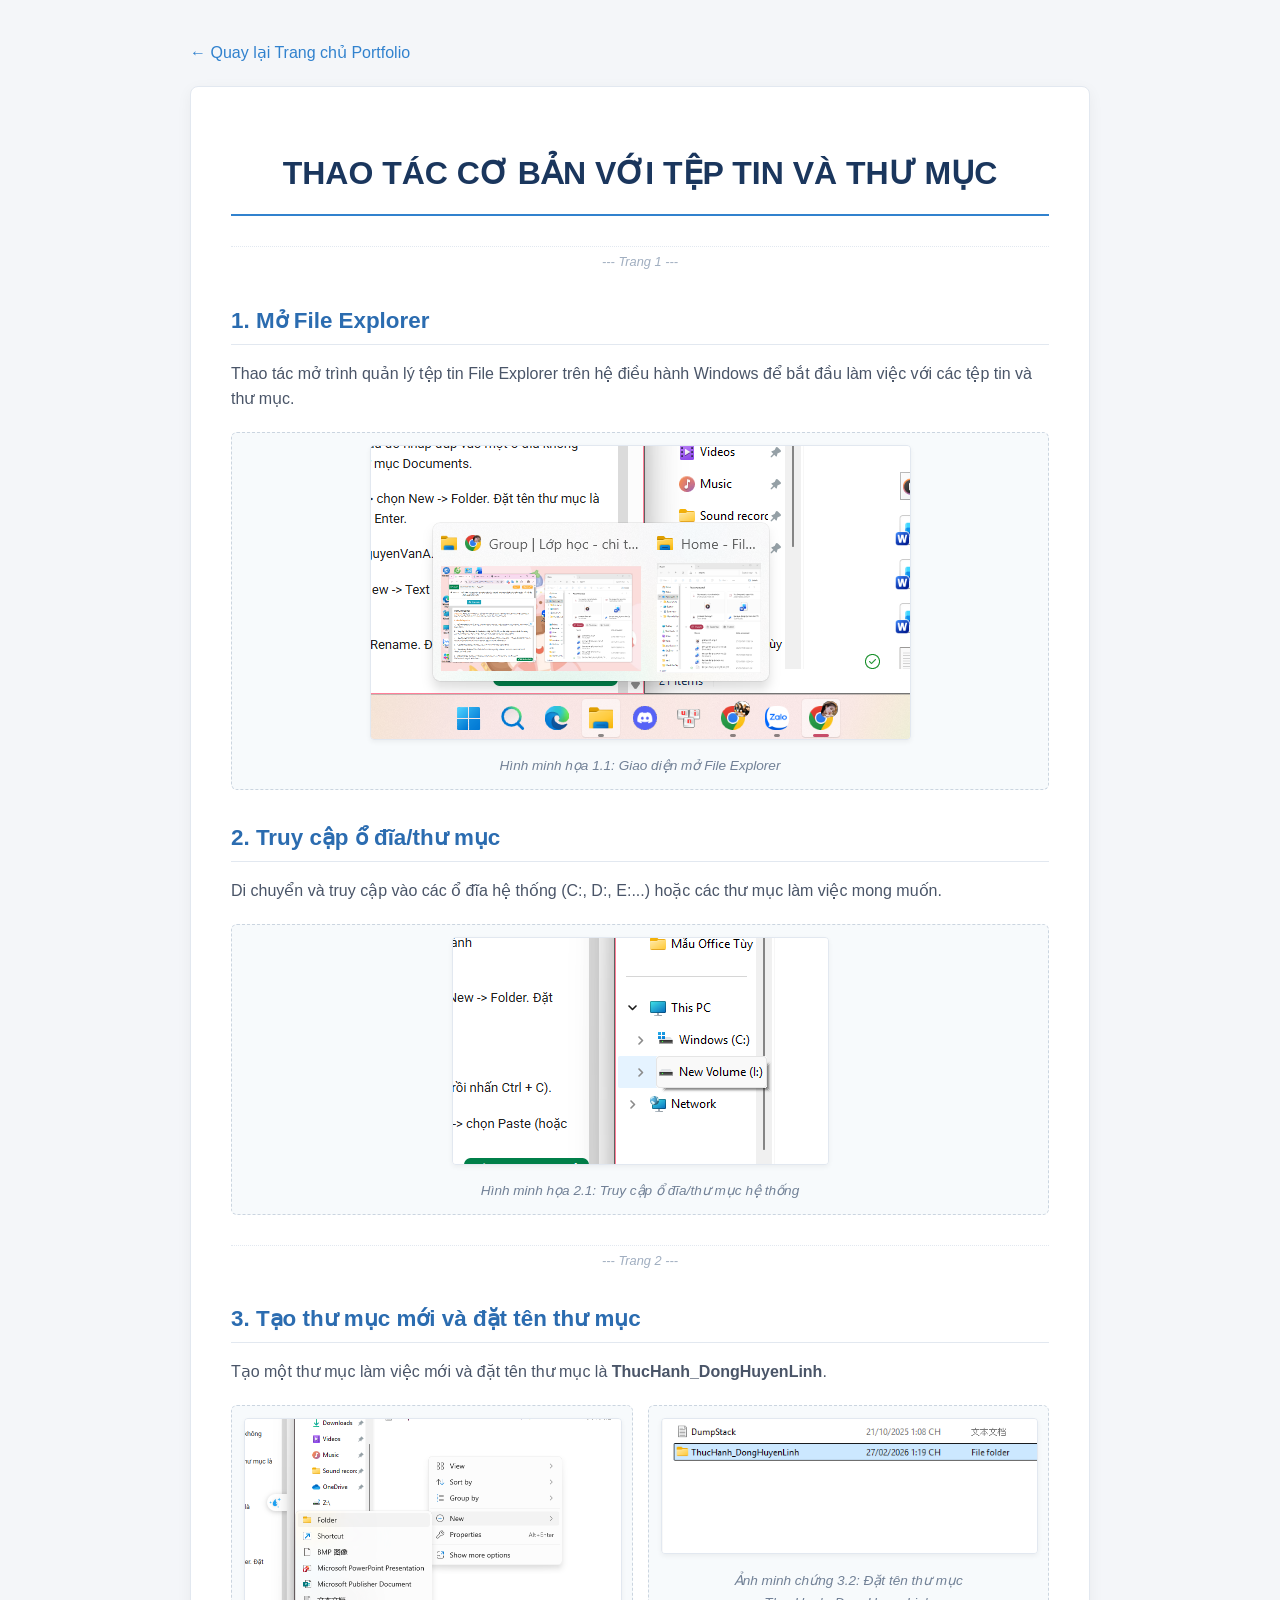
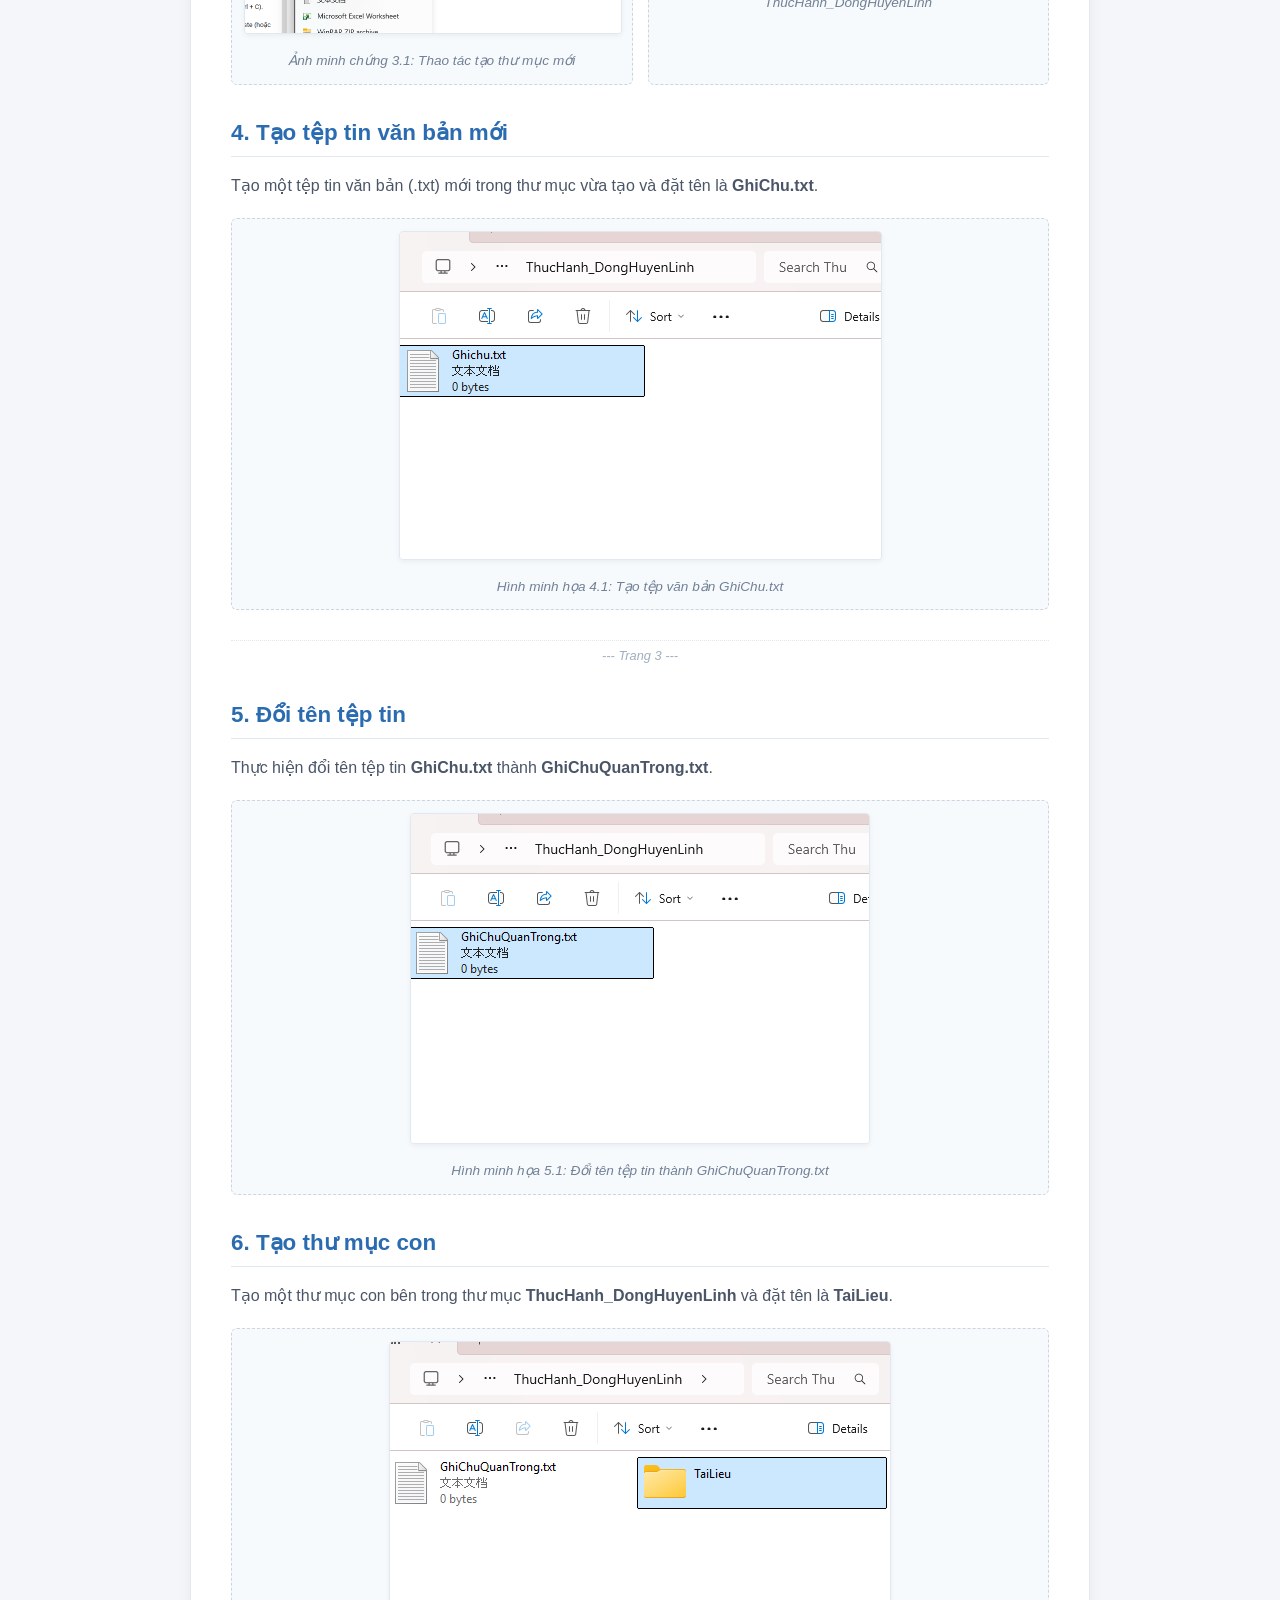
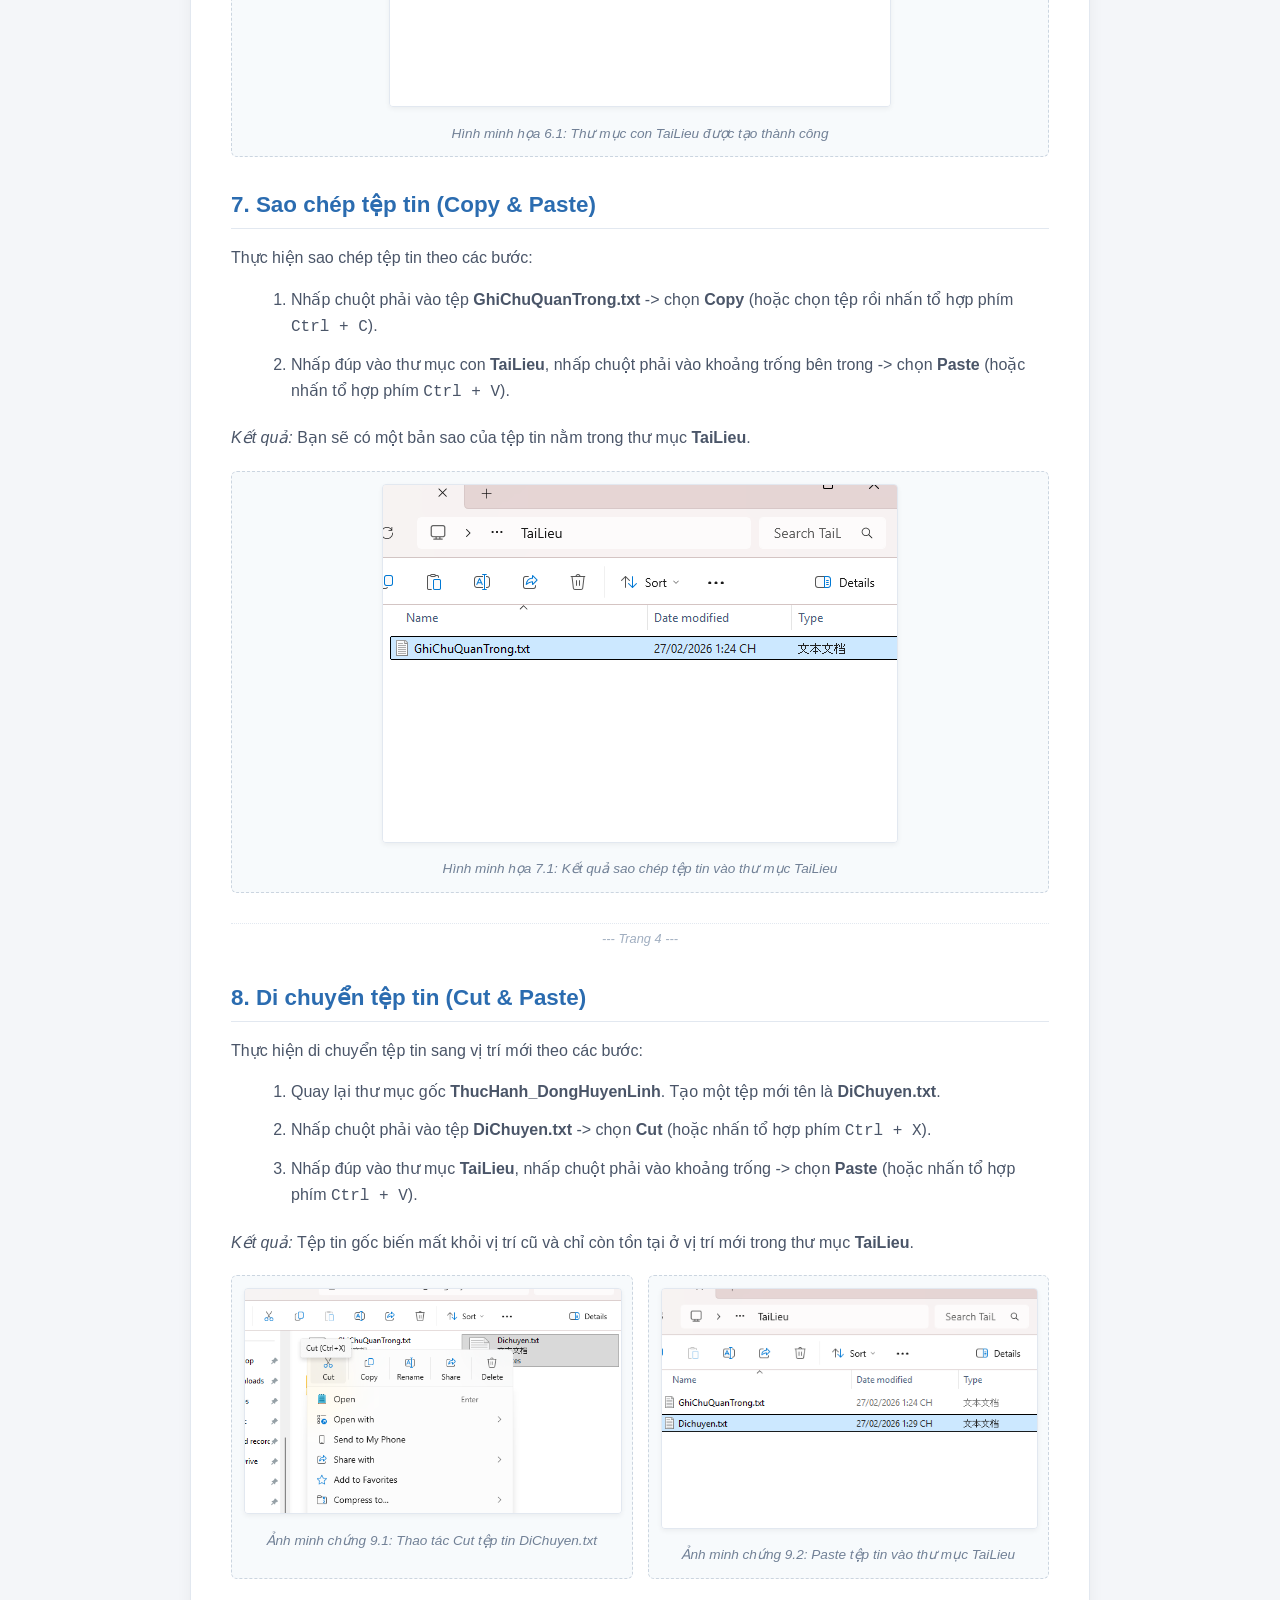
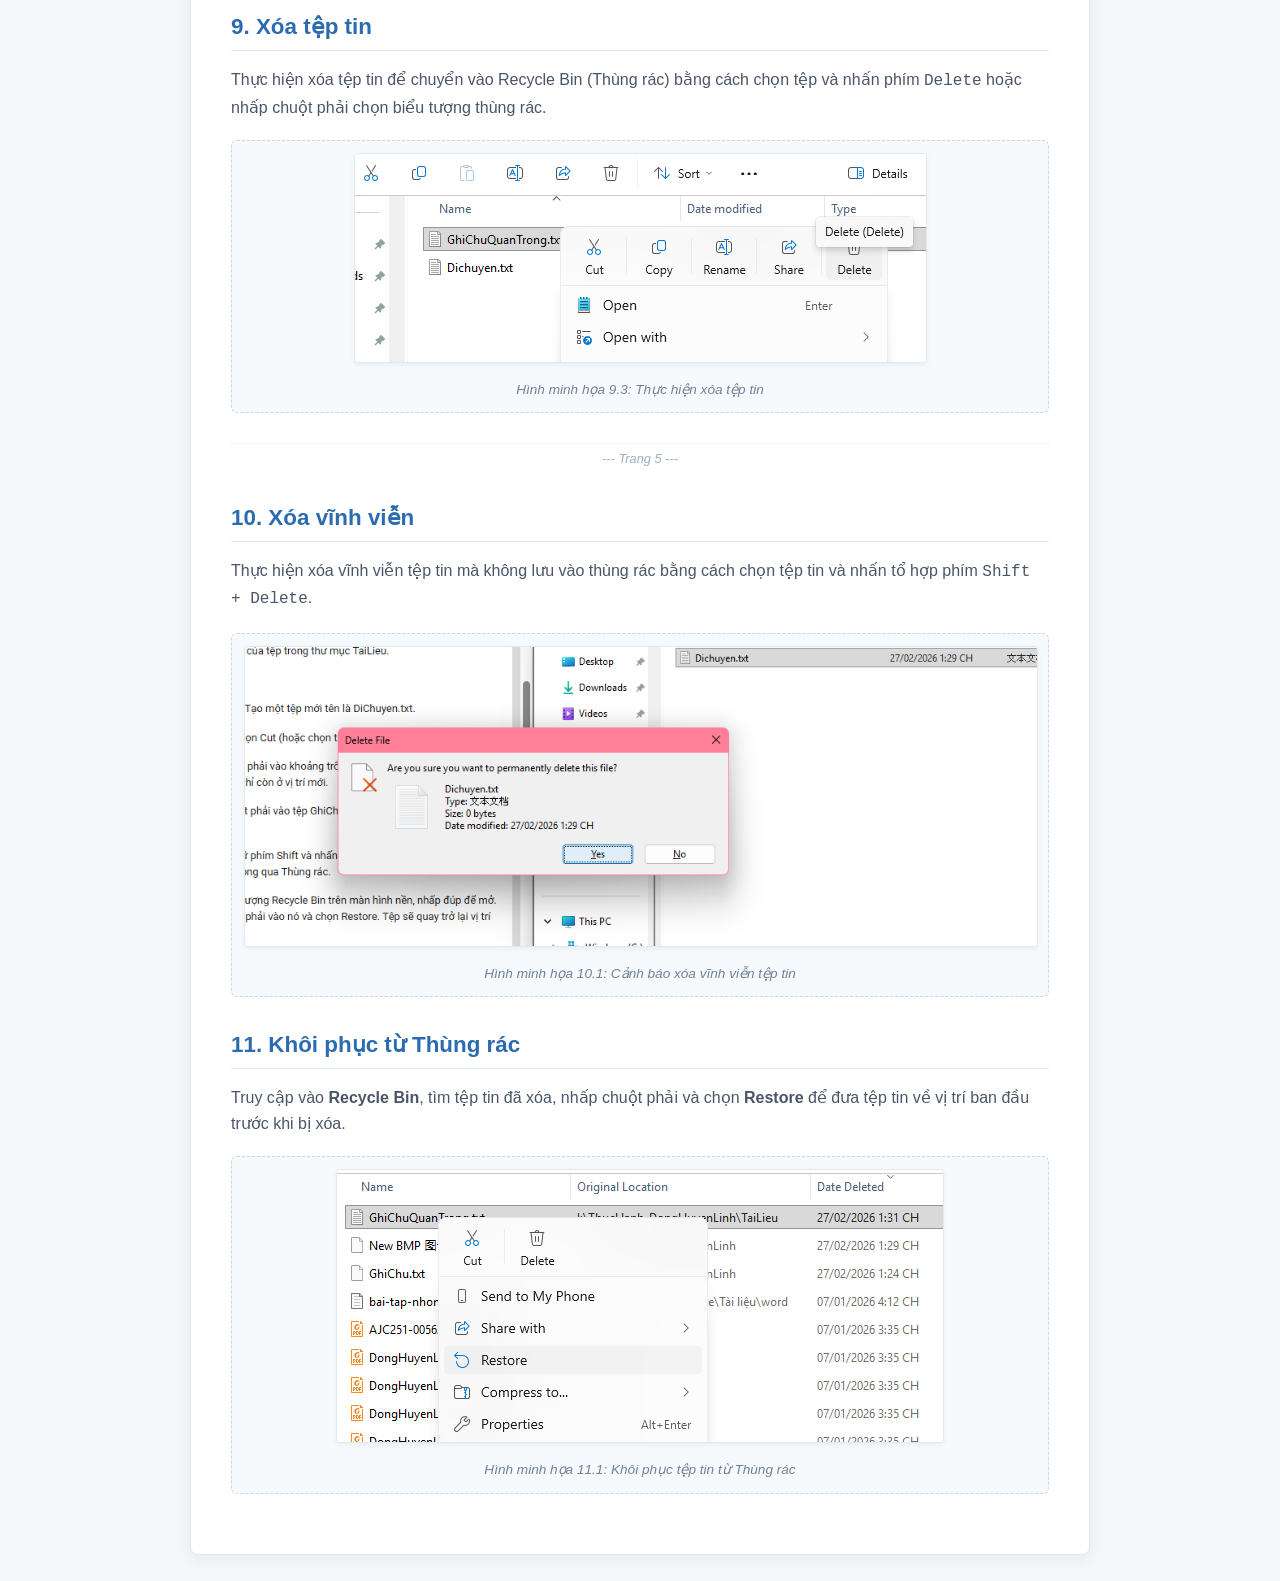
<file: PortfolioAssets/CHẶNG 1/index.html>
<!doctype html>
<html lang="vi">
  <head>
    <meta charset="UTF-8" />
    <meta name="viewport" content="width=device-width, initial-scale=1.0" />
    <title>Chặng 1: Thao tác cơ bản với tệp tin và thư mục</title>
    <style>
      body {
        font-family: "Segoe UI", Tahoma, Geneva, Verdana, sans-serif;
        line-height: 1.6;
        color: #333;
        max-width: 900px;
        margin: 0 auto;
        padding: 40px 20px;
        background-color: #f4f6f9;
      }
      .document-container {
        background-color: #fff;
        padding: 40px;
        border-radius: 8px;
        box-shadow: 0 4px 15px rgba(0, 0, 0, 0.05);
        border: 1px solid #e2e8f0;
      }
      .back-link {
        display: inline-block;
        margin-bottom: 20px;
        color: #3182ce;
        text-decoration: none;
        font-weight: 500;
        transition: color 0.2s;
      }
      .back-link:hover {
        color: #2b6cb0;
        text-decoration: underline;
      }
      h1 {
        font-size: 2rem;
        color: #1a365d;
        text-align: center;
        margin-bottom: 30px;
        border-bottom: 2px solid #3182ce;
        padding-bottom: 15px;
        text-transform: uppercase;
      }
      h2 {
        font-size: 1.4rem;
        color: #2b6cb0;
        margin-top: 30px;
        margin-bottom: 15px;
        border-bottom: 1px solid #e2e8f0;
        padding-bottom: 5px;
      }
      p,
      li {
        font-size: 1rem;
        color: #4a5568;
        margin-bottom: 12px;
      }
      ol {
        margin-left: 20px;
        margin-bottom: 20px;
      }
      ul {
        margin-left: 20px;
        margin-bottom: 10px;
        list-style-type: disc;
      }
      .image-group {
        display: flex;
        flex-wrap: wrap;
        gap: 15px;
        justify-content: center;
        margin: 20px 0;
      }
      .image-container {
        flex: 1;
        min-width: 280px;
        max-width: 100%;
        text-align: center;
        padding: 12px;
        background-color: #f7fafc;
        border: 1px dashed #cbd5e0;
        border-radius: 6px;
      }
      .image-container img {
        max-width: 100%;
        height: auto;
        border: 1px solid #e2e8f0;
        border-radius: 4px;
        box-shadow: 0 2px 5px rgba(0, 0, 0, 0.05);
      }
      .image-caption {
        font-size: 0.85rem;
        color: #718096;
        margin-top: 8px;
        font-style: italic;
      }
      .page-break-indicator {
        text-align: center;
        font-size: 0.8rem;
        color: #a0aec0;
        border-top: 1px dotted #e2e8f0;
        margin: 30px 0 15px 0;
        padding-top: 5px;
        font-style: italic;
      }
    </style>
  </head>
  <body>
    <a href="../index.html" class="back-link">← Quay lại Trang chủ Portfolio</a>

    <div class="document-container">
      <h1>Thao tác cơ bản với tệp tin và thư mục</h1>

      <div class="page-break-indicator">--- Trang 1 ---</div>

      <h2>1. Mở File Explorer</h2>
      <p>
        Thao tác mở trình quản lý tệp tin File Explorer trên hệ điều hành
        Windows để bắt đầu làm việc với các tệp tin và thư mục.
      </p>
      <div class="image-group">
        <div class="image-container">
          <img
            src="./extracted_images/image_page_1_1.png"
            alt="Mở File Explorer"
          />
          <div class="image-caption">
            Hình minh họa 1.1: Giao diện mở File Explorer
          </div>
        </div>
      </div>

      <h2>2. Truy cập ổ đĩa/thư mục</h2>
      <p>
        Di chuyển và truy cập vào các ổ đĩa hệ thống (C:, D:, E:...) hoặc các
        thư mục làm việc mong muốn.
      </p>
      <div class="image-group">
        <div class="image-container">
          <img
            src="./extracted_images/image_page_1_2.png"
            alt="Truy cập ổ đĩa/thư mục"
          />
          <div class="image-caption">
            Hình minh họa 2.1: Truy cập ổ đĩa/thư mục hệ thống
          </div>
        </div>
      </div>

      <div class="page-break-indicator">--- Trang 2 ---</div>

      <h2>3. Tạo thư mục mới và đặt tên thư mục</h2>
      <p>
        Tạo một thư mục làm việc mới và đặt tên thư mục là
        <strong>ThucHanh_DongHuyenLinh</strong>.
      </p>

      <div class="image-group">
        <div class="image-container">
          <img
            src="./extracted_images/image_page_2_1.png"
            alt="Ảnh minh chứng 3.1"
          />
          <div class="image-caption">
            Ảnh minh chứng 3.1: Thao tác tạo thư mục mới
          </div>
        </div>
        <div class="image-container">
          <img
            src="./extracted_images/image_page_2_2.png"
            alt="Ảnh minh chứng 3.2"
          />
          <div class="image-caption">
            Ảnh minh chứng 3.2: Đặt tên thư mục ThucHanh_DongHuyenLinh
          </div>
        </div>
      </div>

      <h2>4. Tạo tệp tin văn bản mới</h2>
      <p>
        Tạo một tệp tin văn bản (.txt) mới trong thư mục vừa tạo và đặt tên là
        <strong>GhiChu.txt</strong>.
      </p>
      <div class="image-group">
        <div class="image-container">
          <img
            src="./extracted_images/image_page_2_3.png"
            alt="Tạo tệp GhiChu.txt"
          />
          <div class="image-caption">
            Hình minh họa 4.1: Tạo tệp văn bản GhiChu.txt
          </div>
        </div>
      </div>

      <div class="page-break-indicator">--- Trang 3 ---</div>

      <h2>5. Đổi tên tệp tin</h2>
      <p>
        Thực hiện đổi tên tệp tin <strong>GhiChu.txt</strong> thành
        <strong>GhiChuQuanTrong.txt</strong>.
      </p>
      <div class="image-group">
        <div class="image-container">
          <img
            src="./extracted_images/image_page_3_1.png"
            alt="Đổi tên tệp tin"
          />
          <div class="image-caption">
            Hình minh họa 5.1: Đổi tên tệp tin thành GhiChuQuanTrong.txt
          </div>
        </div>
      </div>

      <h2>6. Tạo thư mục con</h2>
      <p>
        Tạo một thư mục con bên trong thư mục
        <strong>ThucHanh_DongHuyenLinh</strong> và đặt tên là
        <strong>TaiLieu</strong>.
      </p>
      <div class="image-group">
        <div class="image-container">
          <img
            src="./extracted_images/image_page_3_2.png"
            alt="Tạo thư mục con TaiLieu"
          />
          <div class="image-caption">
            Hình minh họa 6.1: Thư mục con TaiLieu được tạo thành công
          </div>
        </div>
      </div>

      <h2>7. Sao chép tệp tin (Copy & Paste)</h2>
      <p>Thực hiện sao chép tệp tin theo các bước:</p>
      <ol>
        <li>
          Nhấp chuột phải vào tệp <strong>GhiChuQuanTrong.txt</strong> -> chọn
          <strong>Copy</strong> (hoặc chọn tệp rồi nhấn tổ hợp phím
          <code>Ctrl + C</code>).
        </li>
        <li>
          Nhấp đúp vào thư mục con <strong>TaiLieu</strong>, nhấp chuột phải vào
          khoảng trống bên trong -> chọn <strong>Paste</strong> (hoặc nhấn tổ
          hợp phím <code>Ctrl + V</code>).
        </li>
      </ol>
      <p>
        <em>Kết quả:</em> Bạn sẽ có một bản sao của tệp tin nằm trong thư mục
        <strong>TaiLieu</strong>.
      </p>
      <div class="image-group">
        <div class="image-container">
          <img
            src="./extracted_images/image_page_3_3.png"
            alt="Sao chép tệp tin"
          />
          <div class="image-caption">
            Hình minh họa 7.1: Kết quả sao chép tệp tin vào thư mục TaiLieu
          </div>
        </div>
      </div>

      <div class="page-break-indicator">--- Trang 4 ---</div>

      <h2>8. Di chuyển tệp tin (Cut & Paste)</h2>
      <p>Thực hiện di chuyển tệp tin sang vị trí mới theo các bước:</p>
      <ol>
        <li>
          Quay lại thư mục gốc <strong>ThucHanh_DongHuyenLinh</strong>. Tạo một
          tệp mới tên là <strong>DiChuyen.txt</strong>.
        </li>
        <li>
          Nhấp chuột phải vào tệp <strong>DiChuyen.txt</strong> -> chọn
          <strong>Cut</strong> (hoặc nhấn tổ hợp phím <code>Ctrl + X</code>).
        </li>
        <li>
          Nhấp đúp vào thư mục <strong>TaiLieu</strong>, nhấp chuột phải vào
          khoảng trống -> chọn <strong>Paste</strong> (hoặc nhấn tổ hợp phím
          <code>Ctrl + V</code>).
        </li>
      </ol>
      <p>
        <em>Kết quả:</em> Tệp tin gốc biến mất khỏi vị trí cũ và chỉ còn tồn tại
        ở vị trí mới trong thư mục <strong>TaiLieu</strong>.
      </p>

      <div class="image-group">
        <div class="image-container">
          <img
            src="./extracted_images/image_page_4_1.png"
            alt="Ảnh minh chứng 9.1"
          />
          <div class="image-caption">
            Ảnh minh chứng 9.1: Thao tác Cut tệp tin DiChuyen.txt
          </div>
        </div>
        <div class="image-container">
          <img
            src="./extracted_images/image_page_4_2.png"
            alt="Ảnh minh chứng 9.2"
          />
          <div class="image-caption">
            Ảnh minh chứng 9.2: Paste tệp tin vào thư mục TaiLieu
          </div>
        </div>
      </div>

      <h2>9. Xóa tệp tin</h2>
      <p>
        Thực hiện xóa tệp tin để chuyển vào Recycle Bin (Thùng rác) bằng cách
        chọn tệp và nhấn phím <code>Delete</code> hoặc nhấp chuột phải chọn biểu
        tượng thùng rác.
      </p>
      <div class="image-group">
        <div class="image-container">
          <img src="./extracted_images/image_page_4_3.png" alt="Xóa tệp tin" />
          <div class="image-caption">
            Hình minh họa 9.3: Thực hiện xóa tệp tin
          </div>
        </div>
      </div>

      <div class="page-break-indicator">--- Trang 5 ---</div>

      <h2>10. Xóa vĩnh viễn</h2>
      <p>
        Thực hiện xóa vĩnh viễn tệp tin mà không lưu vào thùng rác bằng cách
        chọn tệp tin và nhấn tổ hợp phím <code>Shift + Delete</code>.
      </p>
      <div class="image-group">
        <div class="image-container">
          <img
            src="./extracted_images/image_page_5_1.png"
            alt="Xóa vĩnh viễn"
          />
          <div class="image-caption">
            Hình minh họa 10.1: Cảnh báo xóa vĩnh viễn tệp tin
          </div>
        </div>
      </div>

      <h2>11. Khôi phục từ Thùng rác</h2>
      <p>
        Truy cập vào <strong>Recycle Bin</strong>, tìm tệp tin đã xóa, nhấp
        chuột phải và chọn <strong>Restore</strong> để đưa tệp tin về vị trí ban
        đầu trước khi bị xóa.
      </p>
      <div class="image-group">
        <div class="image-container">
          <img
            src="./extracted_images/image_page_5_2.png"
            alt="Khôi phục từ Thùng rác"
          />
          <div class="image-caption">
            Hình minh họa 11.1: Khôi phục tệp tin từ Thùng rác
          </div>
        </div>
      </div>
    </div>
  </body>
</html>
</file>
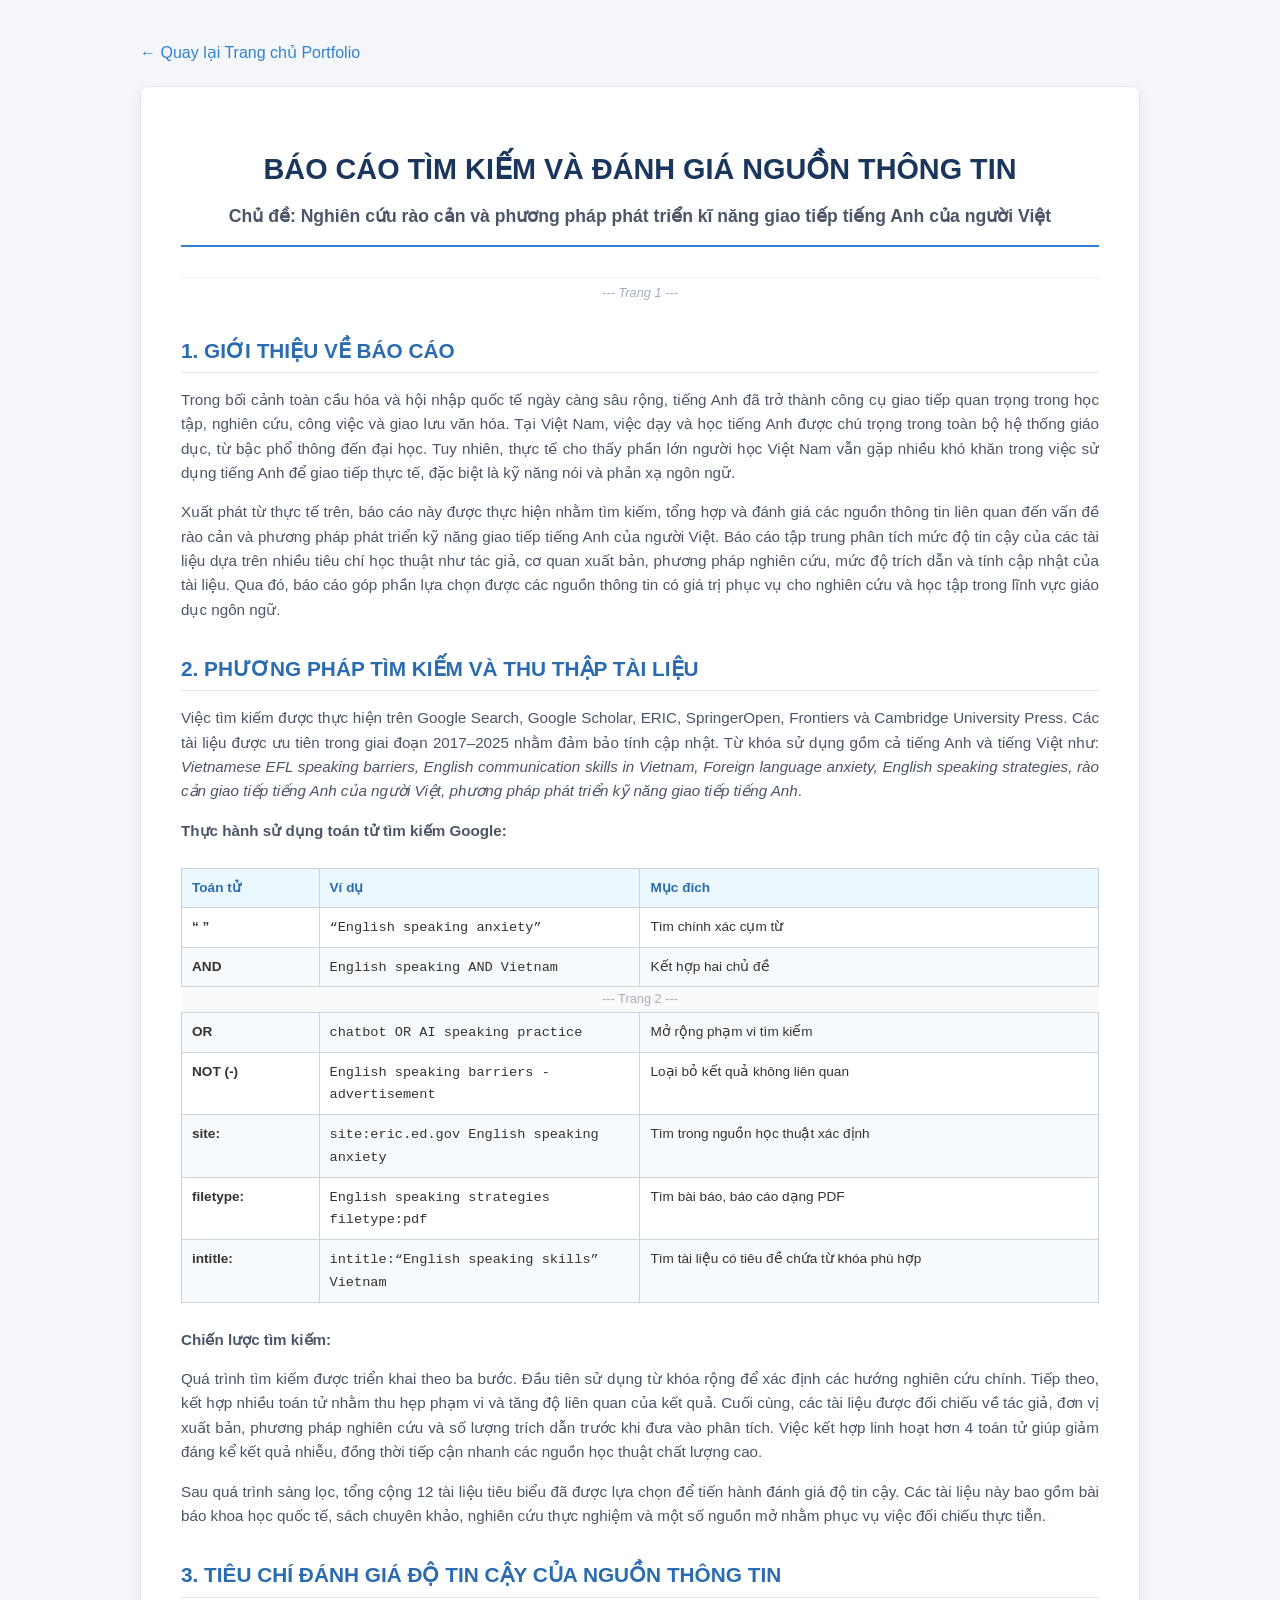
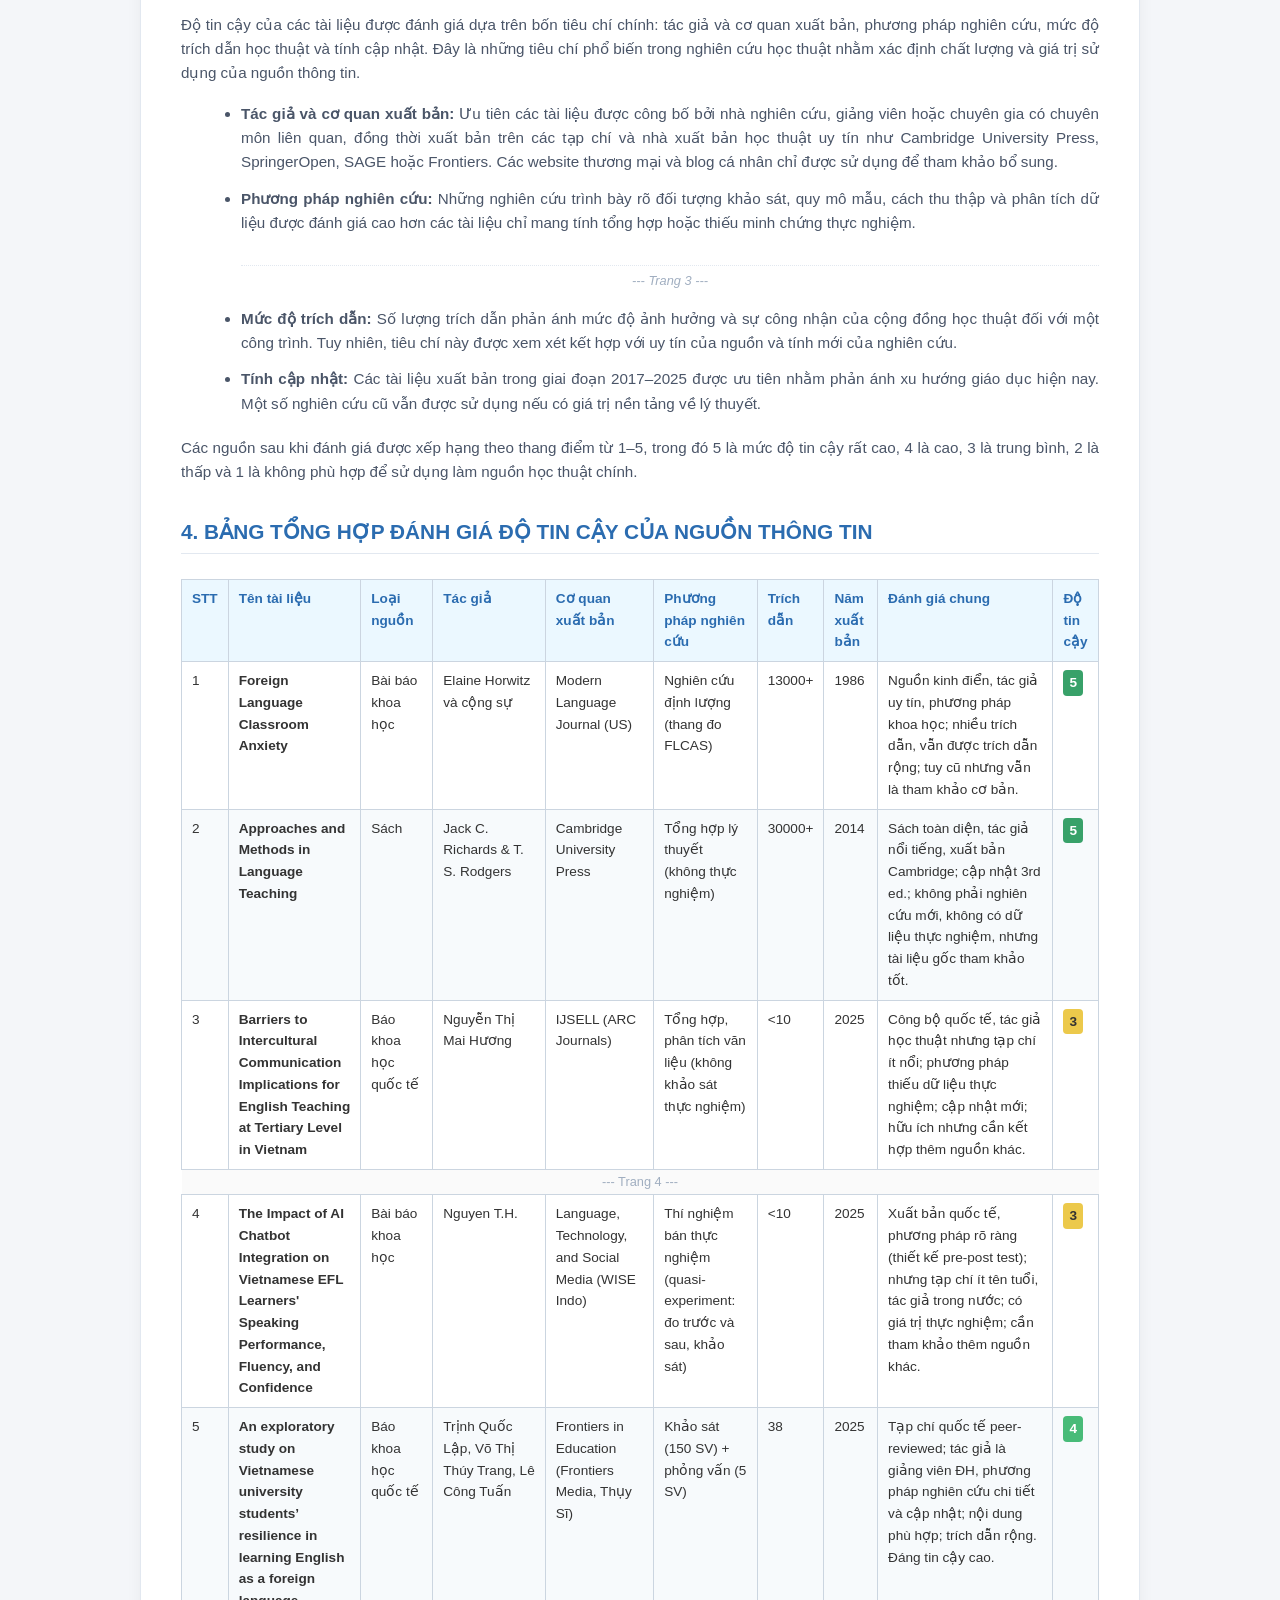
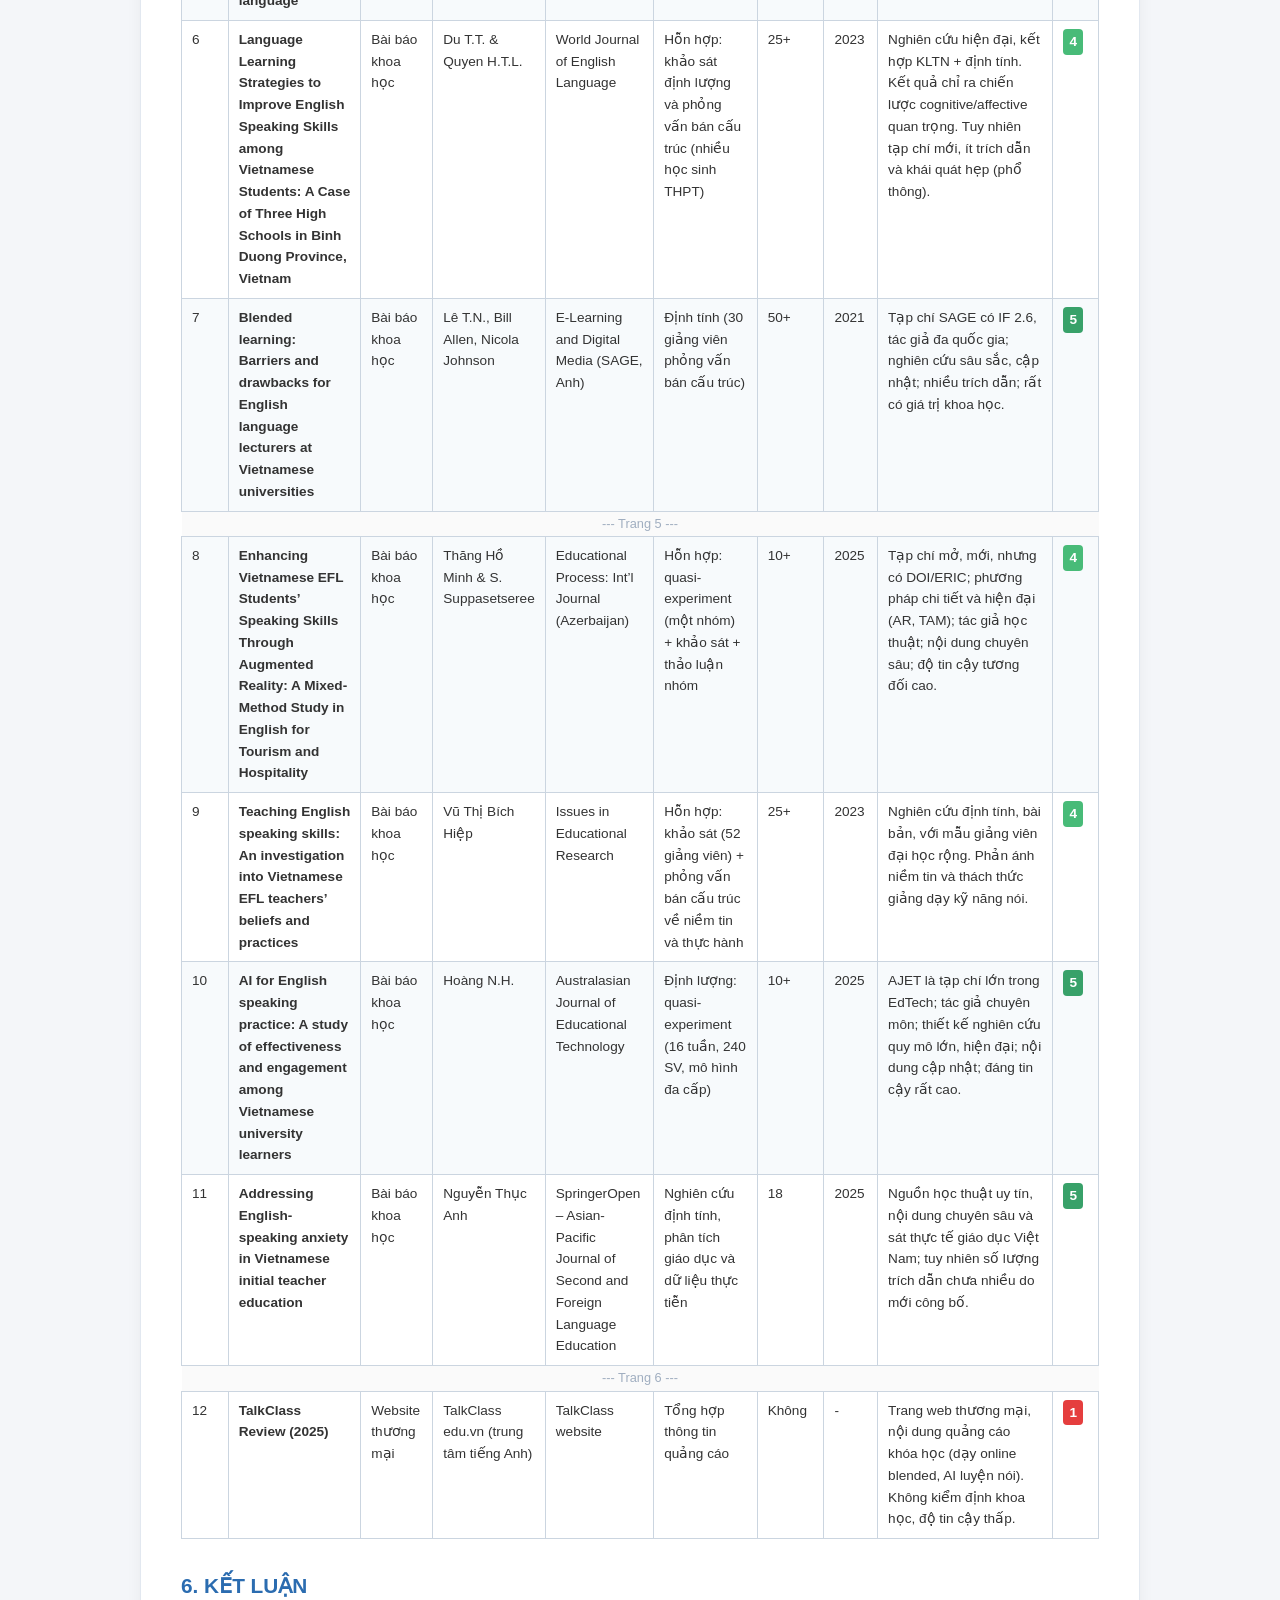
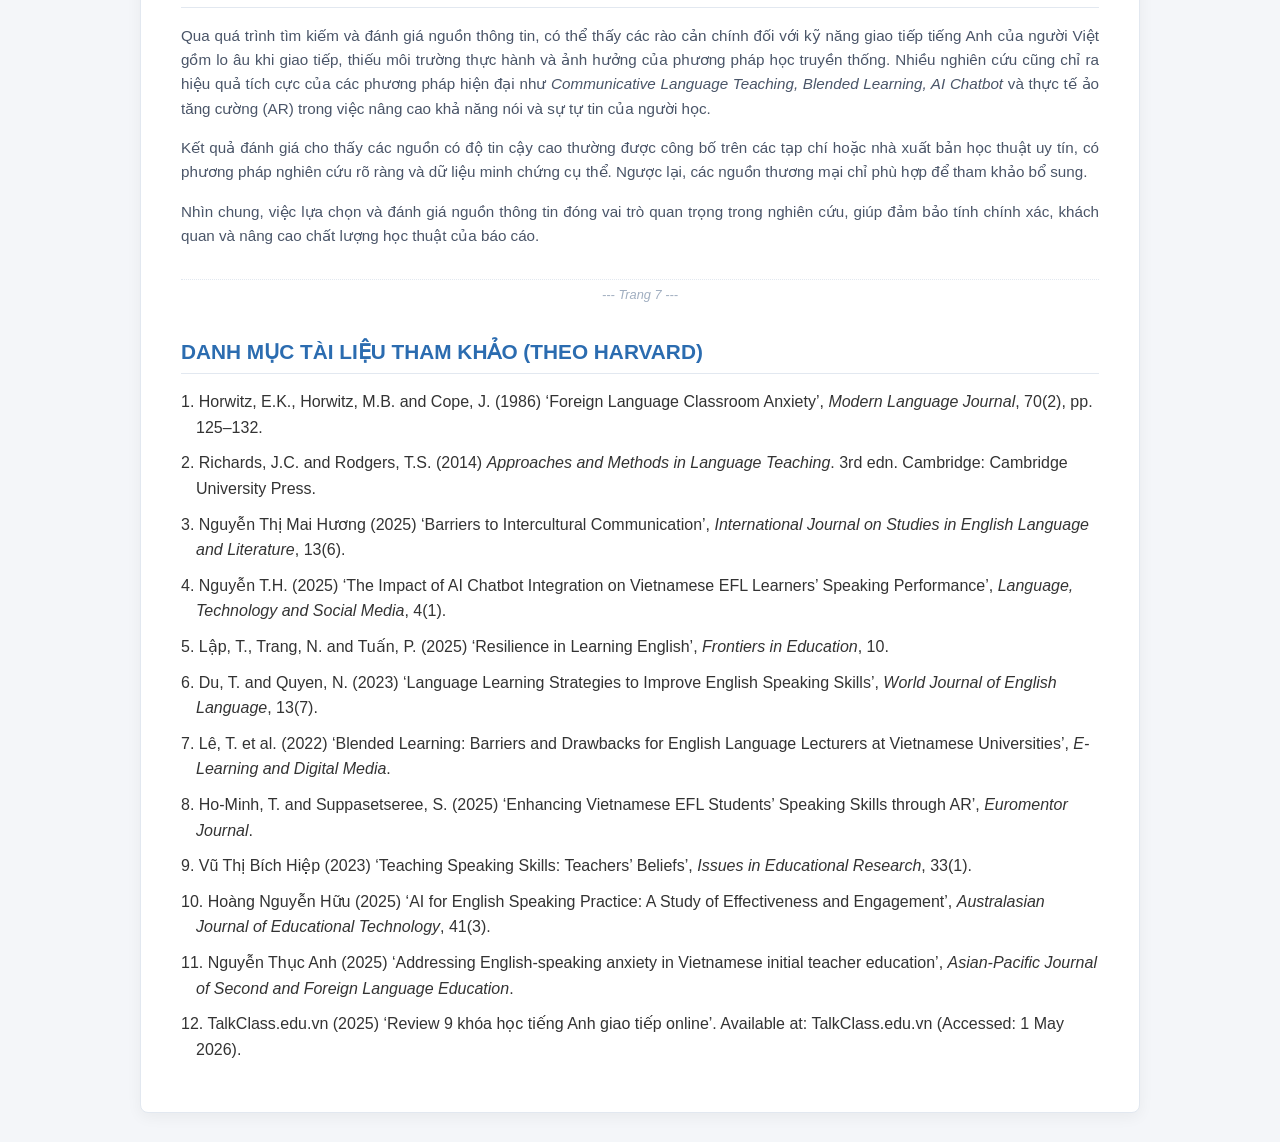
<file: PortfolioAssets/CHẶNG 2/index.html>
<!doctype html>
<html lang="vi">
  <head>
    <meta charset="UTF-8" />
    <meta name="viewport" content="width=device-width, initial-scale=1.0" />
    <title>Chặng 2: Báo cáo tìm kiếm và đánh giá thông tin</title>
    <style>
      body {
        font-family: "Segoe UI", Tahoma, Geneva, Verdana, sans-serif;
        line-height: 1.6;
        color: #333;
        max-width: 1000px;
        margin: 0 auto;
        padding: 40px 20px;
        background-color: #f4f6f9;
      }
      .document-container {
        background-color: #fff;
        padding: 40px;
        border-radius: 8px;
        box-shadow: 0 4px 15px rgba(0, 0, 0, 0.05);
        border: 1px solid #e2e8f0;
      }
      .back-link {
        display: inline-block;
        margin-bottom: 20px;
        color: #3182ce;
        text-decoration: none;
        font-weight: 500;
        transition: color 0.2s;
      }
      .back-link:hover {
        color: #2b6cb0;
        text-decoration: underline;
      }
      h1 {
        font-size: 1.8rem;
        color: #1a365d;
        text-align: center;
        margin-bottom: 10px;
        text-transform: uppercase;
      }
      .subtitle {
        text-align: center;
        font-size: 1.1rem;
        font-weight: bold;
        color: #4a5568;
        margin-bottom: 30px;
        border-bottom: 2px solid #3182ce;
        padding-bottom: 15px;
      }
      h2 {
        font-size: 1.3rem;
        color: #2b6cb0;
        margin-top: 30px;
        margin-bottom: 15px;
        border-bottom: 1px solid #e2e8f0;
        padding-bottom: 5px;
      }
      p,
      li {
        font-size: 0.95rem;
        color: #4a5568;
        margin-bottom: 12px;
        text-align: justify;
      }
      ul,
      ol {
        margin-left: 20px;
        margin-bottom: 20px;
      }
      .table-responsive {
        overflow-x: auto;
        margin: 25px 0;
      }
      table {
        width: 100%;
        border-collapse: collapse;
        font-size: 0.85rem;
        min-width: 800px;
      }
      th,
      td {
        border: 1px solid #cbd5e0;
        padding: 8px 10px;
        text-align: left;
        vertical-align: top;
      }
      th {
        background-color: #ebf8ff;
        color: #2b6cb0;
        font-weight: 600;
      }
      tr:nth-child(even) {
        background-color: #f7fafc;
      }
      .rating-badge {
        display: inline-block;
        padding: 2px 6px;
        border-radius: 4px;
        font-weight: bold;
        text-align: center;
        color: #fff;
      }
      .rating-5 {
        background-color: #38a169;
      }
      .rating-4 {
        background-color: #48bb78;
      }
      .rating-3 {
        background-color: #ecc94b;
        color: #333;
      }
      .rating-2 {
        background-color: #ed8936;
      }
      .rating-1 {
        background-color: #e53e3e;
      }
      .page-break-indicator {
        text-align: center;
        font-size: 0.8rem;
        color: #a0aec0;
        border-top: 1px dotted #e2e8f0;
        margin: 30px 0 15px 0;
        padding-top: 5px;
        font-style: italic;
      }
      .doc-list {
        margin-top: 15px;
      }
      .doc-item {
        margin-bottom: 10px;
        padding-left: 15px;
        text-indent: -15px;
      }
    </style>
  </head>
  <body>
    <a href="../index.html" class="back-link">← Quay lại Trang chủ Portfolio</a>

    <div class="document-container">
      <h1>Báo cáo tìm kiếm và đánh giá nguồn thông tin</h1>
      <div class="subtitle">
        Chủ đề: Nghiên cứu rào cản và phương pháp phát triển kĩ năng giao tiếp
        tiếng Anh của người Việt
      </div>

      <div class="page-break-indicator">--- Trang 1 ---</div>

      <h2>1. GIỚI THIỆU VỀ BÁO CÁO</h2>
      <p>
        Trong bối cảnh toàn cầu hóa và hội nhập quốc tế ngày càng sâu rộng,
        tiếng Anh đã trở thành công cụ giao tiếp quan trọng trong học tập,
        nghiên cứu, công việc và giao lưu văn hóa. Tại Việt Nam, việc dạy và học
        tiếng Anh được chú trọng trong toàn bộ hệ thống giáo dục, từ bậc phổ
        thông đến đại học. Tuy nhiên, thực tế cho thấy phần lớn người học Việt
        Nam vẫn gặp nhiều khó khăn trong việc sử dụng tiếng Anh để giao tiếp
        thực tế, đặc biệt là kỹ năng nói và phản xạ ngôn ngữ.
      </p>
      <p>
        Xuất phát từ thực tế trên, báo cáo này được thực hiện nhằm tìm kiếm,
        tổng hợp và đánh giá các nguồn thông tin liên quan đến vấn đề rào cản và
        phương pháp phát triển kỹ năng giao tiếp tiếng Anh của người Việt. Báo
        cáo tập trung phân tích mức độ tin cậy của các tài liệu dựa trên nhiều
        tiêu chí học thuật như tác giả, cơ quan xuất bản, phương pháp nghiên
        cứu, mức độ trích dẫn và tính cập nhật của tài liệu. Qua đó, báo cáo góp
        phần lựa chọn được các nguồn thông tin có giá trị phục vụ cho nghiên cứu
        và học tập trong lĩnh vực giáo dục ngôn ngữ.
      </p>

      <h2>2. PHƯƠNG PHÁP TÌM KIẾM VÀ THU THẬP TÀI LIỆU</h2>
      <p>
        Việc tìm kiếm được thực hiện trên Google Search, Google Scholar, ERIC,
        SpringerOpen, Frontiers và Cambridge University Press. Các tài liệu được
        ưu tiên trong giai đoạn 2017–2025 nhằm đảm bảo tính cập nhật. Từ khóa sử
        dụng gồm cả tiếng Anh và tiếng Việt như:
        <em
          >Vietnamese EFL speaking barriers, English communication skills in
          Vietnam, Foreign language anxiety, English speaking strategies, rào
          cản giao tiếp tiếng Anh của người Việt, phương pháp phát triển kỹ năng
          giao tiếp tiếng Anh</em
        >.
      </p>

      <p><strong>Thực hành sử dụng toán tử tìm kiếm Google:</strong></p>
      <div class="table-responsive">
        <table>
          <thead>
            <tr>
              <th style="width: 15%">Toán tử</th>
              <th style="width: 35%">Ví dụ</th>
              <th style="width: 50%">Mục đích</th>
            </tr>
          </thead>
          <tbody>
            <tr>
              <td><strong>“ ”</strong></td>
              <td><code>“English speaking anxiety”</code></td>
              <td>Tìm chính xác cụm từ</td>
            </tr>
            <tr>
              <td><strong>AND</strong></td>
              <td><code>English speaking AND Vietnam</code></td>
              <td>Kết hợp hai chủ đề</td>
            </tr>
            <tr class="page-break-indicator-row">
              <td
                colspan="3"
                style="
                  text-align: center;
                  background: #fafafa;
                  font-size: 0.8rem;
                  color: #a0aec0;
                  border: none;
                  padding: 2px;
                "
              >
                --- Trang 2 ---
              </td>
            </tr>
            <tr>
              <td><strong>OR</strong></td>
              <td><code>chatbot OR AI speaking practice</code></td>
              <td>Mở rộng phạm vi tìm kiếm</td>
            </tr>
            <tr>
              <td><strong>NOT (-)</strong></td>
              <td><code>English speaking barriers -advertisement</code></td>
              <td>Loại bỏ kết quả không liên quan</td>
            </tr>
            <tr>
              <td><strong>site:</strong></td>
              <td><code>site:eric.ed.gov English speaking anxiety</code></td>
              <td>Tìm trong nguồn học thuật xác định</td>
            </tr>
            <tr>
              <td><strong>filetype:</strong></td>
              <td><code>English speaking strategies filetype:pdf</code></td>
              <td>Tìm bài báo, báo cáo dạng PDF</td>
            </tr>
            <tr>
              <td><strong>intitle:</strong></td>
              <td><code>intitle:“English speaking skills” Vietnam</code></td>
              <td>Tìm tài liệu có tiêu đề chứa từ khóa phù hợp</td>
            </tr>
          </tbody>
        </table>
      </div>

      <p><strong>Chiến lược tìm kiếm:</strong></p>
      <p>
        Quá trình tìm kiếm được triển khai theo ba bước. Đầu tiên sử dụng từ
        khóa rộng để xác định các hướng nghiên cứu chính. Tiếp theo, kết hợp
        nhiều toán tử nhằm thu hẹp phạm vi và tăng độ liên quan của kết quả.
        Cuối cùng, các tài liệu được đối chiếu về tác giả, đơn vị xuất bản,
        phương pháp nghiên cứu và số lượng trích dẫn trước khi đưa vào phân
        tích. Việc kết hợp linh hoạt hơn 4 toán tử giúp giảm đáng kể kết quả
        nhiễu, đồng thời tiếp cận nhanh các nguồn học thuật chất lượng cao.
      </p>
      <p>
        Sau quá trình sàng lọc, tổng cộng 12 tài liệu tiêu biểu đã được lựa chọn
        để tiến hành đánh giá độ tin cậy. Các tài liệu này bao gồm bài báo khoa
        học quốc tế, sách chuyên khảo, nghiên cứu thực nghiệm và một số nguồn mở
        nhằm phục vụ việc đối chiếu thực tiễn.
      </p>

      <h2>3. TIÊU CHÍ ĐÁNH GIÁ ĐỘ TIN CẬY CỦA NGUỒN THÔNG TIN</h2>
      <p>
        Độ tin cậy của các tài liệu được đánh giá dựa trên bốn tiêu chí chính:
        tác giả và cơ quan xuất bản, phương pháp nghiên cứu, mức độ trích dẫn
        học thuật và tính cập nhật. Đây là những tiêu chí phổ biến trong nghiên
        cứu học thuật nhằm xác định chất lượng và giá trị sử dụng của nguồn
        thông tin.
      </p>
      <ul>
        <li>
          <strong>Tác giả và cơ quan xuất bản:</strong> Ưu tiên các tài liệu
          được công bố bởi nhà nghiên cứu, giảng viên hoặc chuyên gia có chuyên
          môn liên quan, đồng thời xuất bản trên các tạp chí và nhà xuất bản học
          thuật uy tín như Cambridge University Press, SpringerOpen, SAGE hoặc
          Frontiers. Các website thương mại và blog cá nhân chỉ được sử dụng để
          tham khảo bổ sung.
        </li>
        <li>
          <strong>Phương pháp nghiên cứu:</strong> Những nghiên cứu trình bày rõ
          đối tượng khảo sát, quy mô mẫu, cách thu thập và phân tích dữ liệu
          được đánh giá cao hơn các tài liệu chỉ mang tính tổng hợp hoặc thiếu
          minh chứng thực nghiệm.
        </li>
        <div class="page-break-indicator">--- Trang 3 ---</div>
        <li>
          <strong>Mức độ trích dẫn:</strong> Số lượng trích dẫn phản ánh mức độ
          ảnh hưởng và sự công nhận của cộng đồng học thuật đối với một công
          trình. Tuy nhiên, tiêu chí này được xem xét kết hợp với uy tín của
          nguồn và tính mới của nghiên cứu.
        </li>
        <li>
          <strong>Tính cập nhật:</strong> Các tài liệu xuất bản trong giai đoạn
          2017–2025 được ưu tiên nhằm phản ánh xu hướng giáo dục hiện nay. Một
          số nghiên cứu cũ vẫn được sử dụng nếu có giá trị nền tảng về lý
          thuyết.
        </li>
      </ul>
      <p>
        Các nguồn sau khi đánh giá được xếp hạng theo thang điểm từ 1–5, trong
        đó 5 là mức độ tin cậy rất cao, 4 là cao, 3 là trung bình, 2 là thấp và
        1 là không phù hợp để sử dụng làm nguồn học thuật chính.
      </p>

      <h2>4. BẢNG TỔNG HỢP ĐÁNH GIÁ ĐỘ TIN CẬY CỦA NGUỒN THÔNG TIN</h2>
      <div class="table-responsive">
        <table>
          <thead>
            <tr>
              <th style="width: 4%">STT</th>
              <th style="width: 15%">Tên tài liệu</th>
              <th style="width: 8%">Loại nguồn</th>
              <th style="width: 10%">Tác giả</th>
              <th style="width: 12%">Cơ quan xuất bản</th>
              <th style="width: 12%">Phương pháp nghiên cứu</th>
              <th style="width: 6%">Trích dẫn</th>
              <th style="width: 6%">Năm xuất bản</th>
              <th style="width: 22%">Đánh giá chung</th>
              <th style="width: 5%">Độ tin cậy</th>
            </tr>
          </thead>
          <tbody>
            <!-- Tài liệu 1 -->
            <tr>
              <td>1</td>
              <td><strong>Foreign Language Classroom Anxiety</strong></td>
              <td>Bài báo khoa học</td>
              <td>Elaine Horwitz và cộng sự</td>
              <td>Modern Language Journal (US)</td>
              <td>Nghiên cứu định lượng (thang đo FLCAS)</td>
              <td>13000+</td>
              <td>1986</td>
              <td>
                Nguồn kinh điển, tác giả uy tín, phương pháp khoa học; nhiều
                trích dẫn, vẫn được trích dẫn rộng; tuy cũ nhưng vẫn là tham
                khảo cơ bản.
              </td>
              <td><span class="rating-badge rating-5">5</span></td>
            </tr>
            <!-- Tài liệu 2 -->
            <tr>
              <td>2</td>
              <td>
                <strong>Approaches and Methods in Language Teaching</strong>
              </td>
              <td>Sách</td>
              <td>Jack C. Richards & T. S. Rodgers</td>
              <td>Cambridge University Press</td>
              <td>Tổng hợp lý thuyết (không thực nghiệm)</td>
              <td>30000+</td>
              <td>2014</td>
              <td>
                Sách toàn diện, tác giả nổi tiếng, xuất bản Cambridge; cập nhật
                3rd ed.; không phải nghiên cứu mới, không có dữ liệu thực
                nghiệm, nhưng tài liệu gốc tham khảo tốt.
              </td>
              <td><span class="rating-badge rating-5">5</span></td>
            </tr>
            <!-- Tài liệu 3 -->
            <tr>
              <td>3</td>
              <td>
                <strong
                  >Barriers to Intercultural Communication Implications for
                  English Teaching at Tertiary Level in Vietnam</strong
                >
              </td>
              <td>Báo khoa học quốc tế</td>
              <td>Nguyễn Thị Mai Hương</td>
              <td>IJSELL (ARC Journals)</td>
              <td>Tổng hợp, phân tích văn liệu (không khảo sát thực nghiệm)</td>
              <td>&lt;10</td>
              <td>2025</td>
              <td>
                Công bộ quốc tế, tác giả học thuật nhưng tạp chí ít nổi; phương
                pháp thiếu dữ liệu thực nghiệm; cập nhật mới; hữu ích nhưng cần
                kết hợp thêm nguồn khác.
              </td>
              <td><span class="rating-badge rating-3">3</span></td>
            </tr>
            <tr class="page-break-indicator-row">
              <td
                colspan="10"
                style="
                  text-align: center;
                  background: #fafafa;
                  font-size: 0.8rem;
                  color: #a0aec0;
                  border: none;
                  padding: 2px;
                "
              >
                --- Trang 4 ---
              </td>
            </tr>
            <!-- Tài liệu 4 -->
            <tr>
              <td>4</td>
              <td>
                <strong
                  >The Impact of AI Chatbot Integration on Vietnamese EFL
                  Learners' Speaking Performance, Fluency, and
                  Confidence</strong
                >
              </td>
              <td>Bài báo khoa học</td>
              <td>Nguyen T.H.</td>
              <td>Language, Technology, and Social Media (WISE Indo)</td>
              <td>
                Thí nghiệm bán thực nghiệm (quasi-experiment: đo trước và sau,
                khảo sát)
              </td>
              <td>&lt;10</td>
              <td>2025</td>
              <td>
                Xuất bản quốc tế, phương pháp rõ ràng (thiết kế pre-post test);
                nhưng tạp chí ít tên tuổi, tác giả trong nước; có giá trị thực
                nghiệm; cần tham khảo thêm nguồn khác.
              </td>
              <td><span class="rating-badge rating-3">3</span></td>
            </tr>
            <!-- Tài liệu 5 -->
            <tr>
              <td>5</td>
              <td>
                <strong
                  >An exploratory study on Vietnamese university students’
                  resilience in learning English as a foreign language</strong
                >
              </td>
              <td>Báo khoa học quốc tế</td>
              <td>Trịnh Quốc Lập, Võ Thị Thúy Trang, Lê Công Tuấn</td>
              <td>Frontiers in Education (Frontiers Media, Thụy Sĩ)</td>
              <td>Khảo sát (150 SV) + phỏng vấn (5 SV)</td>
              <td>38</td>
              <td>2025</td>
              <td>
                Tạp chí quốc tế peer-reviewed; tác giả là giảng viên ĐH, phương
                pháp nghiên cứu chi tiết và cập nhật; nội dung phù hợp; trích
                dẫn rộng. Đáng tin cậy cao.
              </td>
              <td><span class="rating-badge rating-4">4</span></td>
            </tr>
            <!-- Tài liệu 6 -->
            <tr>
              <td>6</td>
              <td>
                <strong
                  >Language Learning Strategies to Improve English Speaking
                  Skills among Vietnamese Students: A Case of Three High Schools
                  in Binh Duong Province, Vietnam</strong
                >
              </td>
              <td>Bài báo khoa học</td>
              <td>Du T.T. & Quyen H.T.L.</td>
              <td>World Journal of English Language</td>
              <td>
                Hỗn hợp: khảo sát định lượng và phỏng vấn bán cấu trúc (nhiều
                học sinh THPT)
              </td>
              <td>25+</td>
              <td>2023</td>
              <td>
                Nghiên cứu hiện đại, kết hợp KLTN + định tính. Kết quả chỉ ra
                chiến lược cognitive/affective quan trọng. Tuy nhiên tạp chí
                mới, ít trích dẫn và khái quát hẹp (phổ thông).
              </td>
              <td><span class="rating-badge rating-4">4</span></td>
            </tr>
            <!-- Tài liệu 7 -->
            <tr>
              <td>7</td>
              <td>
                <strong
                  >Blended learning: Barriers and drawbacks for English language
                  lecturers at Vietnamese universities</strong
                >
              </td>
              <td>Bài báo khoa học</td>
              <td>Lê T.N., Bill Allen, Nicola Johnson</td>
              <td>E-Learning and Digital Media (SAGE, Anh)</td>
              <td>Định tính (30 giảng viên phỏng vấn bán cấu trúc)</td>
              <td>50+</td>
              <td>2021</td>
              <td>
                Tạp chí SAGE có IF 2.6, tác giả đa quốc gia; nghiên cứu sâu sắc,
                cập nhật; nhiều trích dẫn; rất có giá trị khoa học.
              </td>
              <td><span class="rating-badge rating-5">5</span></td>
            </tr>
            <tr class="page-break-indicator-row">
              <td
                colspan="10"
                style="
                  text-align: center;
                  background: #fafafa;
                  font-size: 0.8rem;
                  color: #a0aec0;
                  border: none;
                  padding: 2px;
                "
              >
                --- Trang 5 ---
              </td>
            </tr>
            <!-- Tài liệu 8 -->
            <tr>
              <td>8</td>
              <td>
                <strong
                  >Enhancing Vietnamese EFL Students’ Speaking Skills Through
                  Augmented Reality: A Mixed-Method Study in English for Tourism
                  and Hospitality</strong
                >
              </td>
              <td>Bài báo khoa học</td>
              <td>Thăng Hồ Minh & S. Suppasetseree</td>
              <td>Educational Process: Int’l Journal (Azerbaijan)</td>
              <td>
                Hỗn hợp: quasi-experiment (một nhóm) + khảo sát + thảo luận nhóm
              </td>
              <td>10+</td>
              <td>2025</td>
              <td>
                Tạp chí mở, mới, nhưng có DOI/ERIC; phương pháp chi tiết và hiện
                đại (AR, TAM); tác giả học thuật; nội dung chuyên sâu; độ tin
                cậy tương đối cao.
              </td>
              <td><span class="rating-badge rating-4">4</span></td>
            </tr>
            <!-- Tài liệu 9 -->
            <tr>
              <td>9</td>
              <td>
                <strong
                  >Teaching English speaking skills: An investigation into
                  Vietnamese EFL teachers’ beliefs and practices</strong
                >
              </td>
              <td>Bài báo khoa học</td>
              <td>Vũ Thị Bích Hiệp</td>
              <td>Issues in Educational Research</td>
              <td>
                Hỗn hợp: khảo sát (52 giảng viên) + phỏng vấn bán cấu trúc về
                niềm tin và thực hành
              </td>
              <td>25+</td>
              <td>2023</td>
              <td>
                Nghiên cứu định tính, bài bản, với mẫu giảng viên đại học rộng.
                Phản ánh niềm tin và thách thức giảng dạy kỹ năng nói.
              </td>
              <td><span class="rating-badge rating-4">4</span></td>
            </tr>
            <!-- Tài liệu 10 -->
            <tr>
              <td>10</td>
              <td>
                <strong
                  >AI for English speaking practice: A study of effectiveness
                  and engagement among Vietnamese university learners</strong
                >
              </td>
              <td>Bài báo khoa học</td>
              <td>Hoàng N.H.</td>
              <td>Australasian Journal of Educational Technology</td>
              <td>
                Định lượng: quasi-experiment (16 tuần, 240 SV, mô hình đa cấp)
              </td>
              <td>10+</td>
              <td>2025</td>
              <td>
                AJET là tạp chí lớn trong EdTech; tác giả chuyên môn; thiết kế
                nghiên cứu quy mô lớn, hiện đại; nội dung cập nhật; đáng tin cậy
                rất cao.
              </td>
              <td><span class="rating-badge rating-5">5</span></td>
            </tr>
            <!-- Tài liệu 11 -->
            <tr>
              <td>11</td>
              <td>
                <strong
                  >Addressing English-speaking anxiety in Vietnamese initial
                  teacher education</strong
                >
              </td>
              <td>Bài báo khoa học</td>
              <td>Nguyễn Thục Anh</td>
              <td>
                SpringerOpen – Asian-Pacific Journal of Second and Foreign
                Language Education
              </td>
              <td>
                Nghiên cứu định tính, phân tích giáo dục và dữ liệu thực tiễn
              </td>
              <td>18</td>
              <td>2025</td>
              <td>
                Nguồn học thuật uy tín, nội dung chuyên sâu và sát thực tế giáo
                dục Việt Nam; tuy nhiên số lượng trích dẫn chưa nhiều do mới
                công bố.
              </td>
              <td><span class="rating-badge rating-5">5</span></td>
            </tr>
            <tr class="page-break-indicator-row">
              <td
                colspan="10"
                style="
                  text-align: center;
                  background: #fafafa;
                  font-size: 0.8rem;
                  color: #a0aec0;
                  border: none;
                  padding: 2px;
                "
              >
                --- Trang 6 ---
              </td>
            </tr>
            <!-- Tài liệu 12 -->
            <tr>
              <td>12</td>
              <td><strong>TalkClass Review (2025)</strong></td>
              <td>Website thương mại</td>
              <td>TalkClass edu.vn (trung tâm tiếng Anh)</td>
              <td>TalkClass website</td>
              <td>Tổng hợp thông tin quảng cáo</td>
              <td>Không</td>
              <td>-</td>
              <td>
                Trang web thương mại, nội dung quảng cáo khóa học (dạy online
                blended, AI luyện nói). Không kiểm định khoa học, độ tin cậy
                thấp.
              </td>
              <td><span class="rating-badge rating-1">1</span></td>
            </tr>
          </tbody>
        </table>
      </div>

      <h2>6. KẾT LUẬN</h2>
      <p>
        Qua quá trình tìm kiếm và đánh giá nguồn thông tin, có thể thấy các rào
        cản chính đối với kỹ năng giao tiếp tiếng Anh của người Việt gồm lo âu
        khi giao tiếp, thiếu môi trường thực hành và ảnh hưởng của phương pháp
        học truyền thống. Nhiều nghiên cứu cũng chỉ ra hiệu quả tích cực của các
        phương pháp hiện đại như
        <em>Communicative Language Teaching, Blended Learning, AI Chatbot</em>
        và thực tế ảo tăng cường (AR) trong việc nâng cao khả năng nói và sự tự
        tin của người học.
      </p>
      <p>
        Kết quả đánh giá cho thấy các nguồn có độ tin cậy cao thường được công
        bố trên các tạp chí hoặc nhà xuất bản học thuật uy tín, có phương pháp
        nghiên cứu rõ ràng và dữ liệu minh chứng cụ thể. Ngược lại, các nguồn
        thương mại chỉ phù hợp để tham khảo bổ sung.
      </p>
      <p>
        Nhìn chung, việc lựa chọn và đánh giá nguồn thông tin đóng vai trò quan
        trọng trong nghiên cứu, giúp đảm bảo tính chính xác, khách quan và nâng
        cao chất lượng học thuật của báo cáo.
      </p>

      <div class="page-break-indicator">--- Trang 7 ---</div>

      <h2>DANH MỤC TÀI LIỆU THAM KHẢO (THEO HARVARD)</h2>
      <div class="doc-list">
        <div class="doc-item">
          1. Horwitz, E.K., Horwitz, M.B. and Cope, J. (1986) ‘Foreign Language
          Classroom Anxiety’, <em>Modern Language Journal</em>, 70(2), pp.
          125–132.
        </div>
        <div class="doc-item">
          2. Richards, J.C. and Rodgers, T.S. (2014)
          <em>Approaches and Methods in Language Teaching</em>. 3rd edn.
          Cambridge: Cambridge University Press.
        </div>
        <div class="doc-item">
          3. Nguyễn Thị Mai Hương (2025) ‘Barriers to Intercultural
          Communication’,
          <em
            >International Journal on Studies in English Language and
            Literature</em
          >, 13(6).
        </div>
        <div class="doc-item">
          4. Nguyễn T.H. (2025) ‘The Impact of AI Chatbot Integration on
          Vietnamese EFL Learners’ Speaking Performance’,
          <em>Language, Technology and Social Media</em>, 4(1).
        </div>
        <div class="doc-item">
          5. Lập, T., Trang, N. and Tuấn, P. (2025) ‘Resilience in Learning
          English’, <em>Frontiers in Education</em>, 10.
        </div>
        <div class="doc-item">
          6. Du, T. and Quyen, N. (2023) ‘Language Learning Strategies to
          Improve English Speaking Skills’,
          <em>World Journal of English Language</em>, 13(7).
        </div>
        <div class="doc-item">
          7. Lê, T. et al. (2022) ‘Blended Learning: Barriers and Drawbacks for
          English Language Lecturers at Vietnamese Universities’,
          <em>E-Learning and Digital Media</em>.
        </div>
        <div class="doc-item">
          8. Ho-Minh, T. and Suppasetseree, S. (2025) ‘Enhancing Vietnamese EFL
          Students’ Speaking Skills through AR’, <em>Euromentor Journal</em>.
        </div>
        <div class="doc-item">
          9. Vũ Thị Bích Hiệp (2023) ‘Teaching Speaking Skills: Teachers’
          Beliefs’, <em>Issues in Educational Research</em>, 33(1).
        </div>
        <div class="doc-item">
          10. Hoàng Nguyễn Hữu (2025) ‘AI for English Speaking Practice: A Study
          of Effectiveness and Engagement’,
          <em>Australasian Journal of Educational Technology</em>, 41(3).
        </div>
        <div class="doc-item">
          11. Nguyễn Thục Anh (2025) ‘Addressing English-speaking anxiety in
          Vietnamese initial teacher education’,
          <em>Asian-Pacific Journal of Second and Foreign Language Education</em
          >.
        </div>
        <div class="doc-item">
          12. TalkClass.edu.vn (2025) ‘Review 9 khóa học tiếng Anh giao tiếp
          online’. Available at: TalkClass.edu.vn (Accessed: 1 May 2026).
        </div>
      </div>
    </div>
  </body>
</html>
</file>
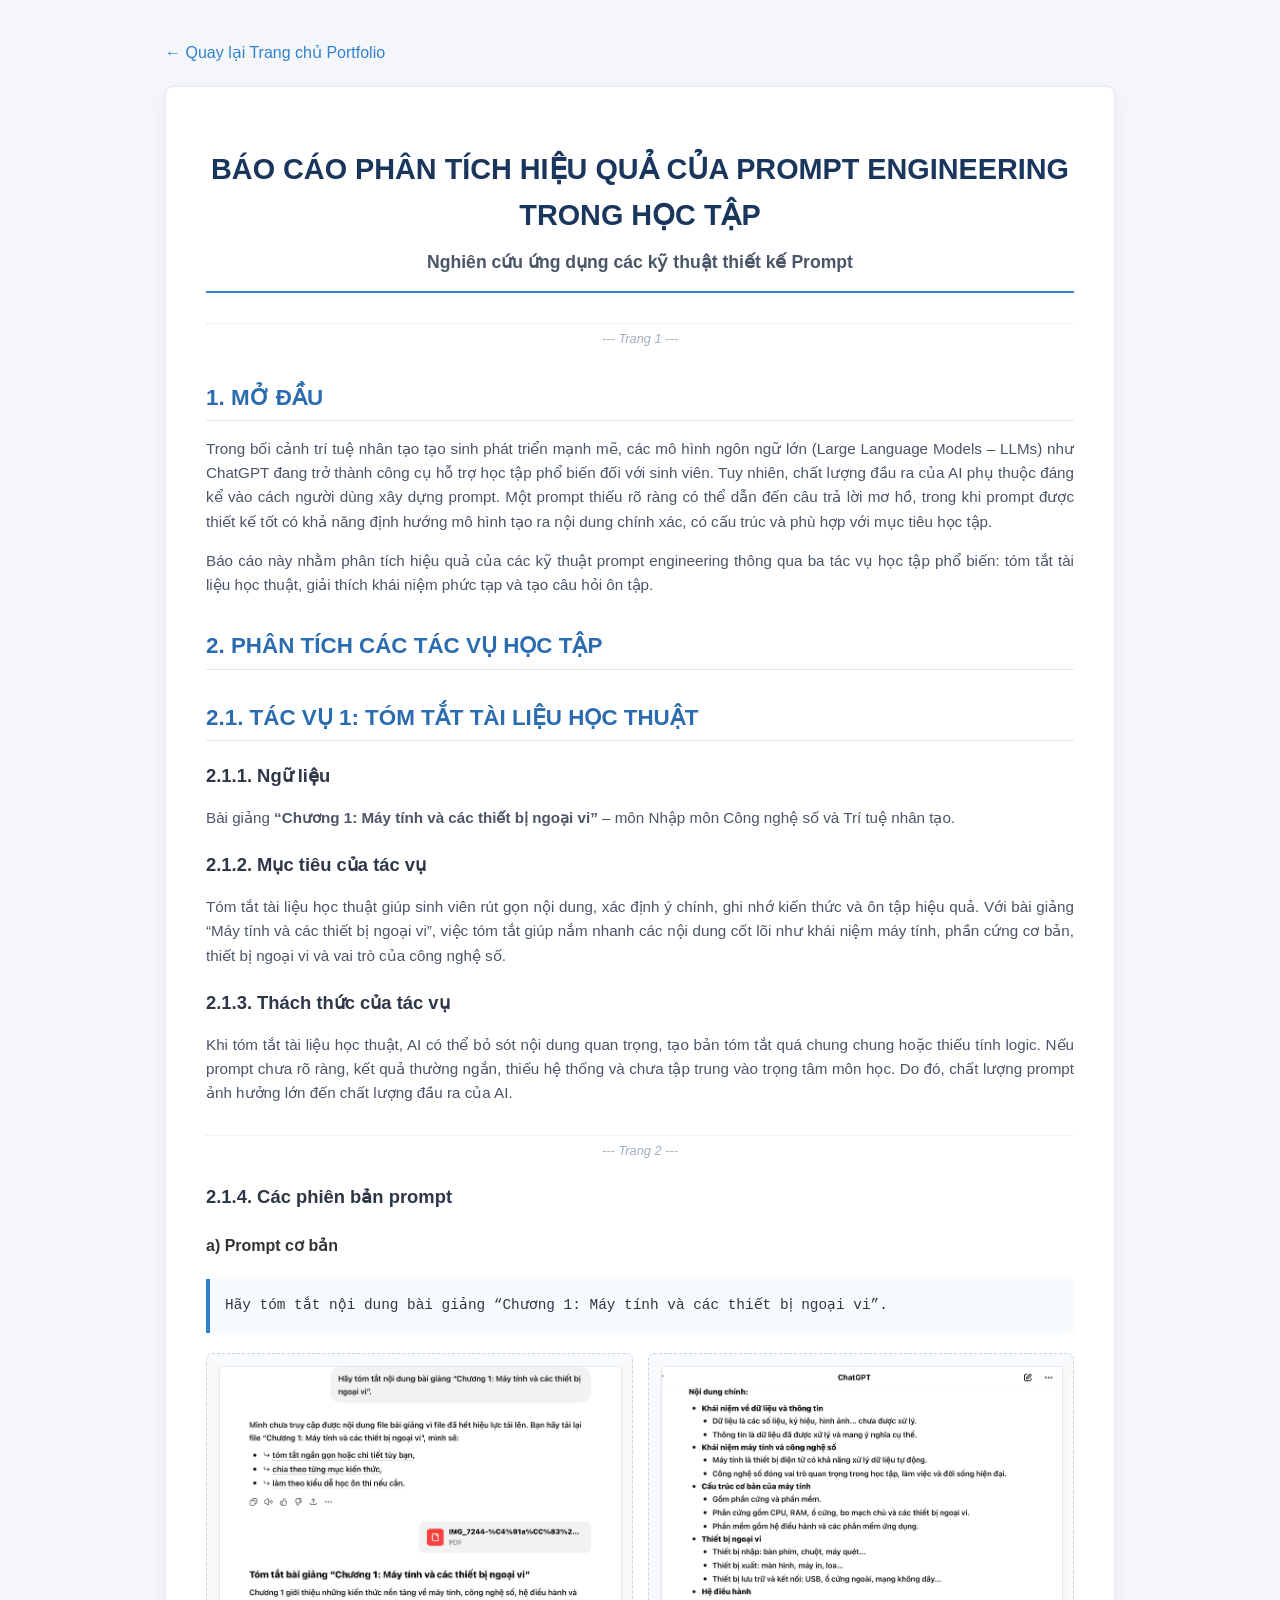
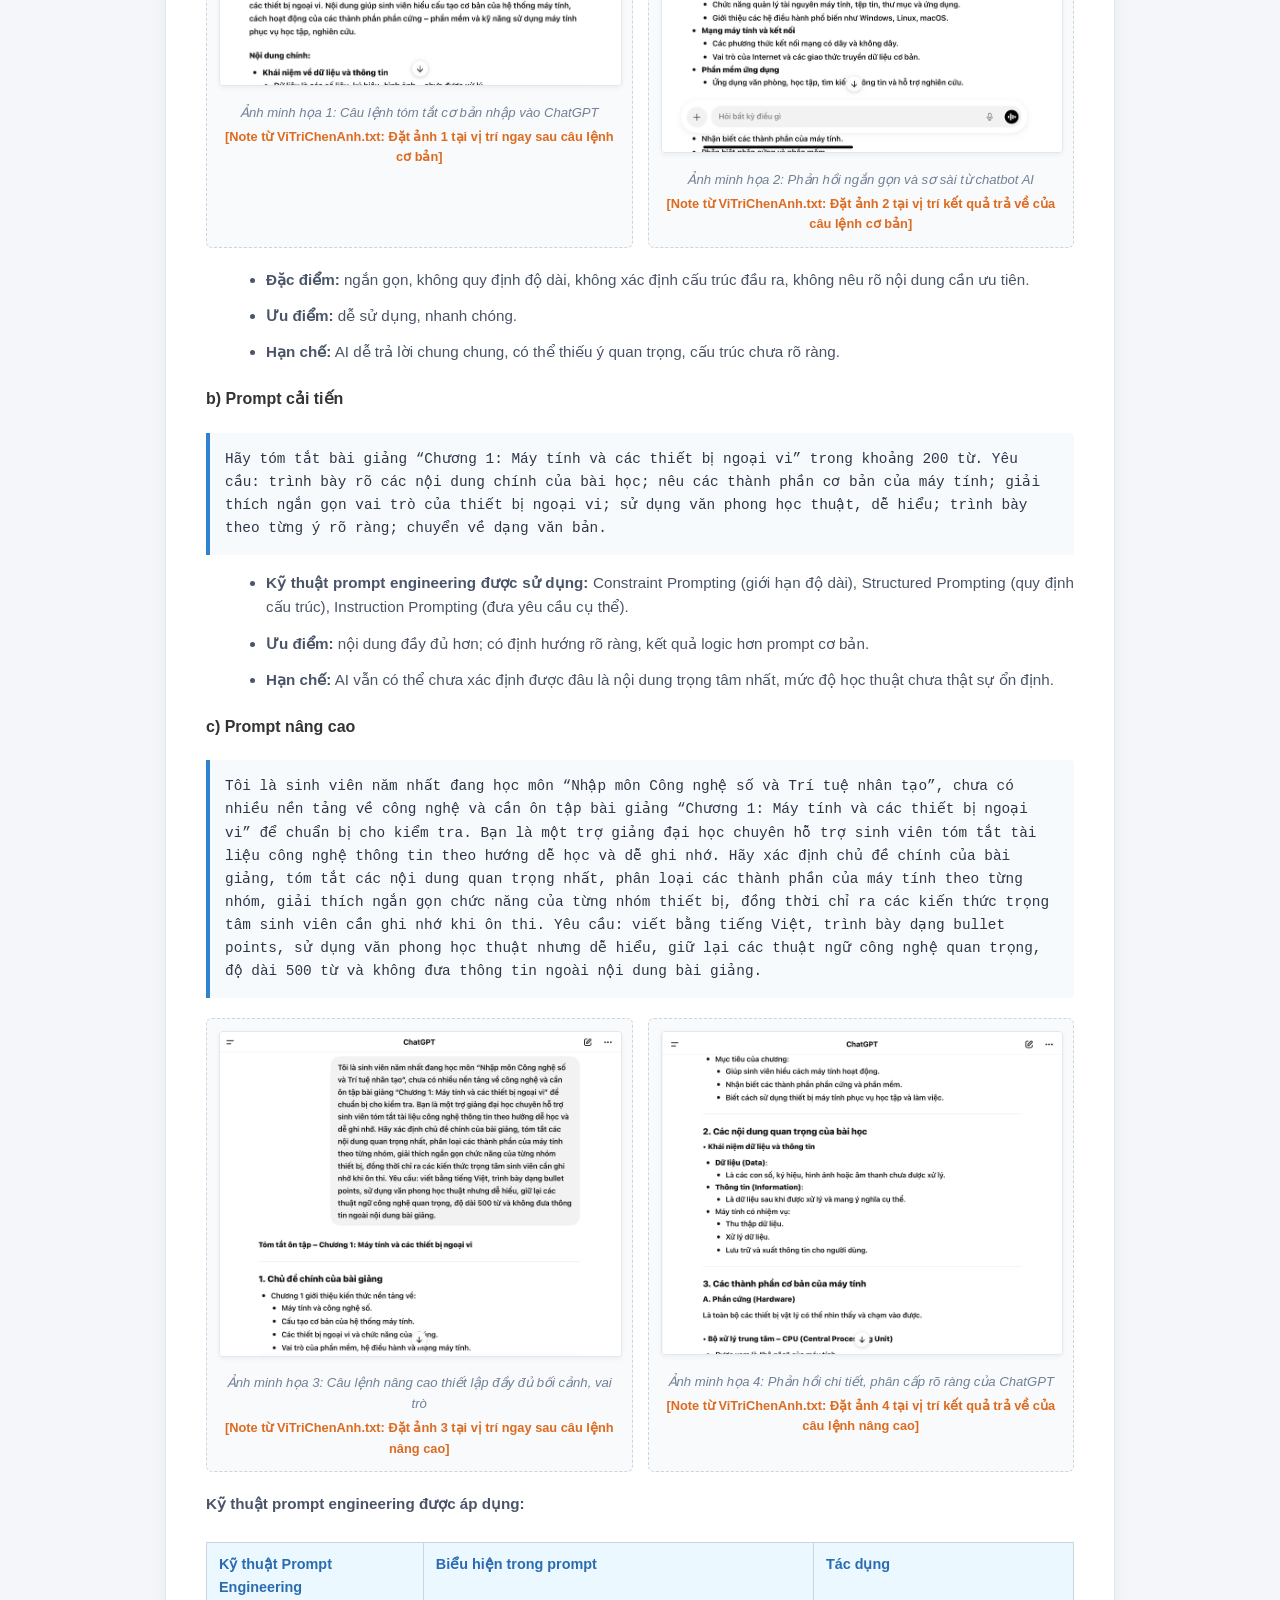
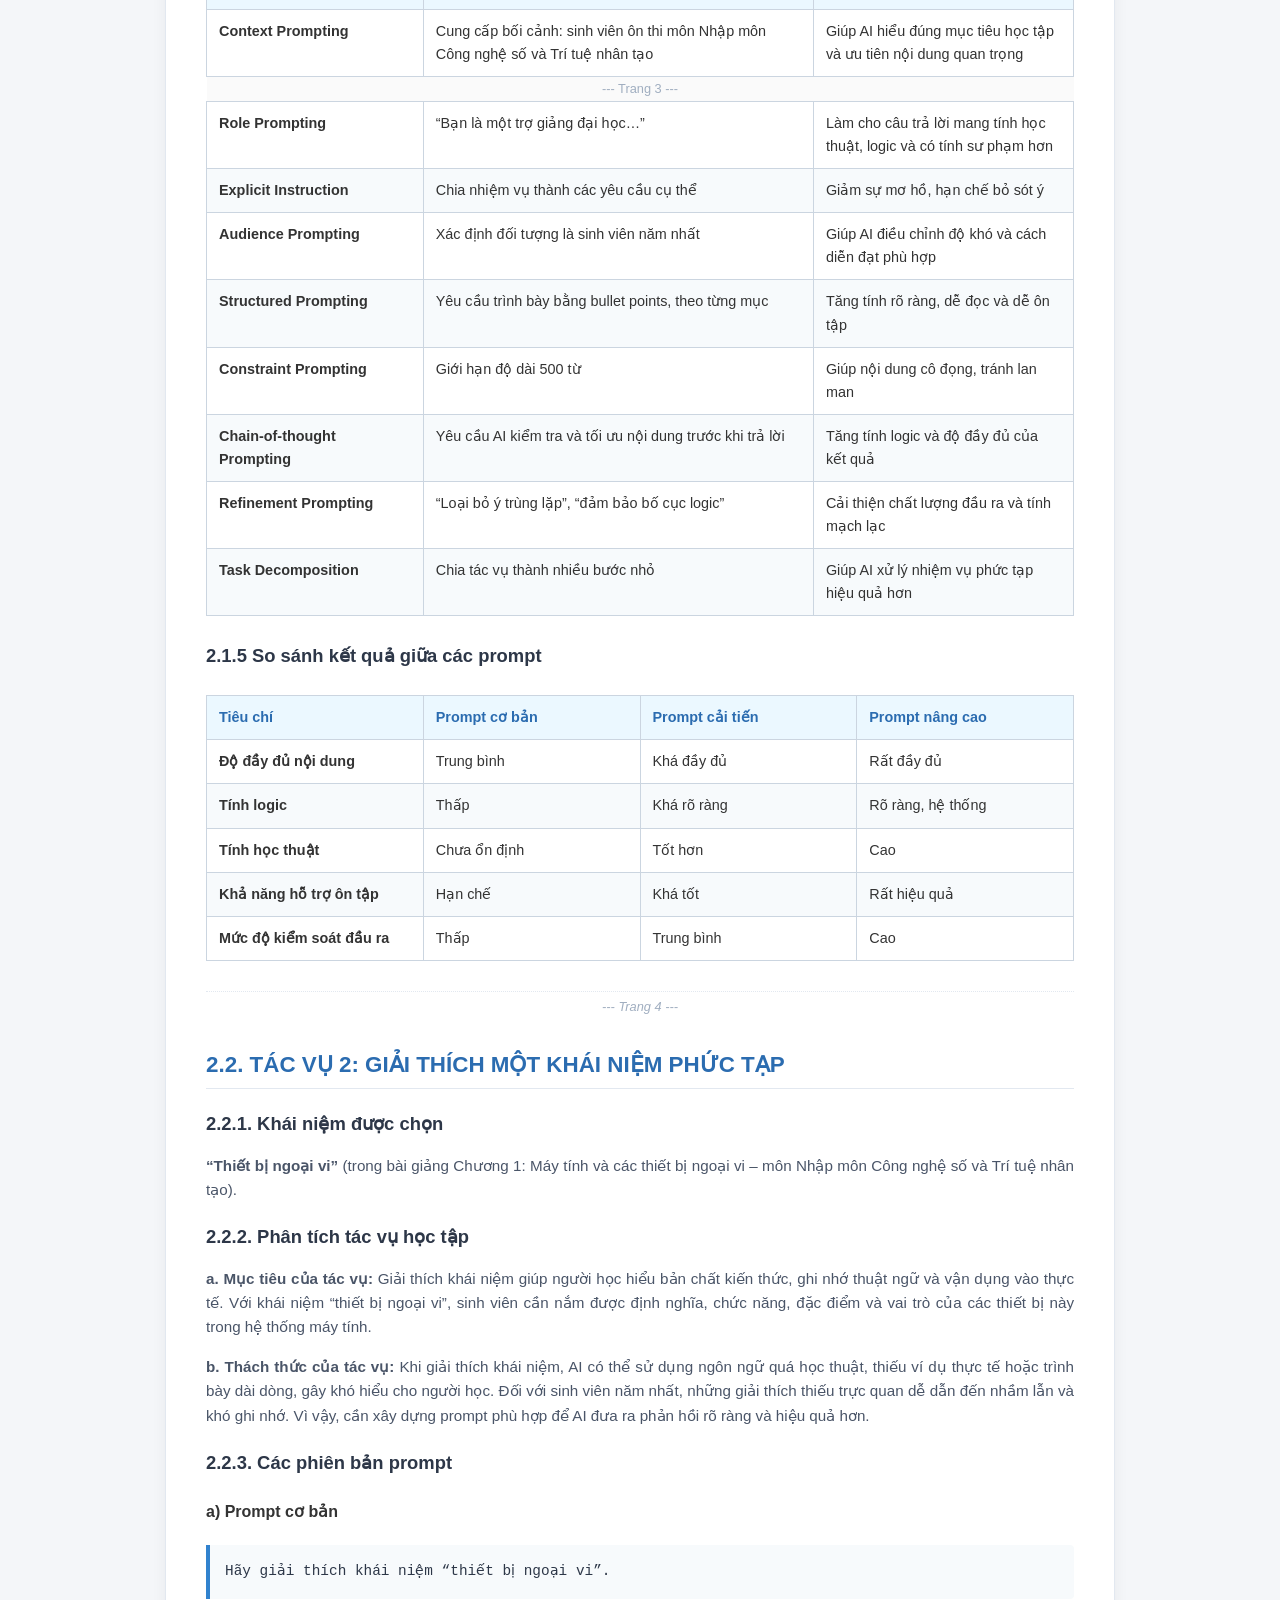
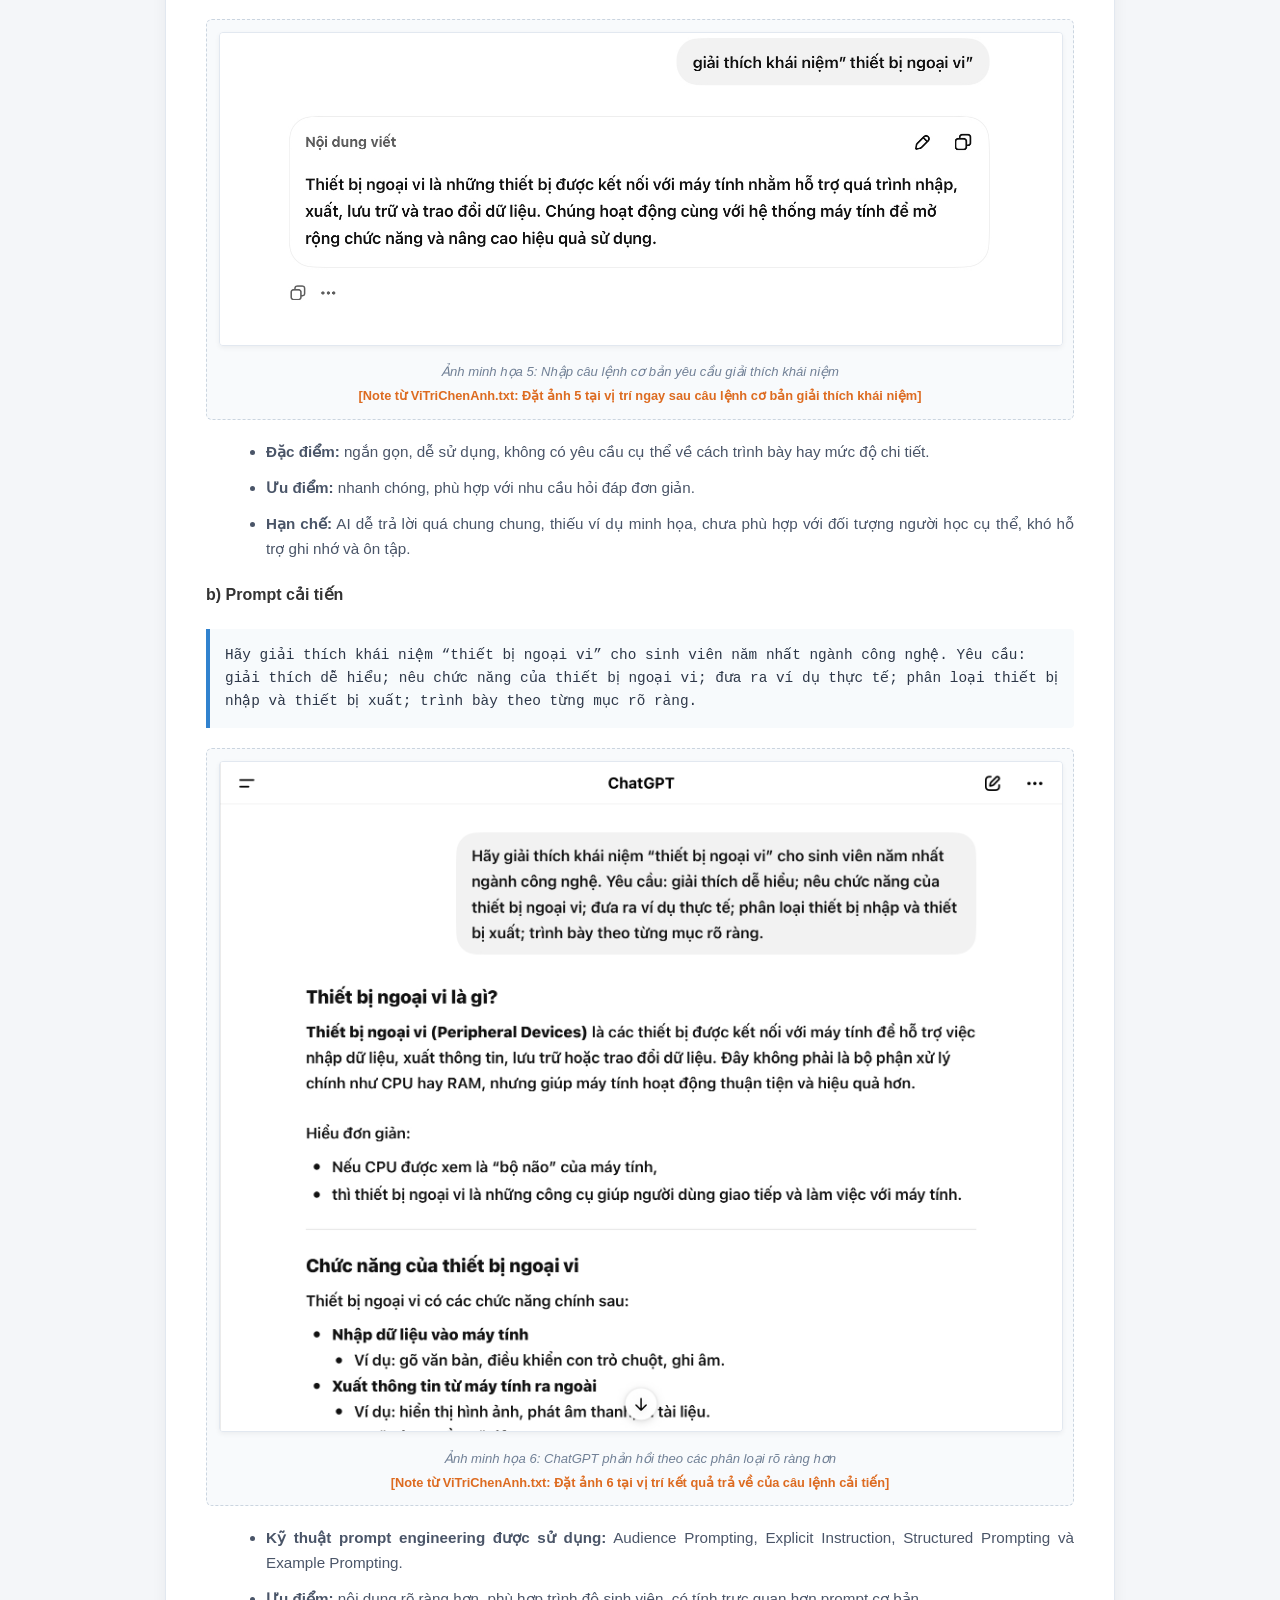
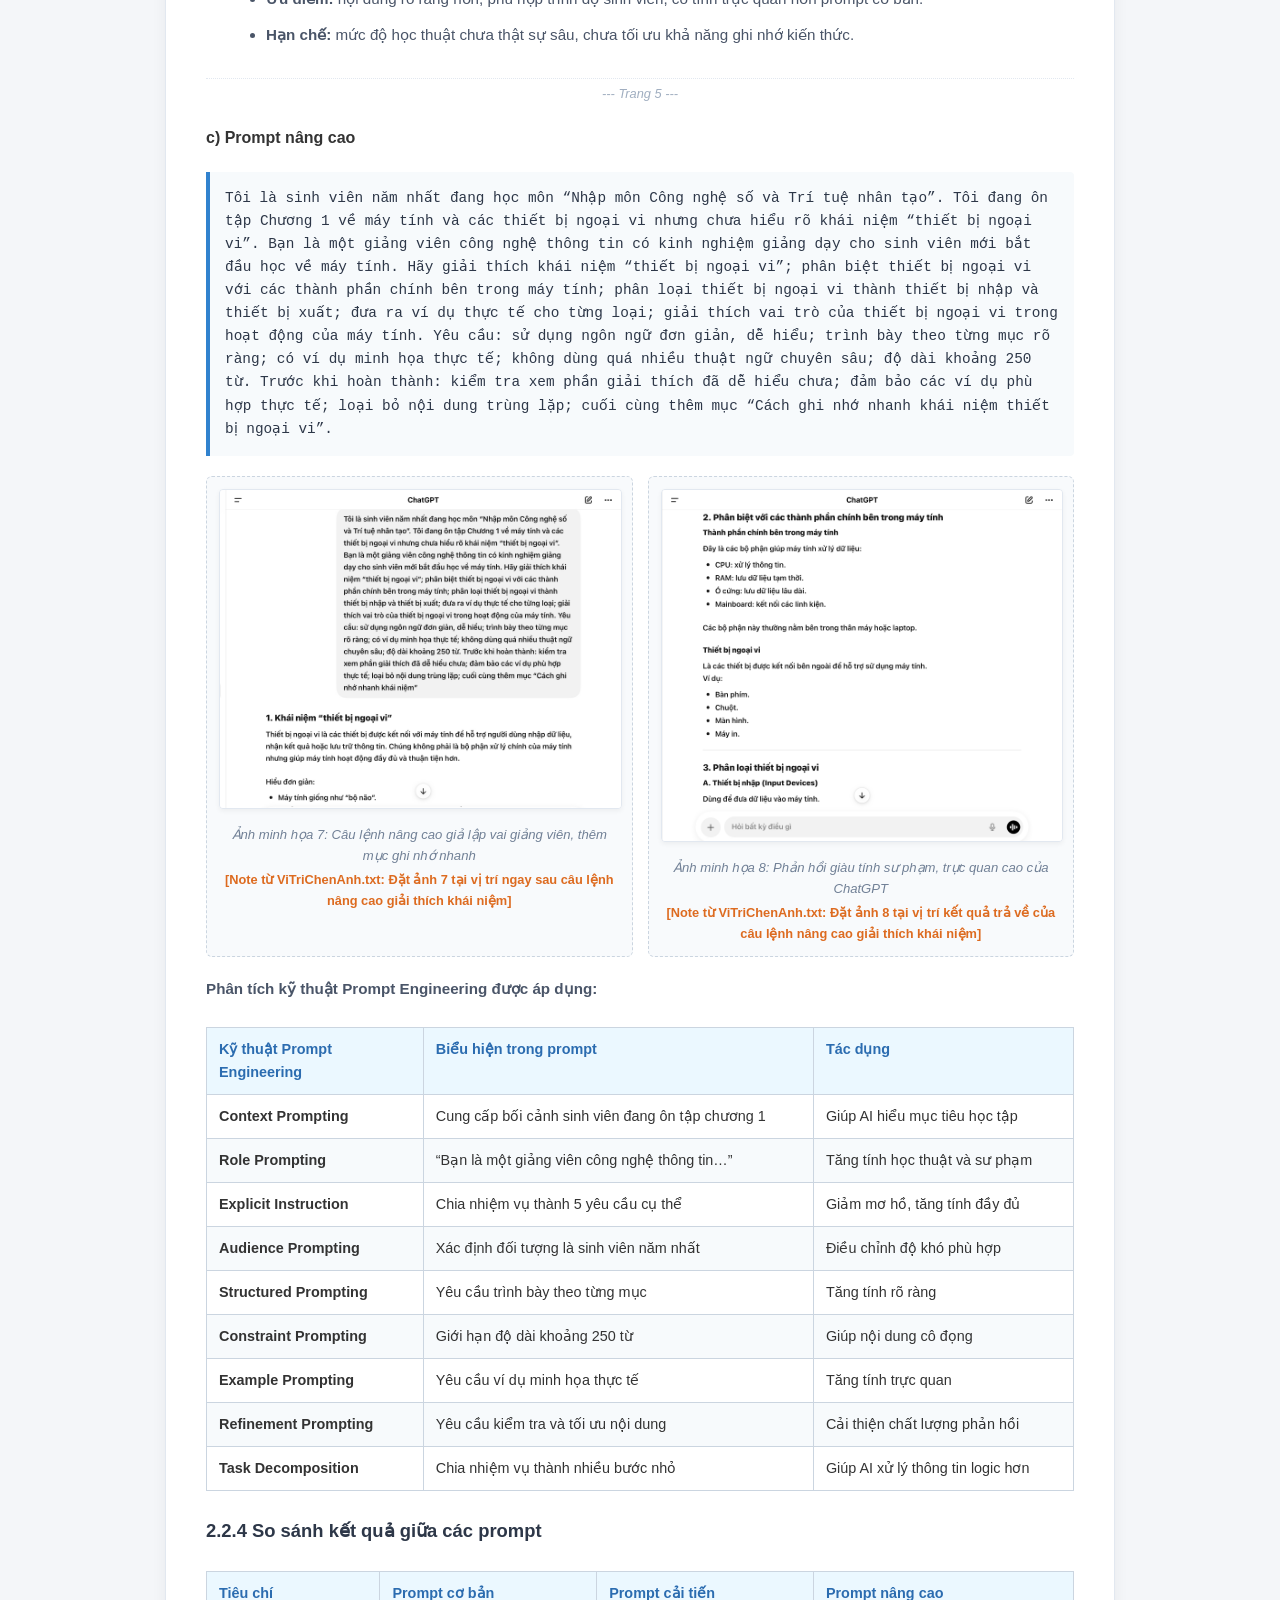
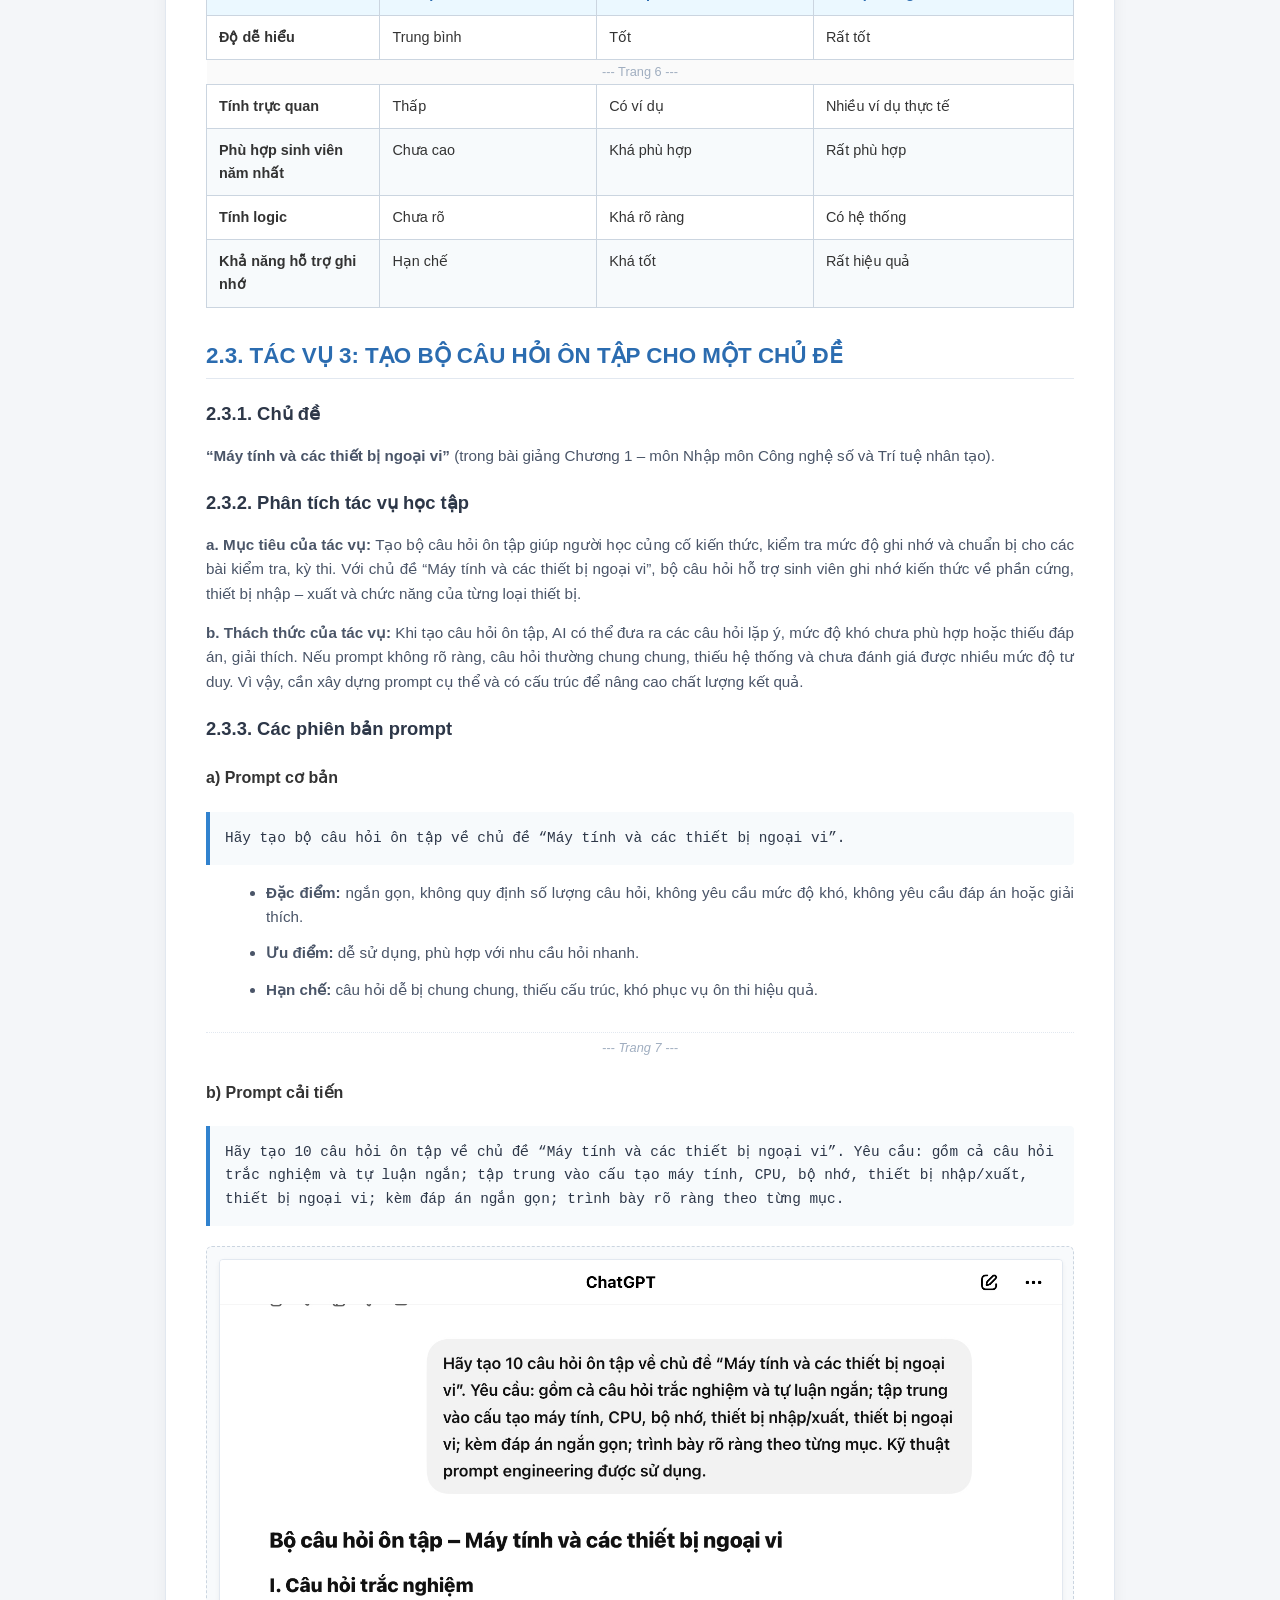
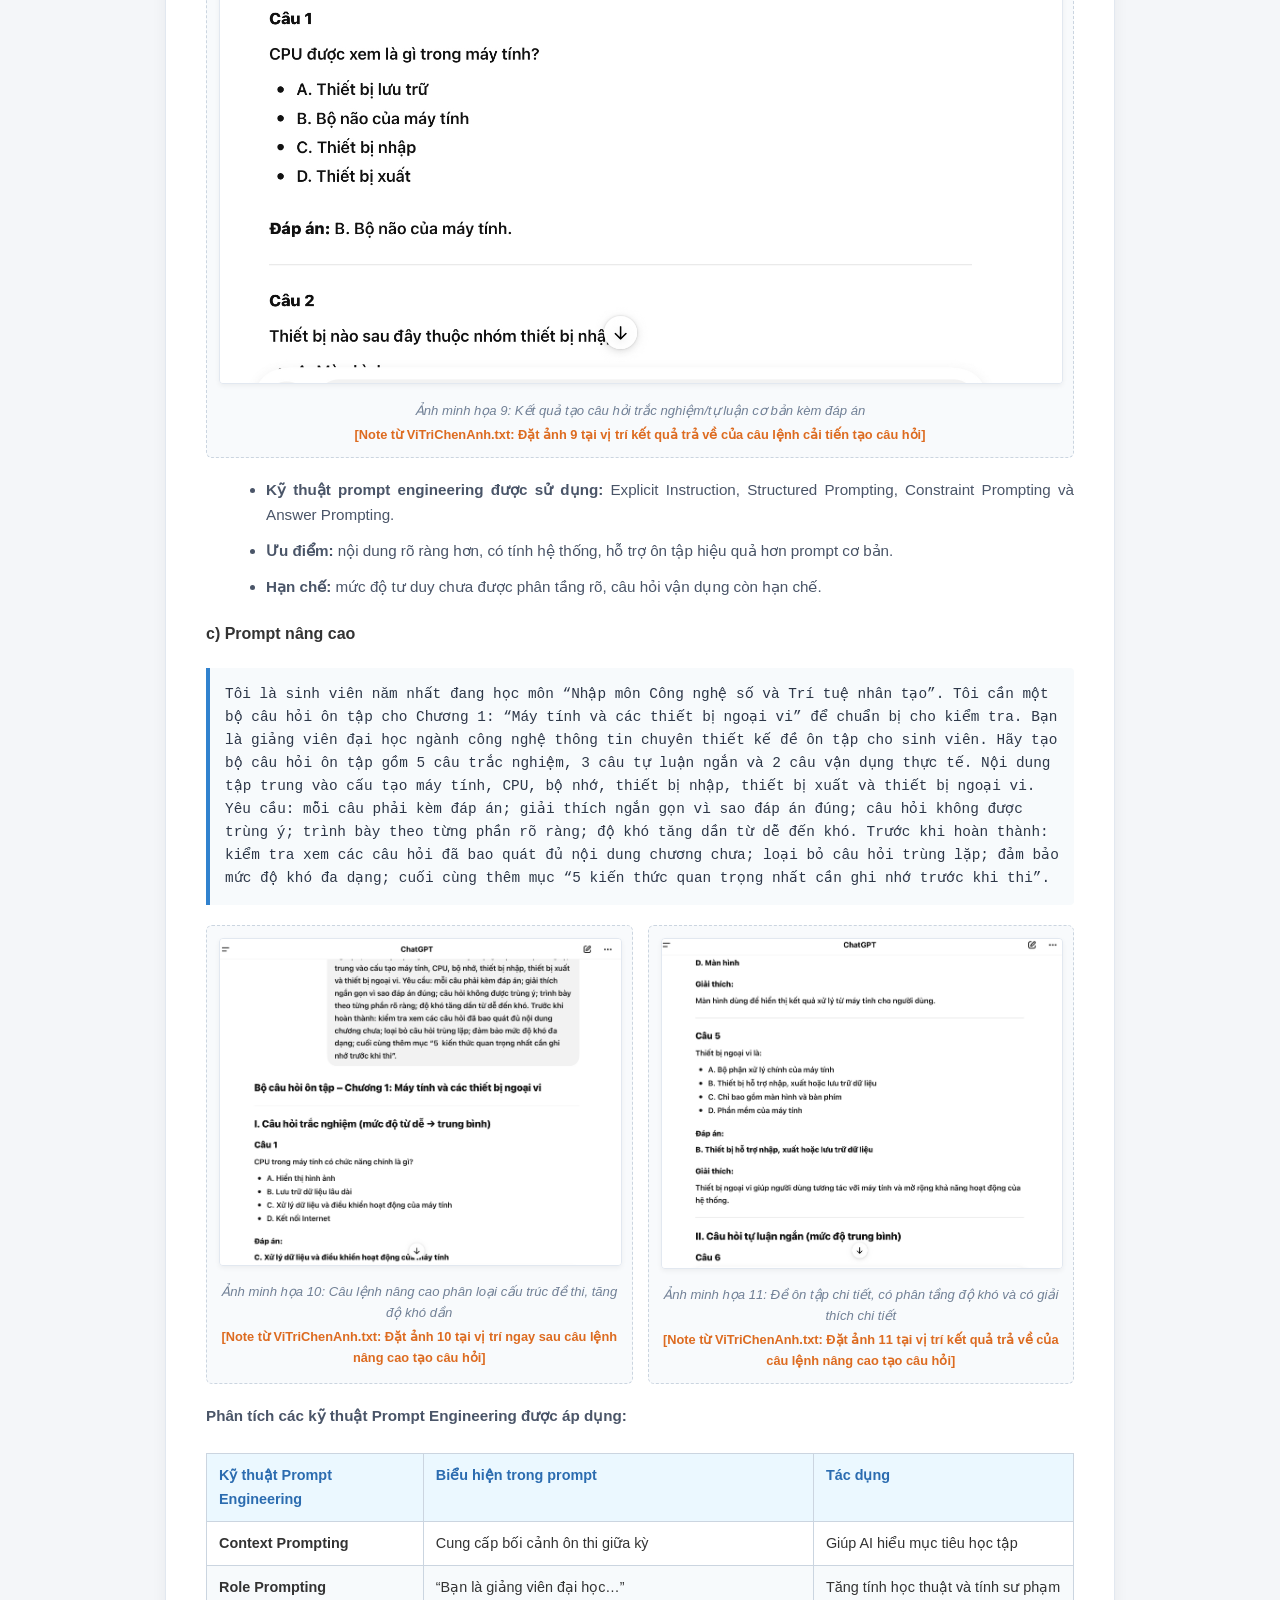
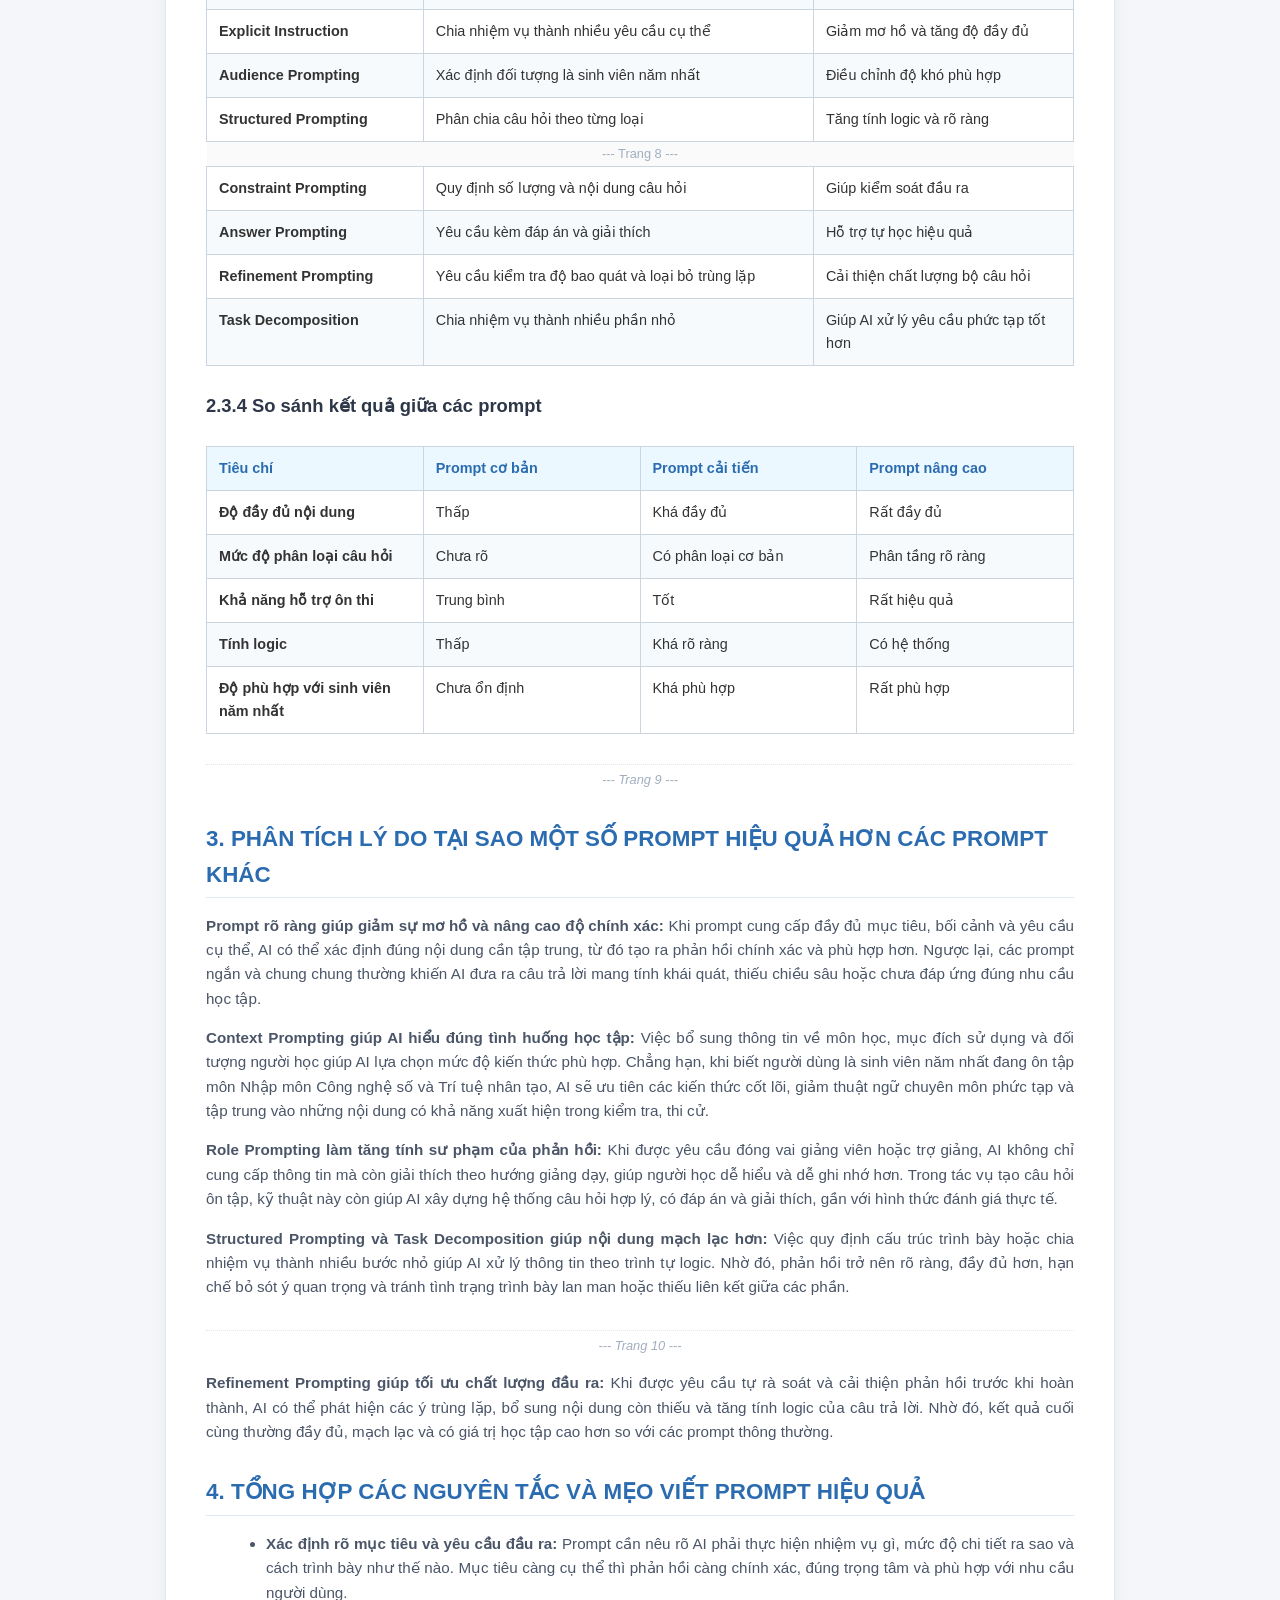
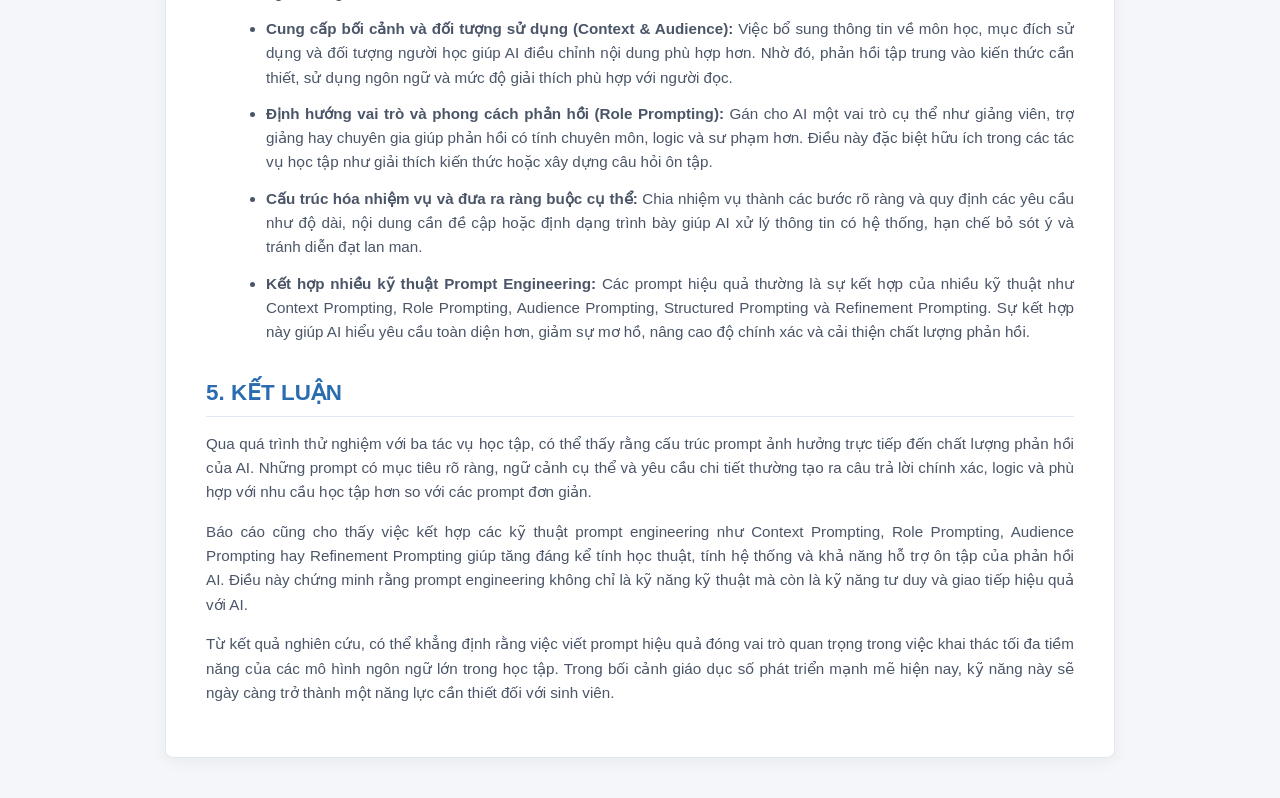
<file: PortfolioAssets/CHẶNG 3/index.html>
<!doctype html>
<html lang="vi">
  <head>
    <meta charset="UTF-8" />
    <meta name="viewport" content="width=device-width, initial-scale=1.0" />
    <title>
      Chặng 3: Báo cáo phân tích hiệu quả của Prompt Engineering trong học tập
    </title>
    <style>
      body {
        font-family: "Segoe UI", Tahoma, Geneva, Verdana, sans-serif;
        line-height: 1.6;
        color: #333;
        max-width: 950px;
        margin: 0 auto;
        padding: 40px 20px;
        background-color: #f4f6f9;
      }
      .document-container {
        background-color: #fff;
        padding: 40px;
        border-radius: 8px;
        box-shadow: 0 4px 15px rgba(0, 0, 0, 0.05);
        border: 1px solid #e2e8f0;
      }
      .back-link {
        display: inline-block;
        margin-bottom: 20px;
        color: #3182ce;
        text-decoration: none;
        font-weight: 500;
        transition: color 0.2s;
      }
      .back-link:hover {
        color: #2b6cb0;
        text-decoration: underline;
      }
      h1 {
        font-size: 1.8rem;
        color: #1a365d;
        text-align: center;
        margin-bottom: 10px;
        text-transform: uppercase;
      }
      .subtitle {
        text-align: center;
        font-size: 1.1rem;
        font-weight: bold;
        color: #4a5568;
        margin-bottom: 30px;
        border-bottom: 2px solid #3182ce;
        padding-bottom: 15px;
      }
      h2 {
        font-size: 1.4rem;
        color: #2b6cb0;
        margin-top: 30px;
        margin-bottom: 15px;
        border-bottom: 1px solid #e2e8f0;
        padding-bottom: 5px;
      }
      h3 {
        font-size: 1.15rem;
        color: #2d3748;
        margin-top: 20px;
        margin-bottom: 10px;
      }
      p,
      li {
        font-size: 0.95rem;
        color: #4a5568;
        margin-bottom: 12px;
        text-align: justify;
      }
      ul,
      ol {
        margin-left: 20px;
        margin-bottom: 20px;
      }
      .prompt-box {
        background-color: #f7fafc;
        border-left: 4px solid #3182ce;
        padding: 15px;
        margin: 15px 0;
        font-family: Consolas, Monaco, monospace;
        font-size: 0.9rem;
        color: #2d3748;
        border-radius: 0 4px 4px 0;
      }
      .table-responsive {
        overflow-x: auto;
        margin: 25px 0;
      }
      table {
        width: 100%;
        border-collapse: collapse;
        font-size: 0.9rem;
      }
      th,
      td {
        border: 1px solid #cbd5e0;
        padding: 10px 12px;
        text-align: left;
        vertical-align: top;
      }
      th {
        background-color: #ebf8ff;
        color: #2b6cb0;
        font-weight: 600;
      }
      tr:nth-child(even) {
        background-color: #f7fafc;
      }
      .image-group {
        display: flex;
        flex-wrap: wrap;
        gap: 15px;
        justify-content: center;
        margin: 20px 0;
      }
      .image-container {
        flex: 1;
        min-width: 280px;
        max-width: 100%;
        text-align: center;
        padding: 12px;
        background-color: #f8fafc;
        border: 1px dashed #cbd5e0;
        border-radius: 6px;
      }
      .image-container img {
        max-width: 100%;
        height: auto;
        border: 1px solid #e2e8f0;
        border-radius: 4px;
        box-shadow: 0 2px 5px rgba(0, 0, 0, 0.05);
      }
      .image-caption {
        font-size: 0.82rem;
        color: #718096;
        margin-top: 8px;
        font-style: italic;
      }
      .image-note {
        font-size: 0.8rem;
        color: #dd6b20;
        margin-top: 4px;
        font-weight: bold;
      }
      .page-break-indicator {
        text-align: center;
        font-size: 0.8rem;
        color: #a0aec0;
        border-top: 1px dotted #e2e8f0;
        margin: 30px 0 15px 0;
        padding-top: 5px;
        font-style: italic;
      }
    </style>
  </head>
  <body>
    <a href="../index.html" class="back-link">← Quay lại Trang chủ Portfolio</a>

    <div class="document-container">
      <h1>Báo cáo phân tích hiệu quả của Prompt Engineering trong học tập</h1>
      <div class="subtitle">
        Nghiên cứu ứng dụng các kỹ thuật thiết kế Prompt
      </div>

      <div class="page-break-indicator">--- Trang 1 ---</div>

      <h2>1. MỞ ĐẦU</h2>
      <p>
        Trong bối cảnh trí tuệ nhân tạo tạo sinh phát triển mạnh mẽ, các mô hình
        ngôn ngữ lớn (Large Language Models – LLMs) như ChatGPT đang trở thành
        công cụ hỗ trợ học tập phổ biến đối với sinh viên. Tuy nhiên, chất lượng
        đầu ra của AI phụ thuộc đáng kể vào cách người dùng xây dựng prompt. Một
        prompt thiếu rõ ràng có thể dẫn đến câu trả lời mơ hồ, trong khi prompt
        được thiết kế tốt có khả năng định hướng mô hình tạo ra nội dung chính
        xác, có cấu trúc và phù hợp với mục tiêu học tập.
      </p>
      <p>
        Báo cáo này nhằm phân tích hiệu quả của các kỹ thuật prompt engineering
        thông qua ba tác vụ học tập phổ biến: tóm tắt tài liệu học thuật, giải
        thích khái niệm phức tạp và tạo câu hỏi ôn tập.
      </p>

      <h2>2. PHÂN TÍCH CÁC TÁC VỤ HỌC TẬP</h2>

      <h2>2.1. TÁC VỤ 1: TÓM TẮT TÀI LIỆU HỌC THUẬT</h2>
      <h3>2.1.1. Ngữ liệu</h3>
      <p>
        Bài giảng
        <strong>“Chương 1: Máy tính và các thiết bị ngoại vi”</strong> – môn
        Nhập môn Công nghệ số và Trí tuệ nhân tạo.
      </p>

      <h3>2.1.2. Mục tiêu của tác vụ</h3>
      <p>
        Tóm tắt tài liệu học thuật giúp sinh viên rút gọn nội dung, xác định ý
        chính, ghi nhớ kiến thức và ôn tập hiệu quả. Với bài giảng “Máy tính và
        các thiết bị ngoại vi”, việc tóm tắt giúp nắm nhanh các nội dung cốt lõi
        như khái niệm máy tính, phần cứng cơ bản, thiết bị ngoại vi và vai trò
        của công nghệ số.
      </p>

      <h3>2.1.3. Thách thức của tác vụ</h3>
      <p>
        Khi tóm tắt tài liệu học thuật, AI có thể bỏ sót nội dung quan trọng,
        tạo bản tóm tắt quá chung chung hoặc thiếu tính logic. Nếu prompt chưa
        rõ ràng, kết quả thường ngắn, thiếu hệ thống và chưa tập trung vào trọng
        tâm môn học. Do đó, chất lượng prompt ảnh hưởng lớn đến chất lượng đầu
        ra của AI.
      </p>

      <div class="page-break-indicator">--- Trang 2 ---</div>

      <h3>2.1.4. Các phiên bản prompt</h3>

      <h4>a) Prompt cơ bản</h4>
      <div class="prompt-box">
        Hãy tóm tắt nội dung bài giảng “Chương 1: Máy tính và các thiết bị ngoại
        vi”.
      </div>

      <div class="image-group">
        <div class="image-container">
          <img
            src="./Image/Ảnh1_C3_Tác vụ 1_Prompt cơ bản.jpg"
            alt="Ảnh 1 Tác vụ 1 Prompt cơ bản"
          />
          <div class="image-caption">
            Ảnh minh họa 1: Câu lệnh tóm tắt cơ bản nhập vào ChatGPT
          </div>
          <div class="image-note">
            [Note từ ViTriChenAnh.txt: Đặt ảnh 1 tại vị trí ngay sau câu lệnh cơ
            bản]
          </div>
        </div>
        <div class="image-container">
          <img
            src="./Image/Ảnh2_C3_Tác vụ 1_Prompt cơ bản.JPG"
            alt="Ảnh 2 Tác vụ 1 Prompt cơ bản"
          />
          <div class="image-caption">
            Ảnh minh họa 2: Phản hồi ngắn gọn và sơ sài từ chatbot AI
          </div>
          <div class="image-note">
            [Note từ ViTriChenAnh.txt: Đặt ảnh 2 tại vị trí kết quả trả về của
            câu lệnh cơ bản]
          </div>
        </div>
      </div>

      <ul>
        <li>
          <strong>Đặc điểm:</strong> ngắn gọn, không quy định độ dài, không xác
          định cấu trúc đầu ra, không nêu rõ nội dung cần ưu tiên.
        </li>
        <li><strong>Ưu điểm:</strong> dễ sử dụng, nhanh chóng.</li>
        <li>
          <strong>Hạn chế:</strong> AI dễ trả lời chung chung, có thể thiếu ý
          quan trọng, cấu trúc chưa rõ ràng.
        </li>
      </ul>

      <h4>b) Prompt cải tiến</h4>
      <div class="prompt-box">
        Hãy tóm tắt bài giảng “Chương 1: Máy tính và các thiết bị ngoại vi”
        trong khoảng 200 từ. Yêu cầu: trình bày rõ các nội dung chính của bài
        học; nêu các thành phần cơ bản của máy tính; giải thích ngắn gọn vai trò
        của thiết bị ngoại vi; sử dụng văn phong học thuật, dễ hiểu; trình bày
        theo từng ý rõ ràng; chuyển về dạng văn bản.
      </div>
      <ul>
        <li>
          <strong>Kỹ thuật prompt engineering được sử dụng:</strong> Constraint
          Prompting (giới hạn độ dài), Structured Prompting (quy định cấu trúc),
          Instruction Prompting (đưa yêu cầu cụ thể).
        </li>
        <li>
          <strong>Ưu điểm:</strong> nội dung đầy đủ hơn; có định hướng rõ ràng,
          kết quả logic hơn prompt cơ bản.
        </li>
        <li>
          <strong>Hạn chế:</strong> AI vẫn có thể chưa xác định được đâu là nội
          dung trọng tâm nhất, mức độ học thuật chưa thật sự ổn định.
        </li>
      </ul>

      <h4>c) Prompt nâng cao</h4>
      <div class="prompt-box">
        Tôi là sinh viên năm nhất đang học môn “Nhập môn Công nghệ số và Trí tuệ
        nhân tạo”, chưa có nhiều nền tảng về công nghệ và cần ôn tập bài giảng
        “Chương 1: Máy tính và các thiết bị ngoại vi” để chuẩn bị cho kiểm tra.
        Bạn là một trợ giảng đại học chuyên hỗ trợ sinh viên tóm tắt tài liệu
        công nghệ thông tin theo hướng dễ học và dễ ghi nhớ. Hãy xác định chủ đề
        chính của bài giảng, tóm tắt các nội dung quan trọng nhất, phân loại các
        thành phần của máy tính theo từng nhóm, giải thích ngắn gọn chức năng
        của từng nhóm thiết bị, đồng thời chỉ ra các kiến thức trọng tâm sinh
        viên cần ghi nhớ khi ôn thi. Yêu cầu: viết bằng tiếng Việt, trình bày
        dạng bullet points, sử dụng văn phong học thuật nhưng dễ hiểu, giữ lại
        các thuật ngữ công nghệ quan trọng, độ dài 500 từ và không đưa thông tin
        ngoài nội dung bài giảng.
      </div>

      <div class="image-group">
        <div class="image-container">
          <img
            src="./Image/Ảnh3_C3_Tác vụ 1_Prompt nâng cao.JPG"
            alt="Ảnh 3 Tác vụ 1 Prompt nâng cao"
          />
          <div class="image-caption">
            Ảnh minh họa 3: Câu lệnh nâng cao thiết lập đầy đủ bối cảnh, vai trò
          </div>
          <div class="image-note">
            [Note từ ViTriChenAnh.txt: Đặt ảnh 3 tại vị trí ngay sau câu lệnh
            nâng cao]
          </div>
        </div>
        <div class="image-container">
          <img
            src="./Image/Ảnh4_C3_Tác vụ 1_Prompt nâng cao.JPG"
            alt="Ảnh 4 Tác vụ 1 Prompt nâng cao"
          />
          <div class="image-caption">
            Ảnh minh họa 4: Phản hồi chi tiết, phân cấp rõ ràng của ChatGPT
          </div>
          <div class="image-note">
            [Note từ ViTriChenAnh.txt: Đặt ảnh 4 tại vị trí kết quả trả về của
            câu lệnh nâng cao]
          </div>
        </div>
      </div>

      <p><strong>Kỹ thuật prompt engineering được áp dụng:</strong></p>

      <div class="table-responsive">
        <table>
          <thead>
            <tr>
              <th style="width: 25%">Kỹ thuật Prompt Engineering</th>
              <th style="width: 45%">Biểu hiện trong prompt</th>
              <th style="width: 30%">Tác dụng</th>
            </tr>
          </thead>
          <tbody>
            <tr>
              <td><strong>Context Prompting</strong></td>
              <td>
                Cung cấp bối cảnh: sinh viên ôn thi môn Nhập môn Công nghệ số và
                Trí tuệ nhân tạo
              </td>
              <td>
                Giúp AI hiểu đúng mục tiêu học tập và ưu tiên nội dung quan
                trọng
              </td>
            </tr>
            <tr class="page-break-indicator-row">
              <td
                colspan="3"
                style="
                  text-align: center;
                  background: #fafafa;
                  font-size: 0.8rem;
                  color: #a0aec0;
                  border: none;
                  padding: 2px;
                "
              >
                --- Trang 3 ---
              </td>
            </tr>
            <tr>
              <td><strong>Role Prompting</strong></td>
              <td>“Bạn là một trợ giảng đại học…”</td>
              <td>
                Làm cho câu trả lời mang tính học thuật, logic và có tính sư
                phạm hơn
              </td>
            </tr>
            <tr>
              <td><strong>Explicit Instruction</strong></td>
              <td>Chia nhiệm vụ thành các yêu cầu cụ thể</td>
              <td>Giảm sự mơ hồ, hạn chế bỏ sót ý</td>
            </tr>
            <tr>
              <td><strong>Audience Prompting</strong></td>
              <td>Xác định đối tượng là sinh viên năm nhất</td>
              <td>Giúp AI điều chỉnh độ khó và cách diễn đạt phù hợp</td>
            </tr>
            <tr>
              <td><strong>Structured Prompting</strong></td>
              <td>Yêu cầu trình bày bằng bullet points, theo từng mục</td>
              <td>Tăng tính rõ ràng, dễ đọc và dễ ôn tập</td>
            </tr>
            <tr>
              <td><strong>Constraint Prompting</strong></td>
              <td>Giới hạn độ dài 500 từ</td>
              <td>Giúp nội dung cô đọng, tránh lan man</td>
            </tr>
            <tr>
              <td><strong>Chain-of-thought Prompting</strong></td>
              <td>Yêu cầu AI kiểm tra và tối ưu nội dung trước khi trả lời</td>
              <td>Tăng tính logic và độ đầy đủ của kết quả</td>
            </tr>
            <tr>
              <td><strong>Refinement Prompting</strong></td>
              <td>“Loại bỏ ý trùng lặp”, “đảm bảo bố cục logic”</td>
              <td>Cải thiện chất lượng đầu ra và tính mạch lạc</td>
            </tr>
            <tr>
              <td><strong>Task Decomposition</strong></td>
              <td>Chia tác vụ thành nhiều bước nhỏ</td>
              <td>Giúp AI xử lý nhiệm vụ phức tạp hiệu quả hơn</td>
            </tr>
          </tbody>
        </table>
      </div>

      <h3>2.1.5 So sánh kết quả giữa các prompt</h3>
      <div class="table-responsive">
        <table>
          <thead>
            <tr>
              <th style="width: 25%">Tiêu chí</th>
              <th style="width: 25%">Prompt cơ bản</th>
              <th style="width: 25%">Prompt cải tiến</th>
              <th style="width: 25%">Prompt nâng cao</th>
            </tr>
          </thead>
          <tbody>
            <tr>
              <td><strong>Độ đầy đủ nội dung</strong></td>
              <td>Trung bình</td>
              <td>Khá đầy đủ</td>
              <td>Rất đầy đủ</td>
            </tr>
            <tr>
              <td><strong>Tính logic</strong></td>
              <td>Thấp</td>
              <td>Khá rõ ràng</td>
              <td>Rõ ràng, hệ thống</td>
            </tr>
            <tr>
              <td><strong>Tính học thuật</strong></td>
              <td>Chưa ổn định</td>
              <td>Tốt hơn</td>
              <td>Cao</td>
            </tr>
            <tr>
              <td><strong>Khả năng hỗ trợ ôn tập</strong></td>
              <td>Hạn chế</td>
              <td>Khá tốt</td>
              <td>Rất hiệu quả</td>
            </tr>
            <tr>
              <td><strong>Mức độ kiểm soát đầu ra</strong></td>
              <td>Thấp</td>
              <td>Trung bình</td>
              <td>Cao</td>
            </tr>
          </tbody>
        </table>
      </div>

      <div class="page-break-indicator">--- Trang 4 ---</div>

      <h2>2.2. TÁC VỤ 2: GIẢI THÍCH MỘT KHÁI NIỆM PHỨC TẠP</h2>
      <h3>2.2.1. Khái niệm được chọn</h3>
      <p>
        <strong>“Thiết bị ngoại vi”</strong> (trong bài giảng Chương 1: Máy tính
        và các thiết bị ngoại vi – môn Nhập môn Công nghệ số và Trí tuệ nhân
        tạo).
      </p>

      <h3>2.2.2. Phân tích tác vụ học tập</h3>
      <p>
        <strong>a. Mục tiêu của tác vụ:</strong> Giải thích khái niệm giúp người
        học hiểu bản chất kiến thức, ghi nhớ thuật ngữ và vận dụng vào thực tế.
        Với khái niệm “thiết bị ngoại vi”, sinh viên cần nắm được định nghĩa,
        chức năng, đặc điểm và vai trò của các thiết bị này trong hệ thống máy
        tính.
      </p>
      <p>
        <strong>b. Thách thức của tác vụ:</strong> Khi giải thích khái niệm, AI
        có thể sử dụng ngôn ngữ quá học thuật, thiếu ví dụ thực tế hoặc trình
        bày dài dòng, gây khó hiểu cho người học. Đối với sinh viên năm nhất,
        những giải thích thiếu trực quan dễ dẫn đến nhầm lẫn và khó ghi nhớ. Vì
        vậy, cần xây dựng prompt phù hợp để AI đưa ra phản hồi rõ ràng và hiệu
        quả hơn.
      </p>

      <h3>2.2.3. Các phiên bản prompt</h3>

      <h4>a) Prompt cơ bản</h4>
      <div class="prompt-box">
        Hãy giải thích khái niệm “thiết bị ngoại vi”.
      </div>

      <div class="image-group">
        <div class="image-container">
          <img
            src="./Image/Ảnh5_C3_Tác vụ 2_Prompt cơ bản.jpg"
            alt="Ảnh 5 Tác vụ 2 Prompt cơ bản"
          />
          <div class="image-caption">
            Ảnh minh họa 5: Nhập câu lệnh cơ bản yêu cầu giải thích khái niệm
          </div>
          <div class="image-note">
            [Note từ ViTriChenAnh.txt: Đặt ảnh 5 tại vị trí ngay sau câu lệnh cơ
            bản giải thích khái niệm]
          </div>
        </div>
      </div>

      <ul>
        <li>
          <strong>Đặc điểm:</strong> ngắn gọn, dễ sử dụng, không có yêu cầu cụ
          thể về cách trình bày hay mức độ chi tiết.
        </li>
        <li>
          <strong>Ưu điểm:</strong> nhanh chóng, phù hợp với nhu cầu hỏi đáp đơn
          giản.
        </li>
        <li>
          <strong>Hạn chế:</strong> AI dễ trả lời quá chung chung, thiếu ví dụ
          minh họa, chưa phù hợp với đối tượng người học cụ thể, khó hỗ trợ ghi
          nhớ và ôn tập.
        </li>
      </ul>

      <h4>b) Prompt cải tiến</h4>
      <div class="prompt-box">
        Hãy giải thích khái niệm “thiết bị ngoại vi” cho sinh viên năm nhất
        ngành công nghệ. Yêu cầu: giải thích dễ hiểu; nêu chức năng của thiết bị
        ngoại vi; đưa ra ví dụ thực tế; phân loại thiết bị nhập và thiết bị
        xuất; trình bày theo từng mục rõ ràng.
      </div>

      <div class="image-group">
        <div class="image-container">
          <img
            src="./Image/Ảnh6_C3_Tác vụ 2_Prompt cải tiến.JPG"
            alt="Ảnh 6 Tác vụ 2 Prompt cải tiến"
          />
          <div class="image-caption">
            Ảnh minh họa 6: ChatGPT phản hồi theo các phân loại rõ ràng hơn
          </div>
          <div class="image-note">
            [Note từ ViTriChenAnh.txt: Đặt ảnh 6 tại vị trí kết quả trả về của
            câu lệnh cải tiến]
          </div>
        </div>
      </div>

      <ul>
        <li>
          <strong>Kỹ thuật prompt engineering được sử dụng:</strong> Audience
          Prompting, Explicit Instruction, Structured Prompting và Example
          Prompting.
        </li>
        <li>
          <strong>Ưu điểm:</strong> nội dung rõ ràng hơn, phù hợp trình độ sinh
          viên, có tính trực quan hơn prompt cơ bản.
        </li>
        <li>
          <strong>Hạn chế:</strong> mức độ học thuật chưa thật sự sâu, chưa tối
          ưu khả năng ghi nhớ kiến thức.
        </li>
      </ul>

      <div class="page-break-indicator">--- Trang 5 ---</div>

      <h4>c) Prompt nâng cao</h4>
      <div class="prompt-box">
        Tôi là sinh viên năm nhất đang học môn “Nhập môn Công nghệ số và Trí tuệ
        nhân tạo”. Tôi đang ôn tập Chương 1 về máy tính và các thiết bị ngoại vi
        nhưng chưa hiểu rõ khái niệm “thiết bị ngoại vi”. Bạn là một giảng viên
        công nghệ thông tin có kinh nghiệm giảng dạy cho sinh viên mới bắt đầu
        học về máy tính. Hãy giải thích khái niệm “thiết bị ngoại vi”; phân biệt
        thiết bị ngoại vi với các thành phần chính bên trong máy tính; phân loại
        thiết bị ngoại vi thành thiết bị nhập và thiết bị xuất; đưa ra ví dụ
        thực tế cho từng loại; giải thích vai trò của thiết bị ngoại vi trong
        hoạt động của máy tính. Yêu cầu: sử dụng ngôn ngữ đơn giản, dễ hiểu;
        trình bày theo từng mục rõ ràng; có ví dụ minh họa thực tế; không dùng
        quá nhiều thuật ngữ chuyên sâu; độ dài khoảng 250 từ. Trước khi hoàn
        thành: kiểm tra xem phần giải thích đã dễ hiểu chưa; đảm bảo các ví dụ
        phù hợp thực tế; loại bỏ nội dung trùng lặp; cuối cùng thêm mục “Cách
        ghi nhớ nhanh khái niệm thiết bị ngoại vi”.
      </div>

      <div class="image-group">
        <div class="image-container">
          <img
            src="./Image/Ảnh7_C3_Tác vụ 2_Prompt nâng cao.JPG"
            alt="Ảnh 7 Tác vụ 2 Prompt nâng cao"
          />
          <div class="image-caption">
            Ảnh minh họa 7: Câu lệnh nâng cao giả lập vai giảng viên, thêm mục
            ghi nhớ nhanh
          </div>
          <div class="image-note">
            [Note từ ViTriChenAnh.txt: Đặt ảnh 7 tại vị trí ngay sau câu lệnh
            nâng cao giải thích khái niệm]
          </div>
        </div>
        <div class="image-container">
          <img
            src="./Image/Ảnh8_C3_Tác vụ 2_Prompt nâng cao.JPG"
            alt="Ảnh 8 Tác vụ 2 Prompt nâng cao"
          />
          <div class="image-caption">
            Ảnh minh họa 8: Phản hồi giàu tính sư phạm, trực quan cao của
            ChatGPT
          </div>
          <div class="image-note">
            [Note từ ViTriChenAnh.txt: Đặt ảnh 8 tại vị trí kết quả trả về của
            câu lệnh nâng cao giải thích khái niệm]
          </div>
        </div>
      </div>

      <p>
        <strong>Phân tích kỹ thuật Prompt Engineering được áp dụng:</strong>
      </p>
      <div class="table-responsive">
        <table>
          <thead>
            <tr>
              <th style="width: 25%">Kỹ thuật Prompt Engineering</th>
              <th style="width: 45%">Biểu hiện trong prompt</th>
              <th style="width: 30%">Tác dụng</th>
            </tr>
          </thead>
          <tbody>
            <tr>
              <td><strong>Context Prompting</strong></td>
              <td>Cung cấp bối cảnh sinh viên đang ôn tập chương 1</td>
              <td>Giúp AI hiểu mục tiêu học tập</td>
            </tr>
            <tr>
              <td><strong>Role Prompting</strong></td>
              <td>“Bạn là một giảng viên công nghệ thông tin…”</td>
              <td>Tăng tính học thuật và sư phạm</td>
            </tr>
            <tr>
              <td><strong>Explicit Instruction</strong></td>
              <td>Chia nhiệm vụ thành 5 yêu cầu cụ thể</td>
              <td>Giảm mơ hồ, tăng tính đầy đủ</td>
            </tr>
            <tr>
              <td><strong>Audience Prompting</strong></td>
              <td>Xác định đối tượng là sinh viên năm nhất</td>
              <td>Điều chỉnh độ khó phù hợp</td>
            </tr>
            <tr>
              <td><strong>Structured Prompting</strong></td>
              <td>Yêu cầu trình bày theo từng mục</td>
              <td>Tăng tính rõ ràng</td>
            </tr>
            <tr>
              <td><strong>Constraint Prompting</strong></td>
              <td>Giới hạn độ dài khoảng 250 từ</td>
              <td>Giúp nội dung cô đọng</td>
            </tr>
            <tr>
              <td><strong>Example Prompting</strong></td>
              <td>Yêu cầu ví dụ minh họa thực tế</td>
              <td>Tăng tính trực quan</td>
            </tr>
            <tr>
              <td><strong>Refinement Prompting</strong></td>
              <td>Yêu cầu kiểm tra và tối ưu nội dung</td>
              <td>Cải thiện chất lượng phản hồi</td>
            </tr>
            <tr>
              <td><strong>Task Decomposition</strong></td>
              <td>Chia nhiệm vụ thành nhiều bước nhỏ</td>
              <td>Giúp AI xử lý thông tin logic hơn</td>
            </tr>
          </tbody>
        </table>
      </div>

      <h3>2.2.4 So sánh kết quả giữa các prompt</h3>
      <div class="table-responsive">
        <table>
          <thead>
            <tr>
              <th style="width: 20%">Tiêu chí</th>
              <th style="width: 25%">Prompt cơ bản</th>
              <th style="width: 25%">Prompt cải tiến</th>
              <th style="width: 30%">Prompt nâng cao</th>
            </tr>
          </thead>
          <tbody>
            <tr>
              <td><strong>Độ dễ hiểu</strong></td>
              <td>Trung bình</td>
              <td>Tốt</td>
              <td>Rất tốt</td>
            </tr>
            <tr class="page-break-indicator-row">
              <td
                colspan="4"
                style="
                  text-align: center;
                  background: #fafafa;
                  font-size: 0.8rem;
                  color: #a0aec0;
                  border: none;
                  padding: 2px;
                "
              >
                --- Trang 6 ---
              </td>
            </tr>
            <tr>
              <td><strong>Tính trực quan</strong></td>
              <td>Thấp</td>
              <td>Có ví dụ</td>
              <td>Nhiều ví dụ thực tế</td>
            </tr>
            <tr>
              <td><strong>Phù hợp sinh viên năm nhất</strong></td>
              <td>Chưa cao</td>
              <td>Khá phù hợp</td>
              <td>Rất phù hợp</td>
            </tr>
            <tr>
              <td><strong>Tính logic</strong></td>
              <td>Chưa rõ</td>
              <td>Khá rõ ràng</td>
              <td>Có hệ thống</td>
            </tr>
            <tr>
              <td><strong>Khả năng hỗ trợ ghi nhớ</strong></td>
              <td>Hạn chế</td>
              <td>Khá tốt</td>
              <td>Rất hiệu quả</td>
            </tr>
          </tbody>
        </table>
      </div>

      <h2>2.3. TÁC VỤ 3: TẠO BỘ CÂU HỎI ÔN TẬP CHO MỘT CHỦ ĐỀ</h2>
      <h3>2.3.1. Chủ đề</h3>
      <p>
        <strong>“Máy tính và các thiết bị ngoại vi”</strong> (trong bài giảng
        Chương 1 – môn Nhập môn Công nghệ số và Trí tuệ nhân tạo).
      </p>

      <h3>2.3.2. Phân tích tác vụ học tập</h3>
      <p>
        <strong>a. Mục tiêu của tác vụ:</strong> Tạo bộ câu hỏi ôn tập giúp
        người học củng cố kiến thức, kiểm tra mức độ ghi nhớ và chuẩn bị cho các
        bài kiểm tra, kỳ thi. Với chủ đề “Máy tính và các thiết bị ngoại vi”, bộ
        câu hỏi hỗ trợ sinh viên ghi nhớ kiến thức về phần cứng, thiết bị nhập –
        xuất và chức năng của từng loại thiết bị.
      </p>
      <p>
        <strong>b. Thách thức của tác vụ:</strong> Khi tạo câu hỏi ôn tập, AI có
        thể đưa ra các câu hỏi lặp ý, mức độ khó chưa phù hợp hoặc thiếu đáp án,
        giải thích. Nếu prompt không rõ ràng, câu hỏi thường chung chung, thiếu
        hệ thống và chưa đánh giá được nhiều mức độ tư duy. Vì vậy, cần xây dựng
        prompt cụ thể và có cấu trúc để nâng cao chất lượng kết quả.
      </p>

      <h3>2.3.3. Các phiên bản prompt</h3>

      <h4>a) Prompt cơ bản</h4>
      <div class="prompt-box">
        Hãy tạo bộ câu hỏi ôn tập về chủ đề “Máy tính và các thiết bị ngoại vi”.
      </div>
      <ul>
        <li>
          <strong>Đặc điểm:</strong> ngắn gọn, không quy định số lượng câu hỏi,
          không yêu cầu mức độ khó, không yêu cầu đáp án hoặc giải thích.
        </li>
        <li>
          <strong>Ưu điểm:</strong> dễ sử dụng, phù hợp với nhu cầu hỏi nhanh.
        </li>
        <li>
          <strong>Hạn chế:</strong> câu hỏi dễ bị chung chung, thiếu cấu trúc,
          khó phục vụ ôn thi hiệu quả.
        </li>
      </ul>

      <div class="page-break-indicator">--- Trang 7 ---</div>

      <h4>b) Prompt cải tiến</h4>
      <div class="prompt-box">
        Hãy tạo 10 câu hỏi ôn tập về chủ đề “Máy tính và các thiết bị ngoại vi”.
        Yêu cầu: gồm cả câu hỏi trắc nghiệm và tự luận ngắn; tập trung vào cấu
        tạo máy tính, CPU, bộ nhớ, thiết bị nhập/xuất, thiết bị ngoại vi; kèm
        đáp án ngắn gọn; trình bày rõ ràng theo từng mục.
      </div>

      <div class="image-group">
        <div class="image-container">
          <img
            src="./Image/Ảnh5_C3_Tác vụ 3_Prompt cải tiến.JPG"
            alt="Ảnh 9 Tác vụ 3 Prompt cải tiến"
          />
          <div class="image-caption">
            Ảnh minh họa 9: Kết quả tạo câu hỏi trắc nghiệm/tự luận cơ bản kèm
            đáp án
          </div>
          <div class="image-note">
            [Note từ ViTriChenAnh.txt: Đặt ảnh 9 tại vị trí kết quả trả về của
            câu lệnh cải tiến tạo câu hỏi]
          </div>
        </div>
      </div>

      <ul>
        <li>
          <strong>Kỹ thuật prompt engineering được sử dụng:</strong> Explicit
          Instruction, Structured Prompting, Constraint Prompting và Answer
          Prompting.
        </li>
        <li>
          <strong>Ưu điểm:</strong> nội dung rõ ràng hơn, có tính hệ thống, hỗ
          trợ ôn tập hiệu quả hơn prompt cơ bản.
        </li>
        <li>
          <strong>Hạn chế:</strong> mức độ tư duy chưa được phân tầng rõ, câu
          hỏi vận dụng còn hạn chế.
        </li>
      </ul>

      <h4>c) Prompt nâng cao</h4>
      <div class="prompt-box">
        Tôi là sinh viên năm nhất đang học môn “Nhập môn Công nghệ số và Trí tuệ
        nhân tạo”. Tôi cần một bộ câu hỏi ôn tập cho Chương 1: “Máy tính và các
        thiết bị ngoại vi” để chuẩn bị cho kiểm tra. Bạn là giảng viên đại học
        ngành công nghệ thông tin chuyên thiết kế đề ôn tập cho sinh viên. Hãy
        tạo bộ câu hỏi ôn tập gồm 5 câu trắc nghiệm, 3 câu tự luận ngắn và 2 câu
        vận dụng thực tế. Nội dung tập trung vào cấu tạo máy tính, CPU, bộ nhớ,
        thiết bị nhập, thiết bị xuất và thiết bị ngoại vi. Yêu cầu: mỗi câu phải
        kèm đáp án; giải thích ngắn gọn vì sao đáp án đúng; câu hỏi không được
        trùng ý; trình bày theo từng phần rõ ràng; độ khó tăng dần từ dễ đến
        khó. Trước khi hoàn thành: kiểm tra xem các câu hỏi đã bao quát đủ nội
        dung chương chưa; loại bỏ câu hỏi trùng lặp; đảm bảo mức độ khó đa dạng;
        cuối cùng thêm mục “5 kiến thức quan trọng nhất cần ghi nhớ trước khi
        thi”.
      </div>

      <div class="image-group">
        <div class="image-container">
          <img
            src="./Image/Ảnh9_C3_Tác vụ 3_Prompt nâng cao.JPG"
            alt="Ảnh 10 Tác vụ 3 Prompt nâng cao"
          />
          <div class="image-caption">
            Ảnh minh họa 10: Câu lệnh nâng cao phân loại cấu trúc đề thi, tăng
            độ khó dần
          </div>
          <div class="image-note">
            [Note từ ViTriChenAnh.txt: Đặt ảnh 10 tại vị trí ngay sau câu lệnh
            nâng cao tạo câu hỏi]
          </div>
        </div>
        <div class="image-container">
          <img
            src="./Image/Ảnh10_C3_Tác vụ 3_Prompt nâng cao.JPG"
            alt="Ảnh 11 Tác vụ 3 Prompt nâng cao"
          />
          <div class="image-caption">
            Ảnh minh họa 11: Đề ôn tập chi tiết, có phân tầng độ khó và có giải
            thích chi tiết
          </div>
          <div class="image-note">
            [Note từ ViTriChenAnh.txt: Đặt ảnh 11 tại vị trí kết quả trả về của
            câu lệnh nâng cao tạo câu hỏi]
          </div>
        </div>
      </div>

      <p>
        <strong>Phân tích các kỹ thuật Prompt Engineering được áp dụng:</strong>
      </p>
      <div class="table-responsive">
        <table>
          <thead>
            <tr>
              <th style="width: 25%">Kỹ thuật Prompt Engineering</th>
              <th style="width: 45%">Biểu hiện trong prompt</th>
              <th style="width: 30%">Tác dụng</th>
            </tr>
          </thead>
          <tbody>
            <tr>
              <td><strong>Context Prompting</strong></td>
              <td>Cung cấp bối cảnh ôn thi giữa kỳ</td>
              <td>Giúp AI hiểu mục tiêu học tập</td>
            </tr>
            <tr>
              <td><strong>Role Prompting</strong></td>
              <td>“Bạn là giảng viên đại học…”</td>
              <td>Tăng tính học thuật và tính sư phạm</td>
            </tr>
            <tr>
              <td><strong>Explicit Instruction</strong></td>
              <td>Chia nhiệm vụ thành nhiều yêu cầu cụ thể</td>
              <td>Giảm mơ hồ và tăng độ đầy đủ</td>
            </tr>
            <tr>
              <td><strong>Audience Prompting</strong></td>
              <td>Xác định đối tượng là sinh viên năm nhất</td>
              <td>Điều chỉnh độ khó phù hợp</td>
            </tr>
            <tr>
              <td><strong>Structured Prompting</strong></td>
              <td>Phân chia câu hỏi theo từng loại</td>
              <td>Tăng tính logic và rõ ràng</td>
            </tr>
            <tr class="page-break-indicator-row">
              <td
                colspan="3"
                style="
                  text-align: center;
                  background: #fafafa;
                  font-size: 0.8rem;
                  color: #a0aec0;
                  border: none;
                  padding: 2px;
                "
              >
                --- Trang 8 ---
              </td>
            </tr>
            <tr>
              <td><strong>Constraint Prompting</strong></td>
              <td>Quy định số lượng và nội dung câu hỏi</td>
              <td>Giúp kiểm soát đầu ra</td>
            </tr>
            <tr>
              <td><strong>Answer Prompting</strong></td>
              <td>Yêu cầu kèm đáp án và giải thích</td>
              <td>Hỗ trợ tự học hiệu quả</td>
            </tr>
            <tr>
              <td><strong>Refinement Prompting</strong></td>
              <td>Yêu cầu kiểm tra độ bao quát và loại bỏ trùng lặp</td>
              <td>Cải thiện chất lượng bộ câu hỏi</td>
            </tr>
            <tr>
              <td><strong>Task Decomposition</strong></td>
              <td>Chia nhiệm vụ thành nhiều phần nhỏ</td>
              <td>Giúp AI xử lý yêu cầu phức tạp tốt hơn</td>
            </tr>
          </tbody>
        </table>
      </div>

      <h3>2.3.4 So sánh kết quả giữa các prompt</h3>
      <div class="table-responsive">
        <table>
          <thead>
            <tr>
              <th style="width: 25%">Tiêu chí</th>
              <th style="width: 25%">Prompt cơ bản</th>
              <th style="width: 25%">Prompt cải tiến</th>
              <th style="width: 25%">Prompt nâng cao</th>
            </tr>
          </thead>
          <tbody>
            <tr>
              <td><strong>Độ đầy đủ nội dung</strong></td>
              <td>Thấp</td>
              <td>Khá đầy đủ</td>
              <td>Rất đầy đủ</td>
            </tr>
            <tr>
              <td><strong>Mức độ phân loại câu hỏi</strong></td>
              <td>Chưa rõ</td>
              <td>Có phân loại cơ bản</td>
              <td>Phân tầng rõ ràng</td>
            </tr>
            <tr>
              <td><strong>Khả năng hỗ trợ ôn thi</strong></td>
              <td>Trung bình</td>
              <td>Tốt</td>
              <td>Rất hiệu quả</td>
            </tr>
            <tr>
              <td><strong>Tính logic</strong></td>
              <td>Thấp</td>
              <td>Khá rõ ràng</td>
              <td>Có hệ thống</td>
            </tr>
            <tr>
              <td><strong>Độ phù hợp với sinh viên năm nhất</strong></td>
              <td>Chưa ổn định</td>
              <td>Khá phù hợp</td>
              <td>Rất phù hợp</td>
            </tr>
          </tbody>
        </table>
      </div>

      <div class="page-break-indicator">--- Trang 9 ---</div>

      <h2>
        3. PHÂN TÍCH LÝ DO TẠI SAO MỘT SỐ PROMPT HIỆU QUẢ HƠN CÁC PROMPT KHÁC
      </h2>
      <p>
        <strong
          >Prompt rõ ràng giúp giảm sự mơ hồ và nâng cao độ chính xác:</strong
        >
        Khi prompt cung cấp đầy đủ mục tiêu, bối cảnh và yêu cầu cụ thể, AI có
        thể xác định đúng nội dung cần tập trung, từ đó tạo ra phản hồi chính
        xác và phù hợp hơn. Ngược lại, các prompt ngắn và chung chung thường
        khiến AI đưa ra câu trả lời mang tính khái quát, thiếu chiều sâu hoặc
        chưa đáp ứng đúng nhu cầu học tập.
      </p>
      <p>
        <strong>Context Prompting giúp AI hiểu đúng tình huống học tập:</strong>
        Việc bổ sung thông tin về môn học, mục đích sử dụng và đối tượng người
        học giúp AI lựa chọn mức độ kiến thức phù hợp. Chẳng hạn, khi biết người
        dùng là sinh viên năm nhất đang ôn tập môn Nhập môn Công nghệ số và Trí
        tuệ nhân tạo, AI sẽ ưu tiên các kiến thức cốt lõi, giảm thuật ngữ chuyên
        môn phức tạp và tập trung vào những nội dung có khả năng xuất hiện trong
        kiểm tra, thi cử.
      </p>
      <p>
        <strong>Role Prompting làm tăng tính sư phạm của phản hồi:</strong> Khi
        được yêu cầu đóng vai giảng viên hoặc trợ giảng, AI không chỉ cung cấp
        thông tin mà còn giải thích theo hướng giảng dạy, giúp người học dễ hiểu
        và dễ ghi nhớ hơn. Trong tác vụ tạo câu hỏi ôn tập, kỹ thuật này còn
        giúp AI xây dựng hệ thống câu hỏi hợp lý, có đáp án và giải thích, gần
        với hình thức đánh giá thực tế.
      </p>
      <p>
        <strong
          >Structured Prompting và Task Decomposition giúp nội dung mạch lạc
          hơn:</strong
        >
        Việc quy định cấu trúc trình bày hoặc chia nhiệm vụ thành nhiều bước nhỏ
        giúp AI xử lý thông tin theo trình tự logic. Nhờ đó, phản hồi trở nên rõ
        ràng, đầy đủ hơn, hạn chế bỏ sót ý quan trọng và tránh tình trạng trình
        bày lan man hoặc thiếu liên kết giữa các phần.
      </p>
      <div class="page-break-indicator">--- Trang 10 ---</div>
      <p>
        <strong>Refinement Prompting giúp tối ưu chất lượng đầu ra:</strong> Khi
        được yêu cầu tự rà soát và cải thiện phản hồi trước khi hoàn thành, AI
        có thể phát hiện các ý trùng lặp, bổ sung nội dung còn thiếu và tăng
        tính logic của câu trả lời. Nhờ đó, kết quả cuối cùng thường đầy đủ,
        mạch lạc và có giá trị học tập cao hơn so với các prompt thông thường.
      </p>

      <h2>4. TỔNG HỢP CÁC NGUYÊN TẮC VÀ MẸO VIẾT PROMPT HIỆU QUẢ</h2>
      <ul>
        <li>
          <strong>Xác định rõ mục tiêu và yêu cầu đầu ra:</strong> Prompt cần
          nêu rõ AI phải thực hiện nhiệm vụ gì, mức độ chi tiết ra sao và cách
          trình bày như thế nào. Mục tiêu càng cụ thể thì phản hồi càng chính
          xác, đúng trọng tâm và phù hợp với nhu cầu người dùng.
        </li>
        <li>
          <strong
            >Cung cấp bối cảnh và đối tượng sử dụng (Context &
            Audience):</strong
          >
          Việc bổ sung thông tin về môn học, mục đích sử dụng và đối tượng người
          học giúp AI điều chỉnh nội dung phù hợp hơn. Nhờ đó, phản hồi tập
          trung vào kiến thức cần thiết, sử dụng ngôn ngữ và mức độ giải thích
          phù hợp với người đọc.
        </li>
        <li>
          <strong
            >Định hướng vai trò và phong cách phản hồi (Role Prompting):</strong
          >
          Gán cho AI một vai trò cụ thể như giảng viên, trợ giảng hay chuyên gia
          giúp phản hồi có tính chuyên môn, logic và sư phạm hơn. Điều này đặc
          biệt hữu ích trong các tác vụ học tập như giải thích kiến thức hoặc
          xây dựng câu hỏi ôn tập.
        </li>
        <li>
          <strong>Cấu trúc hóa nhiệm vụ và đưa ra ràng buộc cụ thể:</strong>
          Chia nhiệm vụ thành các bước rõ ràng và quy định các yêu cầu như độ
          dài, nội dung cần đề cập hoặc định dạng trình bày giúp AI xử lý thông
          tin có hệ thống, hạn chế bỏ sót ý và tránh diễn đạt lan man.
        </li>
        <li>
          <strong>Kết hợp nhiều kỹ thuật Prompt Engineering:</strong> Các prompt
          hiệu quả thường là sự kết hợp của nhiều kỹ thuật như Context
          Prompting, Role Prompting, Audience Prompting, Structured Prompting và
          Refinement Prompting. Sự kết hợp này giúp AI hiểu yêu cầu toàn diện
          hơn, giảm sự mơ hồ, nâng cao độ chính xác và cải thiện chất lượng phản
          hồi.
        </li>
      </ul>

      <h2>5. KẾT LUẬN</h2>
      <p>
        Qua quá trình thử nghiệm với ba tác vụ học tập, có thể thấy rằng cấu
        trúc prompt ảnh hưởng trực tiếp đến chất lượng phản hồi của AI. Những
        prompt có mục tiêu rõ ràng, ngữ cảnh cụ thể và yêu cầu chi tiết thường
        tạo ra câu trả lời chính xác, logic và phù hợp với nhu cầu học tập hơn
        so với các prompt đơn giản.
      </p>
      <p>
        Báo cáo cũng cho thấy việc kết hợp các kỹ thuật prompt engineering như
        Context Prompting, Role Prompting, Audience Prompting hay Refinement
        Prompting giúp tăng đáng kể tính học thuật, tính hệ thống và khả năng hỗ
        trợ ôn tập của phản hồi AI. Điều này chứng minh rằng prompt engineering
        không chỉ là kỹ năng kỹ thuật mà còn là kỹ năng tư duy và giao tiếp hiệu
        quả với AI.
      </p>
      <p>
        Từ kết quả nghiên cứu, có thể khẳng định rằng việc viết prompt hiệu quả
        đóng vai trò quan trọng trong việc khai thác tối đa tiềm năng của các mô
        hình ngôn ngữ lớn trong học tập. Trong bối cảnh giáo dục số phát triển
        mạnh mẽ hiện nay, kỹ năng này sẽ ngày càng trở thành một năng lực cần
        thiết đối với sinh viên.
      </p>
    </div>
  </body>
</html>
</file>
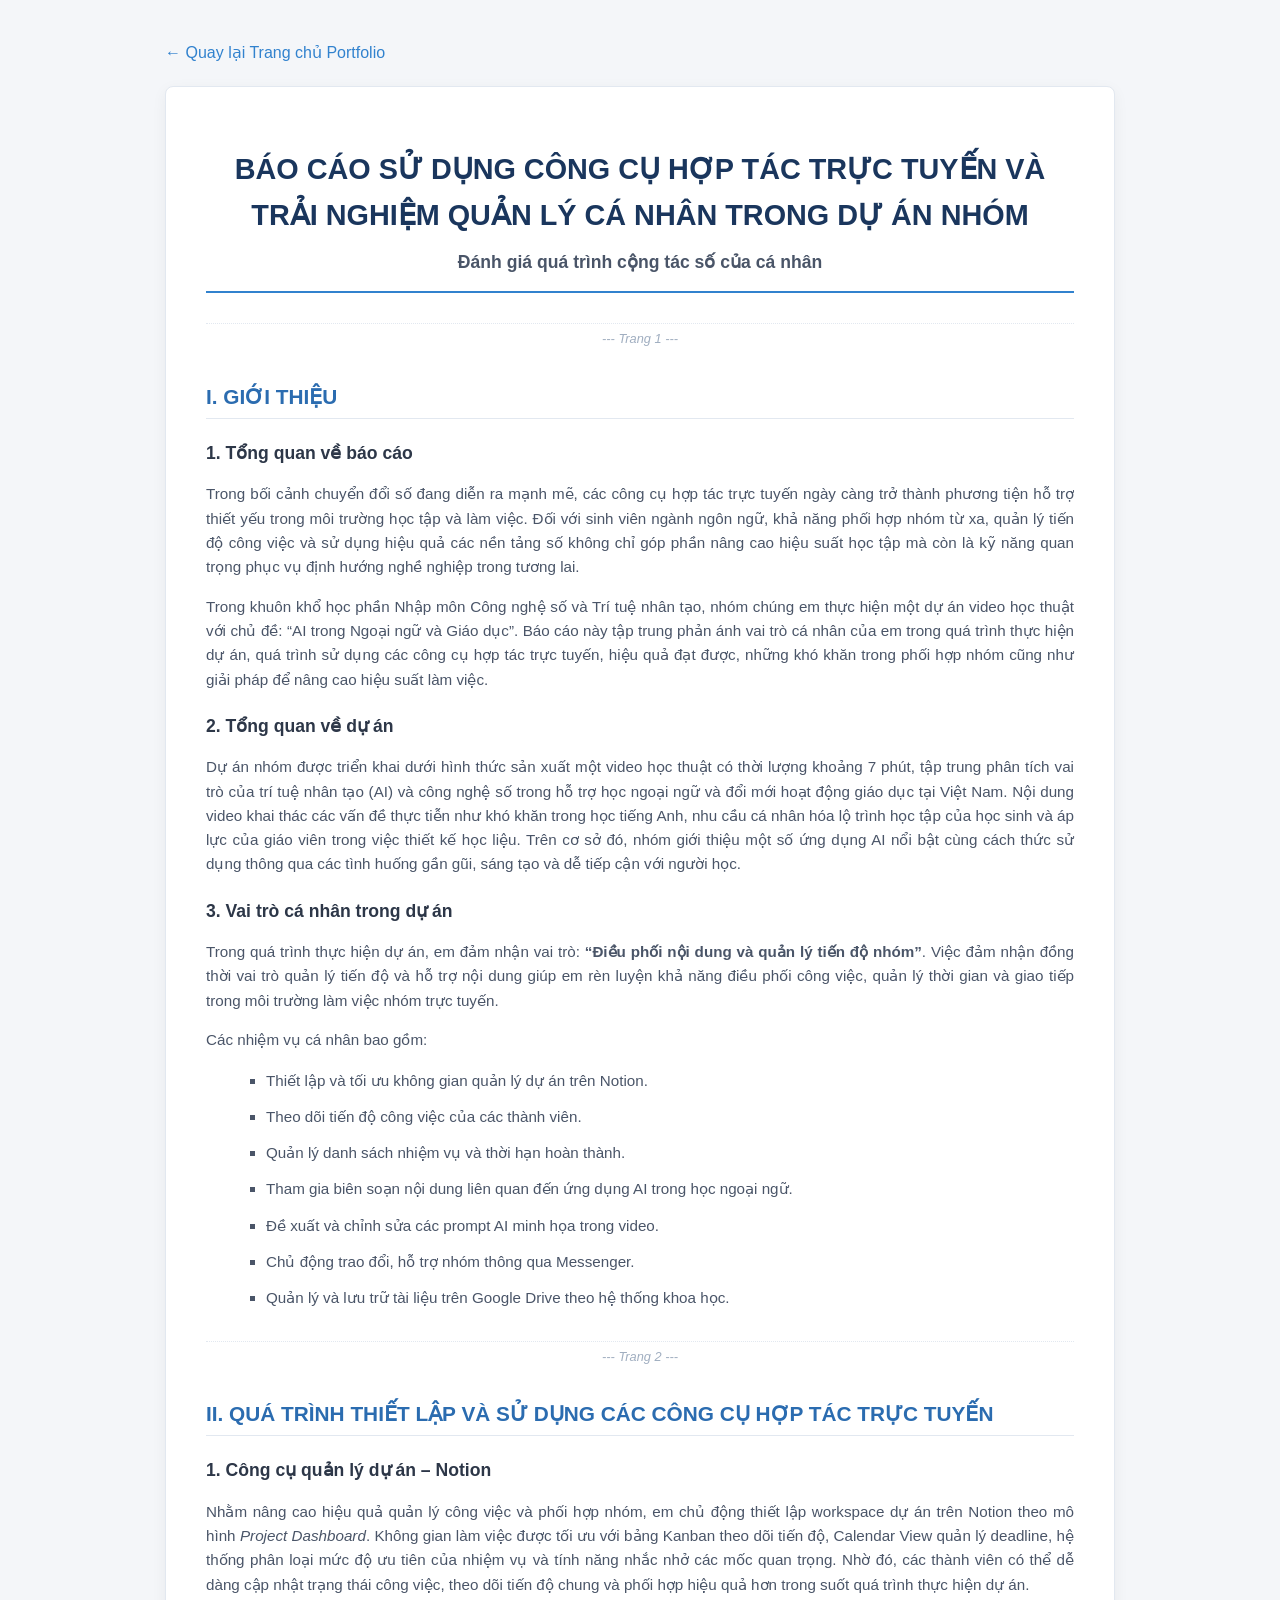
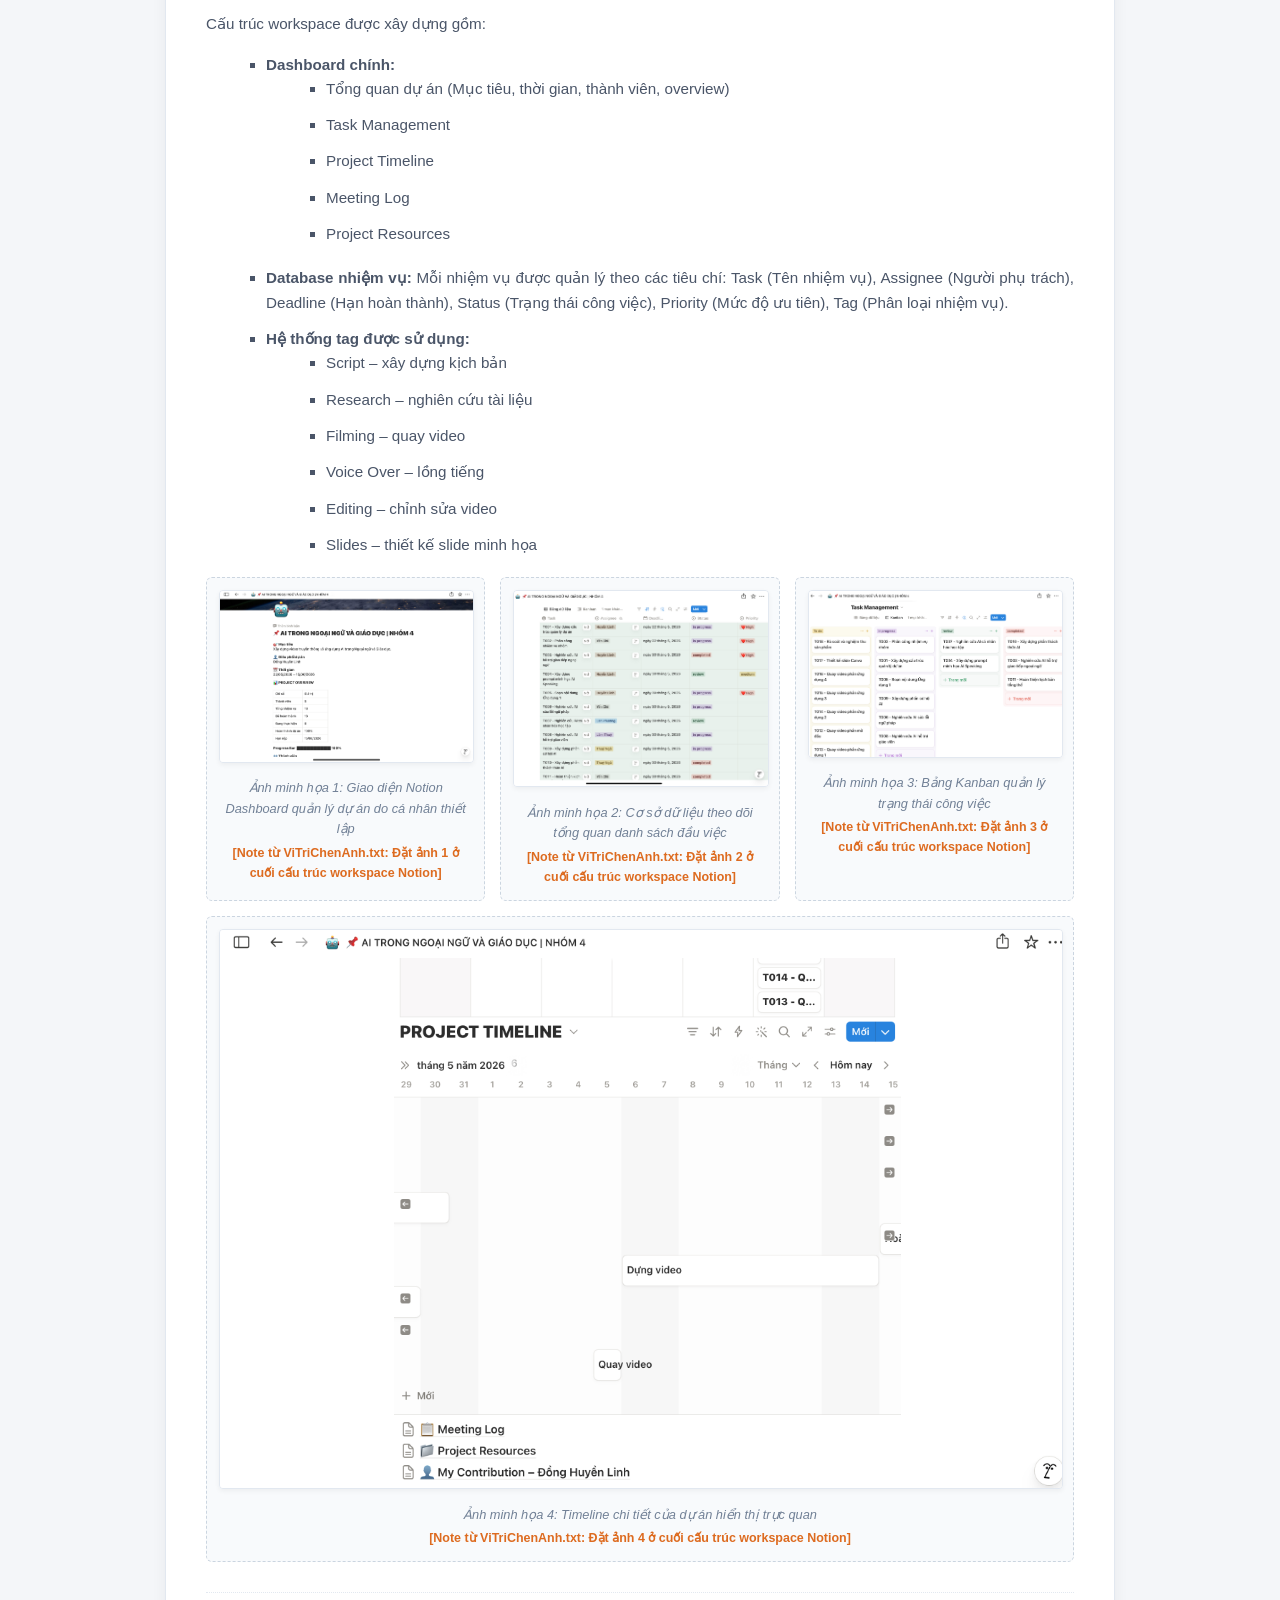
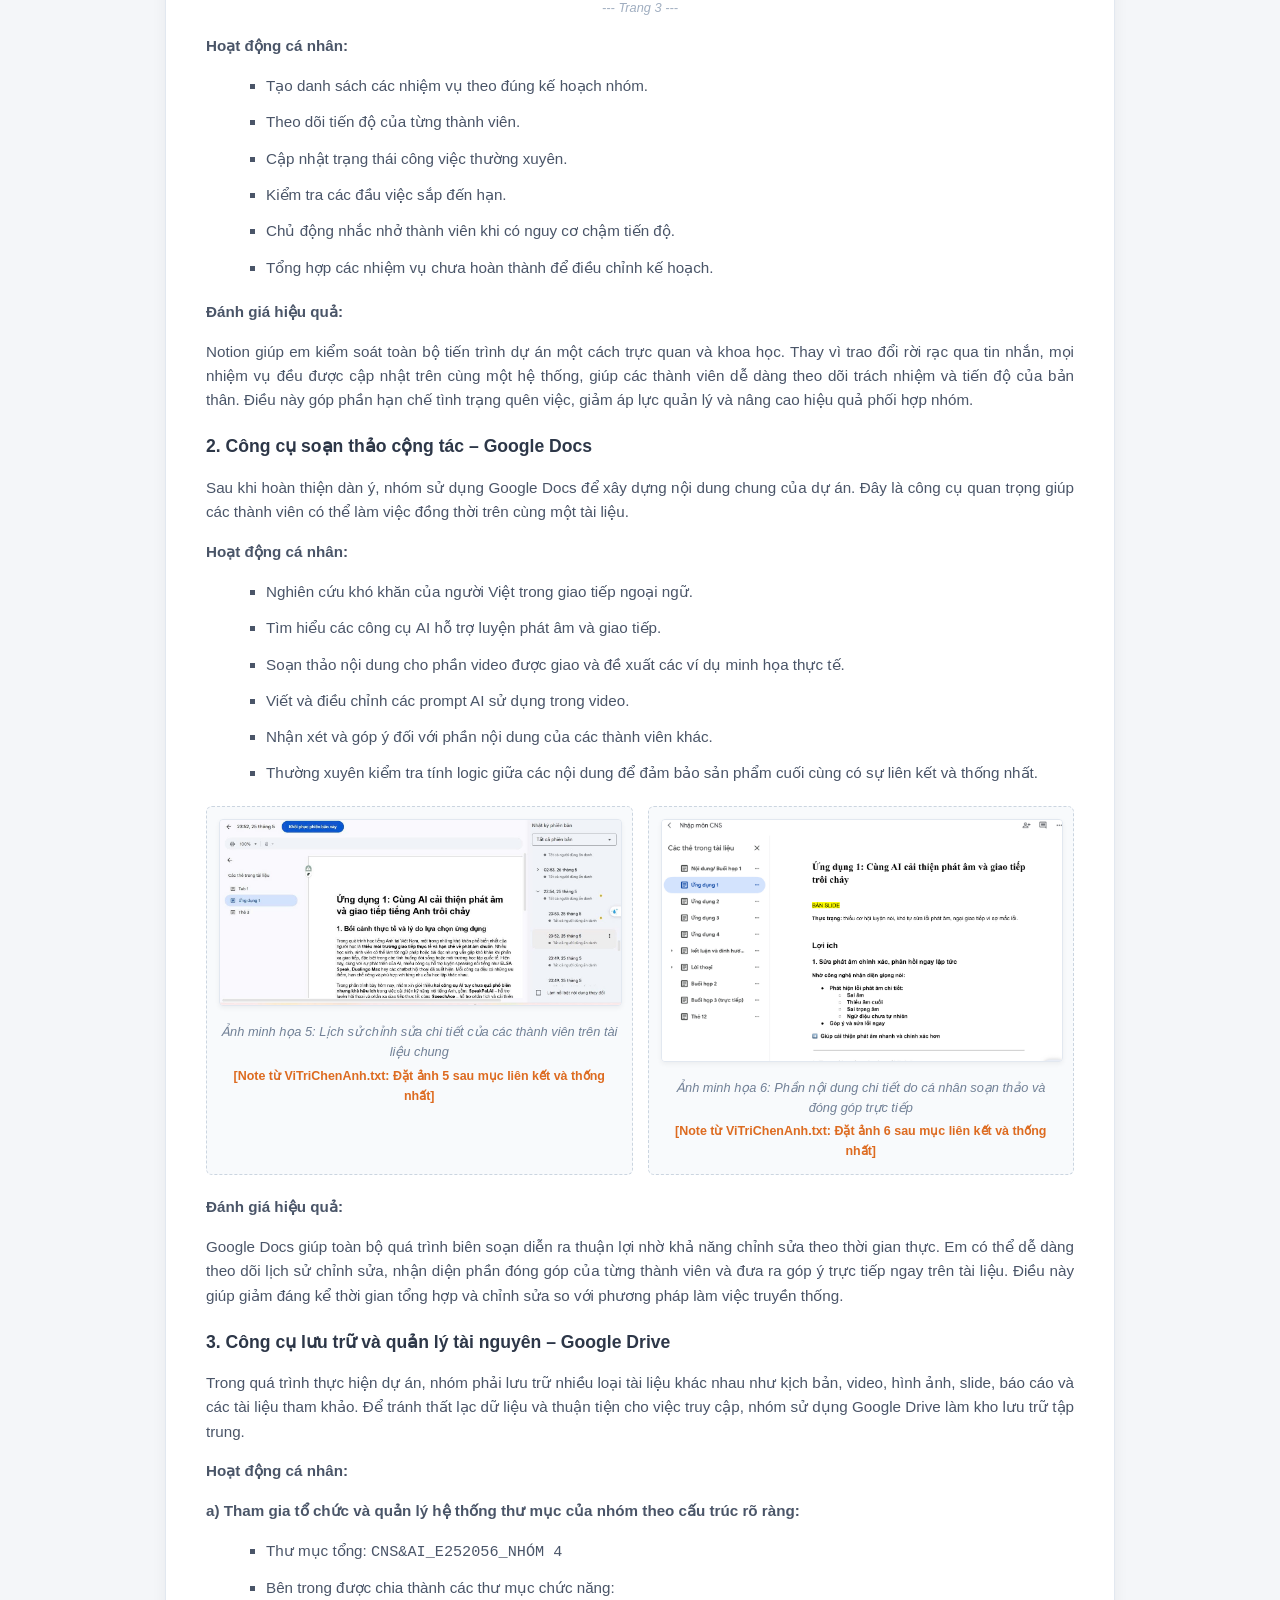
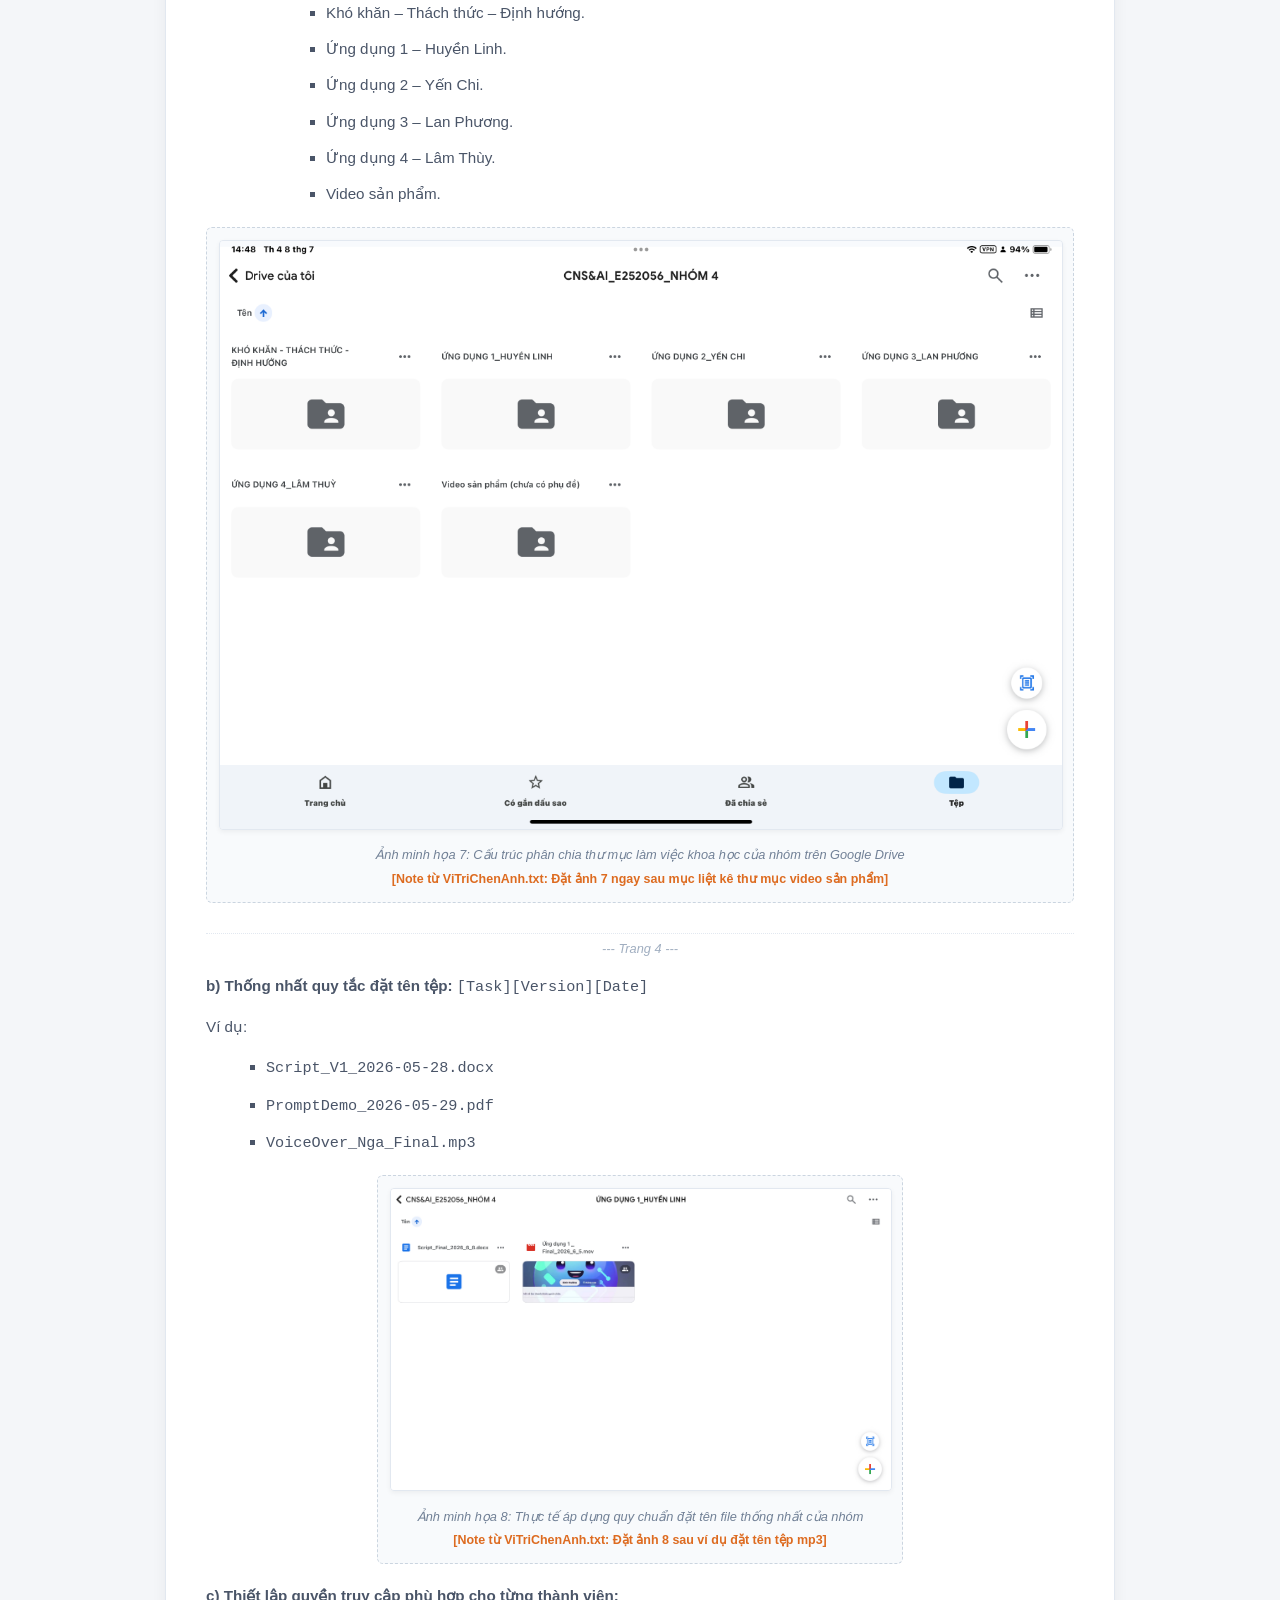
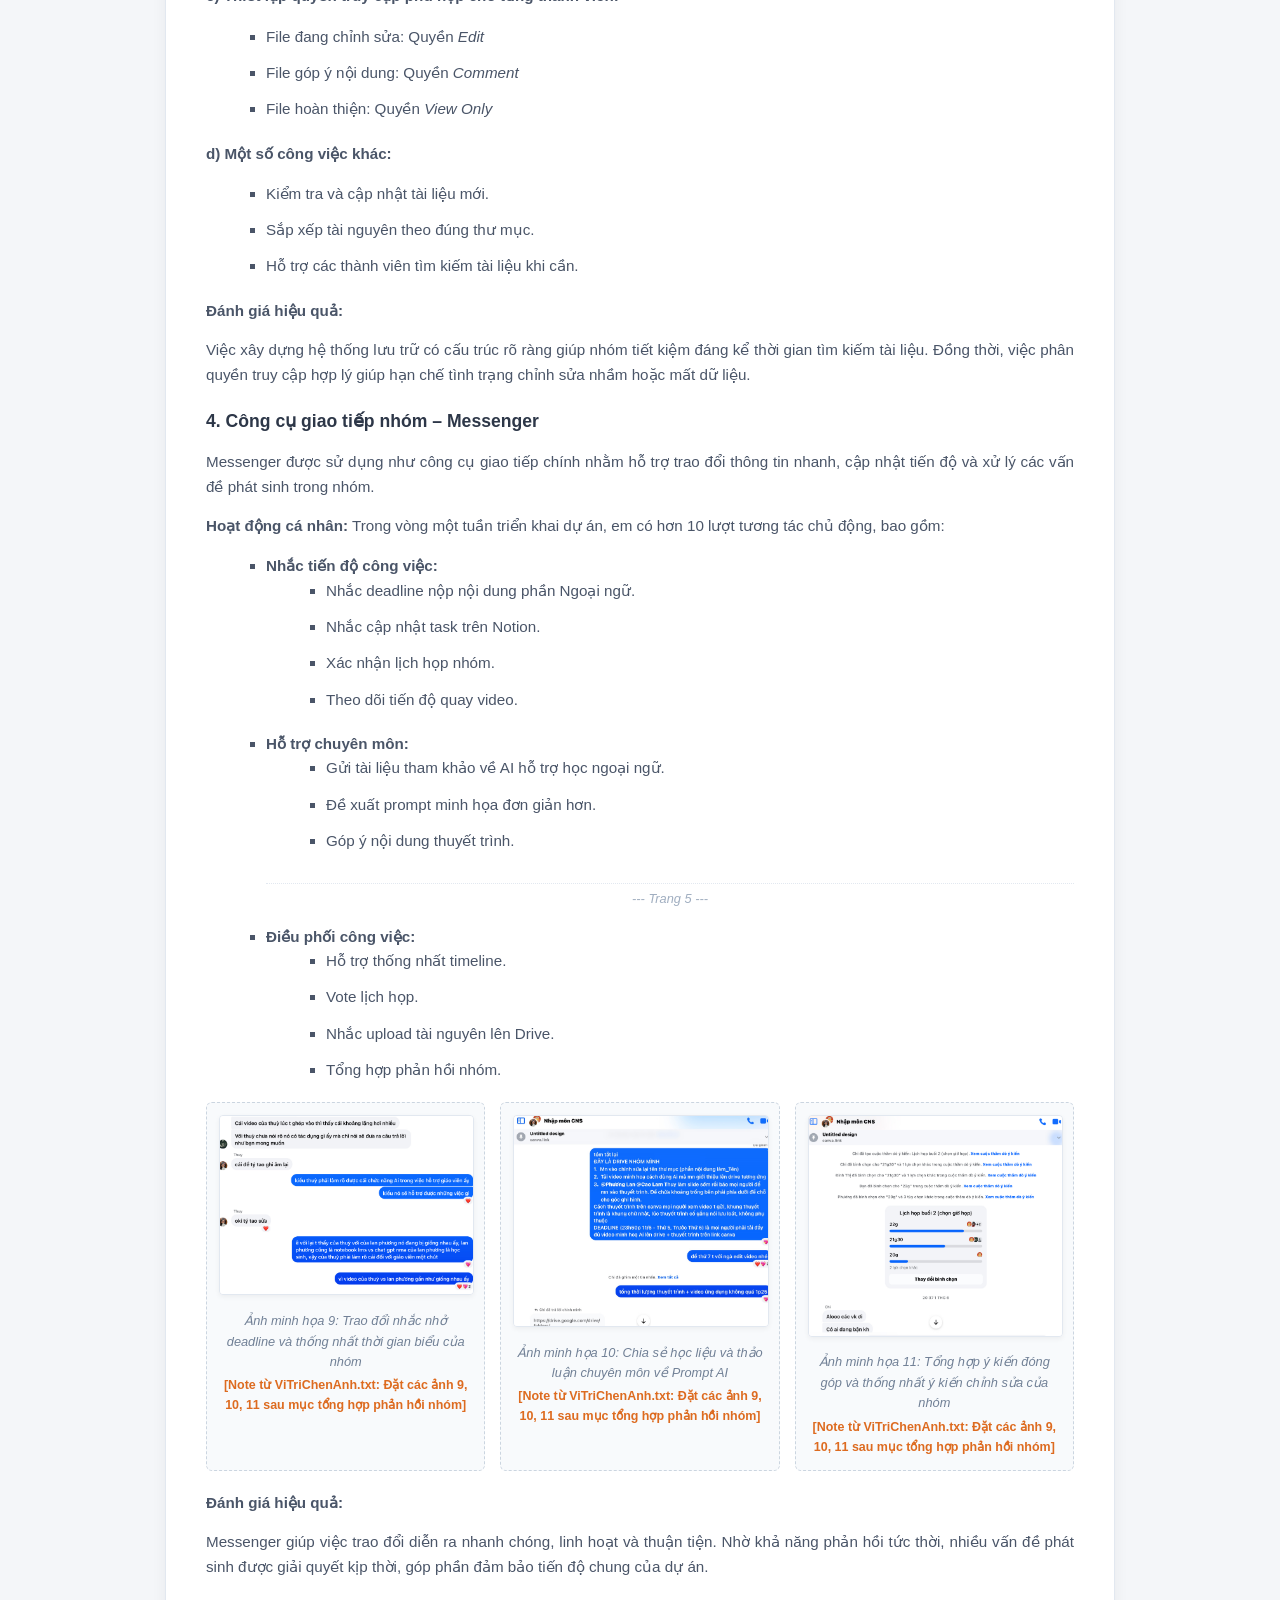
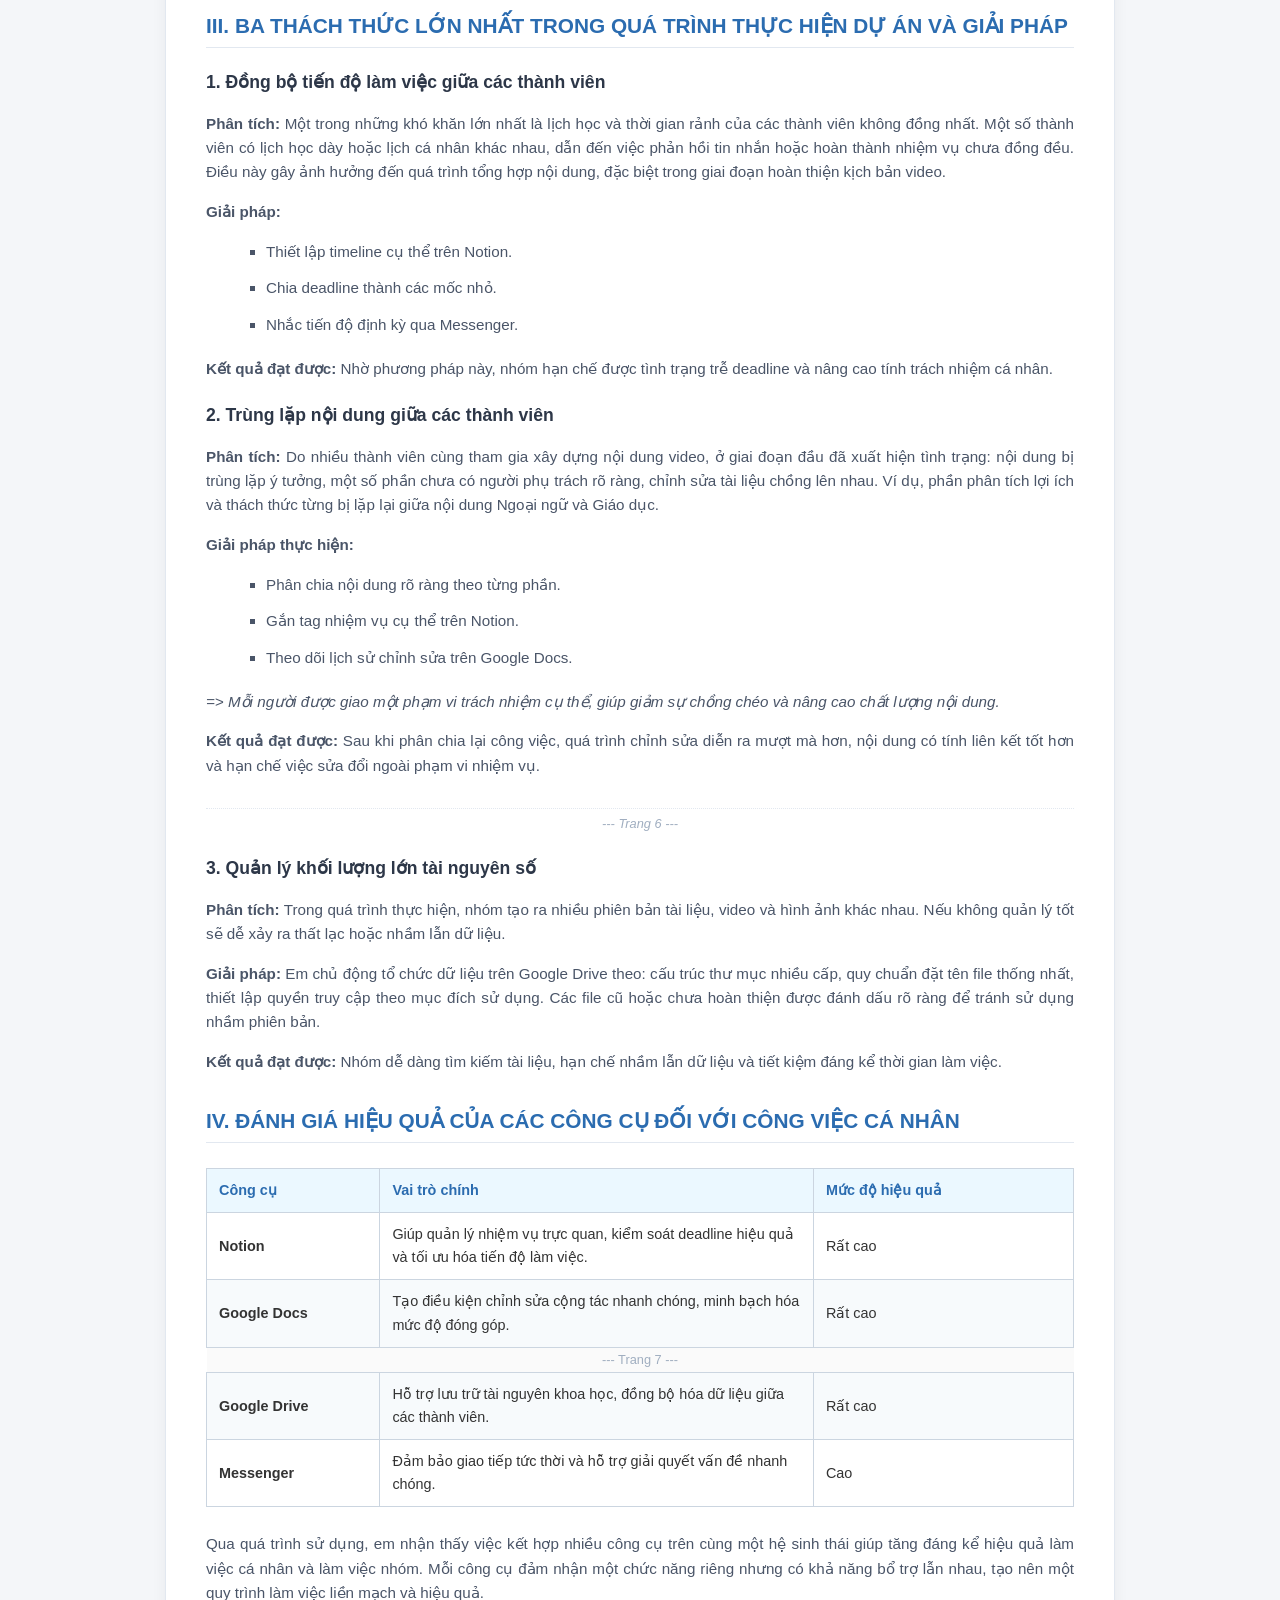
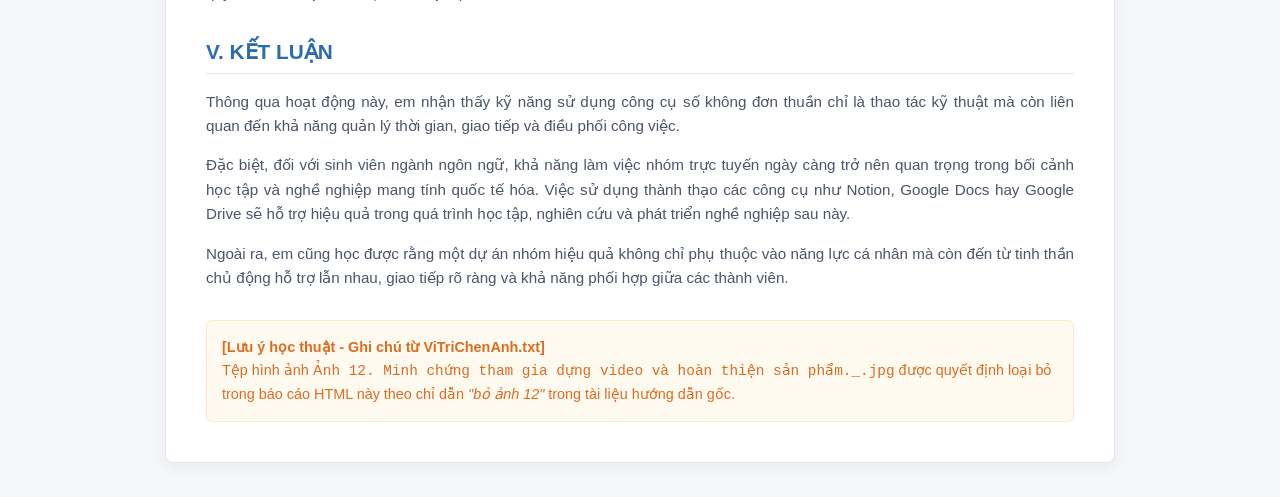
<file: PortfolioAssets/CHẶNG 4/index.html>
<!doctype html>
<html lang="vi">
  <head>
    <meta charset="UTF-8" />
    <meta name="viewport" content="width=device-width, initial-scale=1.0" />
    <title>
      Chặng 4: Báo cáo sử dụng công cụ hợp tác trực tuyến và trải nghiệm quản lý
      cá nhân
    </title>
    <style>
      body {
        font-family: "Segoe UI", Tahoma, Geneva, Verdana, sans-serif;
        line-height: 1.6;
        color: #333;
        max-width: 950px;
        margin: 0 auto;
        padding: 40px 20px;
        background-color: #f4f6f9;
      }
      .document-container {
        background-color: #fff;
        padding: 40px;
        border-radius: 8px;
        box-shadow: 0 4px 15px rgba(0, 0, 0, 0.05);
        border: 1px solid #e2e8f0;
      }
      .back-link {
        display: inline-block;
        margin-bottom: 20px;
        color: #3182ce;
        text-decoration: none;
        font-weight: 500;
        transition: color 0.2s;
      }
      .back-link:hover {
        color: #2b6cb0;
        text-decoration: underline;
      }
      h1 {
        font-size: 1.8rem;
        color: #1a365d;
        text-align: center;
        margin-bottom: 10px;
        text-transform: uppercase;
      }
      .subtitle {
        text-align: center;
        font-size: 1.1rem;
        font-weight: bold;
        color: #4a5568;
        margin-bottom: 30px;
        border-bottom: 2px solid #3182ce;
        padding-bottom: 15px;
      }
      h2 {
        font-size: 1.3rem;
        color: #2b6cb0;
        margin-top: 30px;
        margin-bottom: 15px;
        border-bottom: 1px solid #e2e8f0;
        padding-bottom: 5px;
      }
      h3 {
        font-size: 1.1rem;
        color: #2d3748;
        margin-top: 20px;
        margin-bottom: 10px;
      }
      p,
      li {
        font-size: 0.95rem;
        color: #4a5568;
        margin-bottom: 12px;
        text-align: justify;
      }
      ul,
      ol {
        margin-left: 20px;
        margin-bottom: 20px;
      }
      ul {
        list-style-type: square;
      }
      .table-responsive {
        overflow-x: auto;
        margin: 25px 0;
      }
      table {
        width: 100%;
        border-collapse: collapse;
        font-size: 0.9rem;
      }
      th,
      td {
        border: 1px solid #cbd5e0;
        padding: 10px 12px;
        text-align: left;
        vertical-align: middle;
      }
      th {
        background-color: #ebf8ff;
        color: #2b6cb0;
        font-weight: 600;
      }
      tr:nth-child(even) {
        background-color: #f7fafc;
      }
      .image-group {
        display: flex;
        flex-wrap: wrap;
        gap: 15px;
        justify-content: center;
        margin: 20px 0;
      }
      .image-container {
        flex: 1;
        min-width: 250px;
        max-width: 100%;
        text-align: center;
        padding: 12px;
        background-color: #f8fafc;
        border: 1px dashed #cbd5e0;
        border-radius: 6px;
      }
      .image-container img {
        max-width: 100%;
        height: auto;
        border: 1px solid #e2e8f0;
        border-radius: 4px;
        box-shadow: 0 2px 5px rgba(0, 0, 0, 0.05);
      }
      .image-caption {
        font-size: 0.8rem;
        color: #718096;
        margin-top: 8px;
        font-style: italic;
      }
      .image-note {
        font-size: 0.78rem;
        color: #dd6b20;
        margin-top: 4px;
        font-weight: bold;
      }
      .page-break-indicator {
        text-align: center;
        font-size: 0.8rem;
        color: #a0aec0;
        border-top: 1px dotted #e2e8f0;
        margin: 30px 0 15px 0;
        padding-top: 5px;
        font-style: italic;
      }
      .discarded-image-note {
        background-color: #fffaf0;
        border: 1px solid #feebc8;
        color: #dd6b20;
        padding: 15px;
        margin-top: 30px;
        border-radius: 6px;
        font-size: 0.9rem;
      }
    </style>
  </head>
  <body>
    <a href="../index.html" class="back-link">← Quay lại Trang chủ Portfolio</a>

    <div class="document-container">
      <h1>
        Báo cáo sử dụng công cụ hợp tác trực tuyến và trải nghiệm quản lý cá
        nhân trong dự án nhóm
      </h1>
      <div class="subtitle">Đánh giá quá trình cộng tác số của cá nhân</div>

      <div class="page-break-indicator">--- Trang 1 ---</div>

      <h2>I. GIỚI THIỆU</h2>
      <h3>1. Tổng quan về báo cáo</h3>
      <p>
        Trong bối cảnh chuyển đổi số đang diễn ra mạnh mẽ, các công cụ hợp tác
        trực tuyến ngày càng trở thành phương tiện hỗ trợ thiết yếu trong môi
        trường học tập và làm việc. Đối với sinh viên ngành ngôn ngữ, khả năng
        phối hợp nhóm từ xa, quản lý tiến độ công việc và sử dụng hiệu quả các
        nền tảng số không chỉ góp phần nâng cao hiệu suất học tập mà còn là kỹ
        năng quan trọng phục vụ định hướng nghề nghiệp trong tương lai.
      </p>
      <p>
        Trong khuôn khổ học phần Nhập môn Công nghệ số và Trí tuệ nhân tạo, nhóm
        chúng em thực hiện một dự án video học thuật với chủ đề: “AI trong Ngoại
        ngữ và Giáo dục”. Báo cáo này tập trung phản ánh vai trò cá nhân của em
        trong quá trình thực hiện dự án, quá trình sử dụng các công cụ hợp tác
        trực tuyến, hiệu quả đạt được, những khó khăn trong phối hợp nhóm cũng
        như giải pháp để nâng cao hiệu suất làm việc.
      </p>

      <h3>2. Tổng quan về dự án</h3>
      <p>
        Dự án nhóm được triển khai dưới hình thức sản xuất một video học thuật
        có thời lượng khoảng 7 phút, tập trung phân tích vai trò của trí tuệ
        nhân tạo (AI) và công nghệ số trong hỗ trợ học ngoại ngữ và đổi mới hoạt
        động giáo dục tại Việt Nam. Nội dung video khai thác các vấn đề thực
        tiễn như khó khăn trong học tiếng Anh, nhu cầu cá nhân hóa lộ trình học
        tập của học sinh và áp lực của giáo viên trong việc thiết kế học liệu.
        Trên cơ sở đó, nhóm giới thiệu một số ứng dụng AI nổi bật cùng cách thức
        sử dụng thông qua các tình huống gần gũi, sáng tạo và dễ tiếp cận với
        người học.
      </p>

      <h3>3. Vai trò cá nhân trong dự án</h3>
      <p>
        Trong quá trình thực hiện dự án, em đảm nhận vai trò:
        <strong>“Điều phối nội dung và quản lý tiến độ nhóm”</strong>. Việc đảm
        nhận đồng thời vai trò quản lý tiến độ và hỗ trợ nội dung giúp em rèn
        luyện khả năng điều phối công việc, quản lý thời gian và giao tiếp trong
        môi trường làm việc nhóm trực tuyến.
      </p>
      <p>Các nhiệm vụ cá nhân bao gồm:</p>
      <ul>
        <li>Thiết lập và tối ưu không gian quản lý dự án trên Notion.</li>
        <li>Theo dõi tiến độ công việc của các thành viên.</li>
        <li>Quản lý danh sách nhiệm vụ và thời hạn hoàn thành.</li>
        <li>
          Tham gia biên soạn nội dung liên quan đến ứng dụng AI trong học ngoại
          ngữ.
        </li>
        <li>Đề xuất và chỉnh sửa các prompt AI minh họa trong video.</li>
        <li>Chủ động trao đổi, hỗ trợ nhóm thông qua Messenger.</li>
        <li>
          Quản lý và lưu trữ tài liệu trên Google Drive theo hệ thống khoa học.
        </li>
      </ul>

      <div class="page-break-indicator">--- Trang 2 ---</div>

      <h2>II. QUÁ TRÌNH THIẾT LẬP VÀ SỬ DỤNG CÁC CÔNG CỤ HỢP TÁC TRỰC TUYẾN</h2>

      <h3>1. Công cụ quản lý dự án – Notion</h3>
      <p>
        Nhằm nâng cao hiệu quả quản lý công việc và phối hợp nhóm, em chủ động
        thiết lập workspace dự án trên Notion theo mô hình
        <em>Project Dashboard</em>. Không gian làm việc được tối ưu với bảng
        Kanban theo dõi tiến độ, Calendar View quản lý deadline, hệ thống phân
        loại mức độ ưu tiên của nhiệm vụ và tính năng nhắc nhở các mốc quan
        trọng. Nhờ đó, các thành viên có thể dễ dàng cập nhật trạng thái công
        việc, theo dõi tiến độ chung và phối hợp hiệu quả hơn trong suốt quá
        trình thực hiện dự án.
      </p>
      <p>Cấu trúc workspace được xây dựng gồm:</p>
      <ul>
        <li>
          <strong>Dashboard chính:</strong>
          <ul>
            <li>Tổng quan dự án (Mục tiêu, thời gian, thành viên, overview)</li>
            <li>Task Management</li>
            <li>Project Timeline</li>
            <li>Meeting Log</li>
            <li>Project Resources</li>
          </ul>
        </li>
        <li>
          <strong>Database nhiệm vụ:</strong> Mỗi nhiệm vụ được quản lý theo các
          tiêu chí: Task (Tên nhiệm vụ), Assignee (Người phụ trách), Deadline
          (Hạn hoàn thành), Status (Trạng thái công việc), Priority (Mức độ ưu
          tiên), Tag (Phân loại nhiệm vụ).
        </li>
        <li>
          <strong>Hệ thống tag được sử dụng:</strong>
          <ul>
            <li>Script – xây dựng kịch bản</li>
            <li>Research – nghiên cứu tài liệu</li>
            <li>Filming – quay video</li>
            <li>Voice Over – lồng tiếng</li>
            <li>Editing – chỉnh sửa video</li>
            <li>Slides – thiết kế slide minh họa</li>
          </ul>
        </li>
      </ul>

      <div class="image-group">
        <div class="image-container">
          <img
            src="./Image/Ảnh 1 Không gian làm việc trên Notion do cá nhân thiết lập.jpg"
            alt="Ảnh 1 Không gian làm việc trên Notion"
          />
          <div class="image-caption">
            Ảnh minh họa 1: Giao diện Notion Dashboard quản lý dự án do cá nhân
            thiết lập
          </div>
          <div class="image-note">
            [Note từ ViTriChenAnh.txt: Đặt ảnh 1 ở cuối cấu trúc workspace
            Notion]
          </div>
        </div>
        <div class="image-container">
          <img
            src="./Image/Ảnh 2.Bảng theo dõi tổng quan nhiệm vụ_.jpg"
            alt="Ảnh 2 Bảng theo dõi tổng quan nhiệm vụ"
          />
          <div class="image-caption">
            Ảnh minh họa 2: Cơ sở dữ liệu theo dõi tổng quan danh sách đầu việc
          </div>
          <div class="image-note">
            [Note từ ViTriChenAnh.txt: Đặt ảnh 2 ở cuối cấu trúc workspace
            Notion]
          </div>
        </div>
        <div class="image-container">
          <img
            src="./Image/Ảnh 3. Bảng Kanban theo dõi tiến độ trên Notion._.jpg"
            alt="Ảnh 3 Bảng Kanban theo dõi tiến độ"
          />
          <div class="image-caption">
            Ảnh minh họa 3: Bảng Kanban quản lý trạng thái công việc
          </div>
          <div class="image-note">
            [Note từ ViTriChenAnh.txt: Đặt ảnh 3 ở cuối cấu trúc workspace
            Notion]
          </div>
        </div>
        <div class="image-container">
          <img
            src="./Image/Ảnh 4. Project timeline_.jpg"
            alt="Ảnh 4 Project timeline"
          />
          <div class="image-caption">
            Ảnh minh họa 4: Timeline chi tiết của dự án hiển thị trực quan
          </div>
          <div class="image-note">
            [Note từ ViTriChenAnh.txt: Đặt ảnh 4 ở cuối cấu trúc workspace
            Notion]
          </div>
        </div>
      </div>

      <div class="page-break-indicator">--- Trang 3 ---</div>

      <p><strong>Hoạt động cá nhân:</strong></p>
      <ul>
        <li>Tạo danh sách các nhiệm vụ theo đúng kế hoạch nhóm.</li>
        <li>Theo dõi tiến độ của từng thành viên.</li>
        <li>Cập nhật trạng thái công việc thường xuyên.</li>
        <li>Kiểm tra các đầu việc sắp đến hạn.</li>
        <li>Chủ động nhắc nhở thành viên khi có nguy cơ chậm tiến độ.</li>
        <li>Tổng hợp các nhiệm vụ chưa hoàn thành để điều chỉnh kế hoạch.</li>
      </ul>

      <p><strong>Đánh giá hiệu quả:</strong></p>
      <p>
        Notion giúp em kiểm soát toàn bộ tiến trình dự án một cách trực quan và
        khoa học. Thay vì trao đổi rời rạc qua tin nhắn, mọi nhiệm vụ đều được
        cập nhật trên cùng một hệ thống, giúp các thành viên dễ dàng theo dõi
        trách nhiệm và tiến độ của bản thân. Điều này góp phần hạn chế tình
        trạng quên việc, giảm áp lực quản lý và nâng cao hiệu quả phối hợp nhóm.
      </p>

      <h3>2. Công cụ soạn thảo cộng tác – Google Docs</h3>
      <p>
        Sau khi hoàn thiện dàn ý, nhóm sử dụng Google Docs để xây dựng nội dung
        chung của dự án. Đây là công cụ quan trọng giúp các thành viên có thể
        làm việc đồng thời trên cùng một tài liệu.
      </p>

      <p><strong>Hoạt động cá nhân:</strong></p>
      <ul>
        <li>Nghiên cứu khó khăn của người Việt trong giao tiếp ngoại ngữ.</li>
        <li>Tìm hiểu các công cụ AI hỗ trợ luyện phát âm và giao tiếp.</li>
        <li>
          Soạn thảo nội dung cho phần video được giao và đề xuất các ví dụ minh
          họa thực tế.
        </li>
        <li>Viết và điều chỉnh các prompt AI sử dụng trong video.</li>
        <li>
          Nhận xét và góp ý đối với phần nội dung của các thành viên khác.
        </li>
        <li>
          Thường xuyên kiểm tra tính logic giữa các nội dung để đảm bảo sản phẩm
          cuối cùng có sự liên kết và thống nhất.
        </li>
      </ul>

      <div class="image-group">
        <div class="image-container">
          <img
            src="./Image/Ảnh 5. Lịch sử chỉnh sửa nội dung trên Google Docs._.JPG"
            alt="Ảnh 5 Lịch sử chỉnh sửa trên Google Docs"
          />
          <div class="image-caption">
            Ảnh minh họa 5: Lịch sử chỉnh sửa chi tiết của các thành viên trên
            tài liệu chung
          </div>
          <div class="image-note">
            [Note từ ViTriChenAnh.txt: Đặt ảnh 5 sau mục liên kết và thống nhất]
          </div>
        </div>
        <div class="image-container">
          <img
            src="./Image/Ảnh 6. Nội dung cá nhân đóng góp trực tiếp trên tài liệu công tác._.jpg"
            alt="Ảnh 6 Nội dung cá nhân đóng góp"
          />
          <div class="image-caption">
            Ảnh minh họa 6: Phần nội dung chi tiết do cá nhân soạn thảo và đóng
            góp trực tiếp
          </div>
          <div class="image-note">
            [Note từ ViTriChenAnh.txt: Đặt ảnh 6 sau mục liên kết và thống nhất]
          </div>
        </div>
      </div>

      <p><strong>Đánh giá hiệu quả:</strong></p>
      <p>
        Google Docs giúp toàn bộ quá trình biên soạn diễn ra thuận lợi nhờ khả
        năng chỉnh sửa theo thời gian thực. Em có thể dễ dàng theo dõi lịch sử
        chỉnh sửa, nhận diện phần đóng góp của từng thành viên và đưa ra góp ý
        trực tiếp ngay trên tài liệu. Điều này giúp giảm đáng kể thời gian tổng
        hợp và chỉnh sửa so với phương pháp làm việc truyền thống.
      </p>

      <h3>3. Công cụ lưu trữ và quản lý tài nguyên – Google Drive</h3>
      <p>
        Trong quá trình thực hiện dự án, nhóm phải lưu trữ nhiều loại tài liệu
        khác nhau như kịch bản, video, hình ảnh, slide, báo cáo và các tài liệu
        tham khảo. Để tránh thất lạc dữ liệu và thuận tiện cho việc truy cập,
        nhóm sử dụng Google Drive làm kho lưu trữ tập trung.
      </p>

      <p><strong>Hoạt động cá nhân:</strong></p>
      <p>
        <strong
          >a) Tham gia tổ chức và quản lý hệ thống thư mục của nhóm theo cấu
          trúc rõ ràng:</strong
        >
      </p>
      <ul>
        <li>Thư mục tổng: <code>CNS&AI_E252056_NHÓM 4</code></li>
        <li>
          Bên trong được chia thành các thư mục chức năng:
          <ul>
            <li>Khó khăn – Thách thức – Định hướng.</li>
            <li>Ứng dụng 1 – Huyền Linh.</li>
            <li>Ứng dụng 2 – Yến Chi.</li>
            <li>Ứng dụng 3 – Lan Phương.</li>
            <li>Ứng dụng 4 – Lâm Thùy.</li>
            <li>Video sản phẩm.</li>
          </ul>
        </li>
      </ul>

      <div class="image-group">
        <div class="image-container">
          <img
            src="./Image/Ảnh 7. Cấu trúc thư mục Google Drive của nhóm._.PNG"
            alt="Ảnh 7 Cấu trúc Google Drive"
          />
          <div class="image-caption">
            Ảnh minh họa 7: Cấu trúc phân chia thư mục làm việc khoa học của
            nhóm trên Google Drive
          </div>
          <div class="image-note">
            [Note từ ViTriChenAnh.txt: Đặt ảnh 7 ngay sau mục liệt kê thư mục
            video sản phẩm]
          </div>
        </div>
      </div>

      <div class="page-break-indicator">--- Trang 4 ---</div>

      <p>
        <strong>b) Thống nhất quy tắc đặt tên tệp:</strong>
        <code>[Task][Version][Date]</code>
      </p>
      <p>Ví dụ:</p>
      <ul>
        <li><code>Script_V1_2026-05-28.docx</code></li>
        <li><code>PromptDemo_2026-05-29.pdf</code></li>
        <li><code>VoiceOver_Nga_Final.mp3</code></li>
      </ul>

      <div class="image-group">
        <div class="image-container" style="max-width: 500px">
          <img
            src="./Image/Ảnh 8. Cách đặt tên file.jpg"
            alt="Ảnh 8 Cách đặt tên file"
          />
          <div class="image-caption">
            Ảnh minh họa 8: Thực tế áp dụng quy chuẩn đặt tên file thống nhất
            của nhóm
          </div>
          <div class="image-note">
            [Note từ ViTriChenAnh.txt: Đặt ảnh 8 sau ví dụ đặt tên tệp mp3]
          </div>
        </div>
      </div>

      <p>
        <strong
          >c) Thiết lập quyền truy cập phù hợp cho từng thành viên:</strong
        >
      </p>
      <ul>
        <li>File đang chỉnh sửa: Quyền <em>Edit</em></li>
        <li>File góp ý nội dung: Quyền <em>Comment</em></li>
        <li>File hoàn thiện: Quyền <em>View Only</em></li>
      </ul>

      <p><strong>d) Một số công việc khác:</strong></p>
      <ul>
        <li>Kiểm tra và cập nhật tài liệu mới.</li>
        <li>Sắp xếp tài nguyên theo đúng thư mục.</li>
        <li>Hỗ trợ các thành viên tìm kiếm tài liệu khi cần.</li>
      </ul>

      <p><strong>Đánh giá hiệu quả:</strong></p>
      <p>
        Việc xây dựng hệ thống lưu trữ có cấu trúc rõ ràng giúp nhóm tiết kiệm
        đáng kể thời gian tìm kiếm tài liệu. Đồng thời, việc phân quyền truy cập
        hợp lý giúp hạn chế tình trạng chỉnh sửa nhầm hoặc mất dữ liệu.
      </p>

      <h3>4. Công cụ giao tiếp nhóm – Messenger</h3>
      <p>
        Messenger được sử dụng như công cụ giao tiếp chính nhằm hỗ trợ trao đổi
        thông tin nhanh, cập nhật tiến độ và xử lý các vấn đề phát sinh trong
        nhóm.
      </p>
      <p>
        <strong>Hoạt động cá nhân:</strong> Trong vòng một tuần triển khai dự
        án, em có hơn 10 lượt tương tác chủ động, bao gồm:
      </p>
      <ul>
        <li>
          <strong>Nhắc tiến độ công việc:</strong>
          <ul>
            <li>Nhắc deadline nộp nội dung phần Ngoại ngữ.</li>
            <li>Nhắc cập nhật task trên Notion.</li>
            <li>Xác nhận lịch họp nhóm.</li>
            <li>Theo dõi tiến độ quay video.</li>
          </ul>
        </li>
        <li>
          <strong>Hỗ trợ chuyên môn:</strong>
          <ul>
            <li>Gửi tài liệu tham khảo về AI hỗ trợ học ngoại ngữ.</li>
            <li>Đề xuất prompt minh họa đơn giản hơn.</li>
            <li>Góp ý nội dung thuyết trình.</li>
          </ul>
        </li>
        <div class="page-break-indicator">--- Trang 5 ---</div>
        <li>
          <strong>Điều phối công việc:</strong>
          <ul>
            <li>Hỗ trợ thống nhất timeline.</li>
            <li>Vote lịch họp.</li>
            <li>Nhắc upload tài nguyên lên Drive.</li>
            <li>Tổng hợp phản hồi nhóm.</li>
          </ul>
        </li>
      </ul>

      <div class="image-group">
        <div class="image-container">
          <img
            src="./Image/Ảnh 9. Minh chứng trao đổi và hỗ trợ thành viên trên Messenger._.jpg"
            alt="Ảnh 9 Minh chứng Messenger"
          />
          <div class="image-caption">
            Ảnh minh họa 9: Trao đổi nhắc nhở deadline và thống nhất thời gian
            biểu của nhóm
          </div>
          <div class="image-note">
            [Note từ ViTriChenAnh.txt: Đặt các ảnh 9, 10, 11 sau mục tổng hợp
            phản hồi nhóm]
          </div>
        </div>
        <div class="image-container">
          <img
            src="./Image/Ảnh 10. Minh chứng trao đổi và hỗ trợ thành viên trên Messenger._.jpg"
            alt="Ảnh 10 Minh chứng Messenger"
          />
          <div class="image-caption">
            Ảnh minh họa 10: Chia sẻ học liệu và thảo luận chuyên môn về Prompt
            AI
          </div>
          <div class="image-note">
            [Note từ ViTriChenAnh.txt: Đặt các ảnh 9, 10, 11 sau mục tổng hợp
            phản hồi nhóm]
          </div>
        </div>
        <div class="image-container">
          <img
            src="./Image/Ảnh 11. Minh chứng trao đổi và hỗ trợ thành viên trên Messenger._.jpg"
            alt="Ảnh 11 Minh chứng Messenger"
          />
          <div class="image-caption">
            Ảnh minh họa 11: Tổng hợp ý kiến đóng góp và thống nhất ý kiến chỉnh
            sửa của nhóm
          </div>
          <div class="image-note">
            [Note từ ViTriChenAnh.txt: Đặt các ảnh 9, 10, 11 sau mục tổng hợp
            phản hồi nhóm]
          </div>
        </div>
      </div>

      <p><strong>Đánh giá hiệu quả:</strong></p>
      <p>
        Messenger giúp việc trao đổi diễn ra nhanh chóng, linh hoạt và thuận
        tiện. Nhờ khả năng phản hồi tức thời, nhiều vấn đề phát sinh được giải
        quyết kịp thời, góp phần đảm bảo tiến độ chung của dự án.
      </p>

      <h2>
        III. BA THÁCH THỨC LỚN NHẤT TRONG QUÁ TRÌNH THỰC HIỆN DỰ ÁN VÀ GIẢI PHÁP
      </h2>

      <h3>1. Đồng bộ tiến độ làm việc giữa các thành viên</h3>
      <p>
        <strong>Phân tích:</strong> Một trong những khó khăn lớn nhất là lịch
        học và thời gian rảnh của các thành viên không đồng nhất. Một số thành
        viên có lịch học dày hoặc lịch cá nhân khác nhau, dẫn đến việc phản hồi
        tin nhắn hoặc hoàn thành nhiệm vụ chưa đồng đều. Điều này gây ảnh hưởng
        đến quá trình tổng hợp nội dung, đặc biệt trong giai đoạn hoàn thiện
        kịch bản video.
      </p>
      <p><strong>Giải pháp:</strong></p>
      <ul>
        <li>Thiết lập timeline cụ thể trên Notion.</li>
        <li>Chia deadline thành các mốc nhỏ.</li>
        <li>Nhắc tiến độ định kỳ qua Messenger.</li>
      </ul>
      <p>
        <strong>Kết quả đạt được:</strong> Nhờ phương pháp này, nhóm hạn chế
        được tình trạng trễ deadline và nâng cao tính trách nhiệm cá nhân.
      </p>

      <h3>2. Trùng lặp nội dung giữa các thành viên</h3>
      <p>
        <strong>Phân tích:</strong> Do nhiều thành viên cùng tham gia xây dựng
        nội dung video, ở giai đoạn đầu đã xuất hiện tình trạng: nội dung bị
        trùng lặp ý tưởng, một số phần chưa có người phụ trách rõ ràng, chỉnh
        sửa tài liệu chồng lên nhau. Ví dụ, phần phân tích lợi ích và thách thức
        từng bị lặp lại giữa nội dung Ngoại ngữ và Giáo dục.
      </p>
      <p><strong>Giải pháp thực hiện:</strong></p>
      <ul>
        <li>Phân chia nội dung rõ ràng theo từng phần.</li>
        <li>Gắn tag nhiệm vụ cụ thể trên Notion.</li>
        <li>Theo dõi lịch sử chỉnh sửa trên Google Docs.</li>
      </ul>
      <p>
        <em
          >=&gt; Mỗi người được giao một phạm vi trách nhiệm cụ thể, giúp giảm
          sự chồng chéo và nâng cao chất lượng nội dung.</em
        >
      </p>
      <p>
        <strong>Kết quả đạt được:</strong> Sau khi phân chia lại công việc, quá
        trình chỉnh sửa diễn ra mượt mà hơn, nội dung có tính liên kết tốt hơn
        và hạn chế việc sửa đổi ngoài phạm vi nhiệm vụ.
      </p>

      <div class="page-break-indicator">--- Trang 6 ---</div>

      <h3>3. Quản lý khối lượng lớn tài nguyên số</h3>
      <p>
        <strong>Phân tích:</strong> Trong quá trình thực hiện, nhóm tạo ra nhiều
        phiên bản tài liệu, video và hình ảnh khác nhau. Nếu không quản lý tốt
        sẽ dễ xảy ra thất lạc hoặc nhầm lẫn dữ liệu.
      </p>
      <p>
        <strong>Giải pháp:</strong> Em chủ động tổ chức dữ liệu trên Google
        Drive theo: cấu trúc thư mục nhiều cấp, quy chuẩn đặt tên file thống
        nhất, thiết lập quyền truy cập theo mục đích sử dụng. Các file cũ hoặc
        chưa hoàn thiện được đánh dấu rõ ràng để tránh sử dụng nhầm phiên bản.
      </p>
      <p>
        <strong>Kết quả đạt được:</strong> Nhóm dễ dàng tìm kiếm tài liệu, hạn
        chế nhầm lẫn dữ liệu và tiết kiệm đáng kể thời gian làm việc.
      </p>

      <h2>IV. ĐÁNH GIÁ HIỆU QUẢ CỦA CÁC CÔNG CỤ ĐỐI VỚI CÔNG VIỆC CÁ NHÂN</h2>
      <div class="table-responsive">
        <table>
          <thead>
            <tr>
              <th style="width: 20%">Công cụ</th>
              <th style="width: 50%">Vai trò chính</th>
              <th style="width: 30%">Mức độ hiệu quả</th>
            </tr>
          </thead>
          <tbody>
            <tr>
              <td><strong>Notion</strong></td>
              <td>
                Giúp quản lý nhiệm vụ trực quan, kiểm soát deadline hiệu quả và
                tối ưu hóa tiến độ làm việc.
              </td>
              <td>Rất cao</td>
            </tr>
            <tr>
              <td><strong>Google Docs</strong></td>
              <td>
                Tạo điều kiện chỉnh sửa cộng tác nhanh chóng, minh bạch hóa mức
                độ đóng góp.
              </td>
              <td>Rất cao</td>
            </tr>
            <tr class="page-break-indicator-row">
              <td
                colspan="3"
                style="
                  text-align: center;
                  background: #fafafa;
                  font-size: 0.8rem;
                  color: #a0aec0;
                  border: none;
                  padding: 2px;
                "
              >
                --- Trang 7 ---
              </td>
            </tr>
            <tr>
              <td><strong>Google Drive</strong></td>
              <td>
                Hỗ trợ lưu trữ tài nguyên khoa học, đồng bộ hóa dữ liệu giữa các
                thành viên.
              </td>
              <td>Rất cao</td>
            </tr>
            <tr>
              <td><strong>Messenger</strong></td>
              <td>
                Đảm bảo giao tiếp tức thời và hỗ trợ giải quyết vấn đề nhanh
                chóng.
              </td>
              <td>Cao</td>
            </tr>
          </tbody>
        </table>
      </div>

      <p>
        Qua quá trình sử dụng, em nhận thấy việc kết hợp nhiều công cụ trên cùng
        một hệ sinh thái giúp tăng đáng kể hiệu quả làm việc cá nhân và làm việc
        nhóm. Mỗi công cụ đảm nhận một chức năng riêng nhưng có khả năng bổ trợ
        lẫn nhau, tạo nên một quy trình làm việc liền mạch và hiệu quả.
      </p>

      <h2>V. KẾT LUẬN</h2>
      <p>
        Thông qua hoạt động này, em nhận thấy kỹ năng sử dụng công cụ số không
        đơn thuần chỉ là thao tác kỹ thuật mà còn liên quan đến khả năng quản lý
        thời gian, giao tiếp và điều phối công việc.
      </p>
      <p>
        Đặc biệt, đối với sinh viên ngành ngôn ngữ, khả năng làm việc nhóm trực
        tuyến ngày càng trở nên quan trọng trong bối cảnh học tập và nghề nghiệp
        mang tính quốc tế hóa. Việc sử dụng thành thạo các công cụ như Notion,
        Google Docs hay Google Drive sẽ hỗ trợ hiệu quả trong quá trình học tập,
        nghiên cứu và phát triển nghề nghiệp sau này.
      </p>
      <p>
        Ngoài ra, em cũng học được rằng một dự án nhóm hiệu quả không chỉ phụ
        thuộc vào năng lực cá nhân mà còn đến từ tinh thần chủ động hỗ trợ lẫn
        nhau, giao tiếp rõ ràng và khả năng phối hợp giữa các thành viên.
      </p>

      <div class="discarded-image-note">
        <strong>[Lưu ý học thuật - Ghi chú từ ViTriChenAnh.txt]</strong><br />
        Tệp hình ảnh
        <code
          >Ảnh 12. Minh chứng tham gia dựng video và hoàn thiện sản
          phẩm._.jpg</code
        >
        được quyết định loại bỏ trong báo cáo HTML này theo chỉ dẫn
        <em>"bỏ ảnh 12"</em> trong tài liệu hướng dẫn gốc.
      </div>
    </div>
  </body>
</html>
</file>
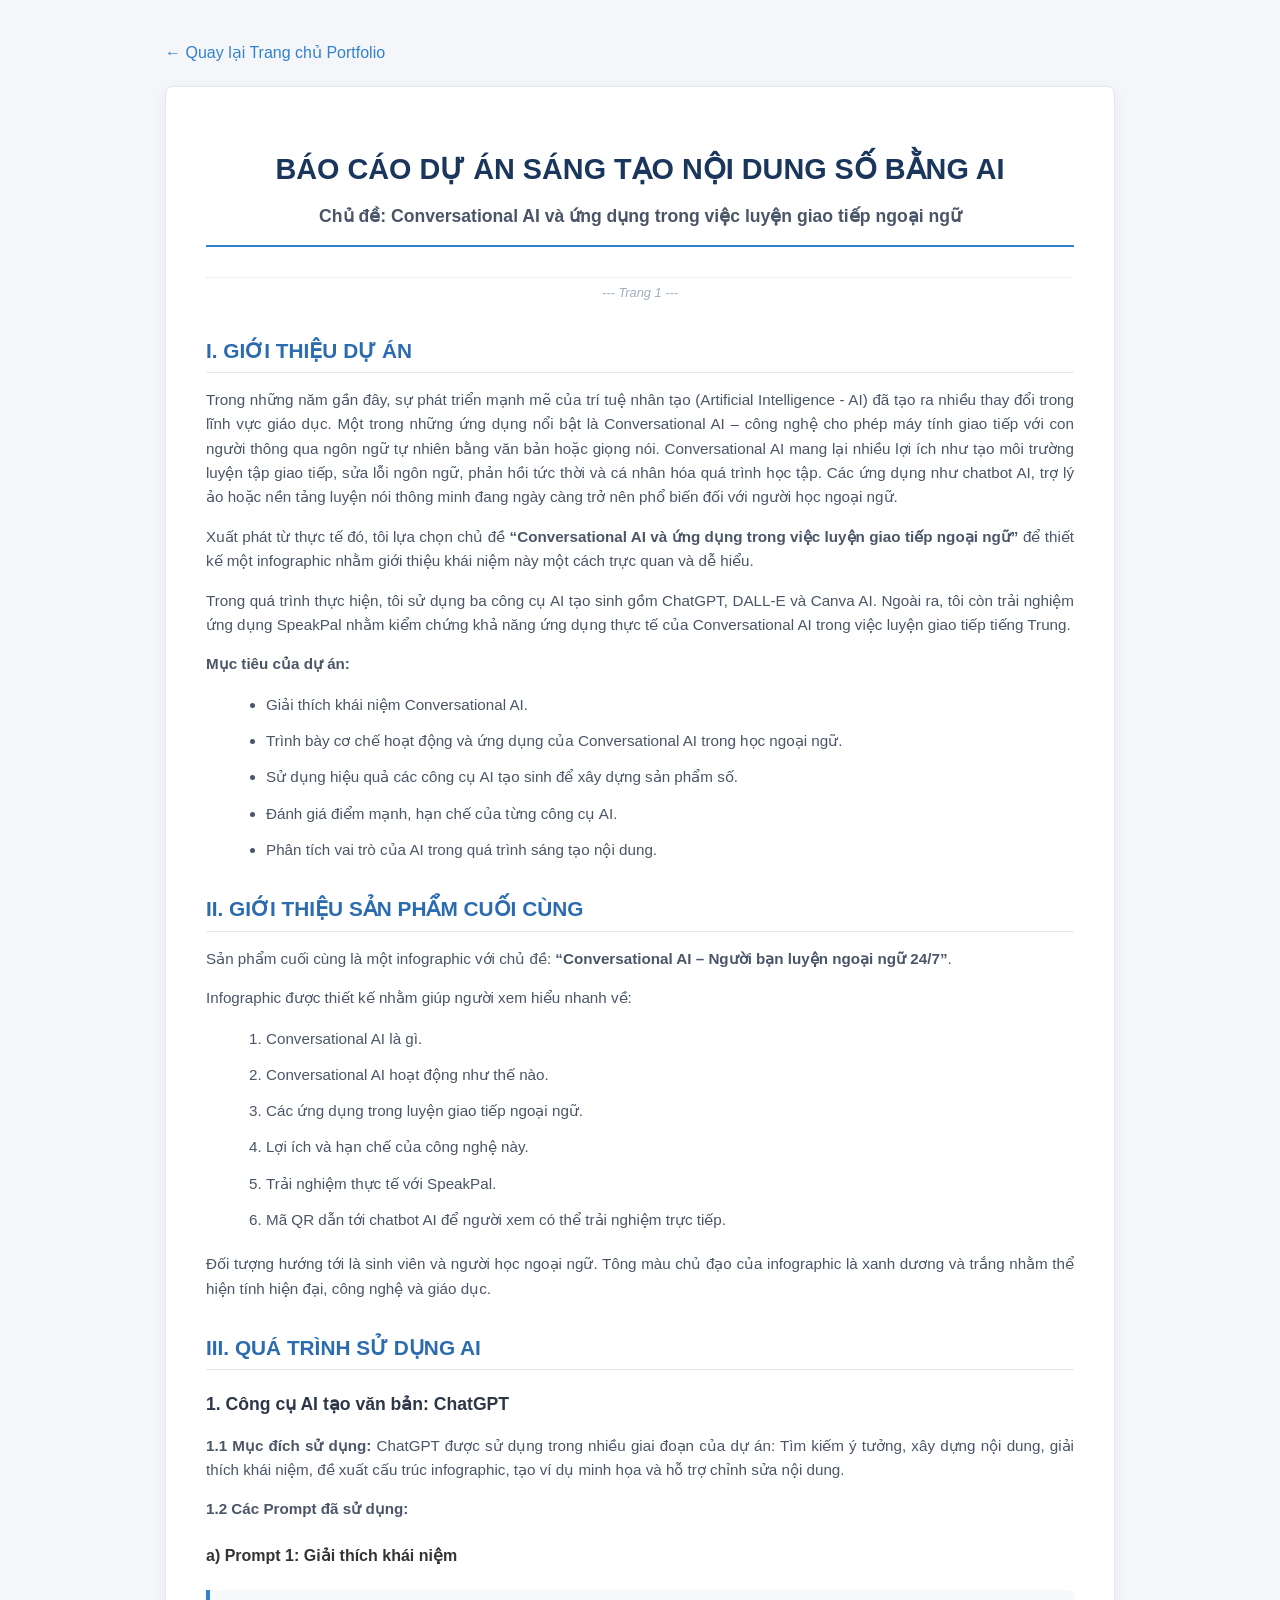
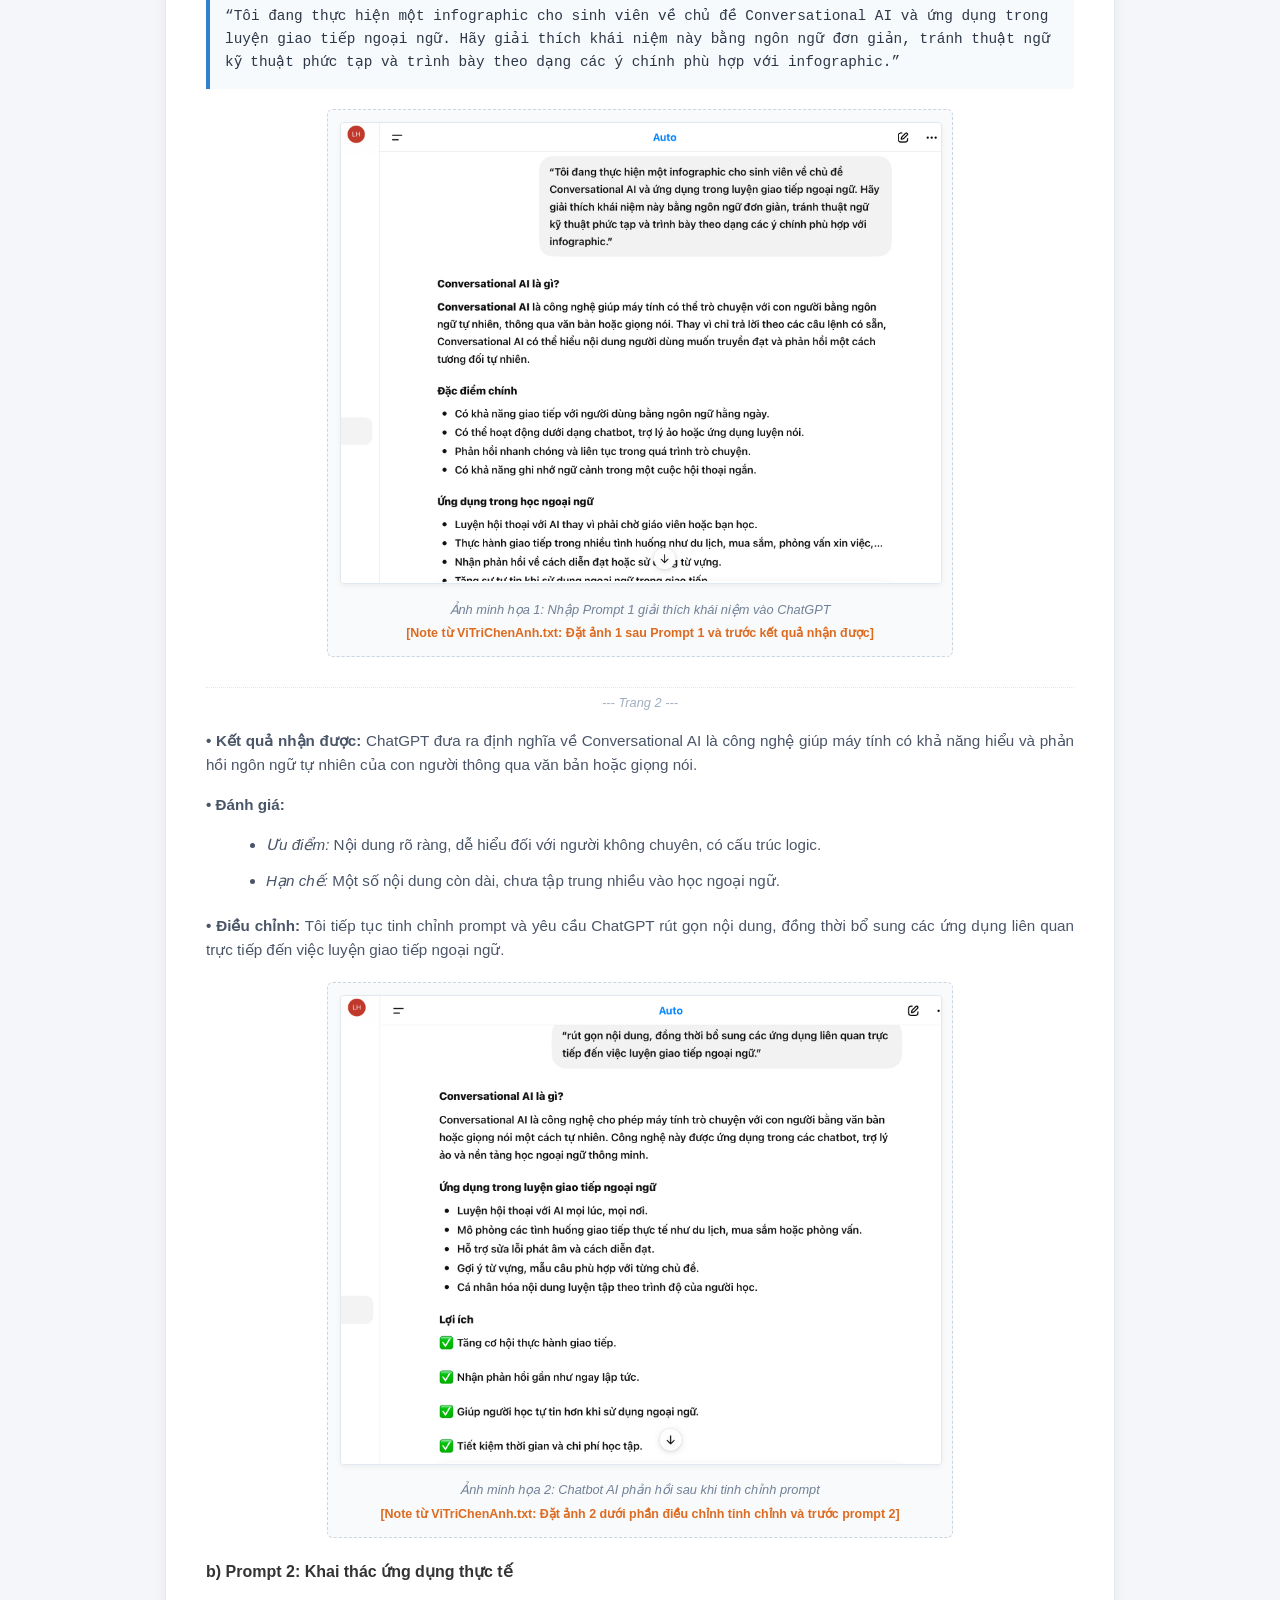
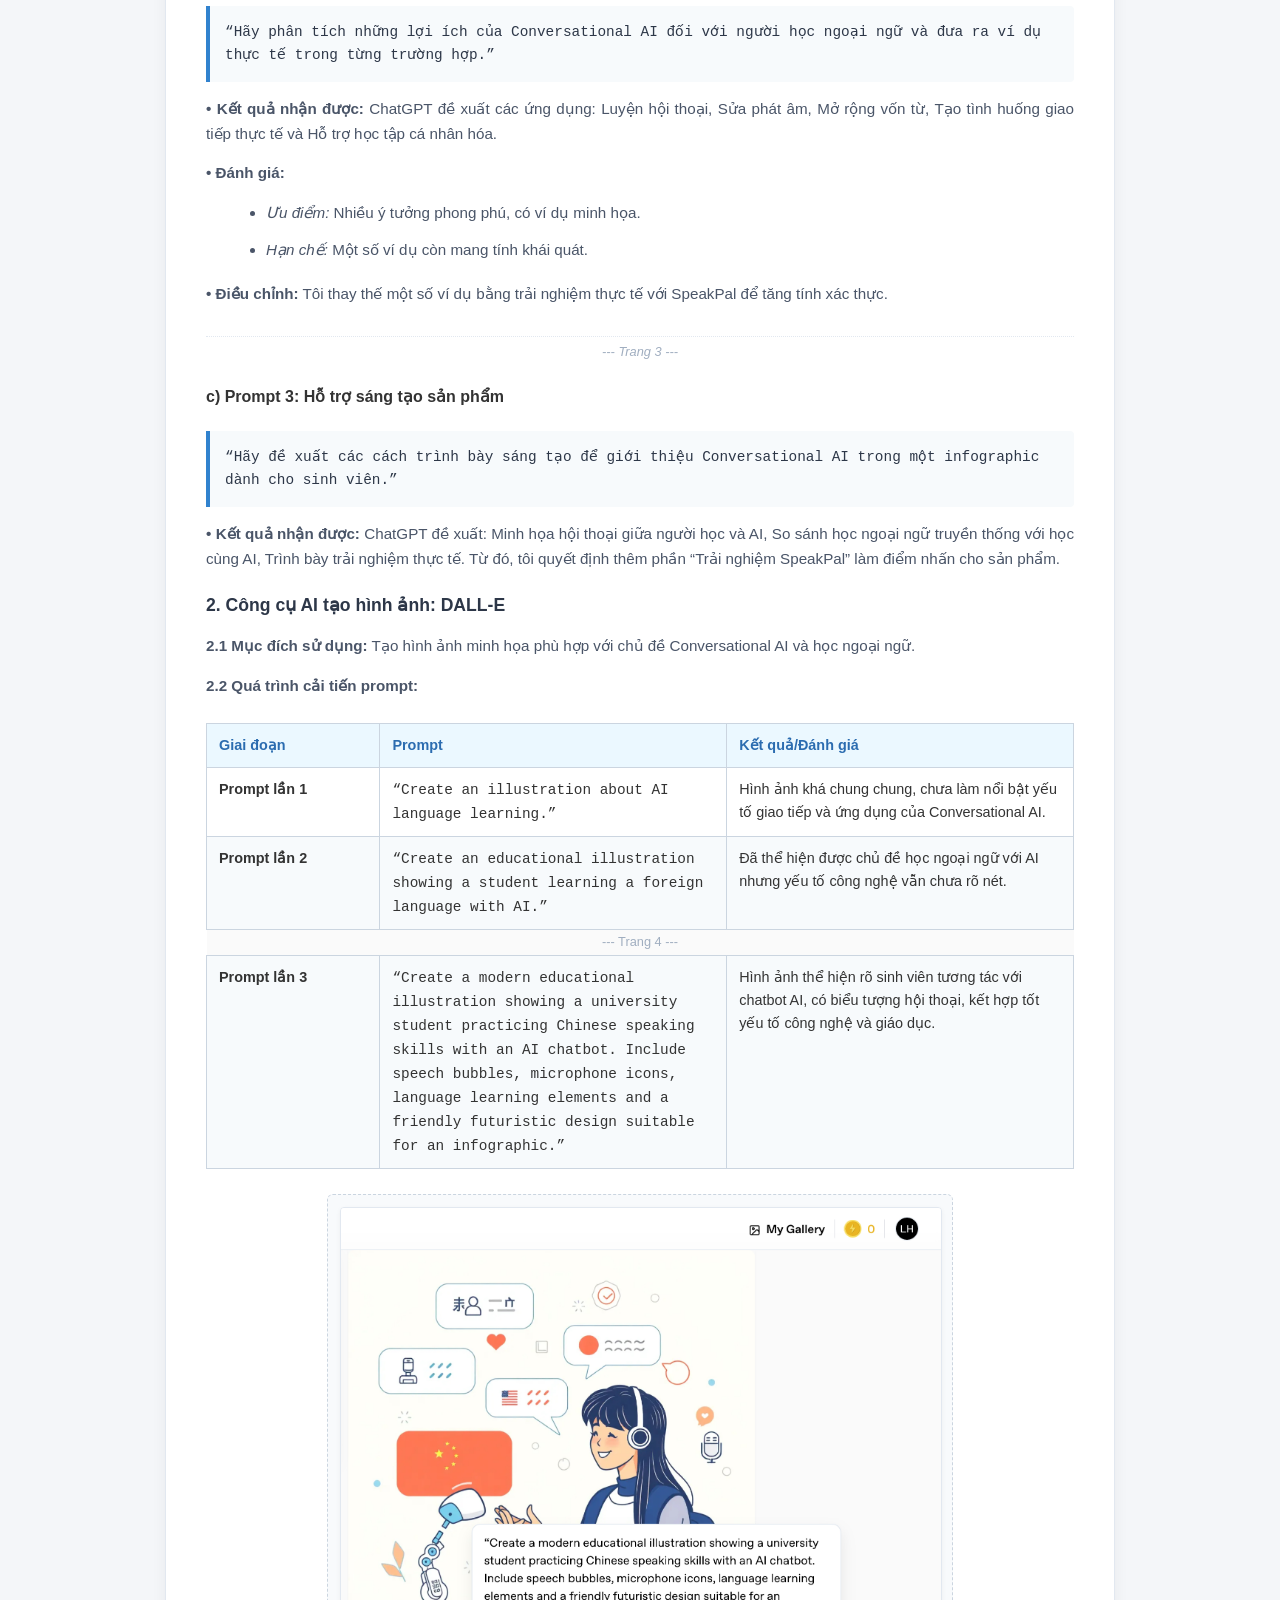
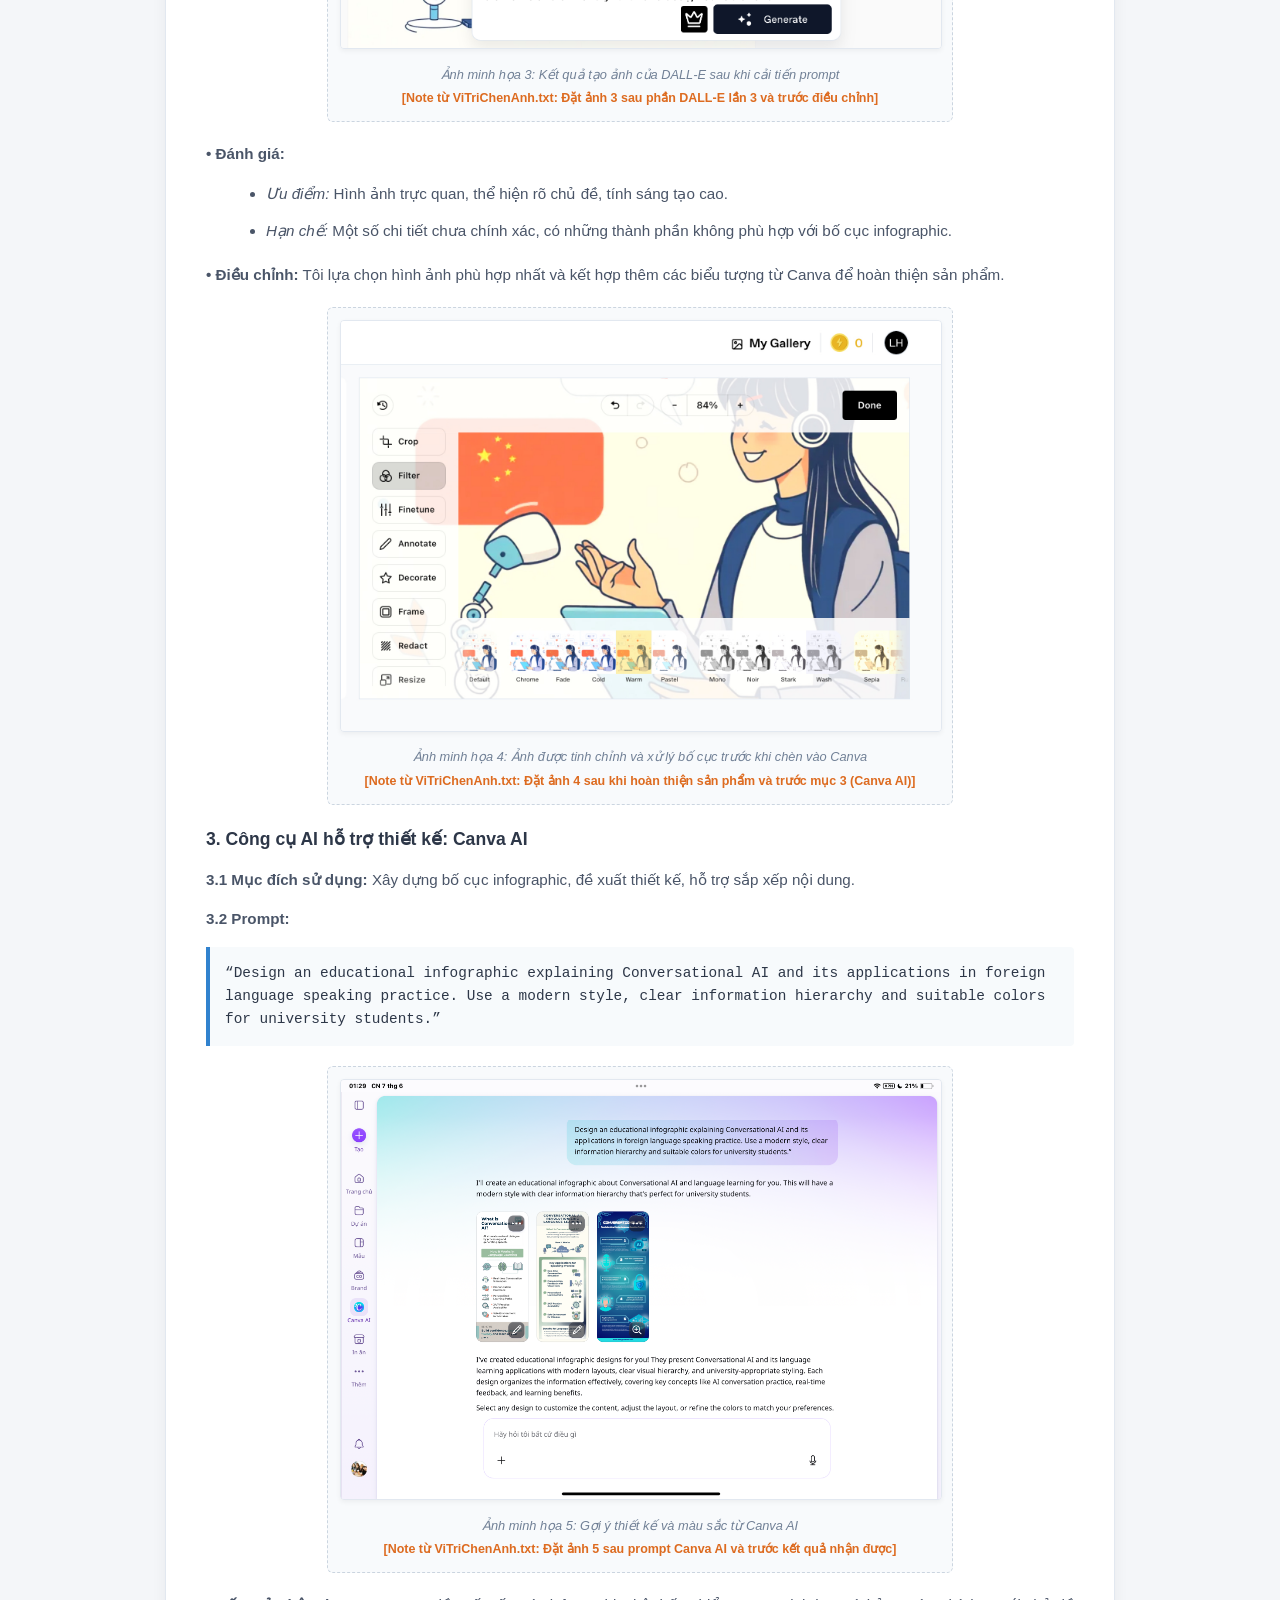
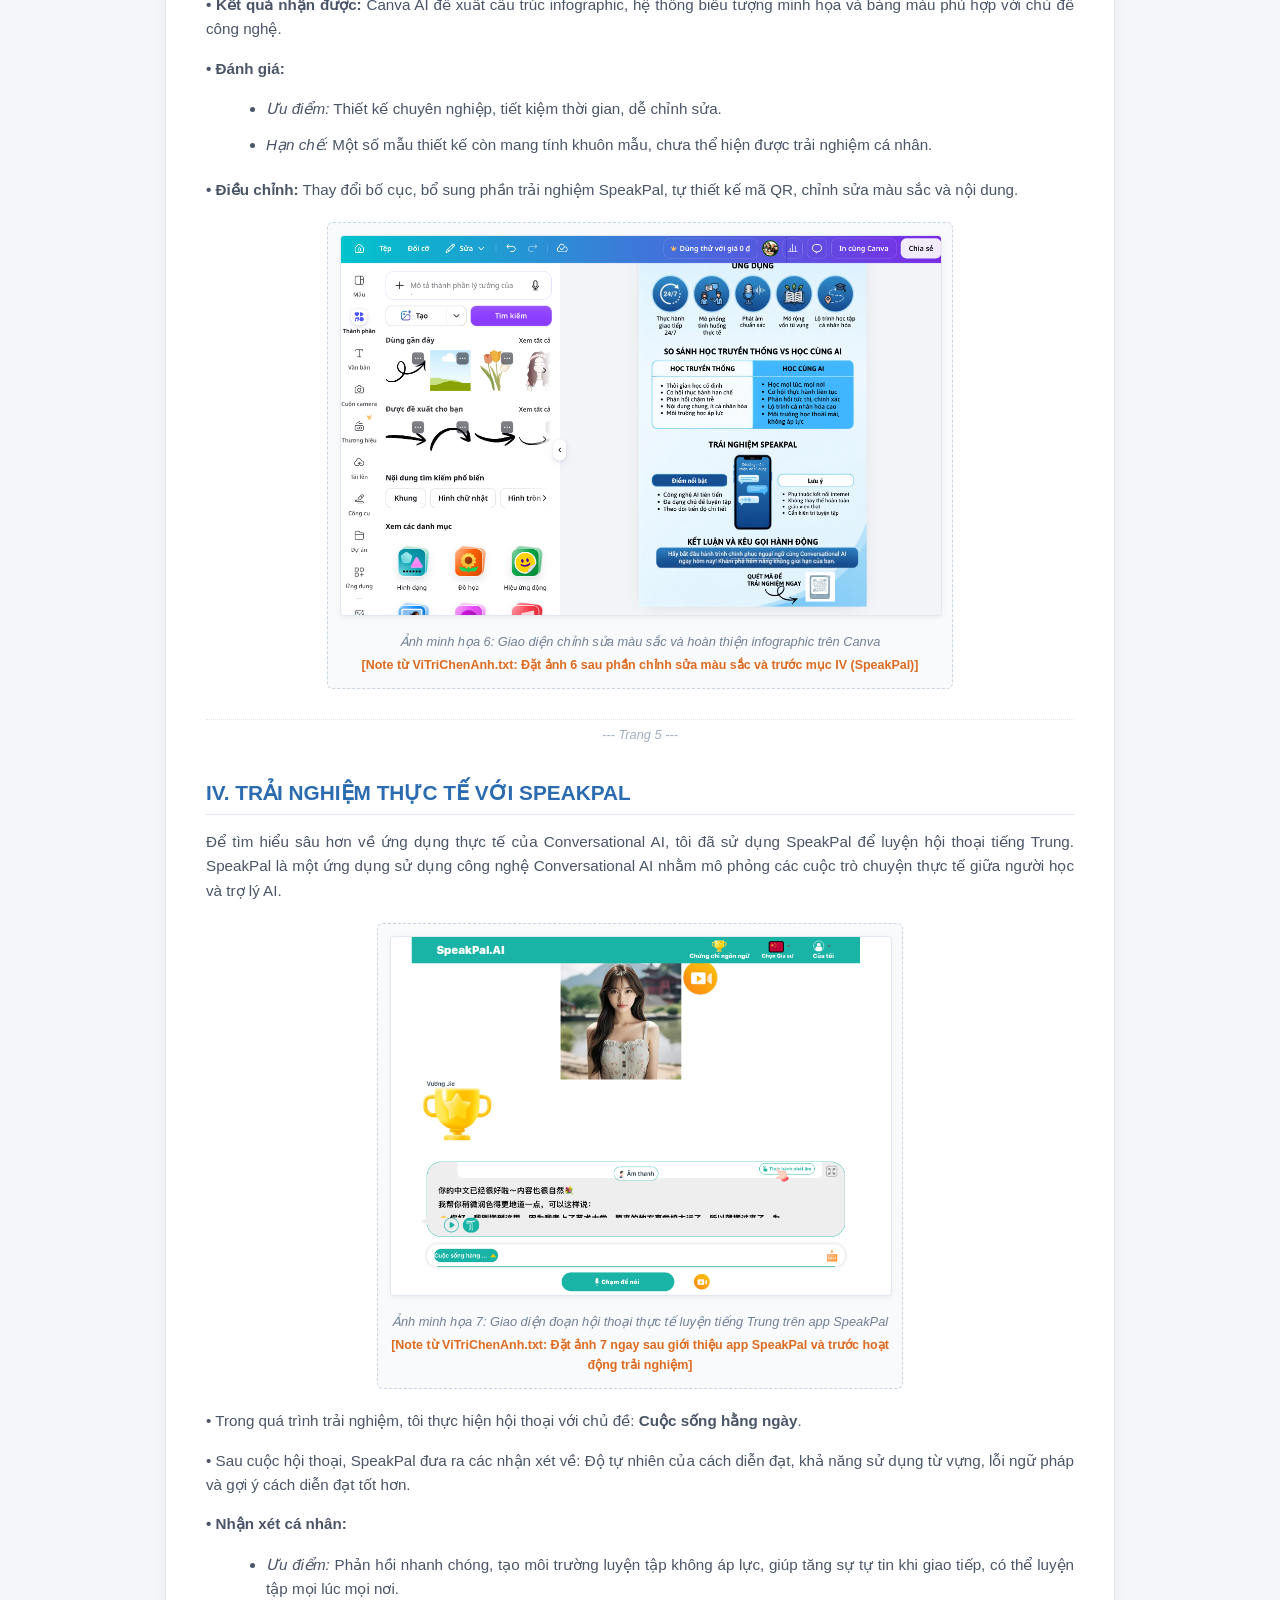
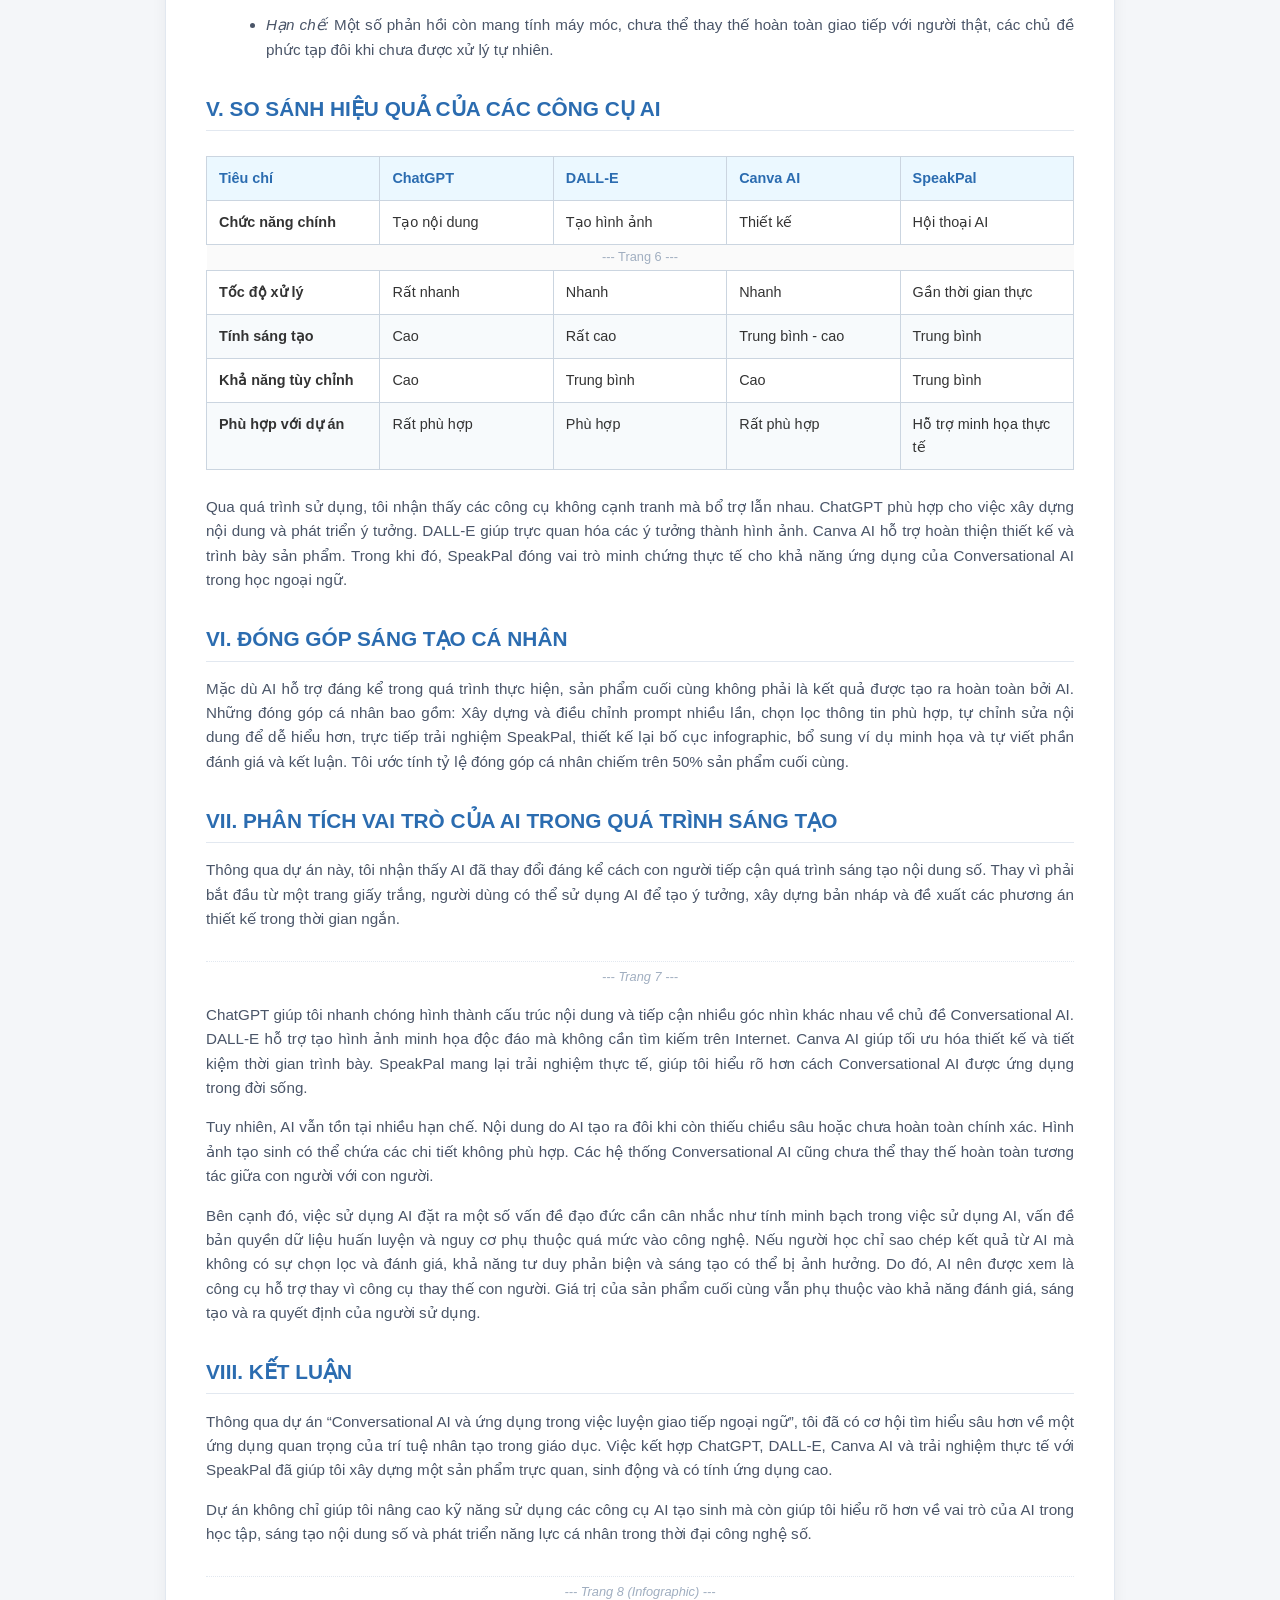
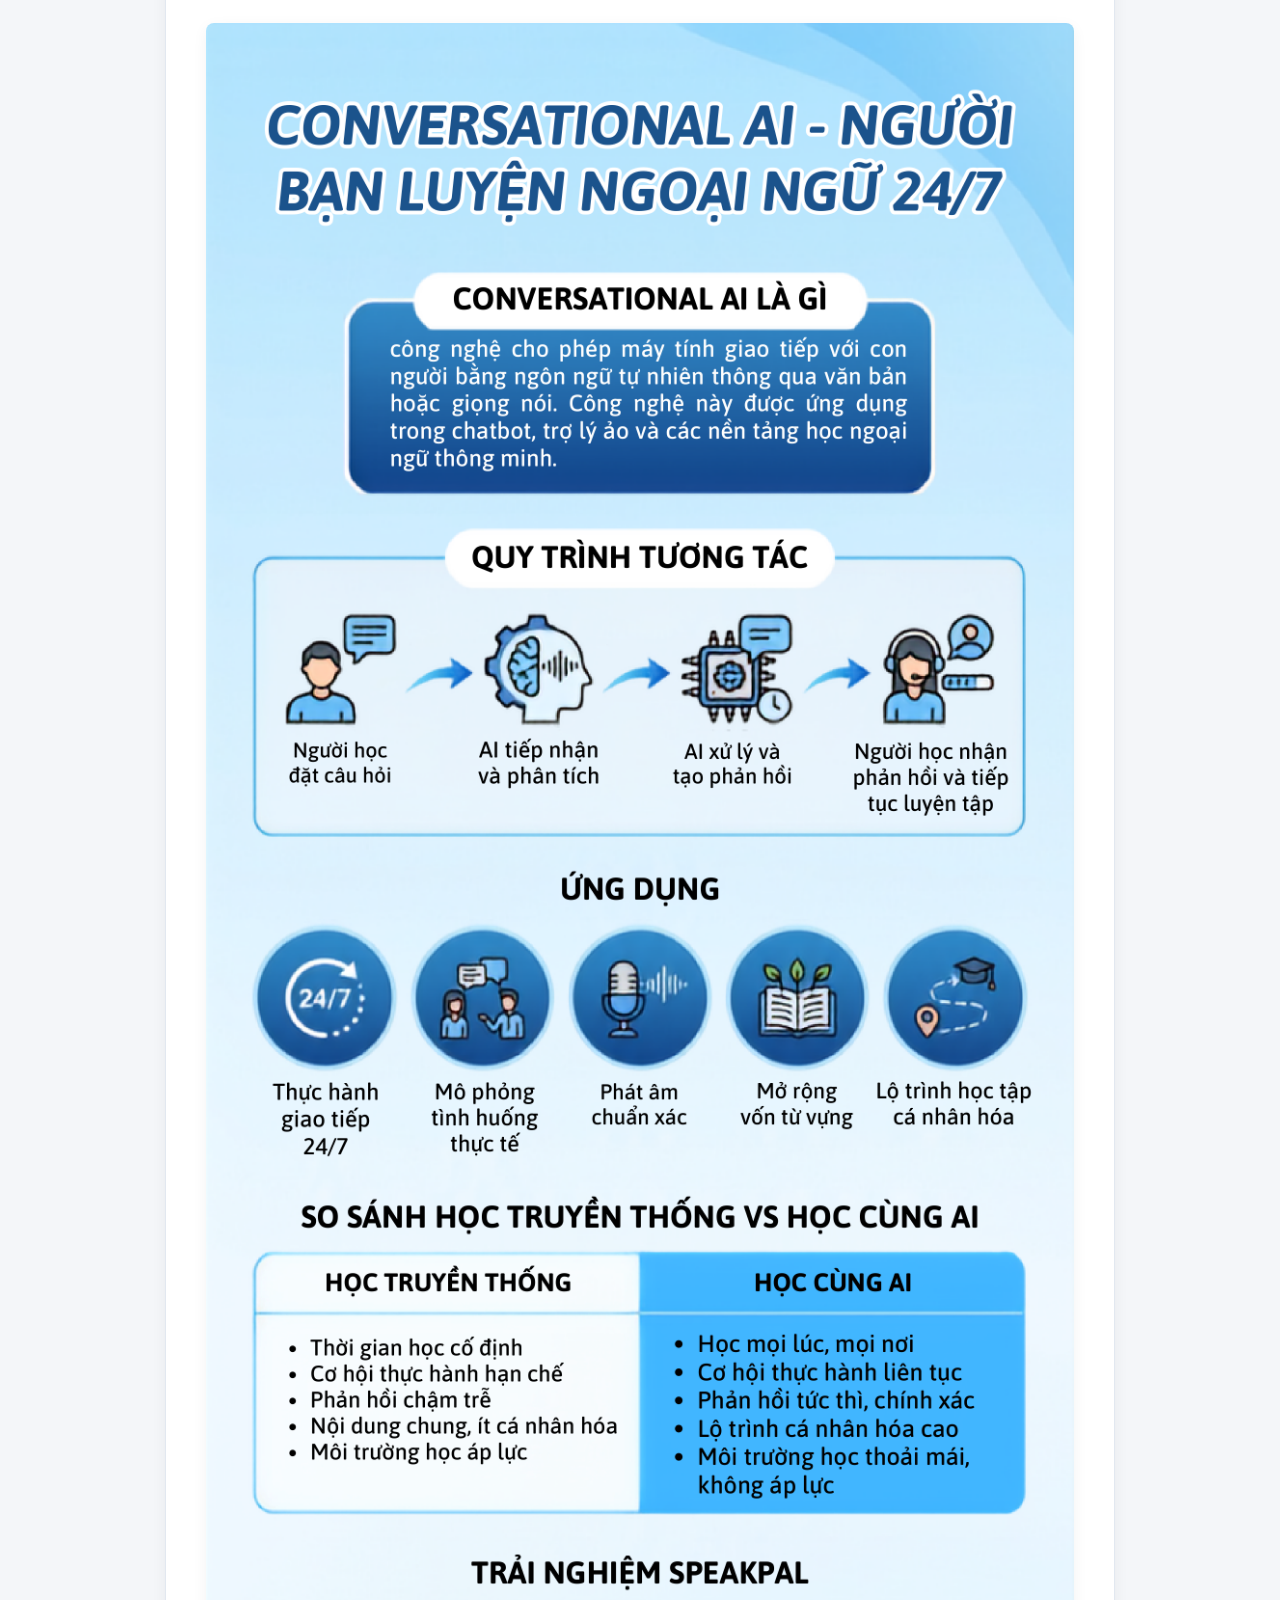
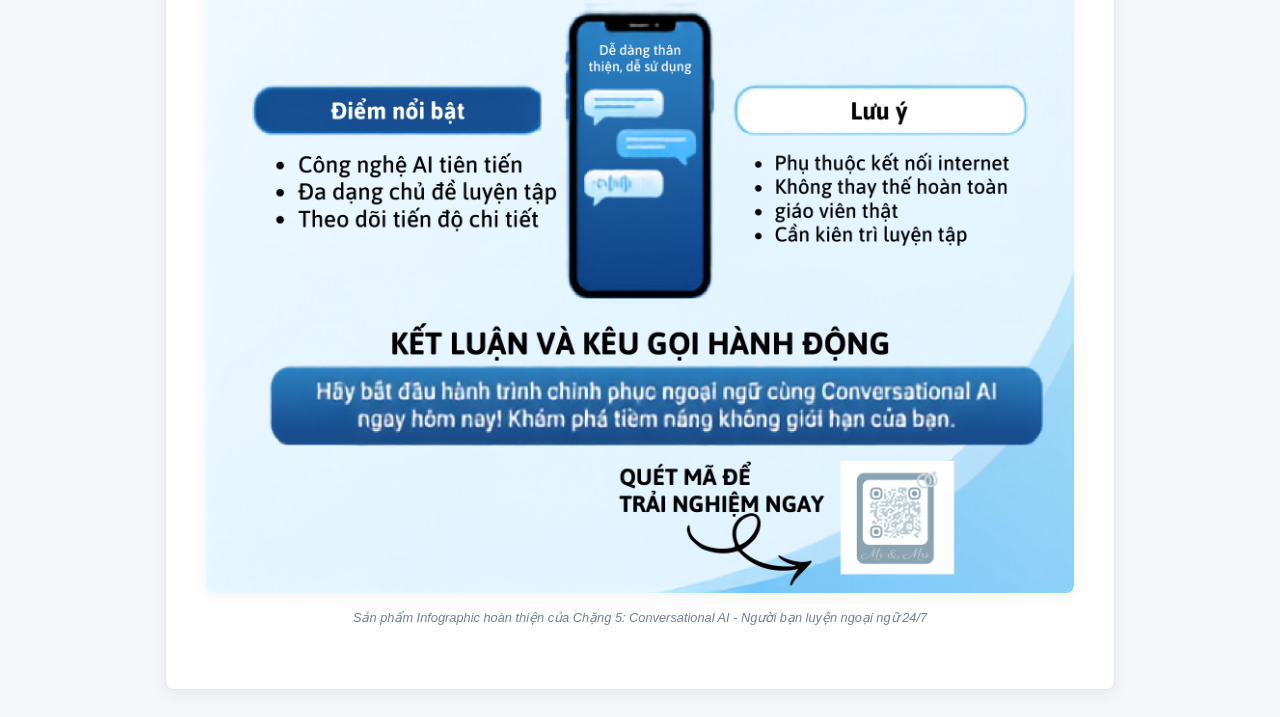
<file: PortfolioAssets/CHẶNG 5/index.html>
<!doctype html>
<html lang="vi">
  <head>
    <meta charset="UTF-8" />
    <meta name="viewport" content="width=device-width, initial-scale=1.0" />
    <title>Chặng 5: Báo cáo dự án sáng tạo nội dung số bằng AI</title>
    <style>
      body {
        font-family: "Segoe UI", Tahoma, Geneva, Verdana, sans-serif;
        line-height: 1.6;
        color: #333;
        max-width: 950px;
        margin: 0 auto;
        padding: 40px 20px;
        background-color: #f4f6f9;
      }
      .document-container {
        background-color: #fff;
        padding: 40px;
        border-radius: 8px;
        box-shadow: 0 4px 15px rgba(0, 0, 0, 0.05);
        border: 1px solid #e2e8f0;
      }
      .back-link {
        display: inline-block;
        margin-bottom: 20px;
        color: #3182ce;
        text-decoration: none;
        font-weight: 500;
        transition: color 0.2s;
      }
      .back-link:hover {
        color: #2b6cb0;
        text-decoration: underline;
      }
      h1 {
        font-size: 1.8rem;
        color: #1a365d;
        text-align: center;
        margin-bottom: 10px;
        text-transform: uppercase;
      }
      .subtitle {
        text-align: center;
        font-size: 1.1rem;
        font-weight: bold;
        color: #4a5568;
        margin-bottom: 30px;
        border-bottom: 2px solid #3182ce;
        padding-bottom: 15px;
      }
      h2 {
        font-size: 1.3rem;
        color: #2b6cb0;
        margin-top: 30px;
        margin-bottom: 15px;
        border-bottom: 1px solid #e2e8f0;
        padding-bottom: 5px;
      }
      h3 {
        font-size: 1.1rem;
        color: #2d3748;
        margin-top: 20px;
        margin-bottom: 10px;
      }
      p,
      li {
        font-size: 0.95rem;
        color: #4a5568;
        margin-bottom: 12px;
        text-align: justify;
      }
      ul,
      ol {
        margin-left: 20px;
        margin-bottom: 20px;
      }
      .prompt-box {
        background-color: #f7fafc;
        border-left: 4px solid #3182ce;
        padding: 15px;
        margin: 15px 0;
        font-family: Consolas, Monaco, monospace;
        font-size: 0.9rem;
        color: #2d3748;
        border-radius: 0 4px 4px 0;
      }
      .table-responsive {
        overflow-x: auto;
        margin: 25px 0;
      }
      table {
        width: 100%;
        border-collapse: collapse;
        font-size: 0.9rem;
      }
      th,
      td {
        border: 1px solid #cbd5e0;
        padding: 10px 12px;
        text-align: left;
        vertical-align: top;
      }
      th {
        background-color: #ebf8ff;
        color: #2b6cb0;
        font-weight: 600;
      }
      tr:nth-child(even) {
        background-color: #f7fafc;
      }
      .image-group {
        display: flex;
        flex-wrap: wrap;
        gap: 15px;
        justify-content: center;
        margin: 20px 0;
      }
      .image-container {
        flex: 1;
        min-width: 280px;
        max-width: 100%;
        text-align: center;
        padding: 12px;
        background-color: #f8fafc;
        border: 1px dashed #cbd5e0;
        border-radius: 6px;
      }
      .image-container img {
        max-width: 100%;
        height: auto;
        border: 1px solid #e2e8f0;
        border-radius: 4px;
        box-shadow: 0 2px 5px rgba(0, 0, 0, 0.05);
      }
      .image-caption {
        font-size: 0.8rem;
        color: #718096;
        margin-top: 8px;
        font-style: italic;
      }
      .image-note {
        font-size: 0.78rem;
        color: #dd6b20;
        margin-top: 4px;
        font-weight: bold;
      }
      .page-break-indicator {
        text-align: center;
        font-size: 0.8rem;
        color: #a0aec0;
        border-top: 1px dotted #e2e8f0;
        margin: 30px 0 15px 0;
        padding-top: 5px;
        font-style: italic;
      }
      /* Infographic mockup styles */
      .infographic-mockup {
        background: linear-gradient(135deg, #1e3c72 0%, #2a5298 100%);
        color: #fff;
        padding: 30px;
        border-radius: 10px;
        margin-top: 40px;
        box-shadow: 0 6px 20px rgba(0, 0, 0, 0.15);
      }
      .info-title {
        text-align: center;
        font-size: 1.6rem;
        font-weight: bold;
        letter-spacing: 1px;
        margin-bottom: 25px;
        text-transform: uppercase;
        border-bottom: 2px solid #00d2ff;
        padding-bottom: 15px;
      }
      .info-grid {
        display: grid;
        grid-template-columns: repeat(auto-fit, minmax(240px, 1fr));
        gap: 20px;
        margin-bottom: 25px;
      }
      .info-card {
        background-color: rgba(255, 255, 255, 0.1);
        padding: 15px;
        border-radius: 8px;
        border-left: 4px solid #00d2ff;
      }
      .info-card h4 {
        margin-top: 0;
        color: #00d2ff;
        font-size: 1.1rem;
      }
      .info-card p {
        color: #e0e0e0;
        font-size: 0.88rem;
        margin-bottom: 0;
      }
      .flow-container {
        background-color: rgba(0, 0, 0, 0.2);
        padding: 20px;
        border-radius: 8px;
        margin-bottom: 25px;
      }
      .flow-title {
        text-align: center;
        font-weight: bold;
        color: #00d2ff;
        margin-bottom: 15px;
        text-transform: uppercase;
        font-size: 0.95rem;
      }
      .flow-steps {
        display: flex;
        flex-wrap: wrap;
        justify-content: space-between;
        align-items: center;
        gap: 10px;
      }
      .flow-step {
        flex: 1;
        min-width: 140px;
        background-color: rgba(255, 255, 255, 0.08);
        padding: 10px;
        border-radius: 6px;
        text-align: center;
        font-size: 0.85rem;
        border: 1px solid rgba(255, 255, 255, 0.1);
      }
      .flow-arrow {
        color: #00d2ff;
        font-weight: bold;
        text-align: center;
      }
      .compare-grid {
        display: grid;
        grid-template-columns: 1fr 1fr;
        gap: 20px;
        margin-bottom: 25px;
      }
      .compare-col {
        background-color: rgba(255, 255, 255, 0.05);
        padding: 15px;
        border-radius: 8px;
      }
      .compare-col.traditional {
        border-top: 4px solid #e53e3e;
      }
      .compare-col.ai {
        border-top: 4px solid #38a169;
      }
      .compare-col h4 {
        margin-top: 0;
        text-align: center;
        font-size: 1rem;
        text-transform: uppercase;
      }
      .compare-col.traditional h4 {
        color: #feb2b2;
      }
      .compare-col.ai h4 {
        color: #9ae6b4;
      }
      .compare-col ul {
        margin: 0;
        padding-left: 15px;
        font-size: 0.85rem;
      }
      .compare-col li {
        color: #e0e0e0;
        margin-bottom: 8px;
      }
      .info-footer {
        display: flex;
        flex-wrap: wrap;
        justify-content: space-between;
        align-items: center;
        border-top: 1px solid rgba(255, 255, 255, 0.1);
        padding-top: 20px;
        gap: 15px;
      }
      .qr-section {
        display: flex;
        align-items: center;
        gap: 15px;
      }
      .qr-image {
        width: 80px;
        height: 80px;
        background-color: #fff;
        padding: 5px;
        border-radius: 6px;
      }
      .qr-text {
        font-size: 0.85rem;
        color: #e0e0e0;
      }
      .qr-text strong {
        color: #00d2ff;
      }
    </style>
  </head>
  <body>
    <a href="../index.html" class="back-link">← Quay lại Trang chủ Portfolio</a>

    <div class="document-container">
      <h1>Báo cáo dự án sáng tạo nội dung số bằng AI</h1>
      <div class="subtitle">
        Chủ đề: Conversational AI và ứng dụng trong việc luyện giao tiếp ngoại
        ngữ
      </div>

      <div class="page-break-indicator">--- Trang 1 ---</div>

      <h2>I. GIỚI THIỆU DỰ ÁN</h2>
      <p>
        Trong những năm gần đây, sự phát triển mạnh mẽ của trí tuệ nhân tạo
        (Artificial Intelligence - AI) đã tạo ra nhiều thay đổi trong lĩnh vực
        giáo dục. Một trong những ứng dụng nổi bật là Conversational AI – công
        nghệ cho phép máy tính giao tiếp với con người thông qua ngôn ngữ tự
        nhiên bằng văn bản hoặc giọng nói. Conversational AI mang lại nhiều lợi
        ích như tạo môi trường luyện tập giao tiếp, sửa lỗi ngôn ngữ, phản hồi
        tức thời và cá nhân hóa quá trình học tập. Các ứng dụng như chatbot AI,
        trợ lý ảo hoặc nền tảng luyện nói thông minh đang ngày càng trở nên phổ
        biến đối với người học ngoại ngữ.
      </p>
      <p>
        Xuất phát từ thực tế đó, tôi lựa chọn chủ đề
        <strong
          >“Conversational AI và ứng dụng trong việc luyện giao tiếp ngoại
          ngữ”</strong
        >
        để thiết kế một infographic nhằm giới thiệu khái niệm này một cách trực
        quan và dễ hiểu.
      </p>
      <p>
        Trong quá trình thực hiện, tôi sử dụng ba công cụ AI tạo sinh gồm
        ChatGPT, DALL-E và Canva AI. Ngoài ra, tôi còn trải nghiệm ứng dụng
        SpeakPal nhằm kiểm chứng khả năng ứng dụng thực tế của Conversational AI
        trong việc luyện giao tiếp tiếng Trung.
      </p>

      <p><strong>Mục tiêu của dự án:</strong></p>
      <ul>
        <li>Giải thích khái niệm Conversational AI.</li>
        <li>
          Trình bày cơ chế hoạt động và ứng dụng của Conversational AI trong học
          ngoại ngữ.
        </li>
        <li>
          Sử dụng hiệu quả các công cụ AI tạo sinh để xây dựng sản phẩm số.
        </li>
        <li>Đánh giá điểm mạnh, hạn chế của từng công cụ AI.</li>
        <li>Phân tích vai trò của AI trong quá trình sáng tạo nội dung.</li>
      </ul>

      <h2>II. GIỚI THIỆU SẢN PHẨM CUỐI CÙNG</h2>
      <p>
        Sản phẩm cuối cùng là một infographic với chủ đề:
        <strong>“Conversational AI – Người bạn luyện ngoại ngữ 24/7”</strong>.
      </p>
      <p>Infographic được thiết kế nhằm giúp người xem hiểu nhanh về:</p>
      <ol>
        <li>Conversational AI là gì.</li>
        <li>Conversational AI hoạt động như thế nào.</li>
        <li>Các ứng dụng trong luyện giao tiếp ngoại ngữ.</li>
        <li>Lợi ích và hạn chế của công nghệ này.</li>
        <li>Trải nghiệm thực tế với SpeakPal.</li>
        <li>
          Mã QR dẫn tới chatbot AI để người xem có thể trải nghiệm trực tiếp.
        </li>
      </ol>
      <p>
        Đối tượng hướng tới là sinh viên và người học ngoại ngữ. Tông màu chủ
        đạo của infographic là xanh dương và trắng nhằm thể hiện tính hiện đại,
        công nghệ và giáo dục.
      </p>

      <h2>III. QUÁ TRÌNH SỬ DỤNG AI</h2>

      <h3>1. Công cụ AI tạo văn bản: ChatGPT</h3>
      <p>
        <strong>1.1 Mục đích sử dụng:</strong> ChatGPT được sử dụng trong nhiều
        giai đoạn của dự án: Tìm kiếm ý tưởng, xây dựng nội dung, giải thích
        khái niệm, đề xuất cấu trúc infographic, tạo ví dụ minh họa và hỗ trợ
        chỉnh sửa nội dung.
      </p>

      <p><strong>1.2 Các Prompt đã sử dụng:</strong></p>

      <h4>a) Prompt 1: Giải thích khái niệm</h4>
      <div class="prompt-box">
        “Tôi đang thực hiện một infographic cho sinh viên về chủ đề
        Conversational AI và ứng dụng trong luyện giao tiếp ngoại ngữ. Hãy giải
        thích khái niệm này bằng ngôn ngữ đơn giản, tránh thuật ngữ kỹ thuật
        phức tạp và trình bày theo dạng các ý chính phù hợp với infographic.”
      </div>

      <div class="image-group">
        <div class="image-container" style="max-width: 600px">
          <img
            src="./Image/Ảnh1_C5.JPG"
            alt="Ảnh 1: Prompt 1 và kết quả ChatGPT"
          />
          <div class="image-caption">
            Ảnh minh họa 1: Nhập Prompt 1 giải thích khái niệm vào ChatGPT
          </div>
          <div class="image-note">
            [Note từ ViTriChenAnh.txt: Đặt ảnh 1 sau Prompt 1 và trước kết quả
            nhận được]
          </div>
        </div>
      </div>

      <div class="page-break-indicator">--- Trang 2 ---</div>

      <p>
        <strong>• Kết quả nhận được:</strong> ChatGPT đưa ra định nghĩa về
        Conversational AI là công nghệ giúp máy tính có khả năng hiểu và phản
        hồi ngôn ngữ tự nhiên của con người thông qua văn bản hoặc giọng nói.
      </p>

      <p><strong>• Đánh giá:</strong></p>
      <ul>
        <li>
          <em>Ưu điểm:</em> Nội dung rõ ràng, dễ hiểu đối với người không
          chuyên, có cấu trúc logic.
        </li>
        <li>
          <em>Hạn chế:</em> Một số nội dung còn dài, chưa tập trung nhiều vào
          học ngoại ngữ.
        </li>
      </ul>
      <p>
        <strong>• Điều chỉnh:</strong> Tôi tiếp tục tinh chỉnh prompt và yêu cầu
        ChatGPT rút gọn nội dung, đồng thời bổ sung các ứng dụng liên quan trực
        tiếp đến việc luyện giao tiếp ngoại ngữ.
      </p>

      <div class="image-group">
        <div class="image-container" style="max-width: 600px">
          <img
            src="./Image/Ảnh 2_C5.JPG"
            alt="Ảnh 2: Tinh chỉnh prompt ChatGPT"
          />
          <div class="image-caption">
            Ảnh minh họa 2: Chatbot AI phản hồi sau khi tinh chỉnh prompt
          </div>
          <div class="image-note">
            [Note từ ViTriChenAnh.txt: Đặt ảnh 2 dưới phần điều chỉnh tinh chỉnh
            và trước prompt 2]
          </div>
        </div>
      </div>

      <h4>b) Prompt 2: Khai thác ứng dụng thực tế</h4>
      <div class="prompt-box">
        “Hãy phân tích những lợi ích của Conversational AI đối với người học
        ngoại ngữ và đưa ra ví dụ thực tế trong từng trường hợp.”
      </div>
      <p>
        <strong>• Kết quả nhận được:</strong> ChatGPT đề xuất các ứng dụng:
        Luyện hội thoại, Sửa phát âm, Mở rộng vốn từ, Tạo tình huống giao tiếp
        thực tế và Hỗ trợ học tập cá nhân hóa.
      </p>
      <p><strong>• Đánh giá:</strong></p>
      <ul>
        <li><em>Ưu điểm:</em> Nhiều ý tưởng phong phú, có ví dụ minh họa.</li>
        <li><em>Hạn chế:</em> Một số ví dụ còn mang tính khái quát.</li>
      </ul>
      <p>
        <strong>• Điều chỉnh:</strong> Tôi thay thế một số ví dụ bằng trải
        nghiệm thực tế với SpeakPal để tăng tính xác thực.
      </p>

      <div class="page-break-indicator">--- Trang 3 ---</div>

      <h4>c) Prompt 3: Hỗ trợ sáng tạo sản phẩm</h4>
      <div class="prompt-box">
        “Hãy đề xuất các cách trình bày sáng tạo để giới thiệu Conversational AI
        trong một infographic dành cho sinh viên.”
      </div>
      <p>
        <strong>• Kết quả nhận được:</strong> ChatGPT đề xuất: Minh họa hội
        thoại giữa người học và AI, So sánh học ngoại ngữ truyền thống với học
        cùng AI, Trình bày trải nghiệm thực tế. Từ đó, tôi quyết định thêm phần
        “Trải nghiệm SpeakPal” làm điểm nhấn cho sản phẩm.
      </p>

      <h3>2. Công cụ AI tạo hình ảnh: DALL-E</h3>
      <p>
        <strong>2.1 Mục đích sử dụng:</strong> Tạo hình ảnh minh họa phù hợp với
        chủ đề Conversational AI và học ngoại ngữ.
      </p>
      <p><strong>2.2 Quá trình cải tiến prompt:</strong></p>
      <div class="table-responsive">
        <table>
          <thead>
            <tr>
              <th style="width: 20%">Giai đoạn</th>
              <th style="width: 40%">Prompt</th>
              <th style="width: 40%">Kết quả/Đánh giá</th>
            </tr>
          </thead>
          <tbody>
            <tr>
              <td><strong>Prompt lần 1</strong></td>
              <td>
                <code
                  >“Create an illustration about AI language learning.”</code
                >
              </td>
              <td>
                Hình ảnh khá chung chung, chưa làm nổi bật yếu tố giao tiếp và
                ứng dụng của Conversational AI.
              </td>
            </tr>
            <tr>
              <td><strong>Prompt lần 2</strong></td>
              <td>
                <code
                  >“Create an educational illustration showing a student
                  learning a foreign language with AI.”</code
                >
              </td>
              <td>
                Đã thể hiện được chủ đề học ngoại ngữ với AI nhưng yếu tố công
                nghệ vẫn chưa rõ nét.
              </td>
            </tr>
            <tr class="page-break-indicator-row">
              <td
                colspan="3"
                style="
                  text-align: center;
                  background: #fafafa;
                  font-size: 0.8rem;
                  color: #a0aec0;
                  border: none;
                  padding: 2px;
                "
              >
                --- Trang 4 ---
              </td>
            </tr>
            <tr>
              <td><strong>Prompt lần 3</strong></td>
              <td>
                <code
                  >“Create a modern educational illustration showing a
                  university student practicing Chinese speaking skills with an
                  AI chatbot. Include speech bubbles, microphone icons, language
                  learning elements and a friendly futuristic design suitable
                  for an infographic.”</code
                >
              </td>
              <td>
                Hình ảnh thể hiện rõ sinh viên tương tác với chatbot AI, có biểu
                tượng hội thoại, kết hợp tốt yếu tố công nghệ và giáo dục.
              </td>
            </tr>
          </tbody>
        </table>
      </div>

      <div class="image-group">
        <div class="image-container" style="max-width: 600px">
          <img
            src="./Image/Ảnh 3_C5.JPG"
            alt="Ảnh 3: Hình ảnh tạo sinh từ DALL-E"
          />
          <div class="image-caption">
            Ảnh minh họa 3: Kết quả tạo ảnh của DALL-E sau khi cải tiến prompt
          </div>
          <div class="image-note">
            [Note từ ViTriChenAnh.txt: Đặt ảnh 3 sau phần DALL-E lần 3 và trước
            điều chỉnh]
          </div>
        </div>
      </div>

      <p><strong>• Đánh giá:</strong></p>
      <ul>
        <li>
          <em>Ưu điểm:</em> Hình ảnh trực quan, thể hiện rõ chủ đề, tính sáng
          tạo cao.
        </li>
        <li>
          <em>Hạn chế:</em> Một số chi tiết chưa chính xác, có những thành phần
          không phù hợp với bố cục infographic.
        </li>
      </ul>
      <p>
        <strong>• Điều chỉnh:</strong> Tôi lựa chọn hình ảnh phù hợp nhất và kết
        hợp thêm các biểu tượng từ Canva để hoàn thiện sản phẩm.
      </p>

      <div class="image-group">
        <div class="image-container" style="max-width: 600px">
          <img
            src="./Image/Ảnh 4_C5.JPG"
            alt="Ảnh 4: Tách nền và xử lý ảnh trên Canva"
          />
          <div class="image-caption">
            Ảnh minh họa 4: Ảnh được tinh chỉnh và xử lý bố cục trước khi chèn
            vào Canva
          </div>
          <div class="image-note">
            [Note từ ViTriChenAnh.txt: Đặt ảnh 4 sau khi hoàn thiện sản phẩm và
            trước mục 3 (Canva AI)]
          </div>
        </div>
      </div>

      <h3>3. Công cụ AI hỗ trợ thiết kế: Canva AI</h3>
      <p>
        <strong>3.1 Mục đích sử dụng:</strong> Xây dựng bố cục infographic, đề
        xuất thiết kế, hỗ trợ sắp xếp nội dung.
      </p>
      <p><strong>3.2 Prompt:</strong></p>
      <div class="prompt-box">
        “Design an educational infographic explaining Conversational AI and its
        applications in foreign language speaking practice. Use a modern style,
        clear information hierarchy and suitable colors for university
        students.”
      </div>

      <div class="image-group">
        <div class="image-container" style="max-width: 600px">
          <img src="./Image/Ảnh 6_C5.PNG" alt="Ảnh 5: Canva AI đề xuất mẫu" />
          <div class="image-caption">
            Ảnh minh họa 5: Gợi ý thiết kế và màu sắc từ Canva AI
          </div>
          <div class="image-note">
            [Note từ ViTriChenAnh.txt: Đặt ảnh 5 sau prompt Canva AI và trước
            kết quả nhận được]
          </div>
        </div>
      </div>

      <p>
        <strong>• Kết quả nhận được:</strong> Canva AI đề xuất cấu trúc
        infographic, hệ thống biểu tượng minh họa và bảng màu phù hợp với chủ đề
        công nghệ.
      </p>
      <p><strong>• Đánh giá:</strong></p>
      <ul>
        <li>
          <em>Ưu điểm:</em> Thiết kế chuyên nghiệp, tiết kiệm thời gian, dễ
          chỉnh sửa.
        </li>
        <li>
          <em>Hạn chế:</em> Một số mẫu thiết kế còn mang tính khuôn mẫu, chưa
          thể hiện được trải nghiệm cá nhân.
        </li>
      </ul>
      <p>
        <strong>• Điều chỉnh:</strong> Thay đổi bố cục, bổ sung phần trải nghiệm
        SpeakPal, tự thiết kế mã QR, chỉnh sửa màu sắc và nội dung.
      </p>

      <div class="image-group">
        <div class="image-container" style="max-width: 600px">
          <img src="./Image/Ảnh 7_C5.JPG" alt="Ảnh 6: Infographic hoàn thiện" />
          <div class="image-caption">
            Ảnh minh họa 6: Giao diện chỉnh sửa màu sắc và hoàn thiện
            infographic trên Canva
          </div>
          <div class="image-note">
            [Note từ ViTriChenAnh.txt: Đặt ảnh 6 sau phần chỉnh sửa màu sắc và
            trước mục IV (SpeakPal)]
          </div>
        </div>
      </div>

      <div class="page-break-indicator">--- Trang 5 ---</div>

      <h2>IV. TRẢI NGHIỆM THỰC TẾ VỚI SPEAKPAL</h2>
      <p>
        Để tìm hiểu sâu hơn về ứng dụng thực tế của Conversational AI, tôi đã sử
        dụng SpeakPal để luyện hội thoại tiếng Trung. SpeakPal là một ứng dụng
        sử dụng công nghệ Conversational AI nhằm mô phỏng các cuộc trò chuyện
        thực tế giữa người học và trợ lý AI.
      </p>

      <div class="image-group">
        <div class="image-container" style="max-width: 500px">
          <img src="./Image/Ảnh 5_C5.JPG" alt="Ảnh 7: Giao diện SpeakPal" />
          <div class="image-caption">
            Ảnh minh họa 7: Giao diện đoạn hội thoại thực tế luyện tiếng Trung
            trên app SpeakPal
          </div>
          <div class="image-note">
            [Note từ ViTriChenAnh.txt: Đặt ảnh 7 ngay sau giới thiệu app
            SpeakPal và trước hoạt động trải nghiệm]
          </div>
        </div>
      </div>

      <p>
        • Trong quá trình trải nghiệm, tôi thực hiện hội thoại với chủ đề:
        <strong>Cuộc sống hằng ngày</strong>.
      </p>
      <p>
        • Sau cuộc hội thoại, SpeakPal đưa ra các nhận xét về: Độ tự nhiên của
        cách diễn đạt, khả năng sử dụng từ vựng, lỗi ngữ pháp và gợi ý cách diễn
        đạt tốt hơn.
      </p>
      <p><strong>• Nhận xét cá nhân:</strong></p>
      <ul>
        <li>
          <em>Ưu điểm:</em> Phản hồi nhanh chóng, tạo môi trường luyện tập không
          áp lực, giúp tăng sự tự tin khi giao tiếp, có thể luyện tập mọi lúc
          mọi nơi.
        </li>
        <li>
          <em>Hạn chế:</em> Một số phản hồi còn mang tính máy móc, chưa thể thay
          thế hoàn toàn giao tiếp với người thật, các chủ đề phức tạp đôi khi
          chưa được xử lý tự nhiên.
        </li>
      </ul>

      <h2>V. SO SÁNH HIỆU QUẢ CỦA CÁC CÔNG CỤ AI</h2>
      <div class="table-responsive">
        <table>
          <thead>
            <tr>
              <th style="width: 20%">Tiêu chí</th>
              <th style="width: 20%">ChatGPT</th>
              <th style="width: 20%">DALL-E</th>
              <th style="width: 20%">Canva AI</th>
              <th style="width: 20%">SpeakPal</th>
            </tr>
          </thead>
          <tbody>
            <tr>
              <td><strong>Chức năng chính</strong></td>
              <td>Tạo nội dung</td>
              <td>Tạo hình ảnh</td>
              <td>Thiết kế</td>
              <td>Hội thoại AI</td>
            </tr>
            <tr class="page-break-indicator-row">
              <td
                colspan="5"
                style="
                  text-align: center;
                  background: #fafafa;
                  font-size: 0.8rem;
                  color: #a0aec0;
                  border: none;
                  padding: 2px;
                "
              >
                --- Trang 6 ---
              </td>
            </tr>
            <tr>
              <td><strong>Tốc độ xử lý</strong></td>
              <td>Rất nhanh</td>
              <td>Nhanh</td>
              <td>Nhanh</td>
              <td>Gần thời gian thực</td>
            </tr>
            <tr>
              <td><strong>Tính sáng tạo</strong></td>
              <td>Cao</td>
              <td>Rất cao</td>
              <td>Trung bình - cao</td>
              <td>Trung bình</td>
            </tr>
            <tr>
              <td><strong>Khả năng tùy chỉnh</strong></td>
              <td>Cao</td>
              <td>Trung bình</td>
              <td>Cao</td>
              <td>Trung bình</td>
            </tr>
            <tr>
              <td><strong>Phù hợp với dự án</strong></td>
              <td>Rất phù hợp</td>
              <td>Phù hợp</td>
              <td>Rất phù hợp</td>
              <td>Hỗ trợ minh họa thực tế</td>
            </tr>
          </tbody>
        </table>
      </div>

      <p>
        Qua quá trình sử dụng, tôi nhận thấy các công cụ không cạnh tranh mà bổ
        trợ lẫn nhau. ChatGPT phù hợp cho việc xây dựng nội dung và phát triển ý
        tưởng. DALL-E giúp trực quan hóa các ý tưởng thành hình ảnh. Canva AI hỗ
        trợ hoàn thiện thiết kế và trình bày sản phẩm. Trong khi đó, SpeakPal
        đóng vai trò minh chứng thực tế cho khả năng ứng dụng của Conversational
        AI trong học ngoại ngữ.
      </p>

      <h2>VI. ĐÓNG GÓP SÁNG TẠO CÁ NHÂN</h2>
      <p>
        Mặc dù AI hỗ trợ đáng kể trong quá trình thực hiện, sản phẩm cuối cùng
        không phải là kết quả được tạo ra hoàn toàn bởi AI. Những đóng góp cá
        nhân bao gồm: Xây dựng và điều chỉnh prompt nhiều lần, chọn lọc thông
        tin phù hợp, tự chỉnh sửa nội dung để dễ hiểu hơn, trực tiếp trải nghiệm
        SpeakPal, thiết kế lại bố cục infographic, bổ sung ví dụ minh họa và tự
        viết phần đánh giá và kết luận. Tôi ước tính tỷ lệ đóng góp cá nhân
        chiếm trên 50% sản phẩm cuối cùng.
      </p>

      <h2>VII. PHÂN TÍCH VAI TRÒ CỦA AI TRONG QUÁ TRÌNH SÁNG TẠO</h2>
      <p>
        Thông qua dự án này, tôi nhận thấy AI đã thay đổi đáng kể cách con người
        tiếp cận quá trình sáng tạo nội dung số. Thay vì phải bắt đầu từ một
        trang giấy trắng, người dùng có thể sử dụng AI để tạo ý tưởng, xây dựng
        bản nháp và đề xuất các phương án thiết kế trong thời gian ngắn.
      </p>
      <div class="page-break-indicator">--- Trang 7 ---</div>
      <p>
        ChatGPT giúp tôi nhanh chóng hình thành cấu trúc nội dung và tiếp cận
        nhiều góc nhìn khác nhau về chủ đề Conversational AI. DALL-E hỗ trợ tạo
        hình ảnh minh họa độc đáo mà không cần tìm kiếm trên Internet. Canva AI
        giúp tối ưu hóa thiết kế và tiết kiệm thời gian trình bày. SpeakPal mang
        lại trải nghiệm thực tế, giúp tôi hiểu rõ hơn cách Conversational AI
        được ứng dụng trong đời sống.
      </p>
      <p>
        Tuy nhiên, AI vẫn tồn tại nhiều hạn chế. Nội dung do AI tạo ra đôi khi
        còn thiếu chiều sâu hoặc chưa hoàn toàn chính xác. Hình ảnh tạo sinh có
        thể chứa các chi tiết không phù hợp. Các hệ thống Conversational AI cũng
        chưa thể thay thế hoàn toàn tương tác giữa con người với con người.
      </p>
      <p>
        Bên cạnh đó, việc sử dụng AI đặt ra một số vấn đề đạo đức cần cân nhắc
        như tính minh bạch trong việc sử dụng AI, vấn đề bản quyền dữ liệu huấn
        luyện và nguy cơ phụ thuộc quá mức vào công nghệ. Nếu người học chỉ sao
        chép kết quả từ AI mà không có sự chọn lọc và đánh giá, khả năng tư duy
        phản biện và sáng tạo có thể bị ảnh hưởng. Do đó, AI nên được xem là
        công cụ hỗ trợ thay vì công cụ thay thế con người. Giá trị của sản phẩm
        cuối cùng vẫn phụ thuộc vào khả năng đánh giá, sáng tạo và ra quyết định
        của người sử dụng.
      </p>

      <h2>VIII. KẾT LUẬN</h2>
      <p>
        Thông qua dự án “Conversational AI và ứng dụng trong việc luyện giao
        tiếp ngoại ngữ”, tôi đã có cơ hội tìm hiểu sâu hơn về một ứng dụng quan
        trọng của trí tuệ nhân tạo trong giáo dục. Việc kết hợp ChatGPT, DALL-E,
        Canva AI và trải nghiệm thực tế với SpeakPal đã giúp tôi xây dựng một
        sản phẩm trực quan, sinh động và có tính ứng dụng cao.
      </p>
      <p>
        Dự án không chỉ giúp tôi nâng cao kỹ năng sử dụng các công cụ AI tạo
        sinh mà còn giúp tôi hiểu rõ hơn về vai trò của AI trong học tập, sáng
        tạo nội dung số và phát triển năng lực cá nhân trong thời đại công nghệ
        số.
      </p>

      <div class="page-break-indicator">--- Trang 8 (Infographic) ---</div>

      <!-- Infographic representation -->
      <div class="image-group">
        <div class="image-container" style="max-width: 100%; border: none; background: none; padding: 0;">
          <img
            src="./Image/Sản phẩm infographic C5.png"
            alt="Sản phẩm infographic C5"
            style="width: 100%; height: auto; border: 1px solid var(--border-gold); border-radius: 8px; box-shadow: 0 4px 15px rgba(0,0,0,0.05);"
          />
          <div class="image-caption">
            Sản phẩm Infographic hoàn thiện của Chặng 5: Conversational AI - Người bạn luyện ngoại ngữ 24/7
          </div>
        </div>
      </div>
      </div>
    </div>
  </body>
</html>
</file>
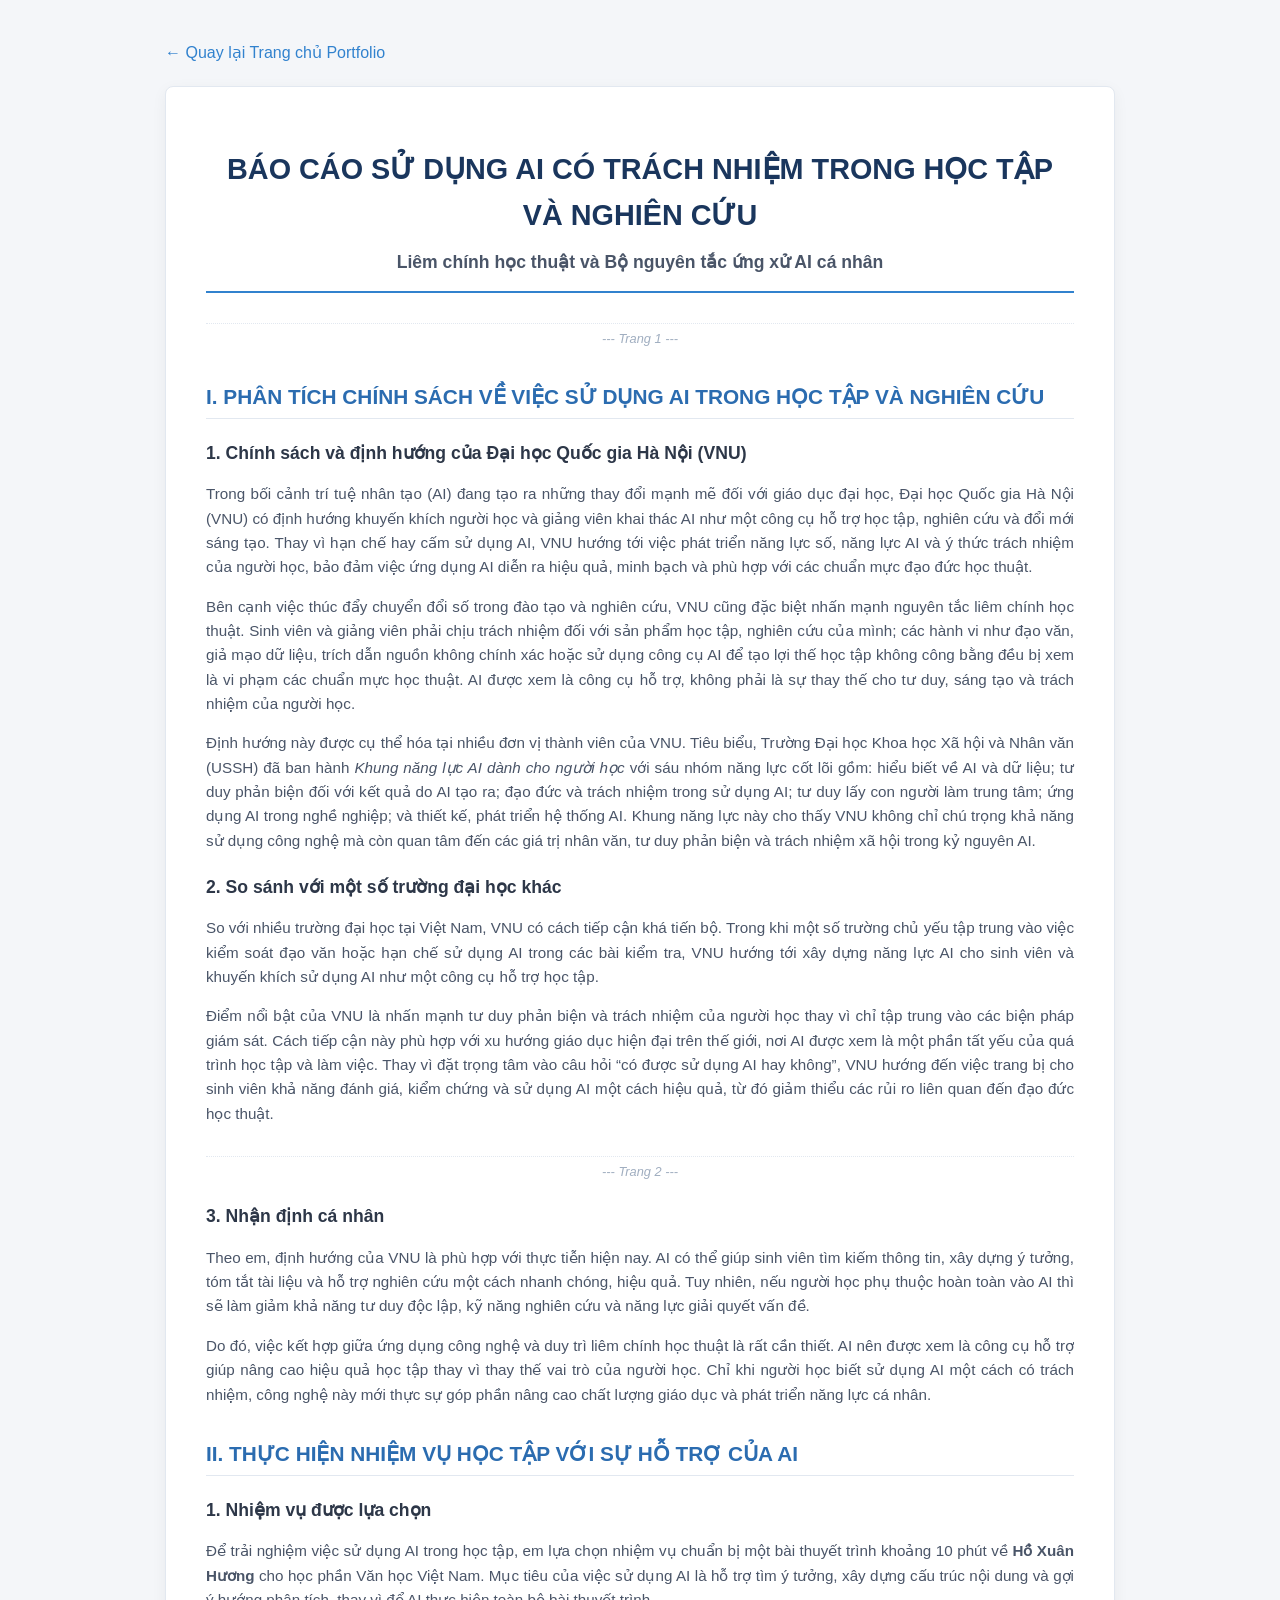
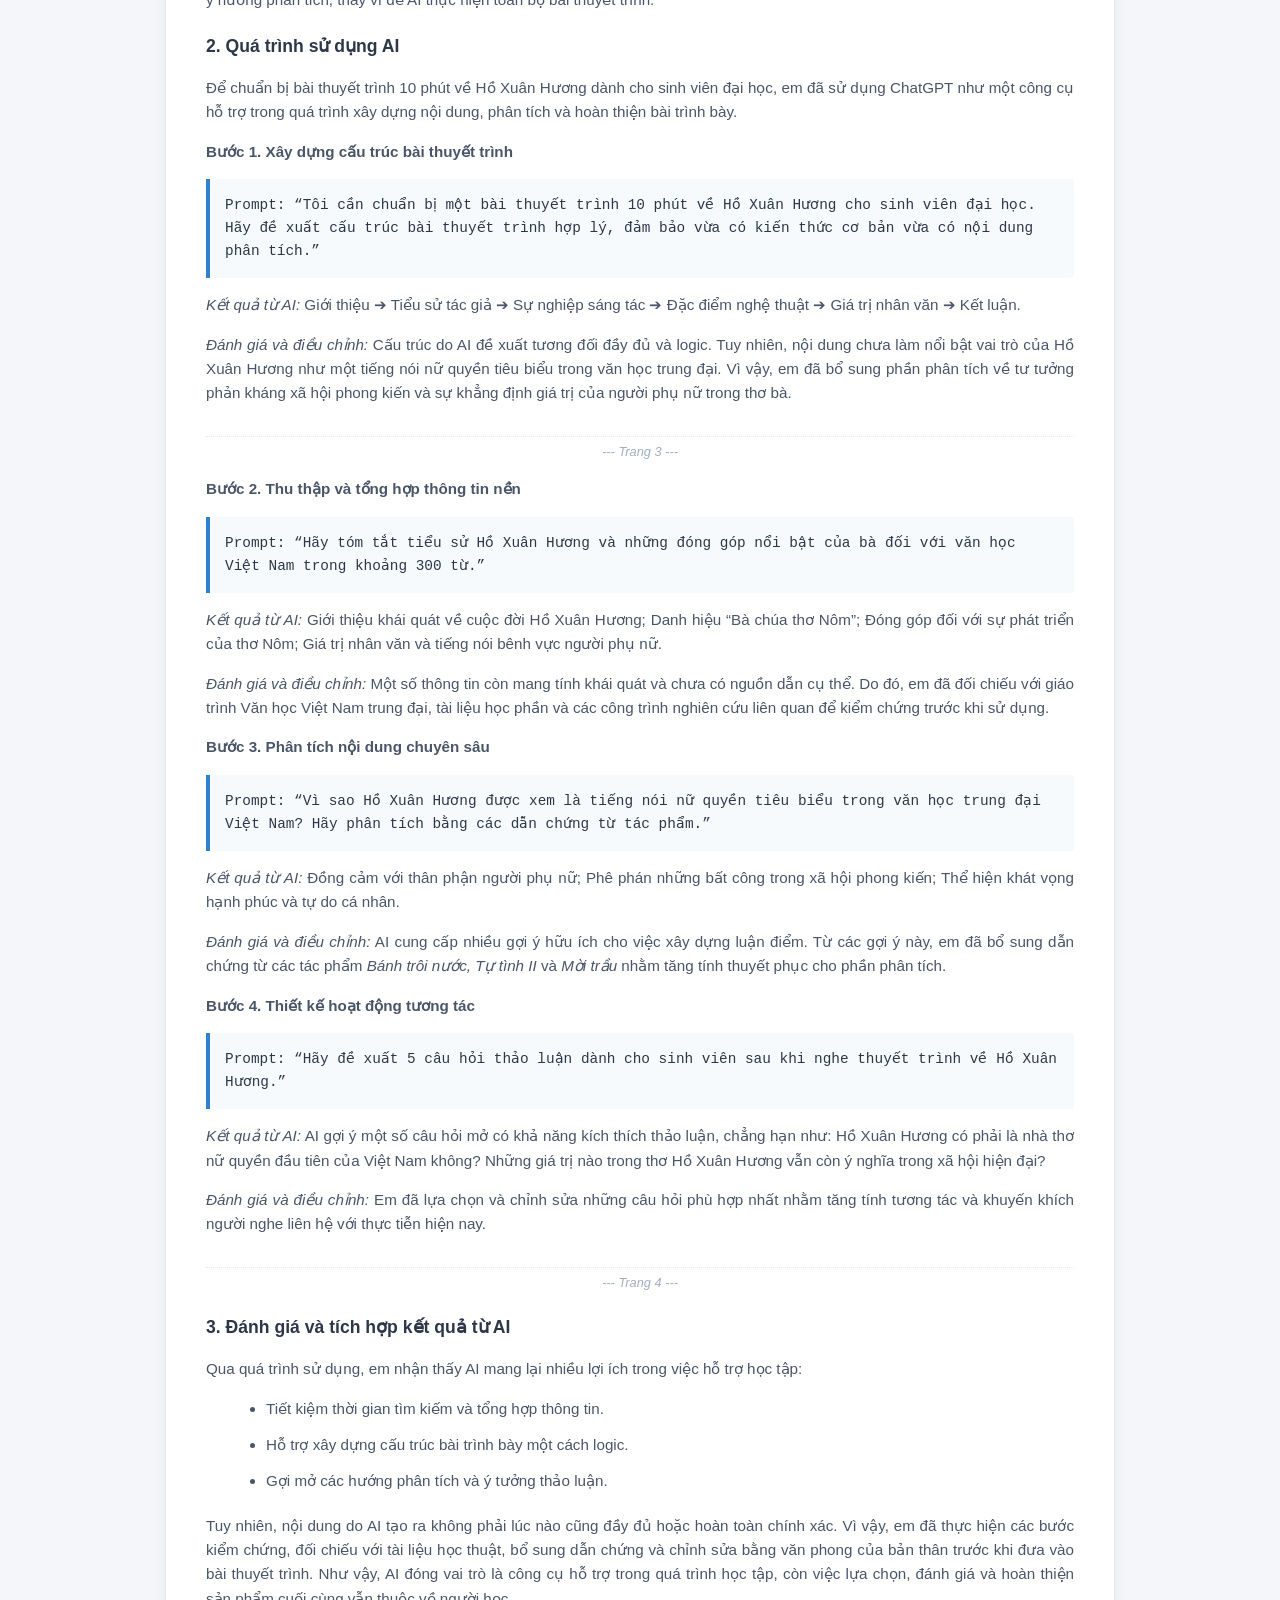
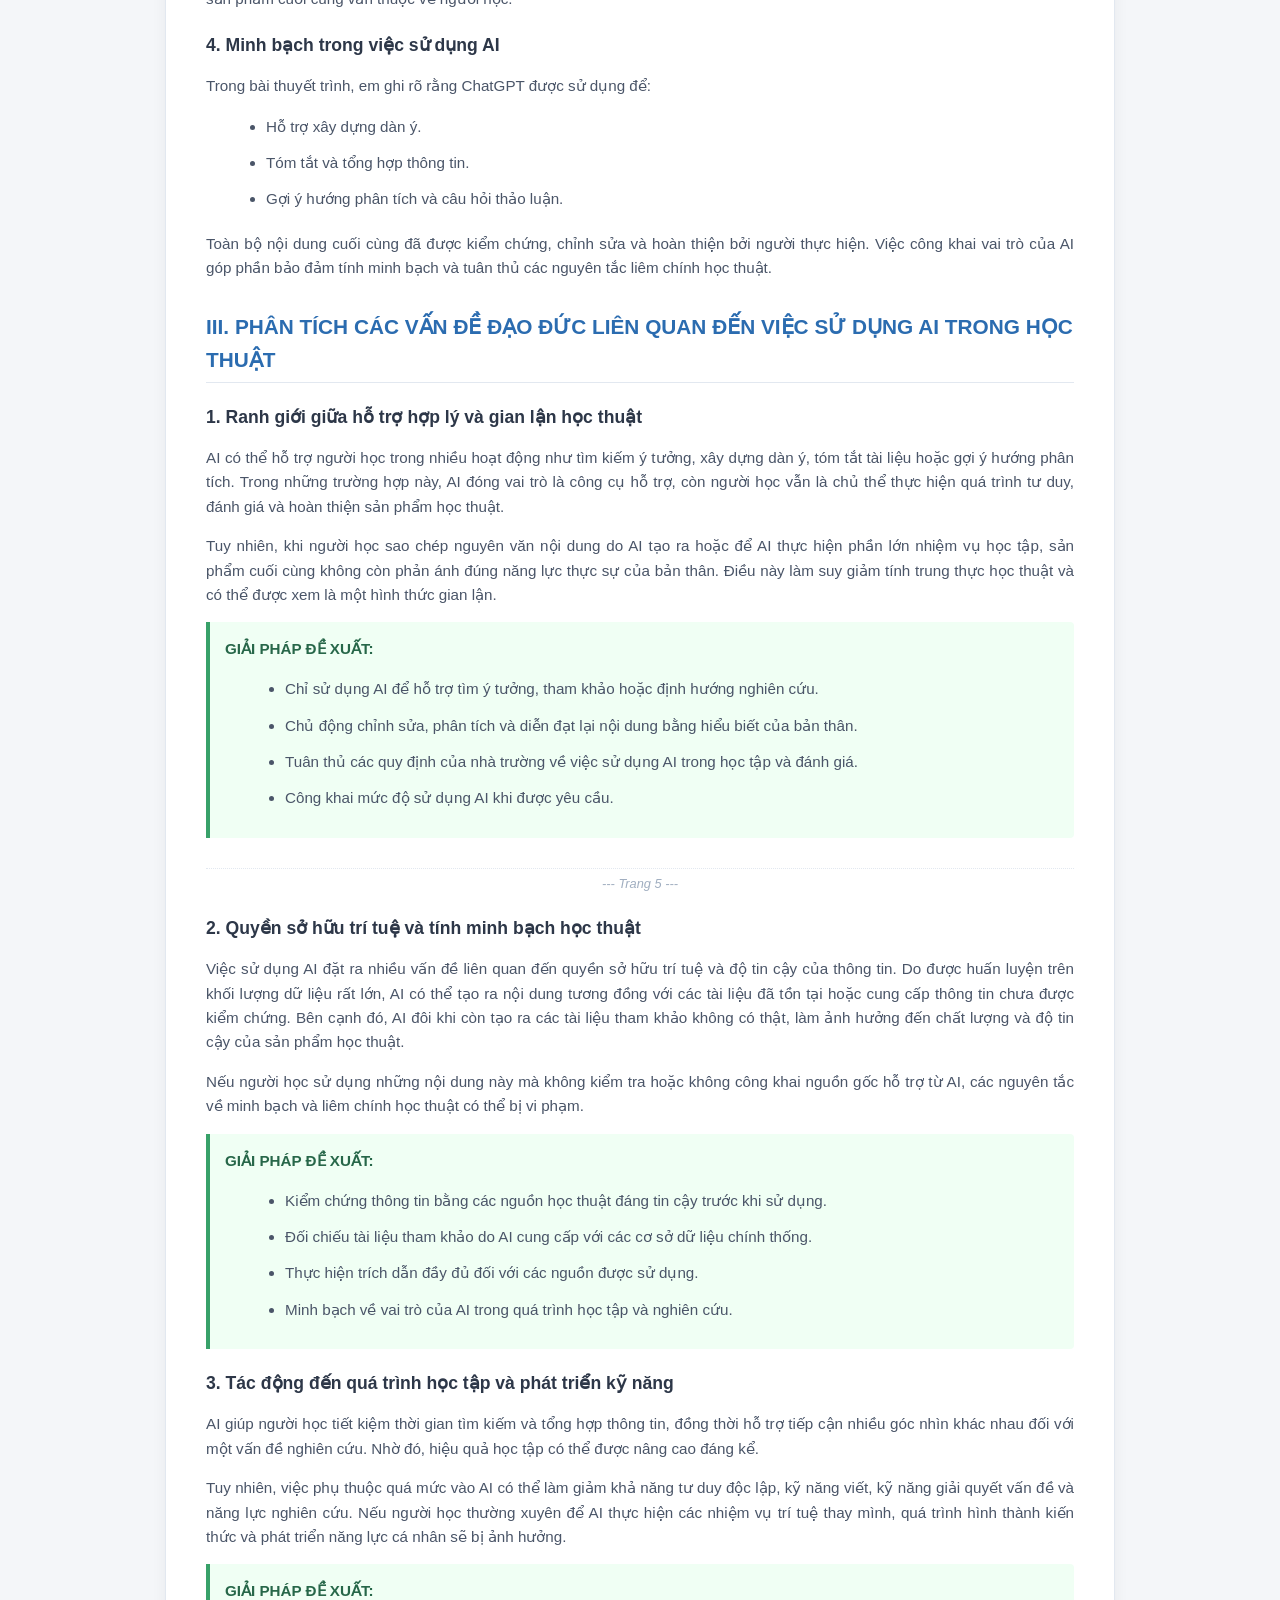
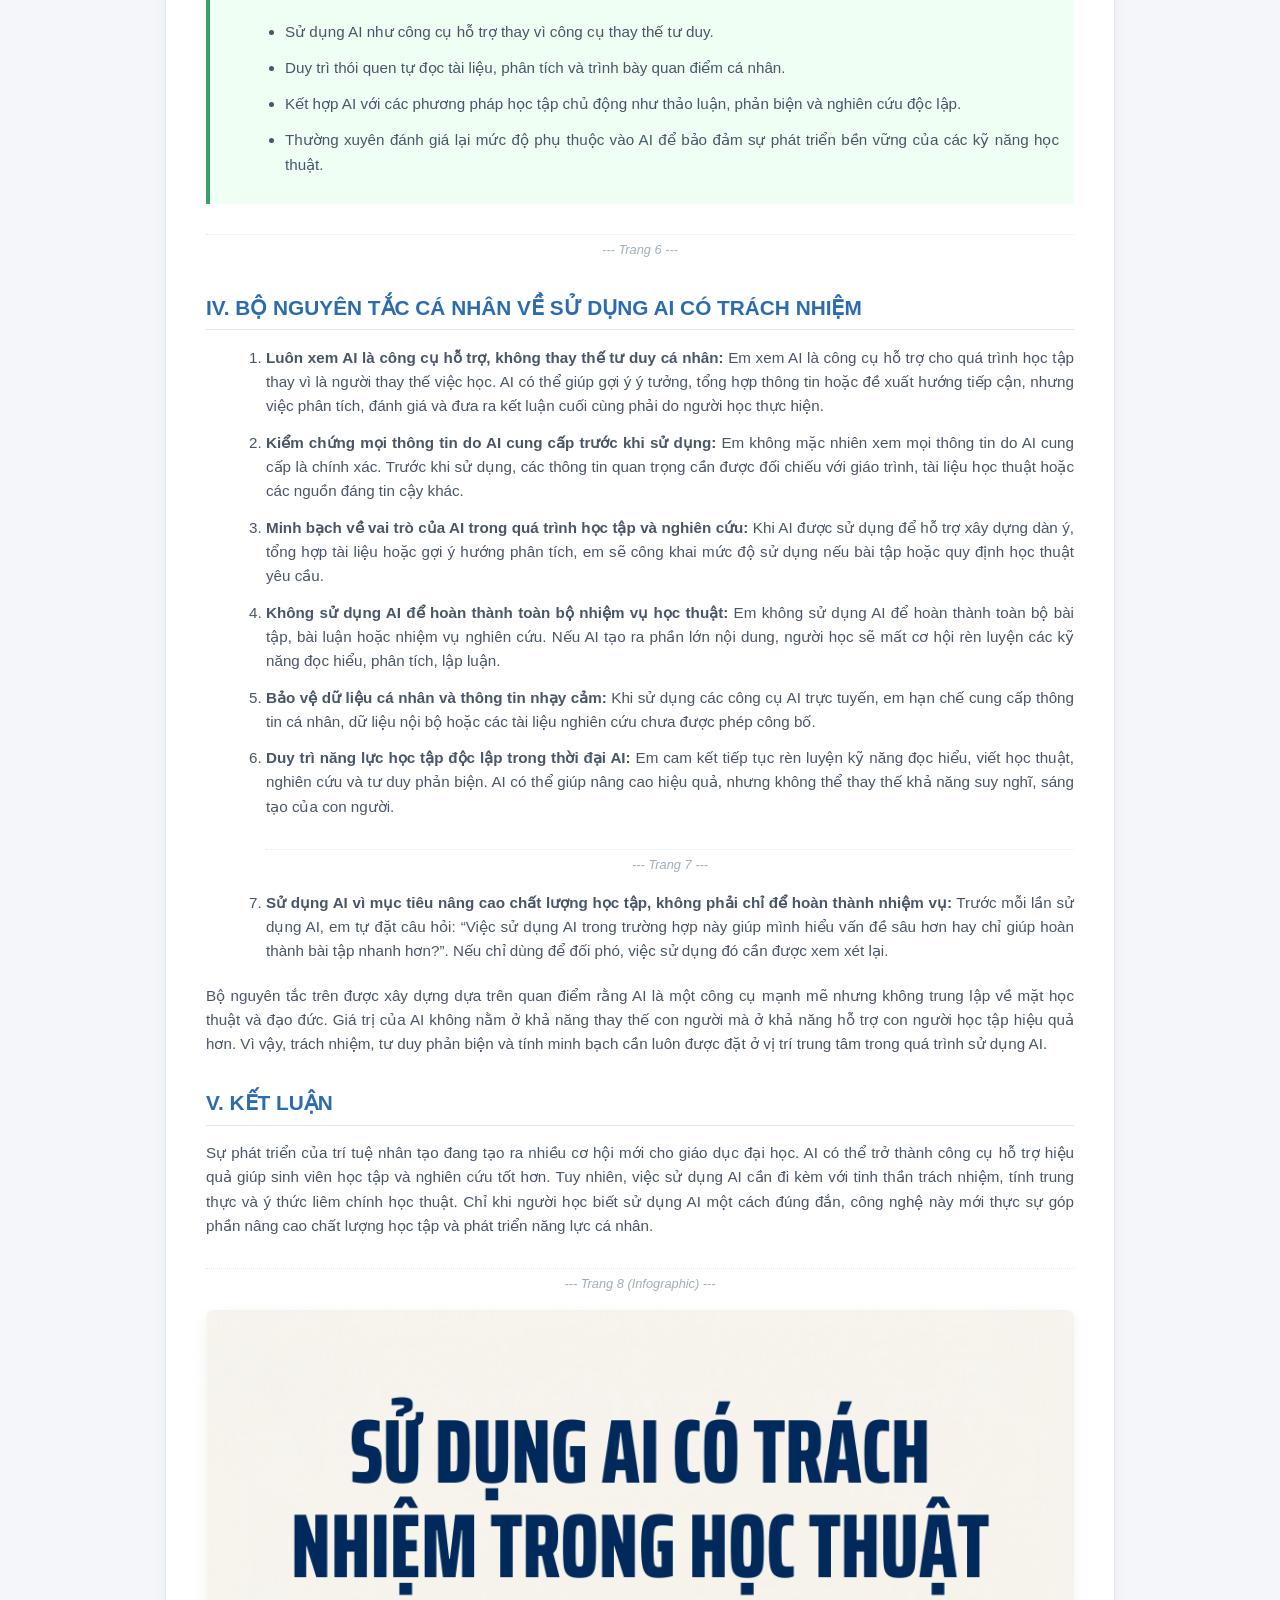
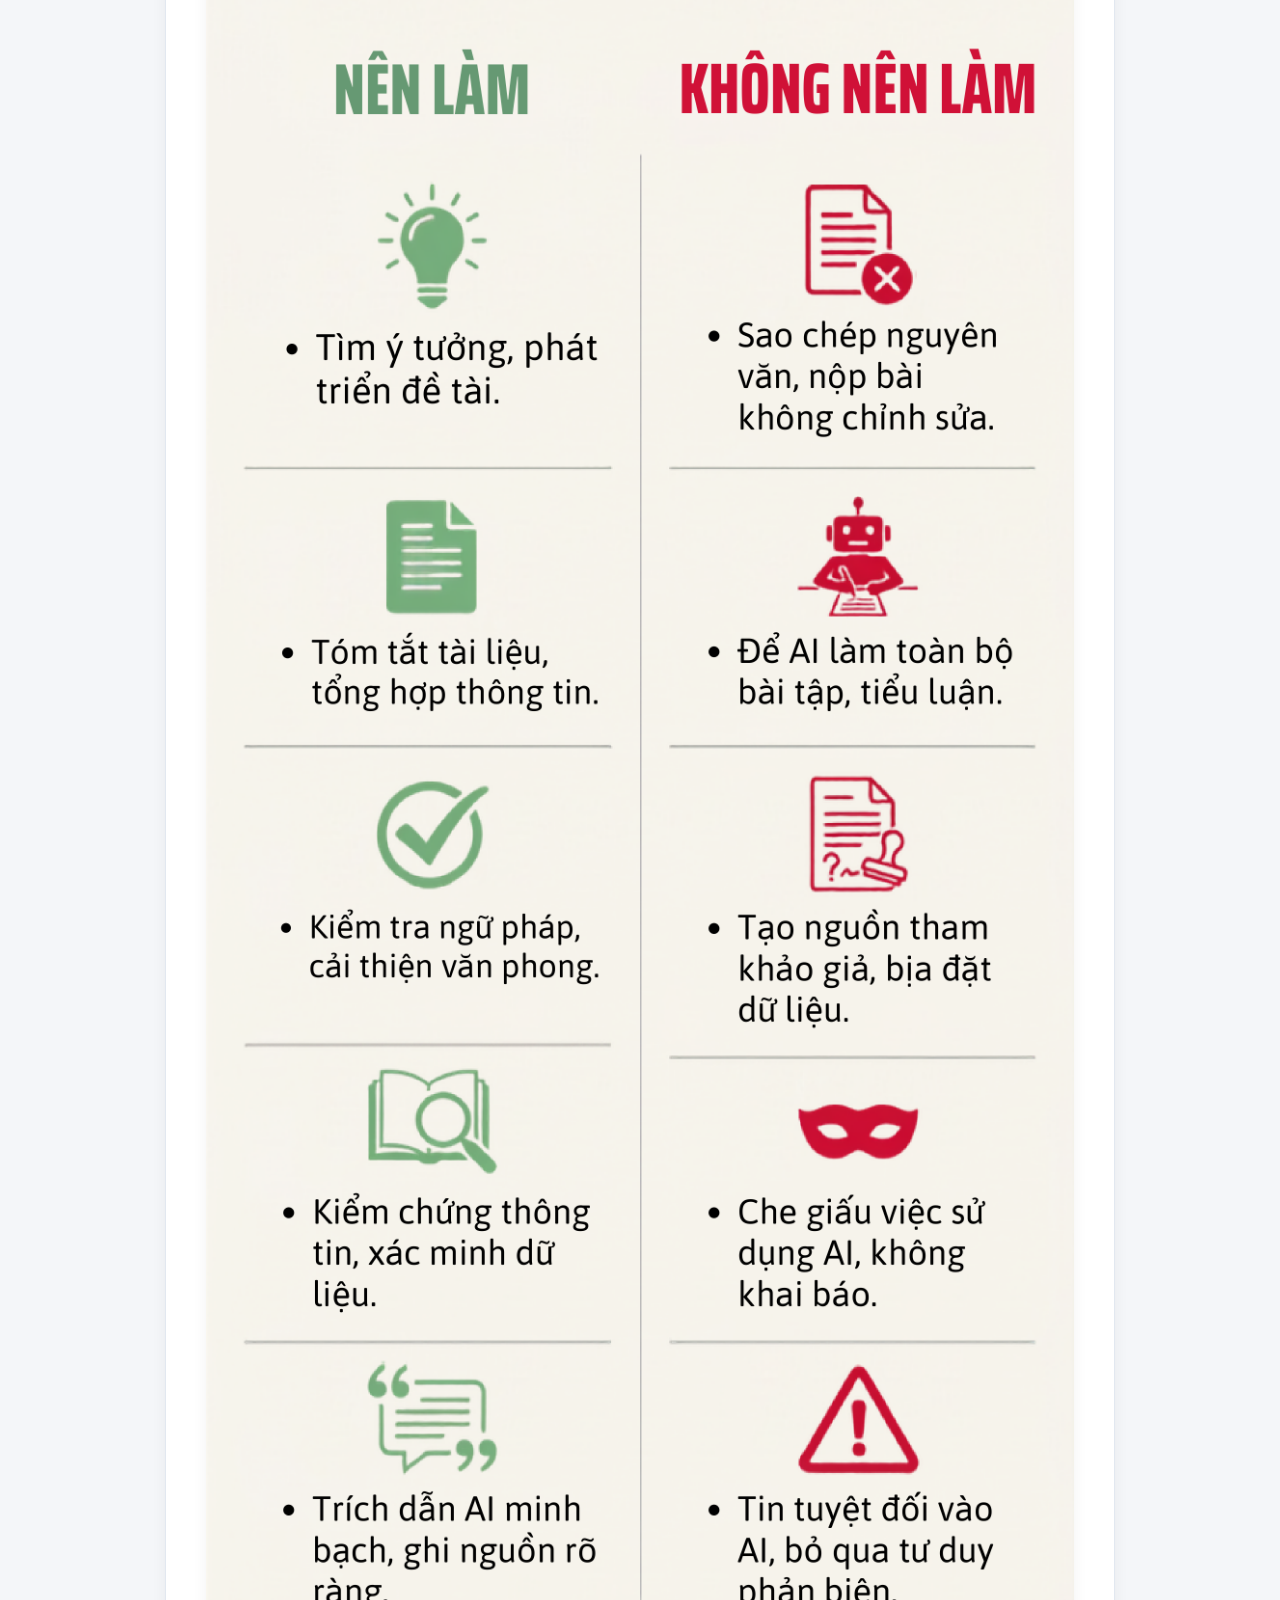
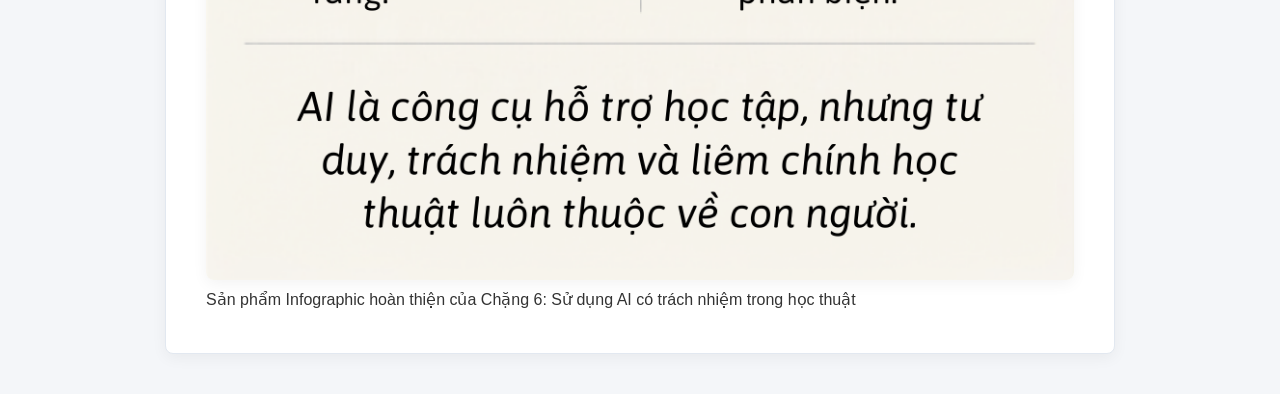
<file: PortfolioAssets/CHẶNG 6/index.html>
<!doctype html>
<html lang="vi">
  <head>
    <meta charset="UTF-8" />
    <meta name="viewport" content="width=device-width, initial-scale=1.0" />
    <title>
      Chặng 6: Báo cáo sử dụng AI có trách nhiệm trong học tập và nghiên cứu
    </title>
    <style>
      body {
        font-family: "Segoe UI", Tahoma, Geneva, Verdana, sans-serif;
        line-height: 1.6;
        color: #333;
        max-width: 950px;
        margin: 0 auto;
        padding: 40px 20px;
        background-color: #f4f6f9;
      }
      .document-container {
        background-color: #fff;
        padding: 40px;
        border-radius: 8px;
        box-shadow: 0 4px 15px rgba(0, 0, 0, 0.05);
        border: 1px solid #e2e8f0;
      }
      .back-link {
        display: inline-block;
        margin-bottom: 20px;
        color: #3182ce;
        text-decoration: none;
        font-weight: 500;
        transition: color 0.2s;
      }
      .back-link:hover {
        color: #2b6cb0;
        text-decoration: underline;
      }
      h1 {
        font-size: 1.8rem;
        color: #1a365d;
        text-align: center;
        margin-bottom: 10px;
        text-transform: uppercase;
      }
      .subtitle {
        text-align: center;
        font-size: 1.1rem;
        font-weight: bold;
        color: #4a5568;
        margin-bottom: 30px;
        border-bottom: 2px solid #3182ce;
        padding-bottom: 15px;
      }
      h2 {
        font-size: 1.3rem;
        color: #2b6cb0;
        margin-top: 30px;
        margin-bottom: 15px;
        border-bottom: 1px solid #e2e8f0;
        padding-bottom: 5px;
      }
      h3 {
        font-size: 1.1rem;
        color: #2d3748;
        margin-top: 20px;
        margin-bottom: 10px;
      }
      p,
      li {
        font-size: 0.95rem;
        color: #4a5568;
        margin-bottom: 12px;
        text-align: justify;
      }
      ul,
      ol {
        margin-left: 20px;
        margin-bottom: 20px;
      }
      .prompt-box {
        background-color: #f7fafc;
        border-left: 4px solid #3182ce;
        padding: 15px;
        margin: 15px 0;
        font-family: Consolas, Monaco, monospace;
        font-size: 0.9rem;
        color: #2d3748;
        border-radius: 0 4px 4px 0;
      }
      .solution-box {
        background-color: #f0fff4;
        border-left: 4px solid #38a169;
        padding: 15px;
        margin: 15px 0;
        border-radius: 0 4px 4px 0;
      }
      .solution-box h4 {
        margin-top: 0;
        color: #276749;
        margin-bottom: 8px;
        font-size: 0.95rem;
        text-transform: uppercase;
      }
      .solution-box ul {
        margin-bottom: 0;
      }
      .page-break-indicator {
        text-align: center;
        font-size: 0.8rem;
        color: #a0aec0;
        border-top: 1px dotted #e2e8f0;
        margin: 30px 0 15px 0;
        padding-top: 5px;
        font-style: italic;
      }

      /* Ethics Infographic styles */
      .ethics-infographic {
        background-color: #1a202c;
        color: #fff;
        padding: 30px;
        border-radius: 10px;
        margin-top: 40px;
        box-shadow: 0 6px 20px rgba(0, 0, 0, 0.15);
      }
      .ethics-title {
        text-align: center;
        font-size: 1.5rem;
        font-weight: bold;
        color: #edf2f7;
        margin-bottom: 25px;
        text-transform: uppercase;
        border-bottom: 2px solid #4a5568;
        padding-bottom: 15px;
        letter-spacing: 0.5px;
      }
      .ethics-grid {
        display: grid;
        grid-template-columns: 1fr 1fr;
        gap: 25px;
        margin-bottom: 25px;
      }
      @media (max-width: 768px) {
        .ethics-grid {
          grid-template-columns: 1fr;
        }
      }
      .ethics-col {
        padding: 20px;
        border-radius: 8px;
        background-color: rgba(255, 255, 255, 0.03);
      }
      .ethics-col.do {
        border: 2px solid #2f855a;
      }
      .ethics-col.dont {
        border: 2px solid #9b2c2c;
      }

      .ethics-col h3 {
        margin-top: 0;
        text-align: center;
        text-transform: uppercase;
        font-size: 1.1rem;
        margin-bottom: 20px;
        letter-spacing: 1px;
      }
      .ethics-col.do h3 {
        color: #48bb78;
      }
      .ethics-col.dont h3 {
        color: #f56565;
      }

      .ethics-list {
        list-style: none;
        padding: 0;
        margin: 0;
      }
      .ethics-item {
        position: relative;
        padding-left: 30px;
        margin-bottom: 15px;
        font-size: 0.9rem;
        color: #e2e8f0;
      }
      .ethics-item::before {
        position: absolute;
        left: 0;
        top: 2px;
        font-weight: bold;
        font-size: 1.1rem;
      }
      .ethics-col.do .ethics-item::before {
        content: "✓";
        color: #48bb78;
      }
      .ethics-col.dont .ethics-item::before {
        content: "✗";
        color: #f56565;
      }
      .ethics-quote {
        text-align: center;
        font-style: italic;
        font-size: 0.95rem;
        color: #cbd5e0;
        background-color: rgba(255, 255, 255, 0.05);
        padding: 15px;
        border-radius: 6px;
        margin-top: 20px;
        border-left: 4px solid #a0aec0;
      }
    </style>
  </head>
  <body>
    <a href="../index.html" class="back-link">← Quay lại Trang chủ Portfolio</a>

    <div class="document-container">
      <h1>Báo cáo sử dụng AI có trách nhiệm trong học tập và nghiên cứu</h1>
      <div class="subtitle">
        Liêm chính học thuật và Bộ nguyên tắc ứng xử AI cá nhân
      </div>

      <div class="page-break-indicator">--- Trang 1 ---</div>

      <h2>
        I. PHÂN TÍCH CHÍNH SÁCH VỀ VIỆC SỬ DỤNG AI TRONG HỌC TẬP VÀ NGHIÊN CỨU
      </h2>

      <h3>1. Chính sách và định hướng của Đại học Quốc gia Hà Nội (VNU)</h3>
      <p>
        Trong bối cảnh trí tuệ nhân tạo (AI) đang tạo ra những thay đổi mạnh mẽ
        đối với giáo dục đại học, Đại học Quốc gia Hà Nội (VNU) có định hướng
        khuyến khích người học và giảng viên khai thác AI như một công cụ hỗ trợ
        học tập, nghiên cứu và đổi mới sáng tạo. Thay vì hạn chế hay cấm sử dụng
        AI, VNU hướng tới việc phát triển năng lực số, năng lực AI và ý thức
        trách nhiệm của người học, bảo đảm việc ứng dụng AI diễn ra hiệu quả,
        minh bạch và phù hợp với các chuẩn mực đạo đức học thuật.
      </p>
      <p>
        Bên cạnh việc thúc đẩy chuyển đổi số trong đào tạo và nghiên cứu, VNU
        cũng đặc biệt nhấn mạnh nguyên tắc liêm chính học thuật. Sinh viên và
        giảng viên phải chịu trách nhiệm đối với sản phẩm học tập, nghiên cứu
        của mình; các hành vi như đạo văn, giả mạo dữ liệu, trích dẫn nguồn
        không chính xác hoặc sử dụng công cụ AI để tạo lợi thế học tập không
        công bằng đều bị xem là vi phạm các chuẩn mực học thuật. AI được xem là
        công cụ hỗ trợ, không phải là sự thay thế cho tư duy, sáng tạo và trách
        nhiệm của người học.
      </p>
      <p>
        Định hướng này được cụ thể hóa tại nhiều đơn vị thành viên của VNU. Tiêu
        biểu, Trường Đại học Khoa học Xã hội và Nhân văn (USSH) đã ban hành
        <em>Khung năng lực AI dành cho người học</em> với sáu nhóm năng lực cốt
        lõi gồm: hiểu biết về AI và dữ liệu; tư duy phản biện đối với kết quả do
        AI tạo ra; đạo đức và trách nhiệm trong sử dụng AI; tư duy lấy con người
        làm trung tâm; ứng dụng AI trong nghề nghiệp; và thiết kế, phát triển hệ
        thống AI. Khung năng lực này cho thấy VNU không chỉ chú trọng khả năng
        sử dụng công nghệ mà còn quan tâm đến các giá trị nhân văn, tư duy phản
        biện và trách nhiệm xã hội trong kỷ nguyên AI.
      </p>

      <h3>2. So sánh với một số trường đại học khác</h3>
      <p>
        So với nhiều trường đại học tại Việt Nam, VNU có cách tiếp cận khá tiến
        bộ. Trong khi một số trường chủ yếu tập trung vào việc kiểm soát đạo văn
        hoặc hạn chế sử dụng AI trong các bài kiểm tra, VNU hướng tới xây dựng
        năng lực AI cho sinh viên và khuyến khích sử dụng AI như một công cụ hỗ
        trợ học tập.
      </p>
      <p>
        Điểm nổi bật của VNU là nhấn mạnh tư duy phản biện và trách nhiệm của
        người học thay vì chỉ tập trung vào các biện pháp giám sát. Cách tiếp
        cận này phù hợp với xu hướng giáo dục hiện đại trên thế giới, nơi AI
        được xem là một phần tất yếu của quá trình học tập và làm việc. Thay vì
        đặt trọng tâm vào câu hỏi “có được sử dụng AI hay không”, VNU hướng đến
        việc trang bị cho sinh viên khả năng đánh giá, kiểm chứng và sử dụng AI
        một cách hiệu quả, từ đó giảm thiểu các rủi ro liên quan đến đạo đức học
        thuật.
      </p>

      <div class="page-break-indicator">--- Trang 2 ---</div>

      <h3>3. Nhận định cá nhân</h3>
      <p>
        Theo em, định hướng của VNU là phù hợp với thực tiễn hiện nay. AI có thể
        giúp sinh viên tìm kiếm thông tin, xây dựng ý tưởng, tóm tắt tài liệu và
        hỗ trợ nghiên cứu một cách nhanh chóng, hiệu quả. Tuy nhiên, nếu người
        học phụ thuộc hoàn toàn vào AI thì sẽ làm giảm khả năng tư duy độc lập,
        kỹ năng nghiên cứu và năng lực giải quyết vấn đề.
      </p>
      <p>
        Do đó, việc kết hợp giữa ứng dụng công nghệ và duy trì liêm chính học
        thuật là rất cần thiết. AI nên được xem là công cụ hỗ trợ giúp nâng cao
        hiệu quả học tập thay vì thay thế vai trò của người học. Chỉ khi người
        học biết sử dụng AI một cách có trách nhiệm, công nghệ này mới thực sự
        góp phần nâng cao chất lượng giáo dục và phát triển năng lực cá nhân.
      </p>

      <h2>II. THỰC HIỆN NHIỆM VỤ HỌC TẬP VỚI SỰ HỖ TRỢ CỦA AI</h2>

      <h3>1. Nhiệm vụ được lựa chọn</h3>
      <p>
        Để trải nghiệm việc sử dụng AI trong học tập, em lựa chọn nhiệm vụ chuẩn
        bị một bài thuyết trình khoảng 10 phút về
        <strong>Hồ Xuân Hương</strong> cho học phần Văn học Việt Nam. Mục tiêu
        của việc sử dụng AI là hỗ trợ tìm ý tưởng, xây dựng cấu trúc nội dung và
        gợi ý hướng phân tích, thay vì để AI thực hiện toàn bộ bài thuyết trình.
      </p>

      <h3>2. Quá trình sử dụng AI</h3>
      <p>
        Để chuẩn bị bài thuyết trình 10 phút về Hồ Xuân Hương dành cho sinh viên
        đại học, em đã sử dụng ChatGPT như một công cụ hỗ trợ trong quá trình
        xây dựng nội dung, phân tích và hoàn thiện bài trình bày.
      </p>

      <p><strong>Bước 1. Xây dựng cấu trúc bài thuyết trình</strong></p>
      <div class="prompt-box">
        Prompt: “Tôi cần chuẩn bị một bài thuyết trình 10 phút về Hồ Xuân Hương
        cho sinh viên đại học. Hãy đề xuất cấu trúc bài thuyết trình hợp lý, đảm
        bảo vừa có kiến thức cơ bản vừa có nội dung phân tích.”
      </div>
      <p>
        <em>Kết quả từ AI:</em> Giới thiệu ➔ Tiểu sử tác giả ➔ Sự nghiệp sáng
        tác ➔ Đặc điểm nghệ thuật ➔ Giá trị nhân văn ➔ Kết luận.
      </p>
      <p>
        <em>Đánh giá và điều chỉnh:</em> Cấu trúc do AI đề xuất tương đối đầy đủ
        và logic. Tuy nhiên, nội dung chưa làm nổi bật vai trò của Hồ Xuân Hương
        như một tiếng nói nữ quyền tiêu biểu trong văn học trung đại. Vì vậy, em
        đã bổ sung phần phân tích về tư tưởng phản kháng xã hội phong kiến và sự
        khẳng định giá trị của người phụ nữ trong thơ bà.
      </p>

      <div class="page-break-indicator">--- Trang 3 ---</div>

      <p><strong>Bước 2. Thu thập và tổng hợp thông tin nền</strong></p>
      <div class="prompt-box">
        Prompt: “Hãy tóm tắt tiểu sử Hồ Xuân Hương và những đóng góp nổi bật của
        bà đối với văn học Việt Nam trong khoảng 300 từ.”
      </div>
      <p>
        <em>Kết quả từ AI:</em> Giới thiệu khái quát về cuộc đời Hồ Xuân Hương;
        Danh hiệu “Bà chúa thơ Nôm”; Đóng góp đối với sự phát triển của thơ Nôm;
        Giá trị nhân văn và tiếng nói bênh vực người phụ nữ.
      </p>
      <p>
        <em>Đánh giá và điều chỉnh:</em> Một số thông tin còn mang tính khái
        quát và chưa có nguồn dẫn cụ thể. Do đó, em đã đối chiếu với giáo trình
        Văn học Việt Nam trung đại, tài liệu học phần và các công trình nghiên
        cứu liên quan để kiểm chứng trước khi sử dụng.
      </p>

      <p><strong>Bước 3. Phân tích nội dung chuyên sâu</strong></p>
      <div class="prompt-box">
        Prompt: “Vì sao Hồ Xuân Hương được xem là tiếng nói nữ quyền tiêu biểu
        trong văn học trung đại Việt Nam? Hãy phân tích bằng các dẫn chứng từ
        tác phẩm.”
      </div>
      <p>
        <em>Kết quả từ AI:</em> Đồng cảm với thân phận người phụ nữ; Phê phán
        những bất công trong xã hội phong kiến; Thể hiện khát vọng hạnh phúc và
        tự do cá nhân.
      </p>
      <p>
        <em>Đánh giá và điều chỉnh:</em> AI cung cấp nhiều gợi ý hữu ích cho
        việc xây dựng luận điểm. Từ các gợi ý này, em đã bổ sung dẫn chứng từ
        các tác phẩm <em>Bánh trôi nước, Tự tình II</em> và
        <em>Mời trầu</em> nhằm tăng tính thuyết phục cho phần phân tích.
      </p>

      <p><strong>Bước 4. Thiết kế hoạt động tương tác</strong></p>
      <div class="prompt-box">
        Prompt: “Hãy đề xuất 5 câu hỏi thảo luận dành cho sinh viên sau khi nghe
        thuyết trình về Hồ Xuân Hương.”
      </div>
      <p>
        <em>Kết quả từ AI:</em> AI gợi ý một số câu hỏi mở có khả năng kích
        thích thảo luận, chẳng hạn như: Hồ Xuân Hương có phải là nhà thơ nữ
        quyền đầu tiên của Việt Nam không? Những giá trị nào trong thơ Hồ Xuân
        Hương vẫn còn ý nghĩa trong xã hội hiện đại?
      </p>
      <p>
        <em>Đánh giá và điều chỉnh:</em> Em đã lựa chọn và chỉnh sửa những câu
        hỏi phù hợp nhất nhằm tăng tính tương tác và khuyến khích người nghe
        liên hệ với thực tiễn hiện nay.
      </p>

      <div class="page-break-indicator">--- Trang 4 ---</div>

      <h3>3. Đánh giá và tích hợp kết quả từ AI</h3>
      <p>
        Qua quá trình sử dụng, em nhận thấy AI mang lại nhiều lợi ích trong việc
        hỗ trợ học tập:
      </p>
      <ul>
        <li>Tiết kiệm thời gian tìm kiếm và tổng hợp thông tin.</li>
        <li>Hỗ trợ xây dựng cấu trúc bài trình bày một cách logic.</li>
        <li>Gợi mở các hướng phân tích và ý tưởng thảo luận.</li>
      </ul>
      <p>
        Tuy nhiên, nội dung do AI tạo ra không phải lúc nào cũng đầy đủ hoặc
        hoàn toàn chính xác. Vì vậy, em đã thực hiện các bước kiểm chứng, đối
        chiếu với tài liệu học thuật, bổ sung dẫn chứng và chỉnh sửa bằng văn
        phong của bản thân trước khi đưa vào bài thuyết trình. Như vậy, AI đóng
        vai trò là công cụ hỗ trợ trong quá trình học tập, còn việc lựa chọn,
        đánh giá và hoàn thiện sản phẩm cuối cùng vẫn thuộc về người học.
      </p>

      <h3>4. Minh bạch trong việc sử dụng AI</h3>
      <p>Trong bài thuyết trình, em ghi rõ rằng ChatGPT được sử dụng để:</p>
      <ul>
        <li>Hỗ trợ xây dựng dàn ý.</li>
        <li>Tóm tắt và tổng hợp thông tin.</li>
        <li>Gợi ý hướng phân tích và câu hỏi thảo luận.</li>
      </ul>
      <p>
        Toàn bộ nội dung cuối cùng đã được kiểm chứng, chỉnh sửa và hoàn thiện
        bởi người thực hiện. Việc công khai vai trò của AI góp phần bảo đảm tính
        minh bạch và tuân thủ các nguyên tắc liêm chính học thuật.
      </p>

      <h2>
        III. PHÂN TÍCH CÁC VẤN ĐỀ ĐẠO ĐỨC LIÊN QUAN ĐẾN VIỆC SỬ DỤNG AI TRONG
        HỌC THUẬT
      </h2>

      <h3>1. Ranh giới giữa hỗ trợ hợp lý và gian lận học thuật</h3>
      <p>
        AI có thể hỗ trợ người học trong nhiều hoạt động như tìm kiếm ý tưởng,
        xây dựng dàn ý, tóm tắt tài liệu hoặc gợi ý hướng phân tích. Trong những
        trường hợp này, AI đóng vai trò là công cụ hỗ trợ, còn người học vẫn là
        chủ thể thực hiện quá trình tư duy, đánh giá và hoàn thiện sản phẩm học
        thuật.
      </p>
      <p>
        Tuy nhiên, khi người học sao chép nguyên văn nội dung do AI tạo ra hoặc
        để AI thực hiện phần lớn nhiệm vụ học tập, sản phẩm cuối cùng không còn
        phản ánh đúng năng lực thực sự của bản thân. Điều này làm suy giảm tính
        trung thực học thuật và có thể được xem là một hình thức gian lận.
      </p>

      <div class="solution-box">
        <h4>Giải pháp đề xuất:</h4>
        <ul>
          <li>
            Chỉ sử dụng AI để hỗ trợ tìm ý tưởng, tham khảo hoặc định hướng
            nghiên cứu.
          </li>
          <li>
            Chủ động chỉnh sửa, phân tích và diễn đạt lại nội dung bằng hiểu
            biết của bản thân.
          </li>
          <li>
            Tuân thủ các quy định của nhà trường về việc sử dụng AI trong học
            tập và đánh giá.
          </li>
          <li>Công khai mức độ sử dụng AI khi được yêu cầu.</li>
        </ul>
      </div>

      <div class="page-break-indicator">--- Trang 5 ---</div>

      <h3>2. Quyền sở hữu trí tuệ và tính minh bạch học thuật</h3>
      <p>
        Việc sử dụng AI đặt ra nhiều vấn đề liên quan đến quyền sở hữu trí tuệ
        và độ tin cậy của thông tin. Do được huấn luyện trên khối lượng dữ liệu
        rất lớn, AI có thể tạo ra nội dung tương đồng với các tài liệu đã tồn
        tại hoặc cung cấp thông tin chưa được kiểm chứng. Bên cạnh đó, AI đôi
        khi còn tạo ra các tài liệu tham khảo không có thật, làm ảnh hưởng đến
        chất lượng và độ tin cậy của sản phẩm học thuật.
      </p>
      <p>
        Nếu người học sử dụng những nội dung này mà không kiểm tra hoặc không
        công khai nguồn gốc hỗ trợ từ AI, các nguyên tắc về minh bạch và liêm
        chính học thuật có thể bị vi phạm.
      </p>

      <div class="solution-box">
        <h4>Giải pháp đề xuất:</h4>
        <ul>
          <li>
            Kiểm chứng thông tin bằng các nguồn học thuật đáng tin cậy trước khi
            sử dụng.
          </li>
          <li>
            Đối chiếu tài liệu tham khảo do AI cung cấp với các cơ sở dữ liệu
            chính thống.
          </li>
          <li>Thực hiện trích dẫn đầy đủ đối với các nguồn được sử dụng.</li>
          <li>
            Minh bạch về vai trò của AI trong quá trình học tập và nghiên cứu.
          </li>
        </ul>
      </div>

      <h3>3. Tác động đến quá trình học tập và phát triển kỹ năng</h3>
      <p>
        AI giúp người học tiết kiệm thời gian tìm kiếm và tổng hợp thông tin,
        đồng thời hỗ trợ tiếp cận nhiều góc nhìn khác nhau đối với một vấn đề
        nghiên cứu. Nhờ đó, hiệu quả học tập có thể được nâng cao đáng kể.
      </p>
      <p>
        Tuy nhiên, việc phụ thuộc quá mức vào AI có thể làm giảm khả năng tư duy
        độc lập, kỹ năng viết, kỹ năng giải quyết vấn đề và năng lực nghiên cứu.
        Nếu người học thường xuyên để AI thực hiện các nhiệm vụ trí tuệ thay
        mình, quá trình hình thành kiến thức và phát triển năng lực cá nhân sẽ
        bị ảnh hưởng.
      </p>

      <div class="solution-box">
        <h4>Giải pháp đề xuất:</h4>
        <ul>
          <li>
            Sử dụng AI như công cụ hỗ trợ thay vì công cụ thay thế tư duy.
          </li>
          <li>
            Duy trì thói quen tự đọc tài liệu, phân tích và trình bày quan điểm
            cá nhân.
          </li>
          <li>
            Kết hợp AI với các phương pháp học tập chủ động như thảo luận, phản
            biện và nghiên cứu độc lập.
          </li>
          <li>
            Thường xuyên đánh giá lại mức độ phụ thuộc vào AI để bảo đảm sự phát
            triển bền vững của các kỹ năng học thuật.
          </li>
        </ul>
      </div>

      <div class="page-break-indicator">--- Trang 6 ---</div>

      <h2>IV. BỘ NGUYÊN TẮC CÁ NHÂN VỀ SỬ DỤNG AI CÓ TRÁCH NHIỆM</h2>
      <ol>
        <li>
          <strong
            >Luôn xem AI là công cụ hỗ trợ, không thay thế tư duy cá
            nhân:</strong
          >
          Em xem AI là công cụ hỗ trợ cho quá trình học tập thay vì là người
          thay thế việc học. AI có thể giúp gợi ý ý tưởng, tổng hợp thông tin
          hoặc đề xuất hướng tiếp cận, nhưng việc phân tích, đánh giá và đưa ra
          kết luận cuối cùng phải do người học thực hiện.
        </li>
        <li>
          <strong
            >Kiểm chứng mọi thông tin do AI cung cấp trước khi sử dụng:</strong
          >
          Em không mặc nhiên xem mọi thông tin do AI cung cấp là chính xác.
          Trước khi sử dụng, các thông tin quan trọng cần được đối chiếu với
          giáo trình, tài liệu học thuật hoặc các nguồn đáng tin cậy khác.
        </li>
        <li>
          <strong
            >Minh bạch về vai trò của AI trong quá trình học tập và nghiên
            cứu:</strong
          >
          Khi AI được sử dụng để hỗ trợ xây dựng dàn ý, tổng hợp tài liệu hoặc
          gợi ý hướng phân tích, em sẽ công khai mức độ sử dụng nếu bài tập hoặc
          quy định học thuật yêu cầu.
        </li>
        <li>
          <strong
            >Không sử dụng AI để hoàn thành toàn bộ nhiệm vụ học thuật:</strong
          >
          Em không sử dụng AI để hoàn thành toàn bộ bài tập, bài luận hoặc nhiệm
          vụ nghiên cứu. Nếu AI tạo ra phần lớn nội dung, người học sẽ mất cơ
          hội rèn luyện các kỹ năng đọc hiểu, phân tích, lập luận.
        </li>
        <li>
          <strong>Bảo vệ dữ liệu cá nhân và thông tin nhạy cảm:</strong> Khi sử
          dụng các công cụ AI trực tuyến, em hạn chế cung cấp thông tin cá nhân,
          dữ liệu nội bộ hoặc các tài liệu nghiên cứu chưa được phép công bố.
        </li>
        <li>
          <strong>Duy trì năng lực học tập độc lập trong thời đại AI:</strong>
          Em cam kết tiếp tục rèn luyện kỹ năng đọc hiểu, viết học thuật, nghiên
          cứu và tư duy phản biện. AI có thể giúp nâng cao hiệu quả, nhưng không
          thể thay thế khả năng suy nghĩ, sáng tạo của con người.
        </li>
        <div class="page-break-indicator">--- Trang 7 ---</div>
        <li>
          <strong
            >Sử dụng AI vì mục tiêu nâng cao chất lượng học tập, không phải chỉ
            để hoàn thành nhiệm vụ:</strong
          >
          Trước mỗi lần sử dụng AI, em tự đặt câu hỏi: “Việc sử dụng AI trong
          trường hợp này giúp mình hiểu vấn đề sâu hơn hay chỉ giúp hoàn thành
          bài tập nhanh hơn?”. Nếu chỉ dùng để đối phó, việc sử dụng đó cần được
          xem xét lại.
        </li>
      </ol>
      <p>
        Bộ nguyên tắc trên được xây dựng dựa trên quan điểm rằng AI là một công
        cụ mạnh mẽ nhưng không trung lập về mặt học thuật và đạo đức. Giá trị
        của AI không nằm ở khả năng thay thế con người mà ở khả năng hỗ trợ con
        người học tập hiệu quả hơn. Vì vậy, trách nhiệm, tư duy phản biện và
        tính minh bạch cần luôn được đặt ở vị trí trung tâm trong quá trình sử
        dụng AI.
      </p>

      <h2>V. KẾT LUẬN</h2>
      <p>
        Sự phát triển của trí tuệ nhân tạo đang tạo ra nhiều cơ hội mới cho giáo
        dục đại học. AI có thể trở thành công cụ hỗ trợ hiệu quả giúp sinh viên
        học tập và nghiên cứu tốt hơn. Tuy nhiên, việc sử dụng AI cần đi kèm với
        tinh thần trách nhiệm, tính trung thực và ý thức liêm chính học thuật.
        Chỉ khi người học biết sử dụng AI một cách đúng đắn, công nghệ này mới
        thực sự góp phần nâng cao chất lượng học tập và phát triển năng lực cá
        nhân.
      </p>

      <div class="page-break-indicator">--- Trang 8 (Infographic) ---</div>

      <!-- Ethics Infographic representation -->
      <div class="image-group">
        <div
          class="image-container"
          style="max-width: 100%; border: none; background: none; padding: 0"
        >
          <img
            src="./Image/Sản phẩm infographic C6.png"
            alt="Sản phẩm infographic C6"
            style="
              width: 100%;
              height: auto;
              border: 1px solid var(--border-gold);
              border-radius: 8px;
              box-shadow: 0 4px 15px rgba(0, 0, 0, 0.05);
            "
          />
          <div class="image-caption">
            Sản phẩm Infographic hoàn thiện của Chặng 6: Sử dụng AI có trách
            nhiệm trong học thuật
          </div>
        </div>
      </div>
    </div>
  </body>
</html>
</file>
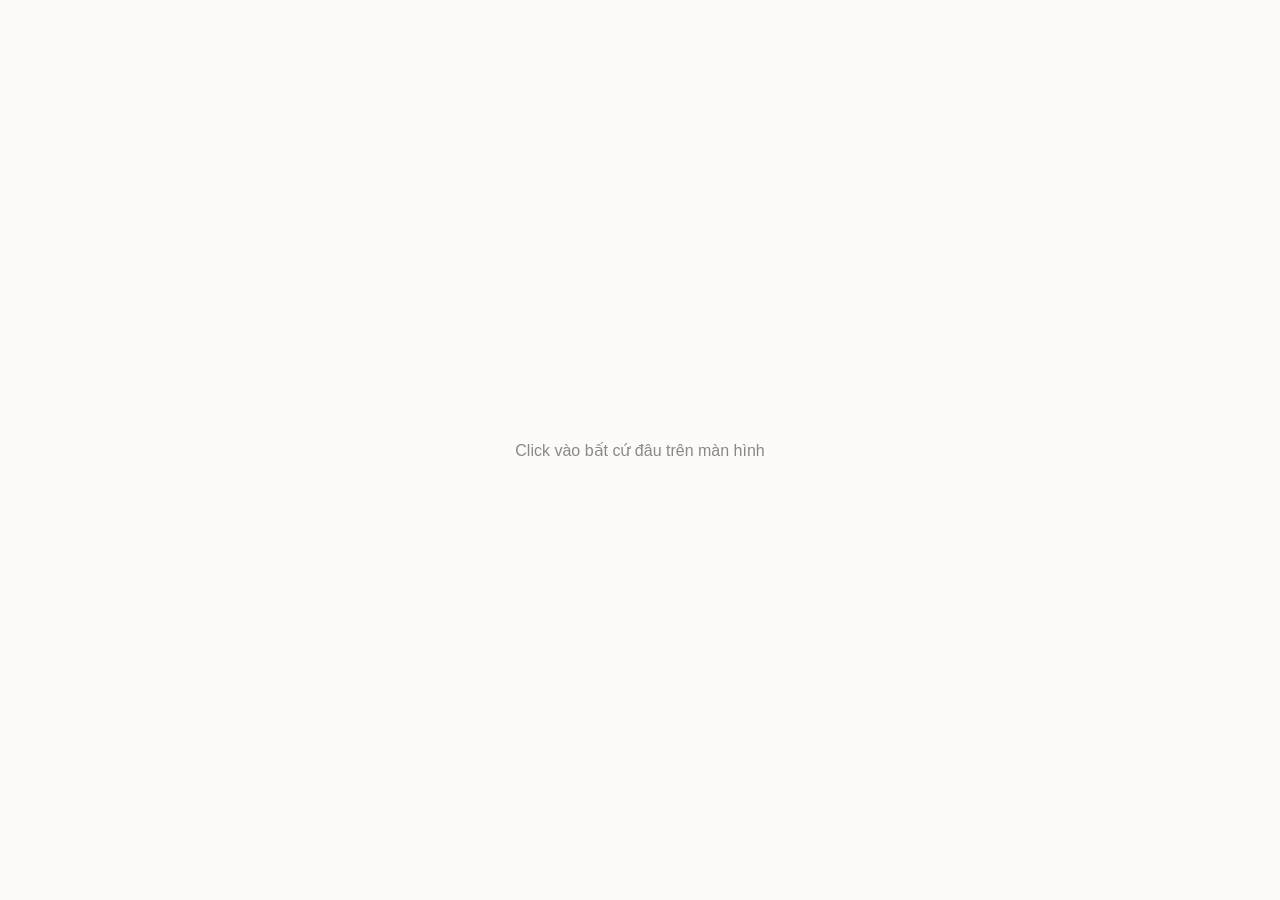
<file: TestMucLoang/muc.html>
<!doctype html>
<html lang="vi">
  <head>
    <meta charset="UTF-8" />
    <meta name="viewport" content="width=device-width, initial-scale=1.0" />
    <title>Hiệu ứng Mực Loang - Xanh Ngọc & Hồng Đào</title>
    <style>
      /* Reset cơ bản và thiết lập background sáng để màu mực nổi bật */
      body {
        margin: 0;
        height: 100vh;
        background-color: #fdfbf7; /* Màu giấy hơi ngả vàng nhẹ */
        overflow: hidden;
        cursor: pointer;
        font-family: sans-serif;
      }

      .instruction {
        position: absolute;
        top: 50%;
        left: 50%;
        transform: translate(-50%, -50%);
        color: #888;
        pointer-events: none;
      }

      /* Lớp CSS chính cho từng giọt mực */
      .ink-drop {
        position: absolute;
        pointer-events: none; /* Không cản trở các click tiếp theo */
        transform: translate(-50%, -50%);

        /* Hiệu ứng hòa trộn màu nước (chỉ hoạt động tốt trên nền sáng) */
        mix-blend-mode: multiply;

        /* Chuyển động lan rộng và mờ dần */
        animation: splash 1.5s cubic-bezier(0.1, 0.8, 0.3, 1) forwards;
      }

      @keyframes splash {
        0% {
          width: 0px;
          height: 0px;
          opacity: 0.8;
          filter: blur(1px);
        }
        50% {
          opacity: 0.5;
        }
        100% {
          width: var(--max-size);
          height: var(--max-size);
          opacity: 0;
          filter: blur(8px); /* Nhòe dần khi tan vào giấy */
        }
      }
    </style>
  </head>
  <body>
    <div class="instruction">Click vào bất cứ đâu trên màn hình</div>

    <script>
      document.addEventListener("click", function (e) {
        createInkSplash(e.clientX, e.clientY);
      });

      function createInkSplash(x, y) {
        // Tập hợp màu: Xanh ngọc (Teal/Cyan) và Hồng hoa đào (Cherry Blossom)
        const colors = [
          "#00CED1", // Dark Turquoise
          "#40E0D0", // Turquoise
          "#FFB7C5", // Cherry Blossom Pink
          "#FF91A4", // Salmon Pink
        ];

        // Tạo 3-5 giọt mực chồng lên nhau trong 1 lần click để nhìn tự nhiên hơn
        const dropsCount = Math.floor(Math.random() * 3) + 3;

        for (let i = 0; i < dropsCount; i++) {
          const drop = document.createElement("div");
          drop.classList.add("ink-drop");

          // Chọn màu ngẫu nhiên
          const color = colors[Math.floor(Math.random() * colors.length)];
          drop.style.backgroundColor = color;

          // Vị trí hơi lệch nhau một chút quanh tọa độ click
          const offsetX = (Math.random() - 0.5) * 30;
          const offsetY = (Math.random() - 0.5) * 30;
          drop.style.left = x + offsetX + "px";
          drop.style.top = y + offsetY + "px";

          // Kích thước lan tỏa ngẫu nhiên (từ 100px đến 300px)
          const maxSize = Math.random() * 200 + 100;
          drop.style.setProperty("--max-size", maxSize + "px");

          // Thuật toán bóp méo border-radius để tạo hình vết mực ngẫu nhiên, không bị tròn vo
          const br1 = Math.random() * 40 + 30;
          const br2 = Math.random() * 40 + 30;
          const br3 = Math.random() * 40 + 30;
          const br4 = Math.random() * 40 + 30;
          drop.style.borderRadius = `${br1}% ${100 - br1}% ${br2}% ${100 - br2}% / ${br3}% ${br4}% ${100 - br4}% ${100 - br3}%`;

          // Độ trễ nhẹ giữa các giọt để hiệu ứng lan ra gợn sóng từ từ
          const delay = Math.random() * 0.15;
          drop.style.animationDelay = delay + "s";

          document.body.appendChild(drop);

          // Tự động xóa element sau khi animation kết thúc (1.5s + delay)
          // Giúp DOM không bị nặng khi click nhiều lần
          setTimeout(() => {
            drop.remove();
          }, 1700);
        }
      }
    </script>
  </body>
</html>
</file>
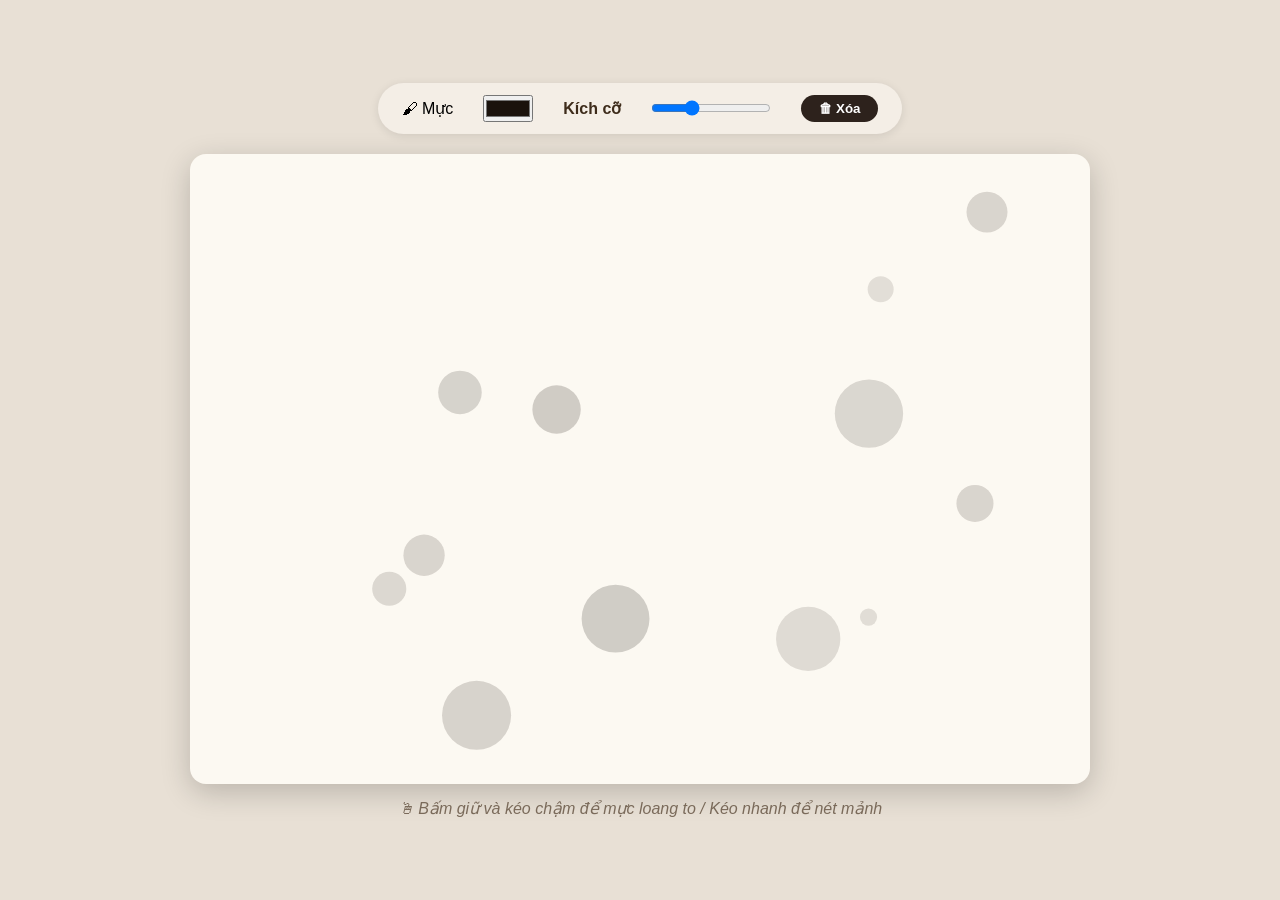
<file: TestMucLoang/muc2.html>
<!doctype html>
<html lang="vi">
  <head>
    <meta charset="UTF-8" />
    <meta name="viewport" content="width=device-width, initial-scale=1.0" />
    <title>Mực thủy mặc thuần túy</title>
    <style>
      * {
        margin: 0;
        padding: 0;
        box-sizing: border-box;
      }
      body {
        background: #e8e0d5;
        display: flex;
        flex-direction: column;
        align-items: center;
        justify-content: center;
        height: 100vh;
        font-family: "Segoe UI", sans-serif;
      }
      .toolbar {
        background: #f4eee6;
        padding: 12px 24px;
        border-radius: 50px;
        box-shadow: 0 2px 10px rgba(0, 0, 0, 0.1);
        margin-bottom: 20px;
        display: flex;
        gap: 30px;
        align-items: center;
      }
      .toolbar button {
        background: #2d221c;
        color: white;
        border: none;
        padding: 6px 18px;
        border-radius: 30px;
        font-weight: 600;
        cursor: pointer;
      }
      .toolbar button:hover {
        background: #4d3a30;
      }
      .toolbar label {
        font-weight: 600;
        color: #3e2c1b;
      }
      .toolbar input[type="range"] {
        width: 120px;
      }
      canvas {
        background: #fcf9f2;
        border-radius: 16px;
        box-shadow: 0 8px 30px rgba(0, 0, 0, 0.2);
        width: 90vw;
        max-width: 900px;
        height: 70vh;
        cursor: crosshair;
        touch-action: none; /* Hỗ trợ cảm ứng */
      }
      .hint {
        margin-top: 15px;
        color: #7a6a5a;
        font-style: italic;
      }
    </style>
  </head>
  <body>
    <div class="toolbar">
      <span>🖌 Mực</span>
      <input type="color" id="colorPick" value="#1a120c" />
      <label>Kích cỡ</label>
      <input type="range" id="sizePick" min="2" max="40" value="14" />
      <button id="clearBtn">🗑 Xóa</button>
    </div>

    <canvas id="canvas"></canvas>
    <div class="hint">
      🖱 Bấm giữ và kéo chậm để mực loang to / Kéo nhanh để nét mảnh
    </div>

    <script>
      // --- Lấy canvas và context ---
      const canvas = document.getElementById("canvas");
      const ctx = canvas.getContext("2d");
      const colorPick = document.getElementById("colorPick");
      const sizePick = document.getElementById("sizePick");
      const clearBtn = document.getElementById("clearBtn");

      // --- Thiết lập kích thước canvas chuẩn ---
      function resizeCanvas() {
        const rect = canvas.getBoundingClientRect();
        canvas.width = rect.width * (window.devicePixelRatio || 1);
        canvas.height = rect.height * (window.devicePixelRatio || 1);
        ctx.scale(window.devicePixelRatio || 1, window.devicePixelRatio || 1);
        // Lưu kích thước logic để tọa độ chuột khớp
        canvas._w = rect.width;
        canvas._h = rect.height;
      }
      // Gọi resize và gán lại khi thay đổi cửa sổ
      window.addEventListener("resize", resizeCanvas);
      resizeCanvas();

      // --- Biến vẽ ---
      let isDrawing = false;
      let lastX = 0,
        lastY = 0;
      let lastTime = 0;
      let currentColor = "#1a120c";
      let currentSize = 14;

      // --- Hàm vẽ một "đốm mực" loang (có hạt) ---
      function drawInkDot(x, y, radius, color) {
        // 1. Vẽ lõi đậm ở giữa
        const gradient = ctx.createRadialGradient(x, y, 0, x, y, radius);
        gradient.addColorStop(0, color);
        gradient.addColorStop(0.7, color);
        gradient.addColorStop(1, color + "30"); // mờ dần ở viền

        ctx.beginPath();
        ctx.arc(x, y, radius, 0, Math.PI * 2);
        ctx.fillStyle = gradient;
        ctx.fill();

        // 2. Thêm các hạt mực lấm tấm xung quanh (tạo cảm giác giấy thấm)
        for (let i = 0; i < 6; i++) {
          const angle = Math.random() * Math.PI * 2;
          const dist = radius * (0.5 + Math.random() * 0.8);
          const dotX = x + Math.cos(angle) * dist;
          const dotY = y + Math.sin(angle) * dist;
          const dotR = 0.5 + Math.random() * 3;
          ctx.beginPath();
          ctx.arc(dotX, dotY, dotR, 0, Math.PI * 2);
          ctx.fillStyle =
            color +
            Math.floor(40 + Math.random() * 60)
              .toString(16)
              .padStart(2, "0");
          ctx.fill();
        }
      }

      // --- Hàm vẽ nét chính (nối từ điểm cũ đến điểm mới) ---
      function drawStroke(x1, y1, x2, y2, size, color) {
        // Vẽ đường nối mượt
        ctx.beginPath();
        ctx.moveTo(x1, y1);
        ctx.lineTo(x2, y2);
        ctx.strokeStyle = color;
        ctx.lineWidth = size * 0.9;
        ctx.lineCap = "round";
        ctx.lineJoin = "round";
        ctx.stroke();

        // Vẽ đốm mực tại điểm cuối (để tạo độ loang)
        drawInkDot(x2, y2, size * 0.8, color);
      }

      // --- Sự kiện bắt đầu vẽ ---
      canvas.addEventListener("mousedown", (e) => {
        isDrawing = true;
        const rect = canvas.getBoundingClientRect();
        const x = e.clientX - rect.left;
        const y = e.clientY - rect.top;
        lastX = x;
        lastY = y;
        lastTime = Date.now();
        currentColor = colorPick.value;
        currentSize = parseInt(sizePick.value, 10);

        // Vẽ một chấm tròn tại điểm bắt đầu (giọt mực)
        drawInkDot(x, y, currentSize * 0.7, currentColor);
      });

      canvas.addEventListener("mousemove", (e) => {
        if (!isDrawing) return;

        const rect = canvas.getBoundingClientRect();
        const x = e.clientX - rect.left;
        const y = e.clientY - rect.top;
        const now = Date.now();

        // Tính tốc độ vẽ (khoảng cách / thời gian)
        const dx = x - lastX;
        const dy = y - lastY;
        const dist = Math.sqrt(dx * dx + dy * dy);
        const dt = now - lastTime;

        let size = currentSize;
        if (dt > 0 && dist > 0) {
          const speed = dist / dt; // pixel / ms
          // Vẽ càng chậm (speed nhỏ), mực càng loang (size to)
          // Vẽ nhanh thì nét mảnh
          const adaptiveSize = currentSize * (1 - Math.min(speed * 0.15, 0.8));
          size = Math.max(2, adaptiveSize);
        }

        // Vẽ nét từ điểm cũ đến điểm mới
        drawStroke(lastX, lastY, x, y, size, currentColor);

        // Cập nhật lại điểm cuối
        lastX = x;
        lastY = y;
        lastTime = now;
      });

      // --- Kết thúc vẽ ---
      window.addEventListener("mouseup", () => {
        if (isDrawing) {
          isDrawing = false;
          // Thêm một chút "mực thừa" ở cuối nét để tạo cảm giác bút nhấc khỏi giấy
          if (lastX && lastY) {
            drawInkDot(
              lastX + (Math.random() - 0.5) * 10,
              lastY + (Math.random() - 0.5) * 10,
              currentSize * 0.5,
              currentColor,
            );
          }
        }
      });

      // --- Xóa canvas ---
      clearBtn.addEventListener("click", () => {
        // Làm trống và đặt lại nền trắng
        ctx.clearRect(0, 0, canvas.width, canvas.height);
      });

      // --- Hỗ trợ cảm ứng (Touch) ---
      canvas.addEventListener(
        "touchstart",
        (e) => {
          e.preventDefault();
          const touch = e.touches[0];
          const rect = canvas.getBoundingClientRect();
          const x = touch.clientX - rect.left;
          const y = touch.clientY - rect.top;
          isDrawing = true;
          lastX = x;
          lastY = y;
          lastTime = Date.now();
          currentColor = colorPick.value;
          currentSize = parseInt(sizePick.value, 10);
          drawInkDot(x, y, currentSize * 0.7, currentColor);
        },
        { passive: false },
      );

      canvas.addEventListener(
        "touchmove",
        (e) => {
          e.preventDefault();
          if (!isDrawing) return;
          const touch = e.touches[0];
          const rect = canvas.getBoundingClientRect();
          const x = touch.clientX - rect.left;
          const y = touch.clientY - rect.top;
          const now = Date.now();

          const dx = x - lastX;
          const dy = y - lastY;
          const dist = Math.sqrt(dx * dx + dy * dy);
          const dt = now - lastTime;
          let size = currentSize;
          if (dt > 0 && dist > 0) {
            const speed = dist / dt;
            const adaptiveSize =
              currentSize * (1 - Math.min(speed * 0.15, 0.8));
            size = Math.max(2, adaptiveSize);
          }
          drawStroke(lastX, lastY, x, y, size, currentColor);
          lastX = x;
          lastY = y;
          lastTime = now;
        },
        { passive: false },
      );

      canvas.addEventListener(
        "touchend",
        (e) => {
          e.preventDefault();
          isDrawing = false;
          if (lastX && lastY) {
            drawInkDot(
              lastX + (Math.random() - 0.5) * 10,
              lastY + (Math.random() - 0.5) * 10,
              currentSize * 0.5,
              currentColor,
            );
          }
        },
        { passive: false },
      );

      // --- Tạo một vài đốm mực mẫu để trang đẹp hơn khi load ---
      setTimeout(() => {
        const w = canvas._w || 800;
        const h = canvas._h || 500;
        for (let i = 0; i < 12; i++) {
          const x = 50 + Math.random() * (w - 100);
          const y = 50 + Math.random() * (h - 100);
          const r = 5 + Math.random() * 30;
          const alpha = 0.05 + Math.random() * 0.15;
          ctx.beginPath();
          ctx.arc(x, y, r, 0, Math.PI * 2);
          ctx.fillStyle = `rgba(26,18,12,${alpha})`;
          ctx.fill();
        }
      }, 300);

      console.log("✅ Sẵn sàng! Hãy vẽ thử nhé.");
    </script>
  </body>
</html>
</file>
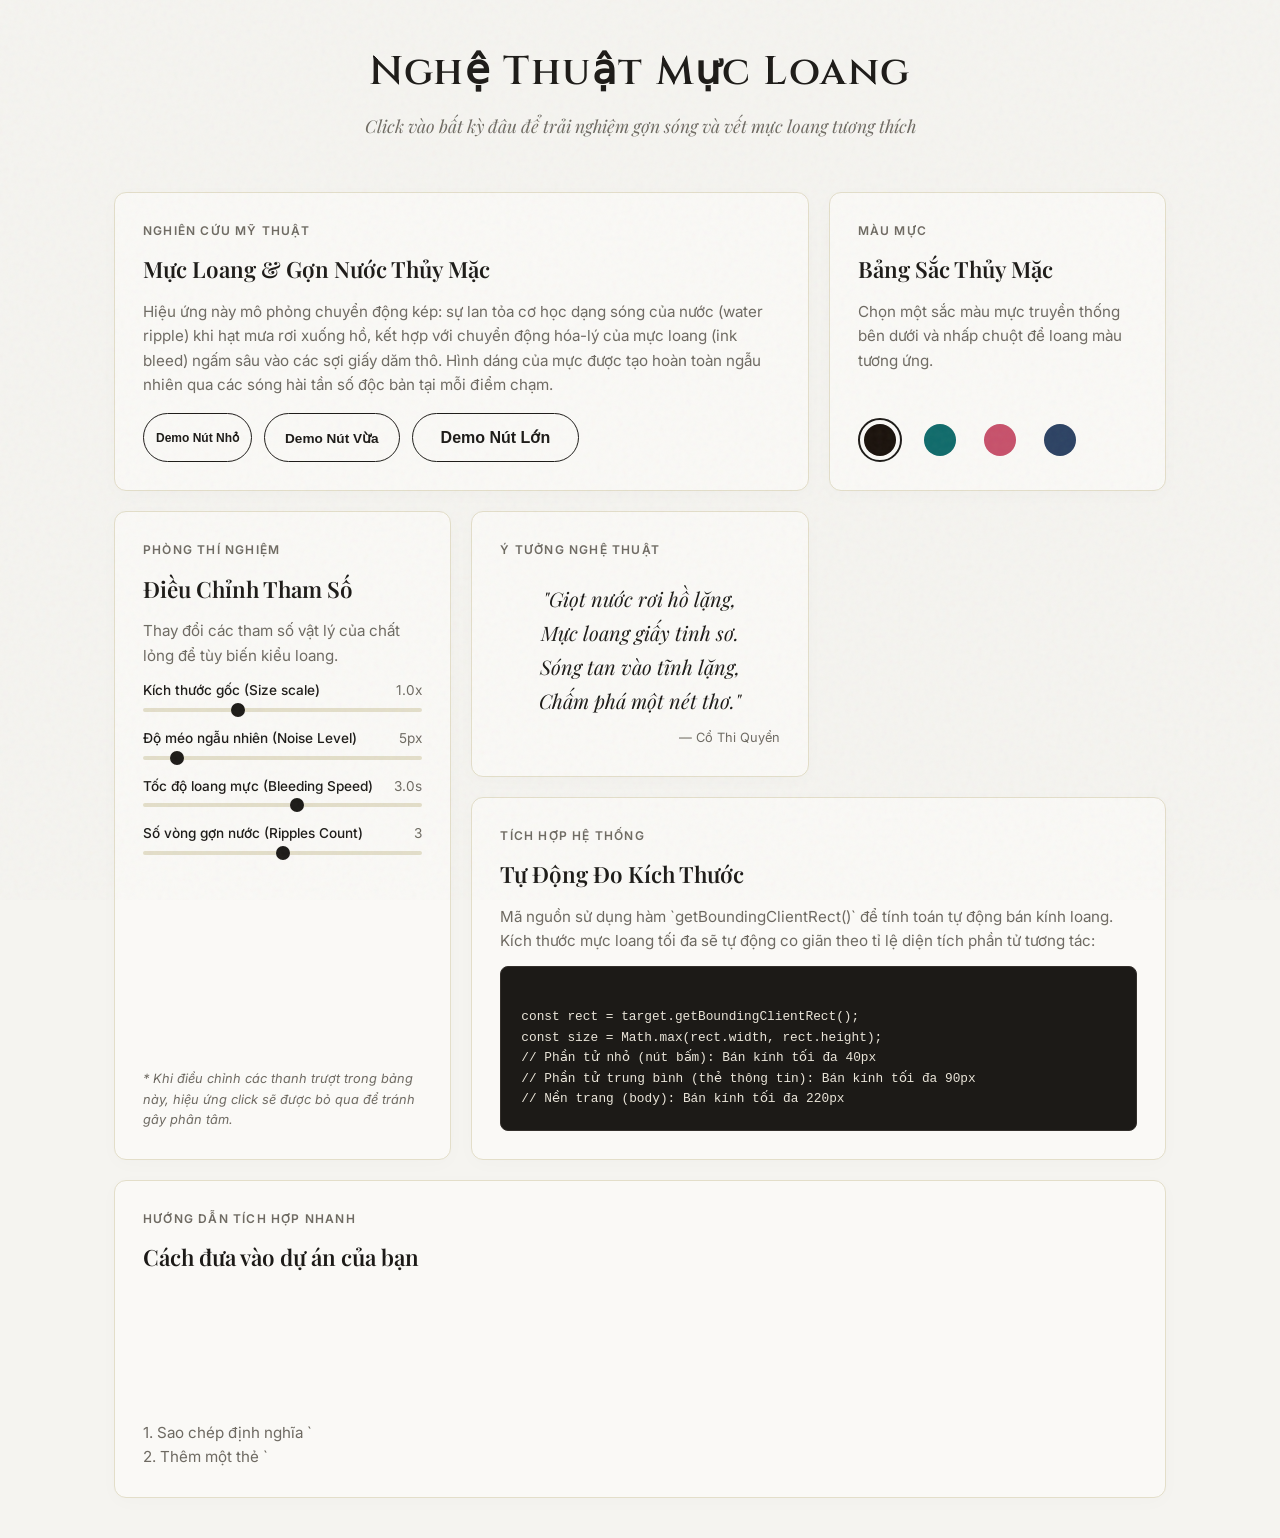
<file: TestMucLoang/muc3.html>
<!DOCTYPE html>
<html lang="vi">
<head>
  <meta charset="UTF-8">
  <meta name="viewport" content="width=device-width, initial-scale=1.0">
  <title>Hiệu Ứng Thủy Mặc & Gợn Sóng Nước - Premium</title>
  
  <!-- Google Fonts: Editorial Serif and Clean Sans -->
  <link rel="preconnect" href="https://fonts.googleapis.com">
  <link rel="preconnect" href="https://fonts.gstatic.com" crossorigin>
  <link href="https://fonts.googleapis.com/css2?family=Cinzel:wght@400;600;700&family=Inter:wght@300;400;500;600&family=Playfair+Display:ital,wght@0,500;0,700;1,400&display=swap" rel="stylesheet">
  
  <style>
    /* SYSTEM DESIGN & VARIABLES */
    :root {
      --bg-paper: #f5f4f0;      /* Màu nền giấy xơ mịn */
      --card-bg: #faf9f6;      /* Nền thẻ phụ sáng */
      --text-charcoal: #1c1a17; /* Màu chữ mực đen carbon */
      --text-muted: #6e6a62;    /* Chữ phụ màu tro xám */
      --border-color: #e3dec9;  /* Đường viền mỏng mộc mạc */
      
      /* Preset Colors */
      --color-charcoal: #1a120c;
      --color-teal: #106b6b;
      --color-sakura: #c7516b;
      --color-indigo: #2c4263;
      
      --font-serif: 'Playfair Display', Georgia, serif;
      --font-title: 'Cinzel', serif;
      --font-sans: 'Inter', system-ui, sans-serif;
    }

    * {
      box-sizing: border-box;
      margin: 0;
      padding: 0;
    }

    body {
      background-color: var(--bg-paper);
      color: var(--text-charcoal);
      font-family: var(--font-sans);
      min-height: 100vh;
      overflow-x: hidden;
      position: relative;
      line-height: 1.6;
    }

    /* TACTILE NOISE OVERLAY - Tạo chất liệu giấy nhám mịn cao cấp */
    body::before {
      content: "";
      position: fixed;
      top: 0;
      left: 0;
      width: 100vw;
      height: 100vh;
      opacity: 0.045;
      pointer-events: none;
      z-index: 9999;
      background-image: url("data:image/svg+xml,%3Csvg viewBox='0 0 200 200' xmlns='http://www.w3.org/2000/svg'%3E%3Cfilter id='noiseFilter'%3E%3CfeTurbulence type='fractalNoise' baseFrequency='0.85' numOctaves='3' stitchTiles='stitch'/%3E%3C/filter%3E%3Crect width='100%25' height='100%25' filter='url(%23noiseFilter)'/%3E%3C/svg%3E");
    }

    /* GLOBAL CANVAS - Phủ toàn bộ màn hình để vẽ hiệu ứng */
    #ink-canvas {
      position: fixed;
      top: 0;
      left: 0;
      width: 100%;
      height: 100%;
      pointer-events: none;
      z-index: 900;
      /* Áp dụng SVG Filter để làm méo nét mực loang và tạo wet-edge */
      filter: url(#ink-bleed-filter);
    }

    /* LAYOUT: BENTO GRID CONTAINER */
    .container {
      max-width: 1100px;
      margin: 0 auto;
      padding: 40px 24px;
      display: flex;
      flex-direction: column;
      gap: 32px;
      position: relative;
      z-index: 10;
    }

    /* HEADER */
    header {
      text-align: center;
      margin-bottom: 20px;
    }

    header h1 {
      font-family: var(--font-title);
      font-size: 2.5rem;
      font-weight: 600;
      letter-spacing: 0.04em;
      margin-bottom: 8px;
    }

    header p {
      font-family: var(--font-serif);
      font-style: italic;
      color: var(--text-muted);
      font-size: 1.1rem;
    }

    /* BENTO GRID */
    .bento-grid {
      display: grid;
      grid-template-columns: repeat(3, 1fr);
      gap: 20px;
    }

    /* BASE BENTO CARD */
    .bento-card {
      background: var(--card-bg);
      border: 1px solid var(--border-color);
      border-radius: 12px;
      padding: 28px;
      display: flex;
      flex-direction: column;
      justify-content: space-between;
      position: relative;
      overflow: hidden;
      box-shadow: 0 4px 20px rgba(28, 26, 23, 0.02);
      transition: transform 0.4s cubic-bezier(0.16, 1, 0.3, 1), 
                  box-shadow 0.4s cubic-bezier(0.16, 1, 0.3, 1);
      cursor: pointer;
    }

    .bento-card:hover {
      transform: translateY(-2px);
      box-shadow: 0 10px 30px rgba(28, 26, 23, 0.05);
    }

    /* GRID SPANS */
    .span-2-x {
      grid-column: span 2;
    }
    .span-2-y {
      grid-row: span 2;
    }
    .span-full {
      grid-column: span 3;
    }

    /* CARD CONTENT STYLING */
    .card-label {
      font-size: 0.75rem;
      font-weight: 600;
      letter-spacing: 0.1em;
      text-transform: uppercase;
      color: var(--text-muted);
      margin-bottom: 12px;
      display: block;
    }

    .card-title {
      font-family: var(--font-serif);
      font-size: 1.4rem;
      font-weight: 600;
      margin-bottom: 12px;
    }

    .card-body {
      font-size: 0.95rem;
      color: var(--text-muted);
      max-width: 65ch; /* Giới hạn độ rộng ký tự theo chuẩn typography */
    }

    /* INK PRESET SELECTOR */
    .preset-container {
      display: flex;
      gap: 16px;
      margin-top: 16px;
      flex-wrap: wrap;
    }

    .color-btn {
      width: 44px;
      height: 44px;
      border-radius: 50%;
      border: 2px solid transparent;
      cursor: pointer;
      display: flex;
      align-items: center;
      justify-content: center;
      transition: transform 0.2s ease, border-color 0.2s ease;
      position: relative;
    }

    .color-btn:hover {
      transform: scale(1.1);
    }

    .color-btn.active {
      border-color: var(--text-charcoal);
    }

    .color-btn::after {
      content: "";
      width: 32px;
      height: 32px;
      border-radius: 50%;
      display: block;
    }

    .btn-charcoal::after { background-color: var(--color-charcoal); }
    .btn-teal::after { background-color: var(--color-teal); }
    .btn-sakura::after { background-color: var(--color-sakura); }
    .btn-indigo::after { background-color: var(--color-indigo); }

    /* CONTROLS SANDBOX (Không kích hoạt mực lan rộng khi bấm các input này) */
    .control-panel {
      display: flex;
      flex-direction: column;
      gap: 16px;
      margin-top: 12px;
      cursor: default;
    }

    .control-group {
      display: flex;
      flex-direction: column;
      gap: 6px;
    }

    .control-group label {
      font-size: 0.85rem;
      font-weight: 500;
      color: var(--text-charcoal);
      display: flex;
      justify-content: space-between;
    }

    .control-group label span {
      color: var(--text-muted);
      font-weight: 400;
    }

    .control-group input[type="range"] {
      -webkit-appearance: none;
      width: 100%;
      height: 4px;
      border-radius: 2px;
      background: var(--border-color);
      outline: none;
    }

    .control-group input[type="range"]::-webkit-slider-thumb {
      -webkit-appearance: none;
      appearance: none;
      width: 14px;
      height: 14px;
      border-radius: 50%;
      background: var(--text-charcoal);
      cursor: pointer;
      transition: transform 0.1s ease;
    }

    .control-group input[type="range"]::-webkit-slider-thumb:hover {
      transform: scale(1.2);
    }

    /* BUTTONS DEMO */
    .button-group {
      display: flex;
      gap: 12px;
      margin-top: 16px;
      flex-wrap: wrap;
    }

    .btn-demo {
      padding: 10px 20px;
      border-radius: 30px;
      border: 1px solid var(--text-charcoal);
      background: transparent;
      color: var(--text-charcoal);
      font-size: 0.85rem;
      font-weight: 600;
      cursor: pointer;
      transition: background 0.3s ease, color 0.3s ease;
    }

    .btn-demo:hover {
      background: var(--text-charcoal);
      color: var(--bg-paper);
    }

    .btn-demo.btn-small {
      padding: 6px 12px;
      font-size: 0.75rem;
    }

    /* CODE INTERACTIVE CARD */
    .code-box {
      background: #1c1a17;
      color: #eae5d9;
      padding: 20px;
      border-radius: 8px;
      font-family: monospace;
      font-size: 0.8rem;
      overflow-x: auto;
      margin-top: 12px;
      border: 1px solid #332f2b;
      white-space: pre-wrap;
      word-break: break-all;
    }

    .quote-box {
      font-family: var(--font-serif);
      font-size: 1.25rem;
      font-style: italic;
      line-height: 1.7;
      text-align: center;
      margin: auto 0;
      padding: 10px 0;
    }

    /* RESPONSIVE LAYOUT */
    @media (max-width: 900px) {
      .bento-grid {
        grid-template-columns: repeat(2, 1fr);
      }
      .span-2-x {
        grid-column: span 2;
      }
      .span-full {
        grid-column: span 2;
      }
    }

    @media (max-width: 600px) {
      .bento-grid {
        grid-template-columns: 1fr;
      }
      .span-2-x, .span-full {
        grid-column: span 1;
      }
      header h1 {
        font-size: 1.8rem;
      }
    }
  </style>
</head>
<body>

  <!-- BACKGROUND SVG FILTER FOR REALISTIC INK-BLEED EFFECTS -->
  <svg style="position: absolute; width: 0; height: 0; pointer-events: none;">
    <defs>
      <!-- Bộ lọc chính cho vết mực loang -->
      <filter id="ink-bleed-filter" x="-20%" y="-20%" width="140%" height="140%">
        <!-- Tạo nhiễu hạt động để làm méo đường tròn -->
        <feTurbulence type="fractalNoise" baseFrequency="0.05" numOctaves="4" result="noise" />
        
        <!-- Bẻ cong biên hình tròn dựa trên nhiễu fractal -->
        <feDisplacementMap in="SourceGraphic" in2="noise" scale="5" xChannelSelector="R" yChannelSelector="G" result="displaced" />
        
        <!-- Tăng tương phản của kênh Alpha để tạo viền cô đặc mực (Wet-Edge) -->
        <feColorMatrix type="matrix" values="
          1 0 0 0 0
          0 1 0 0 0
          0 0 1 0 0
          0 0 0 18 -6
        " result="sharp" />
        
        <!-- Tạo lớp loang nhẹ mờ nhạt bao quanh lớp nhân đậm -->
        <feGaussianBlur in="displaced" stdDeviation="3.5" result="blur" />
        <feColorMatrix type="matrix" values="
          1 0 0 0 0
          0 1 0 0 0
          0 0 1 0 0
          0 0 0 1.2 0
        " result="soft-bleed" />

        <!-- Trộn lớp nhân sắc nét và lớp rìa mờ ảo lại với nhau -->
        <feMerge>
          <feMergeNode in="soft-bleed" />
          <feMergeNode in="sharp" />
        </feMerge>
      </filter>
    </defs>
  </svg>

  <!-- EFFECT CANVAS LAYER -->
  <canvas id="ink-canvas"></canvas>

  <div class="container">
    <header>
      <h1>Nghệ Thuật Mực Loang</h1>
      <p>Click vào bất kỳ đâu để trải nghiệm gợn sóng và vết mực loang tương thích</p>
    </header>

    <main class="bento-grid">
      
      <!-- CARD 1: OVERVIEW -->
      <div class="bento-card span-2-x">
        <div>
          <span class="card-label">Nghiên Cứu Mỹ Thuật</span>
          <h2 class="card-title">Mực Loang & Gợn Nước Thủy Mặc</h2>
          <p class="card-body">
            Hiệu ứng này mô phỏng chuyển động kép: sự lan tỏa cơ học dạng sóng của nước (water ripple) khi hạt mưa rơi xuống hồ, kết hợp với chuyển động hóa-lý của mực loang (ink bleed) ngấm sâu vào các sợi giấy dăm thô. Hình dáng của mực được tạo hoàn toàn ngẫu nhiên qua các sóng hài tần số độc bản tại mỗi điểm chạm.
          </p>
        </div>
        <div class="button-group">
          <button class="btn-demo btn-small">Demo Nút Nhỏ</button>
          <button class="btn-demo">Demo Nút Vừa</button>
          <button class="btn-demo" style="padding: 14px 28px; font-size: 1rem;">Demo Nút Lớn</button>
        </div>
      </div>

      <!-- CARD 2: PRESETS (COLOR PICKER) -->
      <div class="bento-card">
        <div>
          <span class="card-label">Màu Mực</span>
          <h2 class="card-title">Bảng Sắc Thủy Mặc</h2>
          <p class="card-body">Chọn một sắc màu mực truyền thống bên dưới và nhấp chuột để loang màu tương ứng.</p>
        </div>
        <div class="preset-container">
          <div class="color-btn btn-charcoal active" data-color="#1a120c" title="Mực Đen Tàu"></div>
          <div class="color-btn btn-teal" data-color="#106b6b" title="Xanh Ngọc Bích"></div>
          <div class="color-btn btn-sakura" data-color="#c7516b" title="Hồng Hoa Đào"></div>
          <div class="color-btn btn-indigo" data-color="#2c4263" title="Mực Chàm Cổ"></div>
        </div>
      </div>

      <!-- CARD 3: SENSITIVE CONTROLS -->
      <div class="bento-card span-2-y">
        <div>
          <span class="card-label">Phòng Thí Nghiệm</span>
          <h2 class="card-title">Điều Chỉnh Tham Số</h2>
          <p class="card-body">Thay đổi các tham số vật lý của chất lỏng để tùy biến kiểu loang.</p>
          
          <div class="control-panel" id="ui-panel">
            <div class="control-group">
              <label>Kích thước gốc (Size scale) <span id="val-size">1.0x</span></label>
              <input type="range" id="param-size" min="0.5" max="2.0" step="0.1" value="1.0">
            </div>

            <div class="control-group">
              <label>Độ méo ngẫu nhiên (Noise Level) <span id="val-noise">5px</span></label>
              <input type="range" id="param-noise" min="1" max="40" step="1" value="5">
            </div>

            <div class="control-group">
              <label>Tốc độ loang mực (Bleeding Speed) <span id="val-bleed-speed">3.0s</span></label>
              <input type="range" id="param-bleed-speed" min="0.5" max="5.0" step="0.1" value="3.0">
            </div>

            <div class="control-group">
              <label>Số vòng gợn nước (Ripples Count) <span id="val-ripples">3</span></label>
              <input type="range" id="param-ripples" min="1" max="5" step="1" value="3">
            </div>
          </div>
        </div>
        <div style="margin-top: 20px;">
          <p class="card-body" style="font-size: 0.8rem; font-style: italic;">
            * Khi điều chỉnh các thanh trượt trong bảng này, hiệu ứng click sẽ được bỏ qua để tránh gây phân tâm.
          </p>
        </div>
      </div>

      <!-- CARD 4: POETRY / INSPO -->
      <div class="bento-card">
        <span class="card-label">Ý Tưởng Nghệ Thuật</span>
        <div class="quote-box">
          "Giọt nước rơi hồ lặng,<br>
          Mực loang giấy tinh sơ.<br>
          Sóng tan vào tĩnh lặng,<br>
          Chấm phá một nét thơ."
        </div>
        <div style="font-size: 0.8rem; text-align: right; color: var(--text-muted);">
          — Cổ Thi Quyển
        </div>
      </div>

      <!-- CARD 5: TECHNICAL CODE -->
      <div class="bento-card span-2-x">
        <div>
          <span class="card-label">Tích Hợp Hệ Thống</span>
          <h2 class="card-title">Tự Động Đo Kích Thước</h2>
          <p class="card-body">
            Mã nguồn sử dụng hàm `getBoundingClientRect()` để tính toán tự động bán kính loang. Kích thước mực loang tối đa sẽ tự động co giãn theo tỉ lệ diện tích phần tử tương tác:
          </p>
          <div class="code-box">
const rect = target.getBoundingClientRect();
const size = Math.max(rect.width, rect.height);
// Phần tử nhỏ (nút bấm): Bán kính tối đa 40px
// Phần tử trung bình (thẻ thông tin): Bán kính tối đa 90px
// Nền trang (body): Bán kính tối đa 220px</div>
        </div>
      </div>

      <!-- CARD 6: CODE EMBED AND INTEGRATION -->
      <div class="bento-card span-full">
        <div>
          <span class="card-label">Hướng Dẫn Tích Hợp Nhanh</span>
          <h2 class="card-title">Cách đưa vào dự án của bạn</h2>
          <p class="card-body">
            1. Sao chép định nghĩa `<svg>` chứa bộ lọc `#ink-bleed-filter` đặt vào cuối file HTML của bạn.<br>
            2. Thêm một thẻ `<canvas id="ink-canvas">` toàn màn hình với style `pointer-events: none` và bộ lọc CSS `filter: url(#ink-bleed-filter)`.<br>
            3. Khởi tạo mã nguồn Javascript ở cuối trang để nghe các tương tác nhấp chuột.
          </p>
        </div>
      </div>

    </main>
  </div>

  <!-- JAVASCRIPT LOGIC -->
  <script>
    // ----------------------------------------------------
    // CONSTANTS & EFFECT PARAMS (Liên kết trực tiếp với UI Sliders)
    // ----------------------------------------------------
    const params = {
      sizeScale: 1.0,
      noiseScale: 5,
      bleedDuration: 3.0, // Giây (loang chậm 3 giây như người dùng yêu cầu)
      rippleCount: 3,
      currentColor: '#1a120c'
    };

    // Lắng nghe thay đổi UI Sliders
    const paramSizeInput = document.getElementById('param-size');
    const paramNoiseInput = document.getElementById('param-noise');
    const paramBleedInput = document.getElementById('param-bleed-speed');
    const paramRipplesInput = document.getElementById('param-ripples');

    const valSize = document.getElementById('val-size');
    const valNoise = document.getElementById('val-noise');
    const valBleedSpeed = document.getElementById('val-bleed-speed');
    const valRipples = document.getElementById('val-ripples');

    paramSizeInput.addEventListener('input', (e) => {
      params.sizeScale = parseFloat(e.target.value);
      valSize.textContent = params.sizeScale.toFixed(1) + 'x';
    });
    paramNoiseInput.addEventListener('input', (e) => {
      params.noiseScale = parseInt(e.target.value);
      valNoise.textContent = params.noiseScale + 'px';
      // Cập nhật thuộc tính scale của SVG DisplacementMap động
      const dispMap = document.querySelector('#ink-bleed-filter feDisplacementMap');
      if (dispMap) dispMap.setAttribute('scale', params.noiseScale);
    });
    paramBleedInput.addEventListener('input', (e) => {
      params.bleedDuration = parseFloat(e.target.value);
      valBleedSpeed.textContent = params.bleedDuration.toFixed(1) + 's';
    });
    paramRipplesInput.addEventListener('input', (e) => {
      params.rippleCount = parseInt(e.target.value);
      valRipples.textContent = params.rippleCount;
    });

    // Preset màu
    const colorBtns = document.querySelectorAll('.color-btn');
    colorBtns.forEach(btn => {
      btn.addEventListener('click', (e) => {
        colorBtns.forEach(b => b.classList.remove('active'));
        btn.classList.add('active');
        params.currentColor = btn.getAttribute('data-color');
        
        // Không tạo vết loang lớn trên chính button màu để tránh rối mắt,
        // chỉ cập nhật biến màu và tạo một giọt loang rất nhỏ tại tâm nút.
        e.stopPropagation();
        const rect = btn.getBoundingClientRect();
        inkManager.addEffect(rect.left + rect.width/2, rect.top + rect.height/2, 25, params.currentColor);
      });
    });

    // Chặn hiệu ứng loang khi click vào bảng tinh chỉnh thông số
    document.getElementById('ui-panel').addEventListener('click', (e) => {
      e.stopPropagation();
    });
    document.getElementById('ui-panel').addEventListener('touchstart', (e) => {
      e.stopPropagation();
    });


    // ----------------------------------------------------
    // CLASS: CLICK EFFECT REPRESENTATION (Gồm Mực Loang + Gợn Sóng)
    // ----------------------------------------------------
    class ClickEffect {
      constructor(x, y, baseMaxRadius, color, scaleX = 1.0, scaleY = 1.0, numVertices = 90, historyLength = 15) {
        this.x = x;
        this.y = y;
        this.maxRadius = baseMaxRadius * params.sizeScale;
        this.color = color;
        this.scaleX = scaleX;
        this.scaleY = scaleY;
        this.numVertices = numVertices;
        this.maxHistoryLength = historyLength;
        this.progress = 0; // Chạy từ 0 đến 1
        
        // Tốc độ cập nhật dựa theo thời gian chạy mong muốn (Bleed Duration)
        this.speed = 0.016 / params.bleedDuration; 

        // Sóng nước phụ trợ (Water Ripples) - mỏng nhẹ làm nền bổ trợ
        this.ripples = [];
        const count = params.rippleCount;
        for (let i = 0; i < count; i++) {
          this.ripples.push({
            delay: (i * 0.16), 
            scale: 0,
            opacity: 0.25 - (i * 0.05)
          });
        }

        // Khởi tạo các sóng hài (harmonics) tạo hình méo ngẫu nhiên cho vòng mực chính
        this.harmonics = [];
        const numHarmonics = 6;
        for (let j = 0; j < numHarmonics; j++) {
          this.harmonics.push({
            amp: Math.random() * 0.15 + 0.05, // Biên độ méo cơ sở
            freq: Math.floor(Math.random() * 6) + 3, // Tần số méo (3 đến 8 đỉnh răng cưa)
            phase: Math.random() * Math.PI * 2, // Pha ban đầu
            spin: (Math.random() - 0.5) * 1.8 // Tốc độ xoắn xoay của nhánh méo khi lan ra
          });
        }

        // Lịch sử vị trí/bán kính để vẽ bóng mờ dần (Fading Trail) trên đường đi
        this.history = [];

        // Hạt bụi mực lấm tấm bắn ra (Tăng số lượng lên từ 8 đến 14 hạt để sinh động hơn)
        this.particles = [];
        const numParticles = Math.floor(Math.random() * 7) + 8;
        for (let k = 0; k < numParticles; k++) {
          const angle = Math.random() * Math.PI * 2;
          const speed = Math.random() * 3.0 + 1.2; // Tốc độ bắn đa dạng hơn
          this.particles.push({
            x: this.x,
            y: this.y,
            // Co giãn tốc độ bắn của hạt theo trục Oval của nút để tạo sự đồng bộ hình học
            vx: Math.cos(angle) * speed * this.scaleX,
            vy: Math.sin(angle) * speed * this.scaleY,
            radius: Math.random() * 2.2 + 0.5, // Kích thước hạt lấm tấm ngẫu nhiên từ nhỏ tới mịn
            opacity: 0.8,
            friction: 0.94
          });
        }
      }

      update() {
        this.progress += this.speed;
        
        // Bán kính cơ sở nở ra theo hàm ease-out-cubic
        const easeOutCubic = 1 - Math.pow(1 - this.progress, 3);
        this.currentBaseRadius = this.maxRadius * 0.78 * easeOutCubic;

        // Lưu trạng thái hiện tại vào lịch sử vết bóng mờ (chỉ lưu khi chưa kết thúc hoạt cảnh)
        if (this.progress < 1.0) {
          this.history.push({
            radius: this.currentBaseRadius,
            progress: this.progress,
            phaseOffset: this.progress * 0.6 // Gửi độ trễ pha để tạo hoạt ảnh morphing xoắn
          });
          if (this.history.length > this.maxHistoryLength) {
            this.history.shift();
          }
        }

        // Cập nhật gợn sóng nước nền
        this.ripples.forEach(r => {
          if (this.progress > r.delay) {
            const p = Math.min(1, (this.progress - r.delay) / (1 - r.delay));
            const easeOutQuart = 1 - Math.pow(1 - p, 4);
            r.scale = easeOutQuart;
            r.opacity = Math.max(0, (1 - p) * 0.25);
          }
        });

        // Cập nhật hạt bụi mực bắn
        this.particles.forEach(p => {
          p.x += p.vx;
          p.y += p.vy;
          p.vx *= p.friction;
          p.vy *= p.friction;
          p.opacity = Math.max(0, 1 - this.progress);
        });
      }

      // Hàm vẽ vòng mực méo theo tham số đầu vào
      drawRingShape(ctx, baseRadius, phaseOffset, opacity, baseLineWidth) {
        ctx.save();
        ctx.beginPath();
        ctx.strokeStyle = this.hexToRGBA(this.color, opacity);
        
        // Tỉ lệ hoàn thành của vòng vẽ này (dùng để tăng độ méo dần khi nở to)
        const currentProgress = baseRadius / (this.maxRadius * 0.78);
        ctx.lineWidth = baseLineWidth * (1 - currentProgress * 0.45); // Nét vẽ mảnh dần khi ra xa
        ctx.lineCap = 'round';
        ctx.lineJoin = 'round';

        const numVertices = this.numVertices; // Sử dụng số lượng đỉnh thích ứng hiệu năng
        for (let i = 0; i < numVertices; i++) {
          const theta = (i / numVertices) * Math.PI * 2;
          let noise = 0;
          
          this.harmonics.forEach(h => {
            // Độ méo răng cưa nhỏ ở gần tâm và lớn dần (méo chủ yếu ở viền) khi loang rộng
            const currentAmp = h.amp * (0.2 + 0.8 * currentProgress);
            // Xoay pha động làm hình dáng uốn lượn biến đổi liên tục khi lan ra
            noise += currentAmp * Math.sin(h.freq * theta + h.phase + h.spin * phaseOffset);
          });

          const r = baseRadius * (1 + noise);
          // Áp dụng scaleX và scaleY để biến dạng tròn thành hình bầu dục (oval) khớp với hình dạng của nút bấm
          const vx = this.x + Math.cos(theta) * r * this.scaleX;
          const vy = this.y + Math.sin(theta) * r * this.scaleY;

          if (i === 0) {
            ctx.moveTo(vx, vy);
          } else {
            ctx.lineTo(vx, vy);
          }
        }

        ctx.closePath();
        ctx.stroke();
        ctx.restore();
      }

      draw(ctx) {
        const mainOpacity = Math.max(0, 1 - this.progress);

        // 1. VẼ VẾT BÓNG MỜ DẦN (Trail History) phía sau đường đi
        this.history.forEach((state, idx) => {
          const ageFactor = idx / this.history.length; // 0 (cũ nhất) -> 1 (mới nhất)
          
          // Tạo độ mờ giảm dần cho các vết bóng phía sau rõ nét hơn một chút (offset 0.15, nhân hệ số 0.58)
          // Các vết bóng mờ hơn sẽ đi qua bộ lọc SVG tạo thành quầng loang màu nước (soft-bleed)
          const trailOpacity = mainOpacity * (0.15 + 0.85 * ageFactor) * 0.58;
          if (trailOpacity > 0.01) {
            this.drawRingShape(ctx, state.radius, state.phaseOffset, trailOpacity, 2.5); // Nét bóng to dày hơn (2.5px) để nhìn rõ rệt hơn
          }
        });

        // 2. VẼ VÒNG MỰC CHÍNH ĐANG LAN TỎA (Nét vẽ rõ nhất, có wet-edge sắc sảo)
        if (mainOpacity > 0.01) {
          this.drawRingShape(ctx, this.currentBaseRadius, this.progress * 0.6, mainOpacity, 4.0);
        }

        // 3. VẼ GỢN SÓNG NƯỚC ĐỒNG TÂM (Đường tròn phụ mờ mảnh làm nền)
        this.ripples.forEach(r => {
          if (this.progress > r.delay && r.scale > 0) {
            ctx.save();
            ctx.beginPath();
            const rad = this.maxRadius * r.scale;
            // Vẽ sóng nước gợn hình Oval đồng bộ với vết mực
            ctx.ellipse(this.x, this.y, rad * this.scaleX, rad * this.scaleY, 0, 0, Math.PI * 2);
            ctx.strokeStyle = this.hexToRGBA(this.color, r.opacity);
            ctx.lineWidth = 0.8 * (1 - r.scale) + 0.15;
            ctx.stroke();
            ctx.restore();
          }
        });

        // 4. VẼ HẠT MỰC BẮN RA (Bụi mực nhỏ lấm tấm)
        this.particles.forEach(p => {
          if (p.opacity > 0) {
            ctx.save();
            ctx.beginPath();
            ctx.arc(p.x, p.y, p.radius, 0, Math.PI * 2);
            ctx.fillStyle = this.hexToRGBA(this.color, p.opacity);
            ctx.fill();
            ctx.restore();
          }
        });
      }

      isFinished() {
        return this.progress >= 1.0;
      }

      // Hàm chuyển màu HEX sang RGBA
      hexToRGBA(hex, alpha) {
        let c;
        if (/^#([A-Fa-f0-9]{3}){1,2}$/.test(hex)) {
          c = hex.substring(1).split('');
          if (c.length == 3) {
            c = [c[0], c[0], c[1], c[1], c[2], c[2]];
          }
          c = '0x' + c.join('');
          return 'rgba(' + [(c >> 16) & 255, (c >> 8) & 255, c & 255].join(',') + ',' + alpha + ')';
        }
        return `rgba(26,18,12,${alpha})`;
      }
    }


    // ----------------------------------------------------
    // CLASS: INK CANVAS MANAGER (Quản lý Render Loop toàn cục)
    // ----------------------------------------------------
    class InkCanvasManager {
      constructor(canvasId) {
        this.canvas = document.getElementById(canvasId);
        this.ctx = this.canvas.getContext('2d');
        this.effects = [];
        
        this.resize();
        window.addEventListener('resize', () => this.resize());
        
        this.loop();
      }

      resize() {
        // Tối ưu hóa độ nét trên màn hình Retina/High-DPI
        const dpr = window.devicePixelRatio || 1;
        this.canvas.width = window.innerWidth * dpr;
        this.canvas.height = window.innerHeight * dpr;
        this.canvas.style.width = window.innerWidth + 'px';
        this.canvas.style.height = window.innerHeight + 'px';
        this.ctx.scale(dpr, dpr);
      }

      addEffect(x, y, maxRadius, color, scaleX = 1.0, scaleY = 1.0) {
        // TỐI ƯU HIỆU NĂNG: Nếu người dùng click liên tục nhanh, ta gia tốc
        // tốc độ phai màu của các hiệu ứng cũ để giải phóng tài nguyên CPU sớm hơn.
        if (this.effects.length >= 3) {
          this.effects.forEach((fx, idx) => {
            if (idx < this.effects.length - 1) {
              fx.speed = fx.speed * 2.2; // Tăng tốc phai màu gấp đôi cho hiệu ứng cũ
            }
          });
        }

        // Khống chế cứng số lượng hiệu ứng vẽ đồng thời để không bị giật lag
        if (this.effects.length >= 4) {
          this.effects.shift(); // Xóa hẳn hiệu ứng cũ nhất lập tức
        }

        // TỰ ĐỘNG THÍCH ỨNG HIỆU NĂNG (Adaptive Performance Scaling):
        // Giảm độ phức tạp vẽ (số đỉnh và độ dài trail bóng mờ) khi có nhiều hiệu ứng cùng hoạt động.
        let numVertices = 90;
        let historyLength = 15;

        if (this.effects.length >= 2) {
          numVertices = 60;   // Giảm 33% số đỉnh vẽ đa giác
          historyLength = 8;  // Rút ngắn 47% chiều dài trail
        } else if (this.effects.length >= 3) {
          numVertices = 45;   // Giảm 50% số đỉnh vẽ
          historyLength = 4;  // Rút ngắn tối đa quầng bóng mờ
        }

        this.effects.push(new ClickEffect(x, y, maxRadius, color, scaleX, scaleY, numVertices, historyLength));
      }

      loop() {
        // Xóa khung hình cũ
        this.ctx.clearRect(0, 0, this.canvas.width, this.canvas.height);

        // Vẽ và cập nhật từng hiệu ứng hoạt động
        for (let i = this.effects.length - 1; i >= 0; i--) {
          const fx = this.effects[i];
          fx.update();
          fx.draw(this.ctx);

          if (fx.isFinished()) {
            this.effects.splice(i, 1);
          }
        }

        requestAnimationFrame(() => this.loop());
      }
    }

    // Khởi tạo Ink Canvas Manager
    const inkManager = new InkCanvasManager('ink-canvas');


    // ----------------------------------------------------
    // LOGIC: ĐO KÍCH THƯỚC NỘI DUNG & KÍCH HOẠT HIỆU ỨNG (Có giới hạn tốc độ - Throttle)
    // ----------------------------------------------------
    let lastClickTime = 0;
    const CLICK_THROTTLE_MS = 100; // Mỗi click hợp lệ cách nhau tối thiểu 100ms để chống spam lag

    document.addEventListener('pointerdown', (e) => {
      const now = Date.now();
      if (now - lastClickTime < CLICK_THROTTLE_MS) {
        return; // Bỏ qua nhấp chuột quá nhanh liên tục để chống quá tải
      }
      lastClickTime = now;

      // Tọa độ click
      const x = e.clientX;
      const y = e.clientY;

      // Đo kích cỡ của phần tử nhận sự kiện click (e.target)
      const target = e.target;
      
      // Chặn hiệu ứng loang khi click vào bảng tinh chỉnh thông số hoặc các thanh trượt
      if (target.closest('#ui-panel')) {
        return;
      }
      if (target.closest('.color-btn')) {
        // Nút tròn chọn màu: Đã có xử lý sự kiện riêng tại hàm click
        return;
      }

      const rect = target.getBoundingClientRect();
      const width = rect.width;
      const height = rect.height;
      const diagonal = Math.sqrt(width * width + height * height);

      let maxRadius = 220; // Bán kính mặc định cho màn hình nền lớn
      let scaleX = 1.0;
      let scaleY = 1.0;

      // Nếu click vào một phần tử cụ thể (nút, thẻ hoặc liên kết)
      if (target && target !== document.body && target !== document.documentElement) {
        // Tính toán tỷ lệ co giãn Oval dựa trên hình dáng nút bấm, làm cho bầu dục tròn và mượt hơn
        // bằng cách pha trộn tỷ lệ khía cạnh thực tế (65%) với tỷ lệ tròn hoàn hảo (35%)
        const maxDim = Math.max(width, height);
        if (maxDim > 0) {
          scaleX = (width / maxDim) * 0.65 + 0.35;
          scaleY = (height / maxDim) * 0.65 + 0.35;
        }

        if (target.closest('.btn-demo') || target.tagName === 'BUTTON' || target.tagName === 'A') {
          // Kích thước dựa trên độ dài chữ và nút bấm, đảm bảo vết loang ít nhất to bằng nút bấm (diagonal * 0.58)
          maxRadius = Math.max(55, diagonal * 0.58);
        } else if (target.closest('.bento-card')) {
          // Click vào bên trong thẻ Bento (Đảm bảo độ phủ rộng ít nhất bằng thẻ)
          maxRadius = Math.max(100, diagonal * 0.4);
        }
      }

      // Kích hoạt hiệu ứng mực loang tại vị trí click chuột với tỷ lệ co giãn Oval phù hợp hình dạng nút
      inkManager.addEffect(x, y, maxRadius, params.currentColor, scaleX, scaleY);
    });

  </script>
</body>
</html>
</file>
